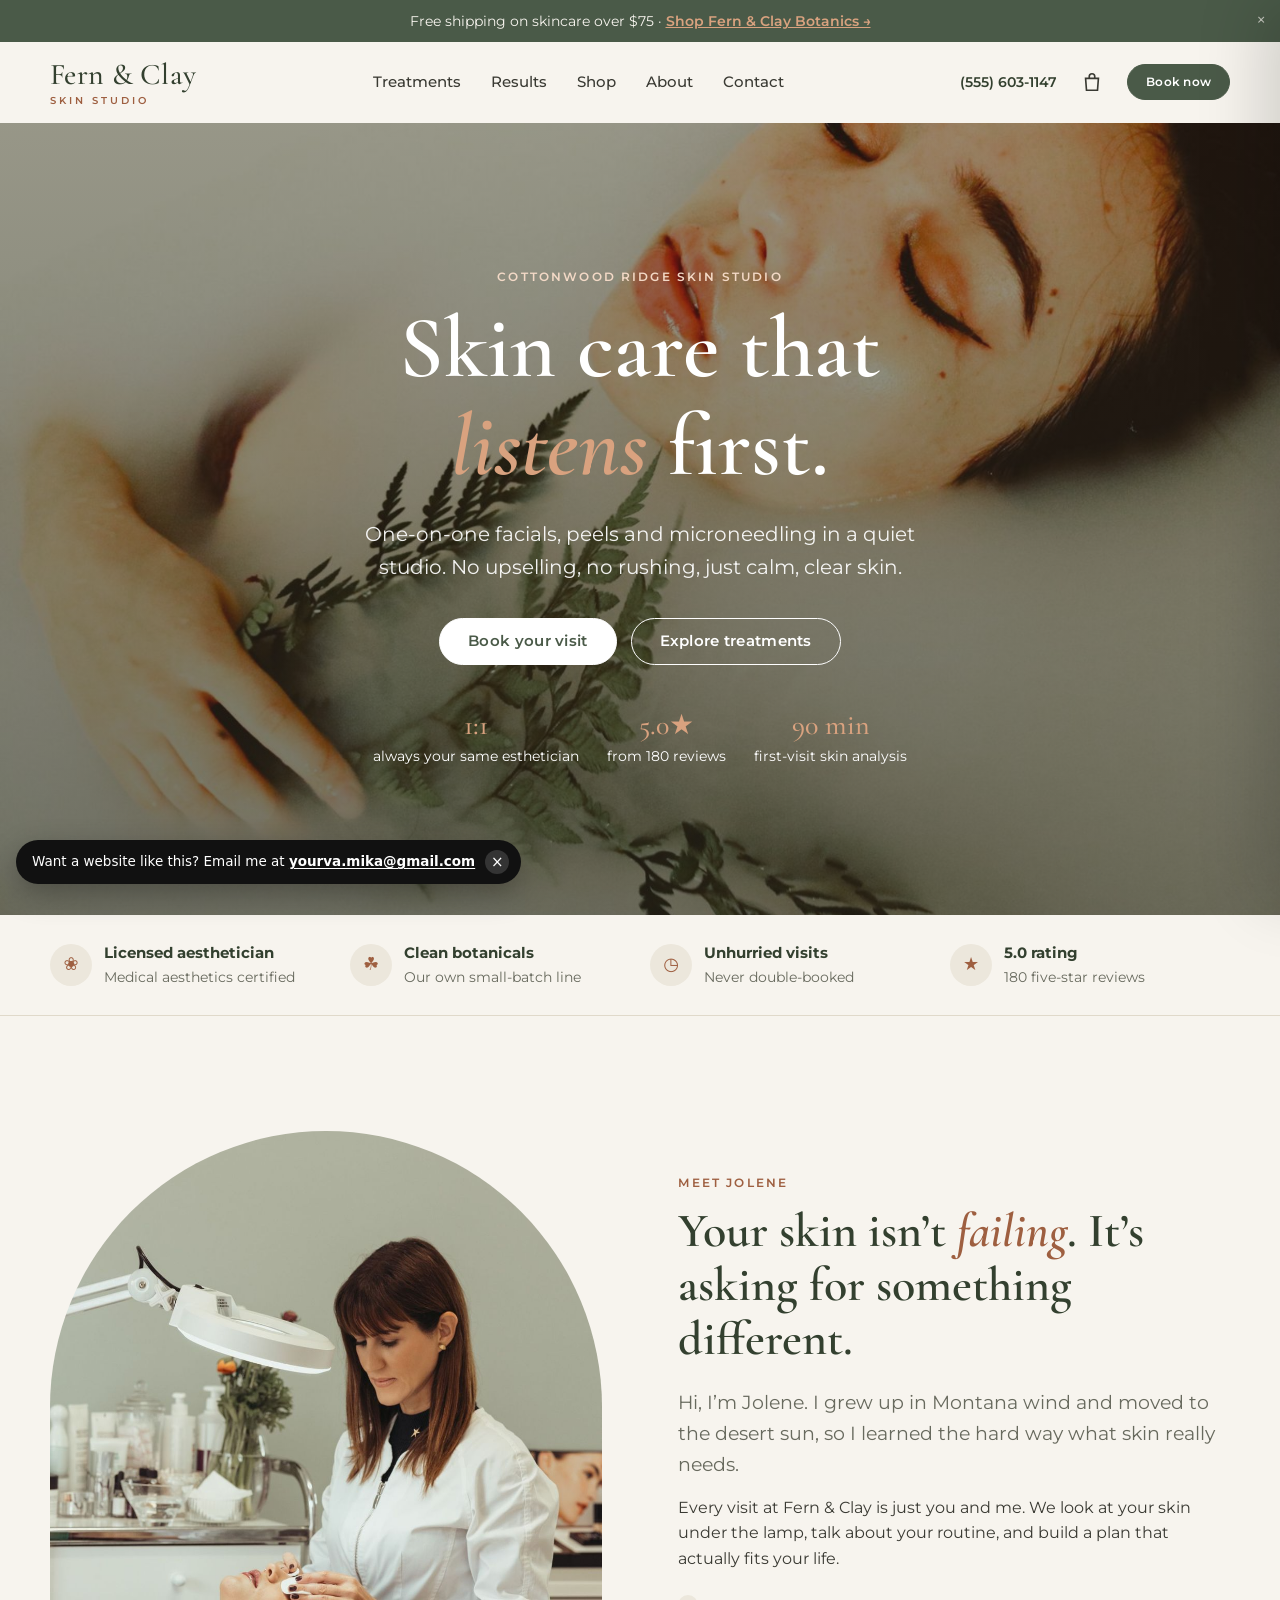
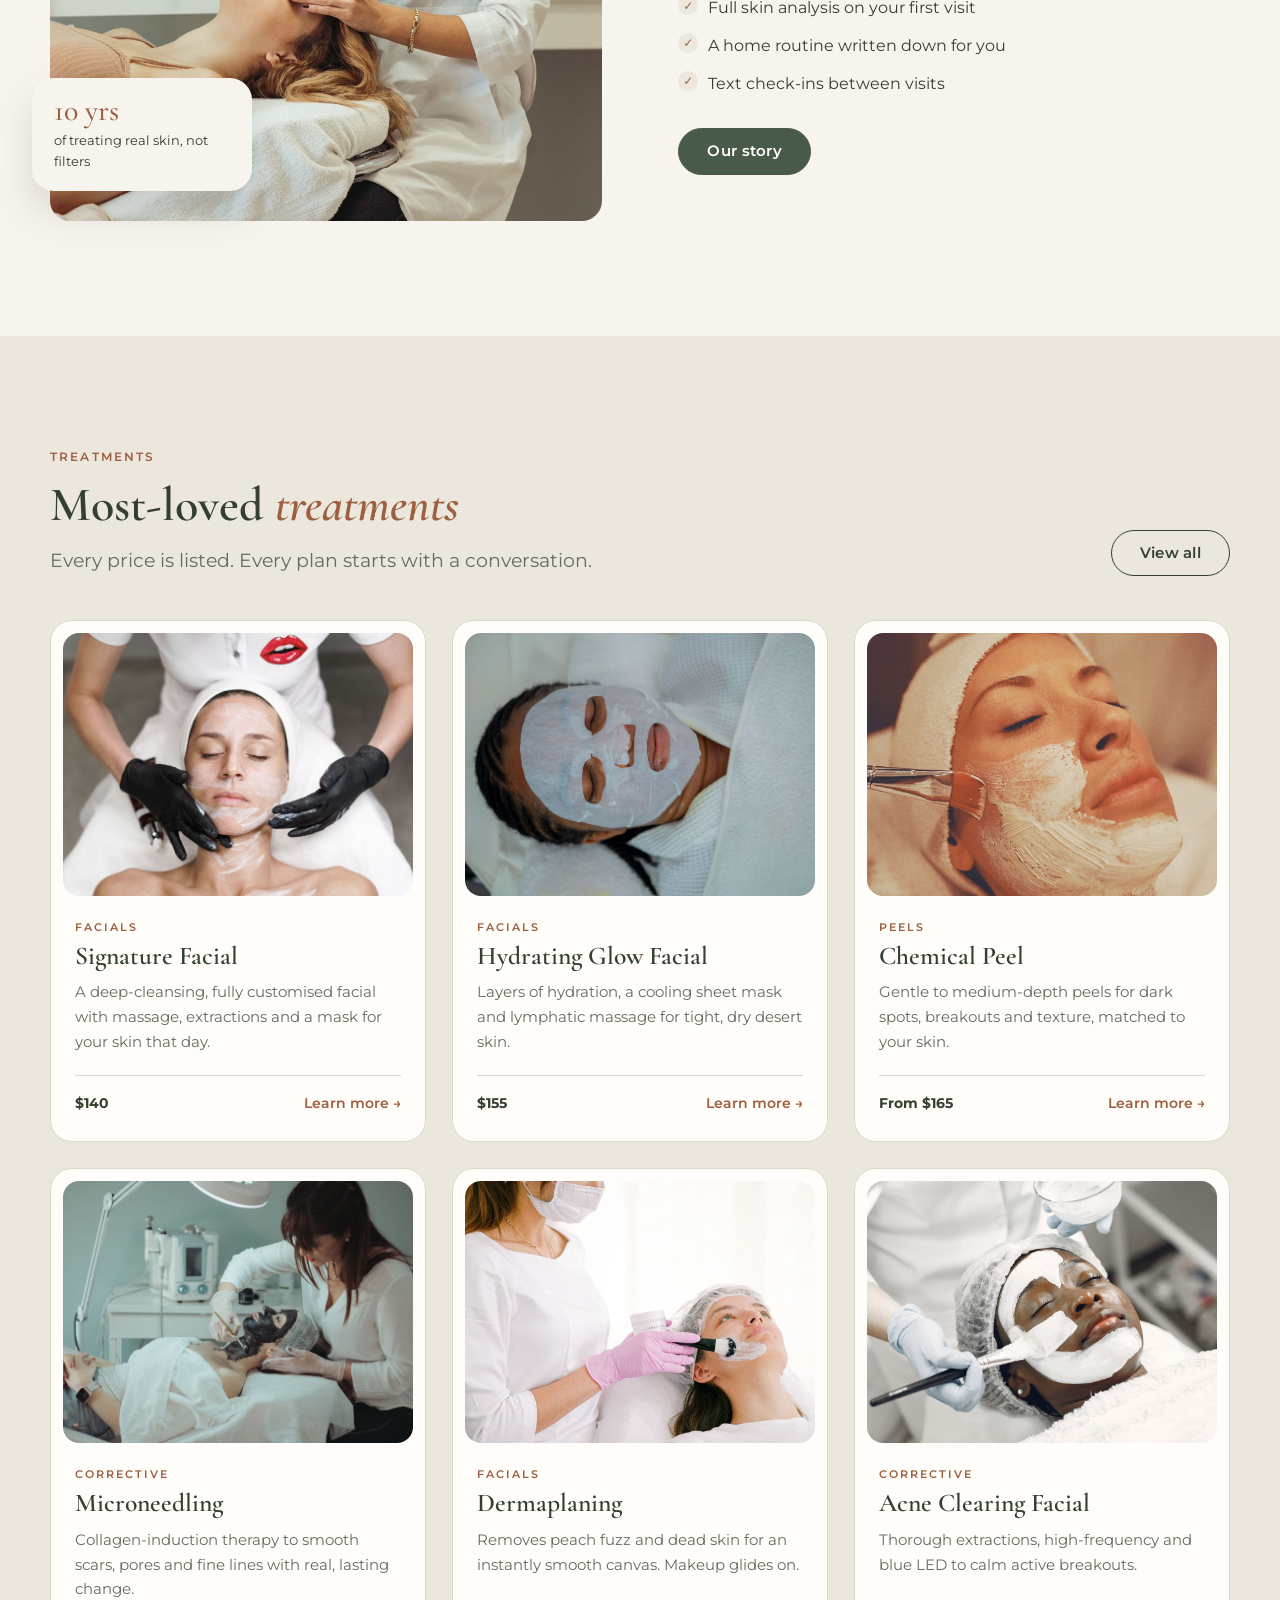
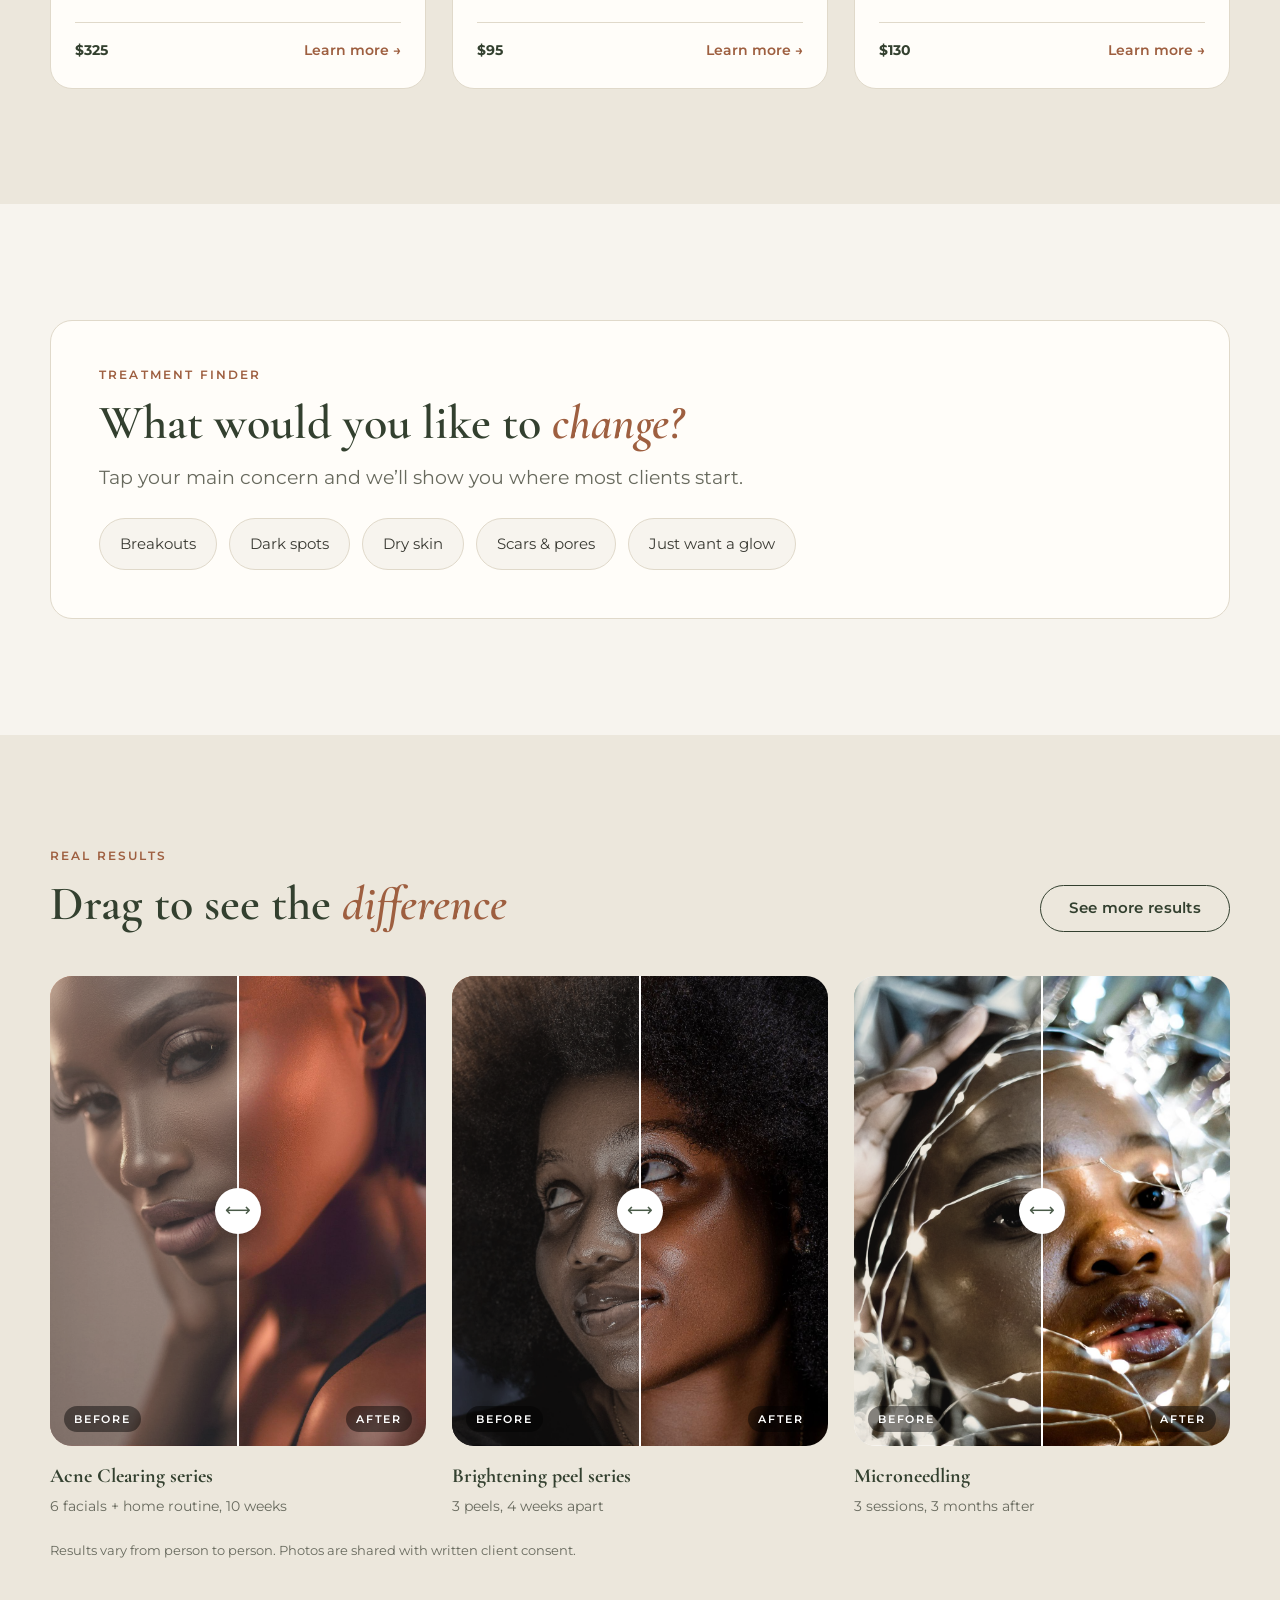
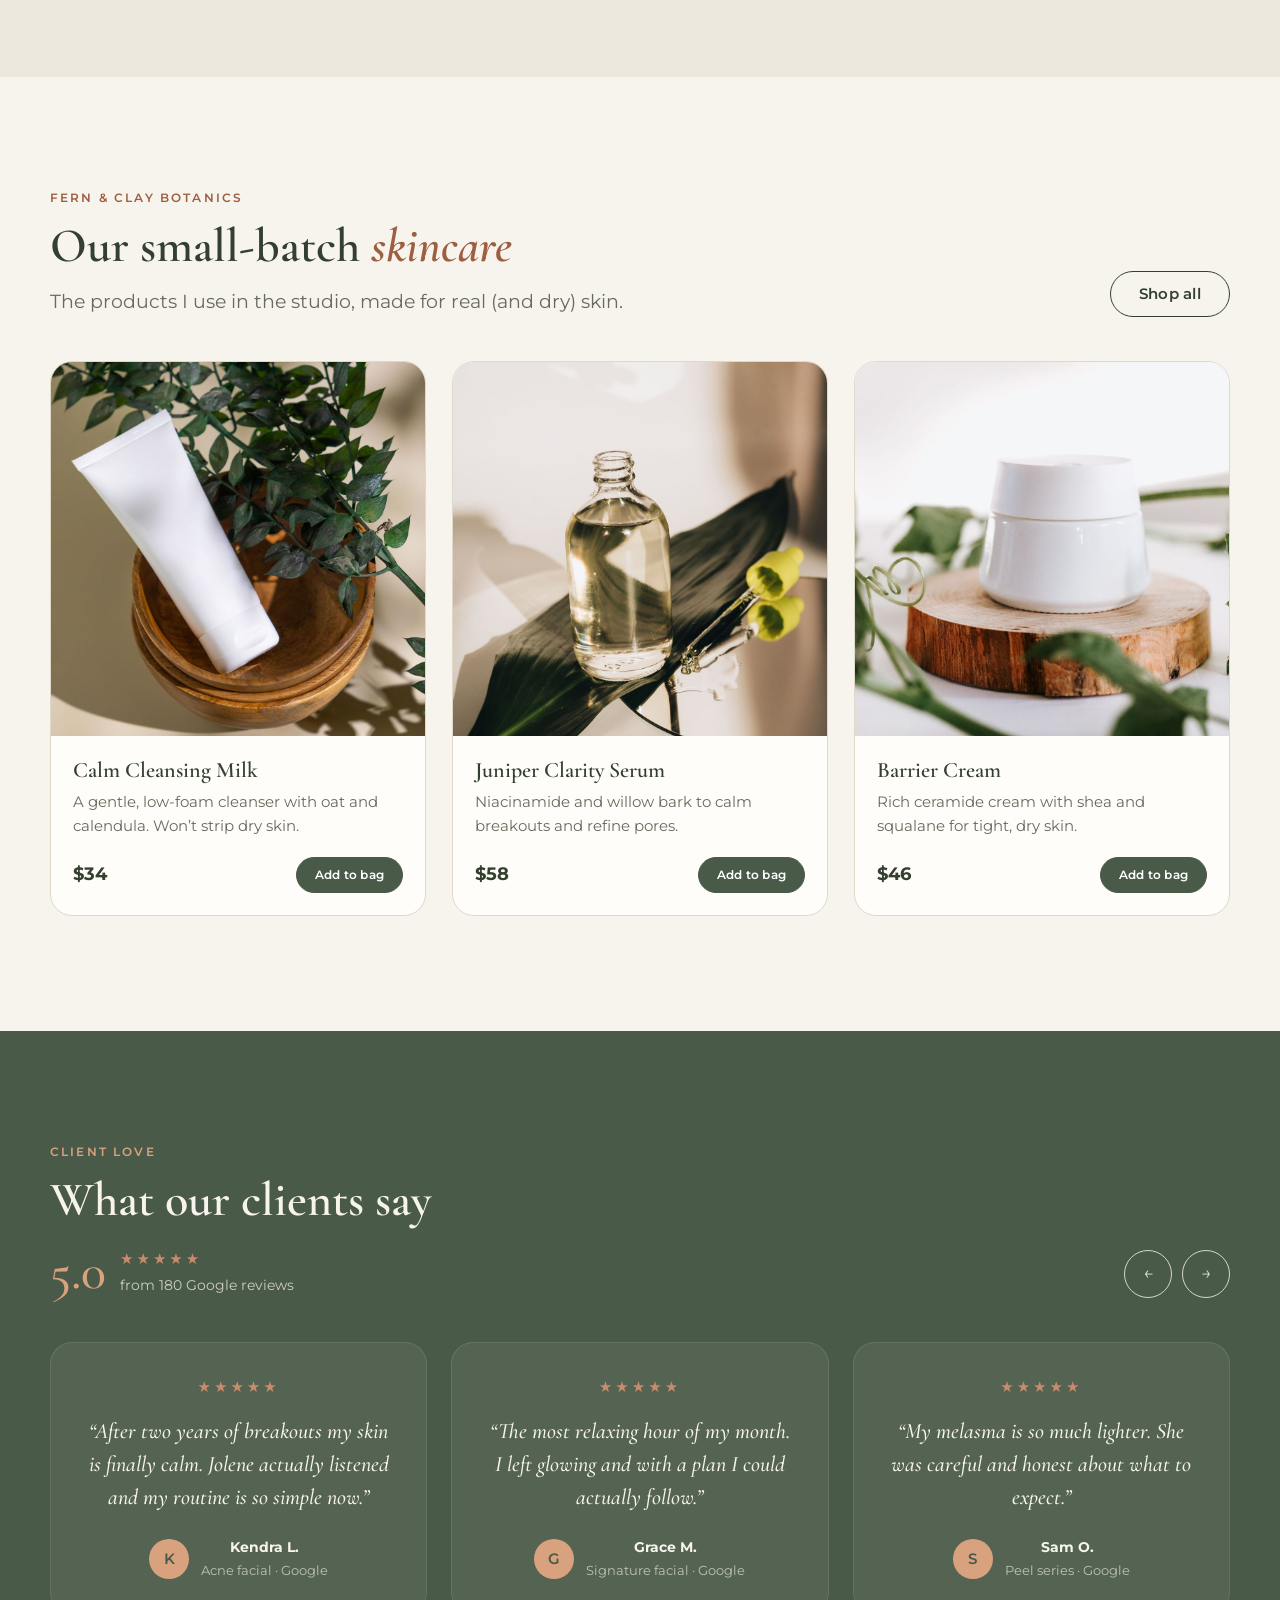
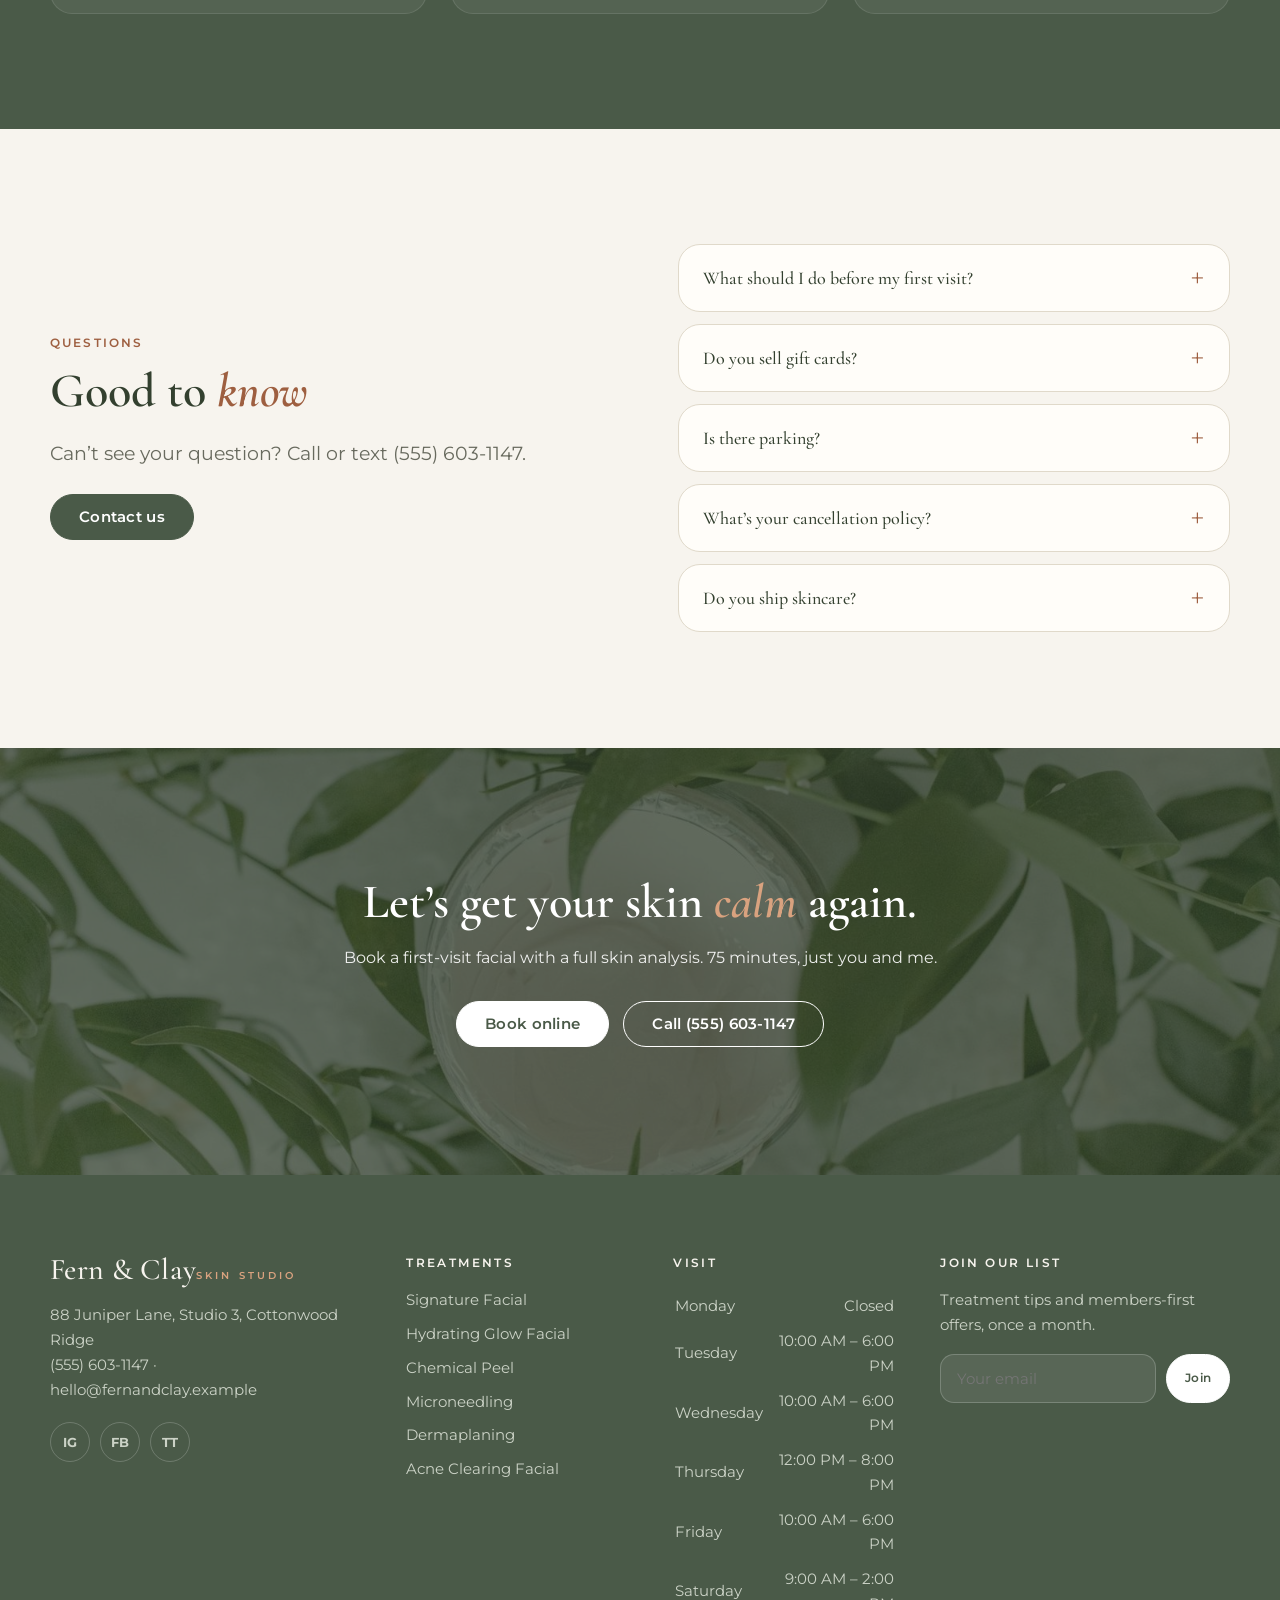
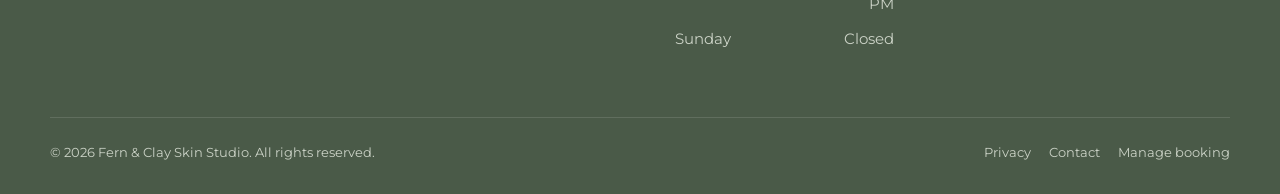
<file: index.html>
<!doctype html><html lang="en"><head><meta charset="utf-8"><meta name="viewport" content="width=device-width,initial-scale=1">
<title>Facials, Peels &amp; Microneedling in Cottonwood Ridge | Fern &amp; Clay Skin Studio</title><meta name="robots" content="noindex, nofollow"><meta name="description" content="A calm, one-on-one skin studio in Cottonwood Ridge. Results-driven facials, peels and microneedling with a licensed medical aesthetician, plus our own botanical skincare.">
<meta property="og:title" content="Facials, Peels &amp; Microneedling in Cottonwood Ridge | Fern &amp; Clay Skin Studio"><meta property="og:description" content="A calm, one-on-one skin studio in Cottonwood Ridge. Results-driven facials, peels and microneedling with a licensed medical aesthetician, plus our own botanical skincare."><meta property="og:image" content="img/1412955.jpg">
<link rel="icon" href="data:image/svg+xml,<svg xmlns='http://www.w3.org/2000/svg' viewBox='0 0 64 64'><circle cx='32' cy='32' r='32' fill='%234A5A48'/><text x='32' y='43' font-size='30' text-anchor='middle' fill='white' font-family='Georgia'>F</text></svg>">
<link rel="preconnect" href="https://fonts.googleapis.com"><link rel="preconnect" href="https://fonts.gstatic.com" crossorigin>
<link href="https://fonts.googleapis.com/css2?family=Cormorant+Garamond:ital,wght@0,500;0,600;1,500;1,600&family=Montserrat:wght@400;500;600;700&display=swap" rel="stylesheet">
<link rel="stylesheet" href="css/style.css">
<script type="application/ld+json">{"@context": "https://schema.org", "@type": "MedicalBusiness", "name": "Fern & Clay Skin Studio", "telephone": "(555) 603-1147", "email": "hello@fernandclay.example", "address": "88 Juniper Lane, Studio 3, Cottonwood Ridge", "url": "index.html"}</script>
</head><body>
<div class="announce">Free shipping on skincare over $75 · <a href="shop.html">Shop Fern & Clay Botanics →</a><button aria-label="Close announcement">×</button></div>
<header class="site-header"><div class="wrap"><a class="logo" href="index.html"><b>Fern &amp; Clay</b><small>Skin Studio</small></a>
<nav class="nav" aria-label="Main"><a href="treatments.html">Treatments</a><a href="results.html">Results</a><a href="shop.html">Shop</a><a href="about.html">About</a><a href="contact.html">Contact</a></nav>
<div class="hdr-cta"><a class="tel" href="tel:5556031147">(555) 603-1147</a><button class="cart-btn cart-toggle" aria-label="Open bag"><svg width="22" height="22" viewBox="0 0 24 24" fill="none" stroke="currentColor" stroke-width="1.8"><path d="M5 8h14l-1 13H6L5 8z"/><path d="M9 8V6a3 3 0 0 1 6 0v2"/></svg><span class="cart-count" hidden>0</span></button><a class="btn sm" href="book.html">Book now</a><button class="burger" aria-label="Menu"><i></i><i></i><i></i></button></div></div></header>
<nav class="mobile-nav" aria-label="Mobile"><a href="treatments.html">Treatments</a><a href="results.html">Results</a><a href="shop.html">Shop</a><a href="about.html">About</a><a href="contact.html">Contact</a><a href="book.html">Manage booking</a><a class="btn" href="book.html">Book now</a><p class="muted" style="margin-top:18px">(555) 603-1147<br>88 Juniper Lane, Studio 3, Cottonwood Ridge</p></nav>
<main><section class="hero"><img src="img/1412955.jpg" alt="Treatment at Fern &amp; Clay Skin Studio"><div class="wrap"><span class="eyebrow" style="color:var(--accent)">Cottonwood Ridge skin studio</span>
<h1>Skin care that <em>listens</em> first.</h1><p>One-on-one facials, peels and microneedling in a quiet studio. No upselling, no rushing, just calm, clear skin.</p><div class="btns"><a class="btn light" href="book.html">Book your visit</a><a class="btn ghost" href="treatments.html">Explore treatments</a></div><div class="proof"><div><b>1:1</b>always your same esthetician</div><div><b>5.0★</b>from 180 reviews</div><div><b>90 min</b>first-visit skin analysis</div></div></div></section><section class="trust"><div class="wrap"><div><i>❀</i><span><b>Licensed aesthetician</b>Medical aesthetics certified</span></div><div><i>☘</i><span><b>Clean botanicals</b>Our own small-batch line</span></div><div><i>◷</i><span><b>Unhurried visits</b>Never double-booked</span></div><div><i>★</i><span><b>5.0 rating</b>180 five-star reviews</span></div></div></section><section class="section"><div class="wrap split"><div class="ph reveal"><img src="img/16120490.jpg" alt="Inside Fern &amp; Clay Skin Studio" loading="lazy"><div class="tag"><b>10 yrs</b>of treating real skin, not filters</div></div>
<div class="reveal"><span class="eyebrow">Meet Jolene</span><h2>Your skin isn’t <em>failing</em>. It’s asking for something different.</h2><p class="lead">Hi, I’m Jolene. I grew up in Montana wind and moved to the desert sun, so I learned the hard way what skin really needs.</p><p>Every visit at Fern &amp; Clay is just you and me. We look at your skin under the lamp, talk about your routine, and build a plan that actually fits your life.</p>
<ul class="checks"><li>Full skin analysis on your first visit</li><li>A home routine written down for you</li><li>Text check-ins between visits</li></ul><a class="btn" href="about.html">Our story</a></div></div></section>
<section class="section alt"><div class="wrap"><div class="head"><div><span class="eyebrow">Treatments</span><h2>Most-loved <em>treatments</em></h2><p class="lead">Every price is listed. Every plan starts with a conversation.</p></div><a class="btn ghost" href="treatments.html">View all</a></div><div class="tgrid"><a class="tcard reveal" href="treatments/signature-facial.html" data-cat="facials"><div class="im"><img src="img/12115040.jpg" alt="Signature Facial" loading="lazy"></div>
<div class="bd"><span class="cat">Facials</span><h3>Signature Facial</h3><p>A deep-cleansing, fully customised facial with massage, extractions and a mask for your skin that day.</p><div class="meta"><b>$140</b><span>Learn more →</span></div></div></a><a class="tcard reveal" href="treatments/hydrating-glow.html" data-cat="facials"><div class="im"><img src="img/36436447.jpg" alt="Hydrating Glow Facial" loading="lazy"></div>
<div class="bd"><span class="cat">Facials</span><h3>Hydrating Glow Facial</h3><p>Layers of hydration, a cooling sheet mask and lymphatic massage for tight, dry desert skin.</p><div class="meta"><b>$155</b><span>Learn more →</span></div></div></a><a class="tcard reveal" href="treatments/chemical-peel.html" data-cat="peels"><div class="im"><img src="img/37229299.jpg" alt="Chemical Peel" loading="lazy"></div>
<div class="bd"><span class="cat">Peels</span><h3>Chemical Peel</h3><p>Gentle to medium-depth peels for dark spots, breakouts and texture, matched to your skin.</p><div class="meta"><b>From $165</b><span>Learn more →</span></div></div></a><a class="tcard reveal" href="treatments/microneedling.html" data-cat="corrective"><div class="im"><img src="img/34117244.jpg" alt="Microneedling" loading="lazy"></div>
<div class="bd"><span class="cat">Corrective</span><h3>Microneedling</h3><p>Collagen-induction therapy to smooth scars, pores and fine lines with real, lasting change.</p><div class="meta"><b>$325</b><span>Learn more →</span></div></div></a><a class="tcard reveal" href="treatments/dermaplaning.html" data-cat="facials"><div class="im"><img src="img/4586718.jpg" alt="Dermaplaning" loading="lazy"></div>
<div class="bd"><span class="cat">Facials</span><h3>Dermaplaning</h3><p>Removes peach fuzz and dead skin for an instantly smooth canvas. Makeup glides on.</p><div class="meta"><b>$95</b><span>Learn more →</span></div></div></a><a class="tcard reveal" href="treatments/acne-facial.html" data-cat="corrective"><div class="im"><img src="img/7446689.jpg" alt="Acne Clearing Facial" loading="lazy"></div>
<div class="bd"><span class="cat">Corrective</span><h3>Acne Clearing Facial</h3><p>Thorough extractions, high-frequency and blue LED to calm active breakouts.</p><div class="meta"><b>$130</b><span>Learn more →</span></div></div></a></div></div></section>
<section class="section"><div class="wrap"><div id="finder" class="reveal"><span class="eyebrow">Treatment finder</span><h2>What would you like to <em>change?</em></h2>
<p class="lead" style="margin-top:12px">Tap your main concern and we’ll show you where most clients start.</p><div class="concerns"><button class="concern" data-c="Breakouts">Breakouts</button><button class="concern" data-c="Dark spots">Dark spots</button><button class="concern" data-c="Dry skin">Dry skin</button><button class="concern" data-c="Scars &amp; pores">Scars &amp; pores</button><button class="concern" data-c="Just want a glow">Just want a glow</button></div><div class="finder-out" aria-live="polite"></div></div></div></section>
<section class="section alt"><div class="wrap"><div class="head"><div><span class="eyebrow">Real results</span><h2>Drag to see the <em>difference</em></h2></div><a class="btn ghost" href="results.html">See more results</a></div><div class="bagrid"><div class="reveal"><div class="ba"><img src="img/19161929.jpg" alt="After" loading="lazy"><img class="before" src="img/19161929.jpg" alt="Before" loading="lazy"><div class="bar"></div><span class="lb l">Before</span><span class="lb r">After</span><input type="range" min="0" max="100" value="50" aria-label="Drag to compare before and after"></div><div class="bacap"><b>Acne Clearing series</b><span>6 facials + home routine, 10 weeks</span></div></div><div class="reveal"><div class="ba"><img src="img/38169306.jpg" alt="After" loading="lazy"><img class="before" src="img/38169306.jpg" alt="Before" loading="lazy"><div class="bar"></div><span class="lb l">Before</span><span class="lb r">After</span><input type="range" min="0" max="100" value="50" aria-label="Drag to compare before and after"></div><div class="bacap"><b>Brightening peel series</b><span>3 peels, 4 weeks apart</span></div></div><div class="reveal"><div class="ba"><img src="img/22845764.jpg" alt="After" loading="lazy"><img class="before" src="img/22845764.jpg" alt="Before" loading="lazy"><div class="bar"></div><span class="lb l">Before</span><span class="lb r">After</span><input type="range" min="0" max="100" value="50" aria-label="Drag to compare before and after"></div><div class="bacap"><b>Microneedling</b><span>3 sessions, 3 months after</span></div></div></div>
<p class="consent">Results vary from person to person. Photos are shared with written client consent.</p></div></section>
<section class="section"><div class="wrap"><div class="head"><div><span class="eyebrow">Fern & Clay Botanics</span><h2>Our small-batch <em>skincare</em></h2><p class="lead">The products I use in the studio, made for real (and dry) skin.</p></div><a class="btn ghost" href="shop.html">Shop all</a></div>
<div class="pgrid"><div class="prod reveal"><div class="im"><img src="img/11417936.jpg" alt="Calm Cleansing Milk" loading="lazy"></div><div class="bd"><h3>Calm Cleansing Milk</h3><p>A gentle, low-foam cleanser with oat and calendula. Won’t strip dry skin.</p>
<div class="row"><b>$34</b><button class="btn sm" data-add="cleanser">Add to bag</button></div></div></div><div class="prod reveal"><div class="im"><img src="img/7796375.jpg" alt="Juniper Clarity Serum" loading="lazy"></div><div class="bd"><h3>Juniper Clarity Serum</h3><p>Niacinamide and willow bark to calm breakouts and refine pores.</p>
<div class="row"><b>$58</b><button class="btn sm" data-add="serum">Add to bag</button></div></div></div><div class="prod reveal"><div class="im"><img src="img/8489916.jpg" alt="Barrier Cream" loading="lazy"></div><div class="bd"><h3>Barrier Cream</h3><p>Rich ceramide cream with shea and squalane for tight, dry skin.</p>
<div class="row"><b>$46</b><button class="btn sm" data-add="cream">Add to bag</button></div></div></div></div></div></section><section class="section dark"><div class="wrap"><div class="head"><div><span class="eyebrow">Client love</span><h2>What our clients say</h2>
<div class="rating" style="margin-top:18px"><b>5.0</b><div><span class="stars" aria-label="5 stars">★★★★★</span><br><span style="opacity:.75;font-size:14px">from 180 Google reviews</span></div></div></div>
<div class="cnav carousel-nav"><button class="prev" aria-label="Previous">←</button><button class="next" aria-label="Next">→</button></div></div>
<div class="carousel" style="margin:0 -12px"><div class="track"><div class="slide"><div class="review"><span class="stars" aria-label="5 stars">★★★★★</span><p>“After two years of breakouts my skin is finally calm. Jolene actually listened and my routine is so simple now.”</p><div class="who"><i>K</i><div><b>Kendra L.</b><span>Acne facial · Google</span></div></div></div></div><div class="slide"><div class="review"><span class="stars" aria-label="5 stars">★★★★★</span><p>“The most relaxing hour of my month. I left glowing and with a plan I could actually follow.”</p><div class="who"><i>G</i><div><b>Grace M.</b><span>Signature facial · Google</span></div></div></div></div><div class="slide"><div class="review"><span class="stars" aria-label="5 stars">★★★★★</span><p>“My melasma is so much lighter. She was careful and honest about what to expect.”</p><div class="who"><i>S</i><div><b>Sam O.</b><span>Peel series · Google</span></div></div></div></div><div class="slide"><div class="review"><span class="stars" aria-label="5 stars">★★★★★</span><p>“Three sessions in and my acne scars are noticeably softer. Worth every penny.”</p><div class="who"><i>B</i><div><b>Bree W.</b><span>Microneedling · Google</span></div></div></div></div><div class="slide"><div class="review"><span class="stars" aria-label="5 stars">★★★★★</span><p>“The Barrier Cream saved my skin this winter. I’ve converted my whole family.”</p><div class="who"><i>N</i><div><b>Nadia F.</b><span>Skincare line · Google</span></div></div></div></div><div class="slide"><div class="review"><span class="stars" aria-label="5 stars">★★★★★</span><p>“My makeup has never looked this smooth. Booking monthly forever.”</p><div class="who"><i>H</i><div><b>Holly D.</b><span>Dermaplaning · Google</span></div></div></div></div></div></div></div></section>
<section class="section"><div class="wrap split"><div class="reveal"><span class="eyebrow">Questions</span><h2>Good to <em>know</em></h2><p class="lead">Can’t see your question? Call or text (555) 603-1147.</p><a class="btn" href="contact.html" style="margin-top:24px">Contact us</a></div><div class="reveal"><div class="faq"><details><summary>What should I do before my first visit?</summary><p>Come with a clean face if you can, and bring a list (or photos) of the products you use.</p></details><details><summary>Do you sell gift cards?</summary><p>Yes, digital gift cards from $50 are in the shop and arrive by email.</p></details><details><summary>Is there parking?</summary><p>Yes, free parking right outside the studio on Juniper Lane.</p></details><details><summary>What’s your cancellation policy?</summary><p>48 hours’ notice please. It’s a one-on-one studio, so a no-show is an empty hour.</p></details><details><summary>Do you ship skincare?</summary><p>Yes, flat $8 shipping or free over $75. Local pickup is always free.</p></details></div></div></div></section>
<section class="cta"><img src="img/6690235.jpg" alt="" loading="lazy"><div class="wrap"><h2>Let’s get your skin <em>calm</em> again.</h2><p>Book a first-visit facial with a full skin analysis. 75 minutes, just you and me.</p>
<div class="btns"><a class="btn light" href="book.html">Book online</a><a class="btn ghost" href="tel:5556031147">Call (555) 603-1147</a></div></div></section></main>
<footer class="site-footer"><div class="wrap"><div class="cols">
<div><a class="logo" href="index.html"><b>Fern &amp; Clay</b><small>Skin Studio</small></a><p style="margin-top:18px">88 Juniper Lane, Studio 3, Cottonwood Ridge<br><a href="tel:5556031147" style="display:inline">(555) 603-1147</a> · <a href="mailto:hello@fernandclay.example" style="display:inline">hello@fernandclay.example</a></p>
<div class="social"><a href="#" aria-label="Instagram">IG</a><a href="#" aria-label="Facebook">FB</a><a href="#" aria-label="TikTok">TT</a></div></div>
<div><h4>Treatments</h4><a href="treatments/signature-facial.html">Signature Facial</a><a href="treatments/hydrating-glow.html">Hydrating Glow Facial</a><a href="treatments/chemical-peel.html">Chemical Peel</a><a href="treatments/microneedling.html">Microneedling</a><a href="treatments/dermaplaning.html">Dermaplaning</a><a href="treatments/acne-facial.html">Acne Clearing Facial</a></div>
<div><h4>Visit</h4><table class="hours"><tr><td>Monday</td><td>Closed</td></tr><tr><td>Tuesday</td><td>10:00 AM – 6:00 PM</td></tr><tr><td>Wednesday</td><td>10:00 AM – 6:00 PM</td></tr><tr><td>Thursday</td><td>12:00 PM – 8:00 PM</td></tr><tr><td>Friday</td><td>10:00 AM – 6:00 PM</td></tr><tr><td>Saturday</td><td>9:00 AM – 2:00 PM</td></tr><tr><td>Sunday</td><td>Closed</td></tr></table></div>
<div><h4>Join our list</h4><p>Treatment tips and members-first offers, once a month.</p>
<form class="newsletter" data-form="newsletter" data-thanks="You’re on the list. Welcome!" novalidate><div class="field"><input type="email" name="email" placeholder="Your email" required aria-label="Email"></div><button class="btn sm light">Join</button></form></div>
</div><div class="base"><span>© 2026 Fern &amp; Clay Skin Studio. All rights reserved.</span><span><a href="privacy.html">Privacy</a><a href="contact.html">Contact</a><a href="book.html">Manage booking</a></span></div></div></footer>
<a class="btn mobile-book" href="book.html">Book now</a>
<div id="offer-pop" role="dialog" aria-modal="true" aria-label="New client offer"><div class="pop-bg"></div><div class="pop"><img src="img/7038196.jpg" alt="" loading=lazy><div class="in"><button class="pop-close" aria-label="Close">×</button>
<div class="pop-form"><span class="eyebrow">New client offer</span><h3>Join the studio list</h3><p class="offer">15% off your first facial, plus skin tips once a month.</p>
<form class="form" novalidate><div class="field"><label for="f-name">First name *</label><input type="text" name="name" id="f-name" autocomplete="given-name" placeholder="" required><span class="msg">This field is required.</span></div><div class="field"><label for="f-email">Email *</label><input type="email" name="email" id="f-email" autocomplete="email" placeholder="" required><span class="msg">Please enter a valid email.</span></div><div class="field"><label for="f-phone">Phone *</label><input type="tel" name="phone" id="f-phone" autocomplete="on" placeholder="" required><span class="msg">Please enter a 10-digit phone number.</span></div><button class="btn">Claim my offer</button></form>
<small>By signing up you agree to receive texts and emails. Reply STOP anytime.</small></div>
<div class="pop-done form-done" hidden><div class="ok">✓</div><h3>You’re in!</h3><p class="muted">Your offer is saved. We’ll text you within the hour to help you book.</p><a class="btn" href="book.html" style="margin-top:20px">Book now</a></div></div></div></div>
<div class="drawer-bg cart-toggle"></div><aside class="drawer" aria-label="Shopping bag"><header><h3>Your bag</h3><button class="cart-toggle" aria-label="Close" style="font-size:22px">×</button></header>
<div id="cart-items"></div><footer><div class="row"><span>Subtotal</span><b id="cart-sub">$0</b></div><div class="row"><span>Shipping</span><b id="cart-ship">Free</b></div>
<div class="row total"><span>Total</span><b id="cart-total">$0</b></div><a class="btn" id="cart-checkout" href="checkout.html">Checkout</a></footer></aside>
<script src="js/site-data.js"></script><script src="js/core.js" defer></script>
</body></html>
</file>
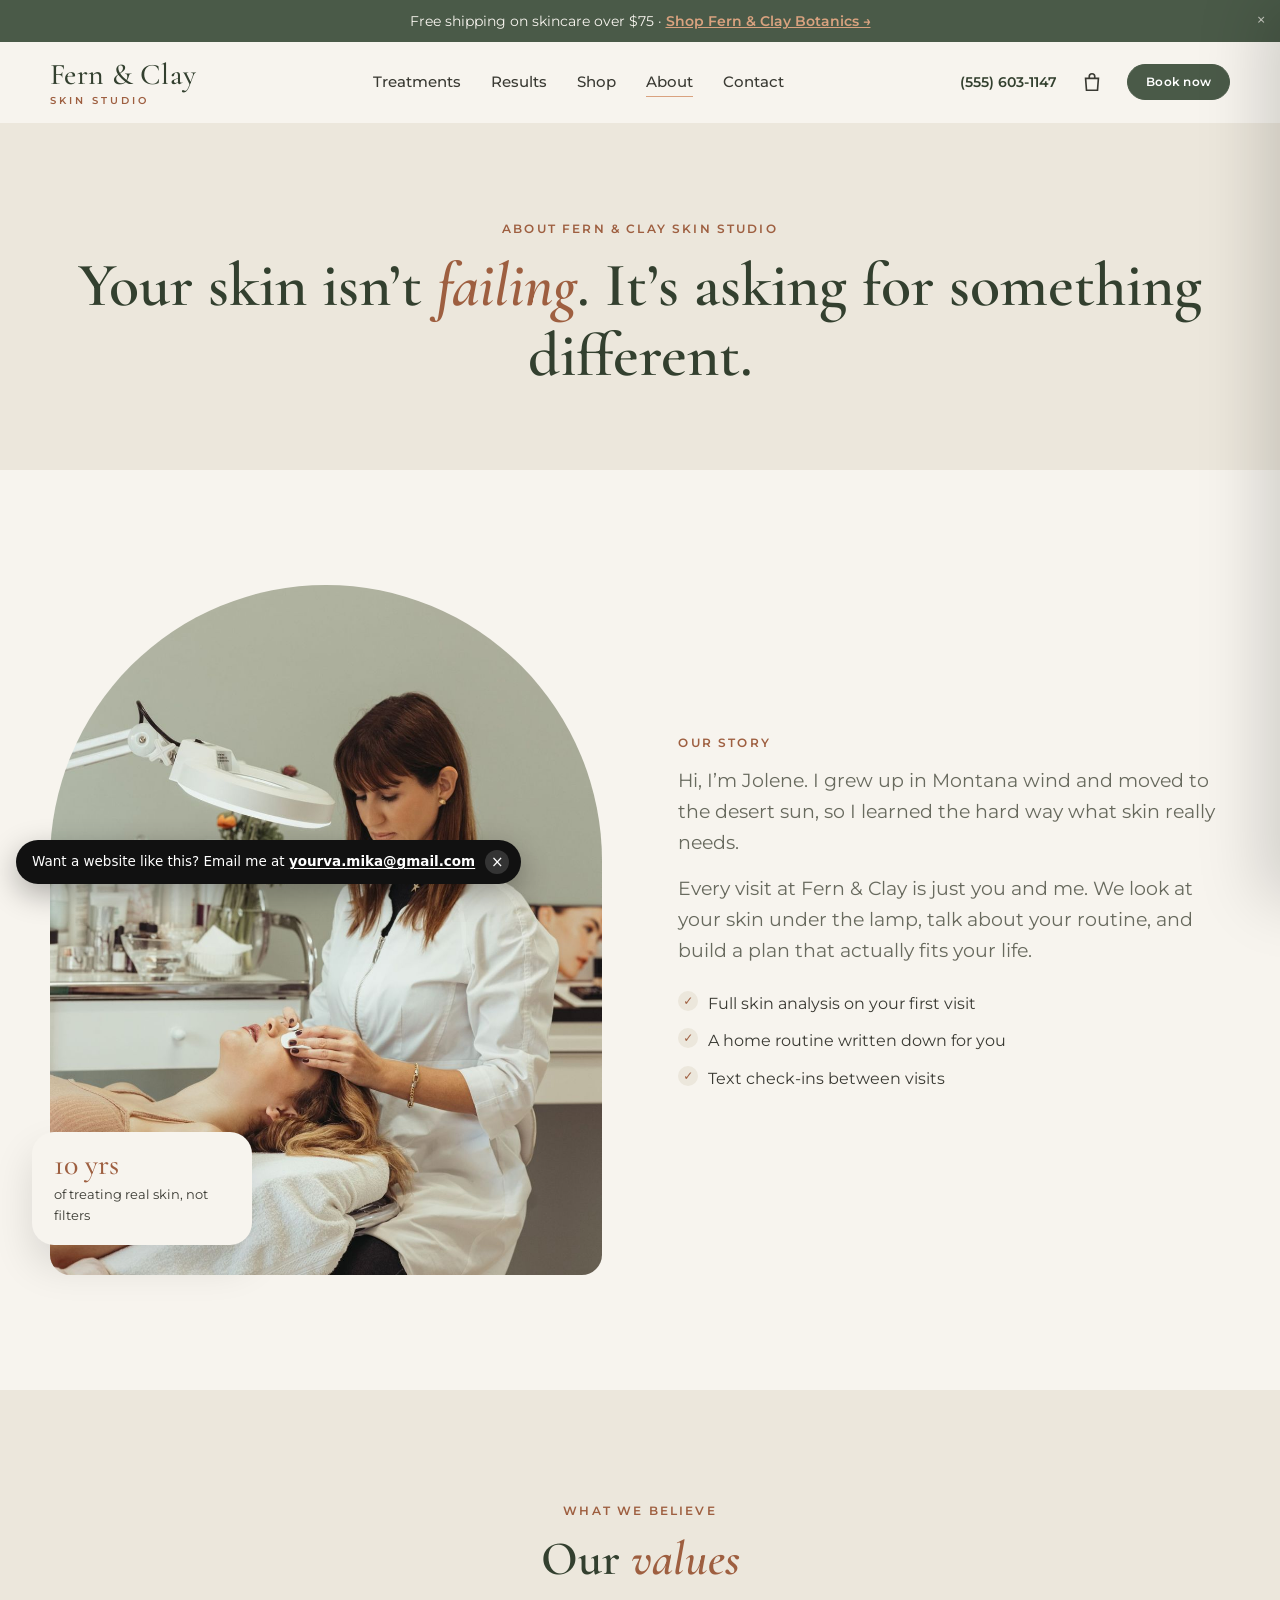
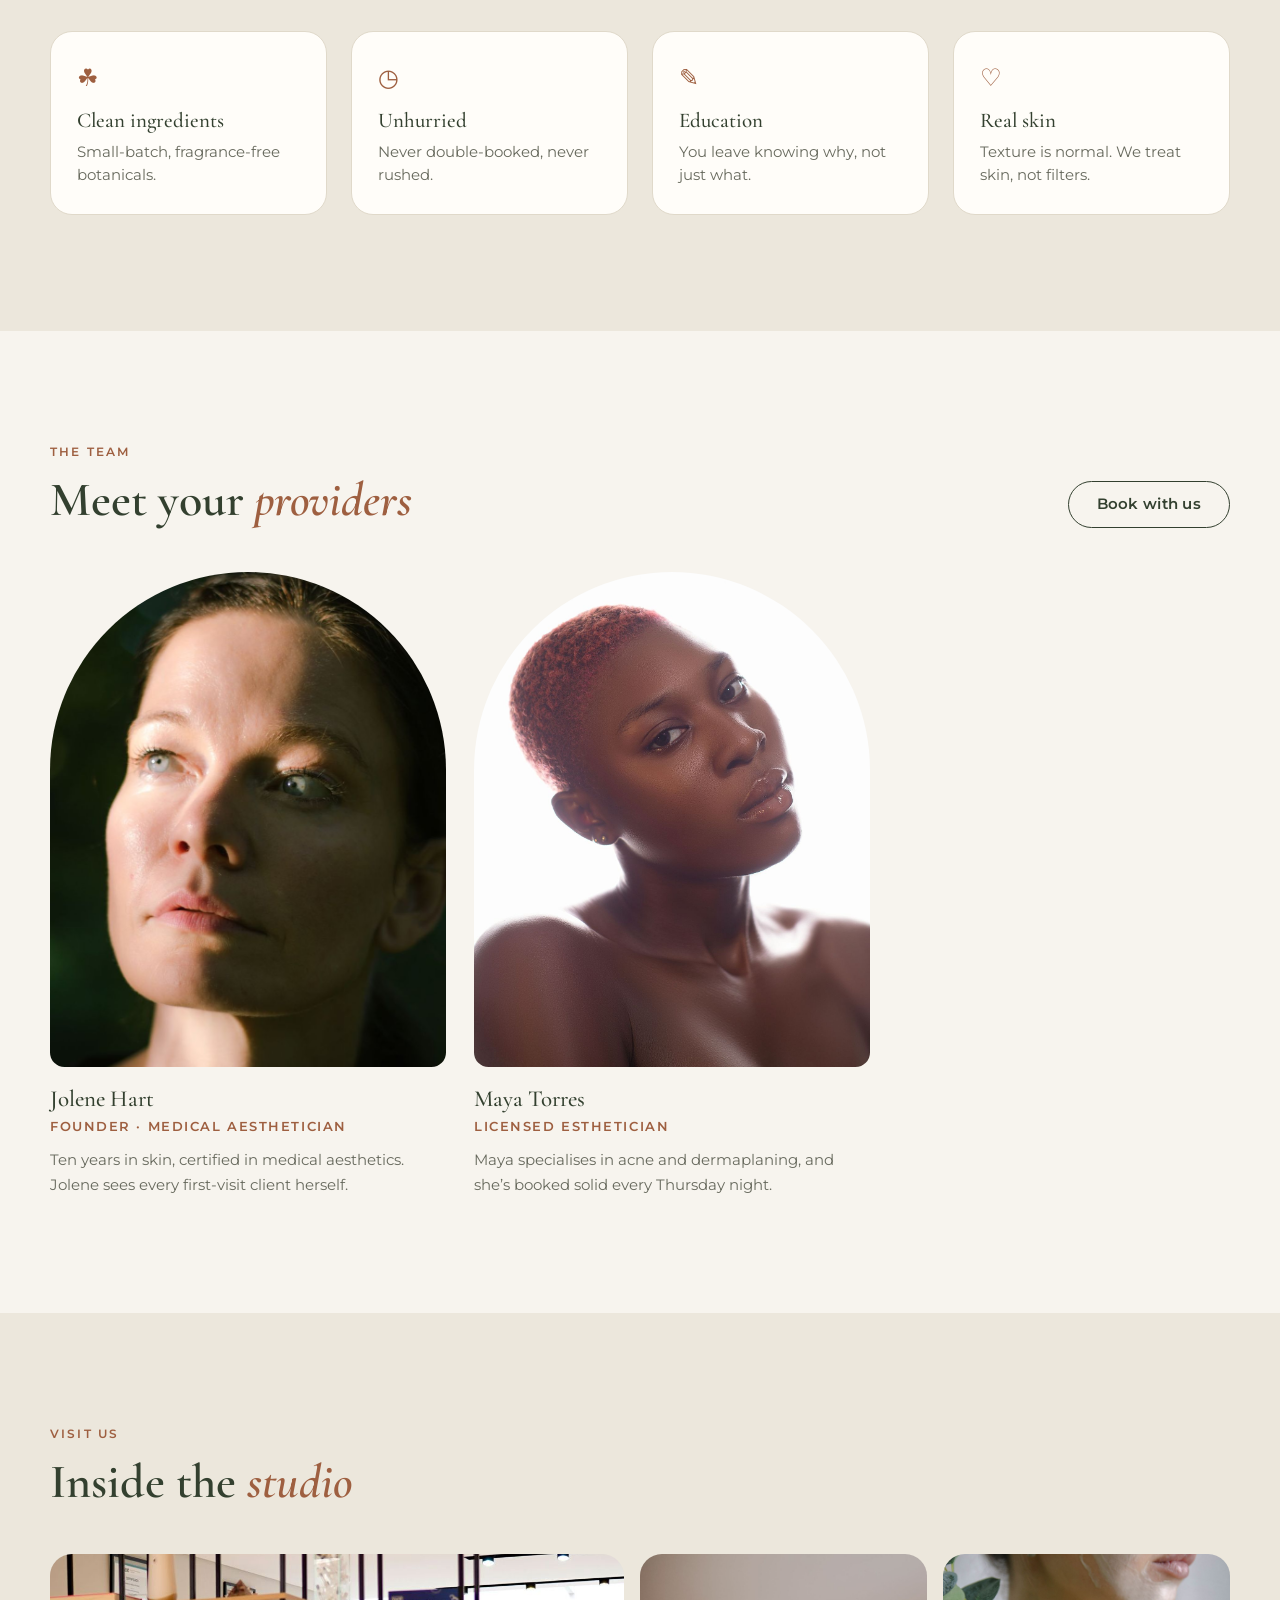
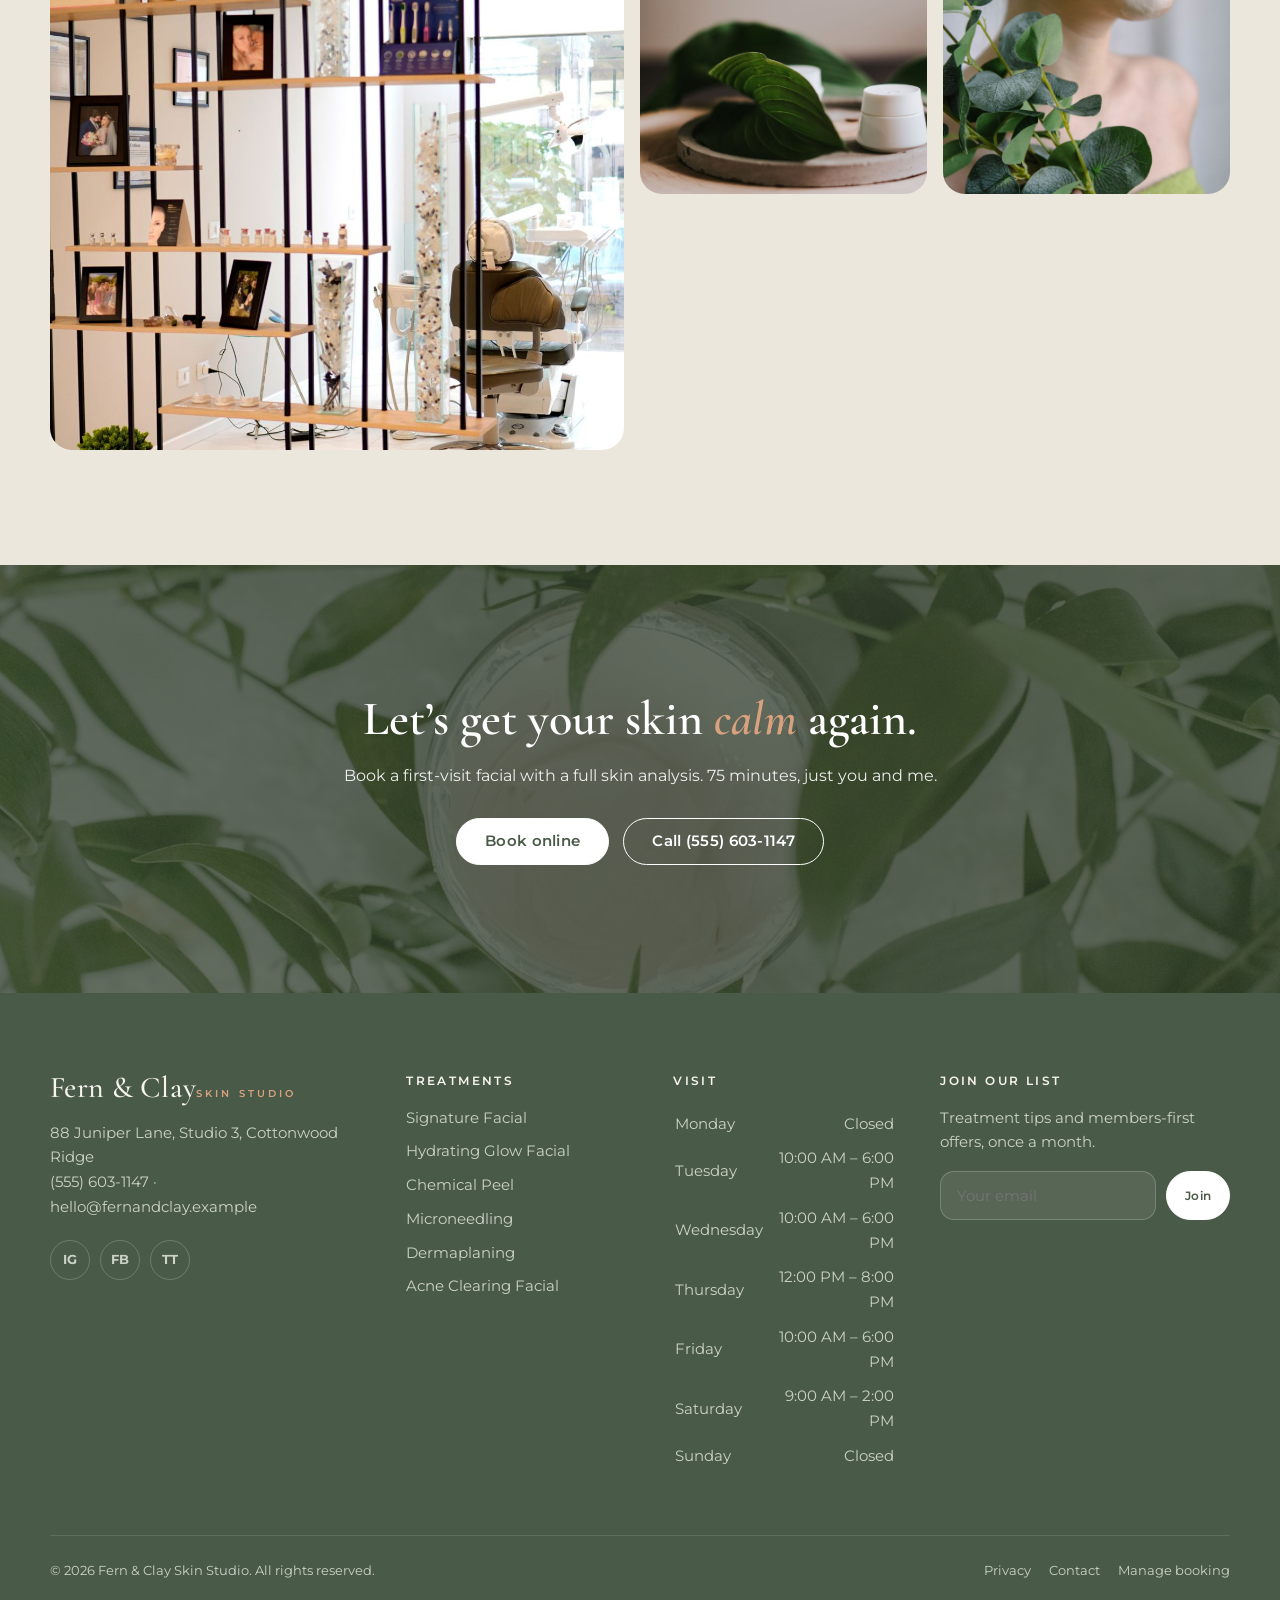
<file: about.html>
<!doctype html><html lang="en"><head><meta charset="utf-8"><meta name="viewport" content="width=device-width,initial-scale=1">
<title>About Us | Fern &amp; Clay Skin Studio</title><meta name="robots" content="noindex, nofollow"><meta name="description" content="Meet the team at Fern &amp; Clay Skin Studio in Cottonwood Ridge.">
<meta property="og:title" content="About Us | Fern &amp; Clay Skin Studio"><meta property="og:description" content="Meet the team at Fern &amp; Clay Skin Studio in Cottonwood Ridge."><meta property="og:image" content="img/1412955.jpg">
<link rel="icon" href="data:image/svg+xml,<svg xmlns='http://www.w3.org/2000/svg' viewBox='0 0 64 64'><circle cx='32' cy='32' r='32' fill='%234A5A48'/><text x='32' y='43' font-size='30' text-anchor='middle' fill='white' font-family='Georgia'>F</text></svg>">
<link rel="preconnect" href="https://fonts.googleapis.com"><link rel="preconnect" href="https://fonts.gstatic.com" crossorigin>
<link href="https://fonts.googleapis.com/css2?family=Cormorant+Garamond:ital,wght@0,500;0,600;1,500;1,600&family=Montserrat:wght@400;500;600;700&display=swap" rel="stylesheet">
<link rel="stylesheet" href="css/style.css">
<script type="application/ld+json">{"@context": "https://schema.org", "@type": "MedicalBusiness", "name": "Fern & Clay Skin Studio", "telephone": "(555) 603-1147", "email": "hello@fernandclay.example", "address": "88 Juniper Lane, Studio 3, Cottonwood Ridge", "url": "index.html"}</script>
</head><body>
<div class="announce">Free shipping on skincare over $75 · <a href="shop.html">Shop Fern & Clay Botanics →</a><button aria-label="Close announcement">×</button></div>
<header class="site-header"><div class="wrap"><a class="logo" href="index.html"><b>Fern &amp; Clay</b><small>Skin Studio</small></a>
<nav class="nav" aria-label="Main"><a href="treatments.html">Treatments</a><a href="results.html">Results</a><a href="shop.html">Shop</a><a href="about.html">About</a><a href="contact.html">Contact</a></nav>
<div class="hdr-cta"><a class="tel" href="tel:5556031147">(555) 603-1147</a><button class="cart-btn cart-toggle" aria-label="Open bag"><svg width="22" height="22" viewBox="0 0 24 24" fill="none" stroke="currentColor" stroke-width="1.8"><path d="M5 8h14l-1 13H6L5 8z"/><path d="M9 8V6a3 3 0 0 1 6 0v2"/></svg><span class="cart-count" hidden>0</span></button><a class="btn sm" href="book.html">Book now</a><button class="burger" aria-label="Menu"><i></i><i></i><i></i></button></div></div></header>
<nav class="mobile-nav" aria-label="Mobile"><a href="treatments.html">Treatments</a><a href="results.html">Results</a><a href="shop.html">Shop</a><a href="about.html">About</a><a href="contact.html">Contact</a><a href="book.html">Manage booking</a><a class="btn" href="book.html">Book now</a><p class="muted" style="margin-top:18px">(555) 603-1147<br>88 Juniper Lane, Studio 3, Cottonwood Ridge</p></nav>
<main><section class="page-hero"><div class="wrap"><span class=eyebrow>About Fern &amp; Clay Skin Studio</span><h1 style="font-size:clamp(38px,5vw,62px)">Your skin isn’t <em>failing</em>. It’s asking for something different.</h1><p class="lead"></p></div></section>
<section class="section"><div class="wrap split"><div class="ph reveal"><img src="img/16120490.jpg" alt="" loading="lazy"><div class="tag"><b>10 yrs</b>of treating real skin, not filters</div></div>
<div class="reveal"><span class="eyebrow">Our story</span><p class="lead" style="margin-bottom:14px">Hi, I’m Jolene. I grew up in Montana wind and moved to the desert sun, so I learned the hard way what skin really needs.</p><p class="lead" style="margin-bottom:14px">Every visit at Fern &amp; Clay is just you and me. We look at your skin under the lamp, talk about your routine, and build a plan that actually fits your life.</p><ul class="checks"><li>Full skin analysis on your first visit</li><li>A home routine written down for you</li><li>Text check-ins between visits</li></ul></div></div></section>
<section class="section alt"><div class="wrap"><div class="head center" style="display:block"><span class="eyebrow">What we believe</span><h2>Our <em>values</em></h2></div><div class="values"><div class="reveal"><i>☘</i><b>Clean ingredients</b><p>Small-batch, fragrance-free botanicals.</p></div><div class="reveal"><i>◷</i><b>Unhurried</b><p>Never double-booked, never rushed.</p></div><div class="reveal"><i>✎</i><b>Education</b><p>You leave knowing why, not just what.</p></div><div class="reveal"><i>♡</i><b>Real skin</b><p>Texture is normal. We treat skin, not filters.</p></div></div></div></section>
<section class="section"><div class="wrap"><div class="head"><div><span class="eyebrow">The team</span><h2>Meet your <em>providers</em></h2></div><a class="btn ghost" href="book.html">Book with us</a></div><div class="team" style="grid-template-columns:repeat(2,1fr);max-width:820px"><div class="member reveal"><img src="img/33991279.jpg" alt="Jolene Hart" loading="lazy"><b>Jolene Hart</b><span>Founder · Medical Aesthetician</span><p>Ten years in skin, certified in medical aesthetics. Jolene sees every first-visit client herself.</p></div><div class="member reveal"><img src="img/16658734.jpg" alt="Maya Torres" loading="lazy"><b>Maya Torres</b><span>Licensed Esthetician</span><p>Maya specialises in acne and dermaplaning, and she’s booked solid every Thursday night.</p></div></div></div></section>
<section class="section alt"><div class="wrap"><div class="head"><div><span class="eyebrow">Visit us</span><h2>Inside the <em>studio</em></h2></div></div><div class="gallery"><img src="img/11816813.jpg" alt="Inside Fern &amp; Clay Skin Studio" loading="lazy"><img src="img/8490221.jpg" alt="Inside Fern &amp; Clay Skin Studio" loading="lazy"><img src="img/9898720.jpg" alt="Inside Fern &amp; Clay Skin Studio" loading="lazy"></div></div></section>
<section class="cta"><img src="img/6690235.jpg" alt="" loading="lazy"><div class="wrap"><h2>Let’s get your skin <em>calm</em> again.</h2><p>Book a first-visit facial with a full skin analysis. 75 minutes, just you and me.</p>
<div class="btns"><a class="btn light" href="book.html">Book online</a><a class="btn ghost" href="tel:5556031147">Call (555) 603-1147</a></div></div></section></main>
<footer class="site-footer"><div class="wrap"><div class="cols">
<div><a class="logo" href="index.html"><b>Fern &amp; Clay</b><small>Skin Studio</small></a><p style="margin-top:18px">88 Juniper Lane, Studio 3, Cottonwood Ridge<br><a href="tel:5556031147" style="display:inline">(555) 603-1147</a> · <a href="mailto:hello@fernandclay.example" style="display:inline">hello@fernandclay.example</a></p>
<div class="social"><a href="#" aria-label="Instagram">IG</a><a href="#" aria-label="Facebook">FB</a><a href="#" aria-label="TikTok">TT</a></div></div>
<div><h4>Treatments</h4><a href="treatments/signature-facial.html">Signature Facial</a><a href="treatments/hydrating-glow.html">Hydrating Glow Facial</a><a href="treatments/chemical-peel.html">Chemical Peel</a><a href="treatments/microneedling.html">Microneedling</a><a href="treatments/dermaplaning.html">Dermaplaning</a><a href="treatments/acne-facial.html">Acne Clearing Facial</a></div>
<div><h4>Visit</h4><table class="hours"><tr><td>Monday</td><td>Closed</td></tr><tr><td>Tuesday</td><td>10:00 AM – 6:00 PM</td></tr><tr><td>Wednesday</td><td>10:00 AM – 6:00 PM</td></tr><tr><td>Thursday</td><td>12:00 PM – 8:00 PM</td></tr><tr><td>Friday</td><td>10:00 AM – 6:00 PM</td></tr><tr><td>Saturday</td><td>9:00 AM – 2:00 PM</td></tr><tr><td>Sunday</td><td>Closed</td></tr></table></div>
<div><h4>Join our list</h4><p>Treatment tips and members-first offers, once a month.</p>
<form class="newsletter" data-form="newsletter" data-thanks="You’re on the list. Welcome!" novalidate><div class="field"><input type="email" name="email" placeholder="Your email" required aria-label="Email"></div><button class="btn sm light">Join</button></form></div>
</div><div class="base"><span>© 2026 Fern &amp; Clay Skin Studio. All rights reserved.</span><span><a href="privacy.html">Privacy</a><a href="contact.html">Contact</a><a href="book.html">Manage booking</a></span></div></div></footer>
<a class="btn mobile-book" href="book.html">Book now</a>
<div id="offer-pop" role="dialog" aria-modal="true" aria-label="New client offer"><div class="pop-bg"></div><div class="pop"><img src="img/7038196.jpg" alt="" loading=lazy><div class="in"><button class="pop-close" aria-label="Close">×</button>
<div class="pop-form"><span class="eyebrow">New client offer</span><h3>Join the studio list</h3><p class="offer">15% off your first facial, plus skin tips once a month.</p>
<form class="form" novalidate><div class="field"><label for="f-name">First name *</label><input type="text" name="name" id="f-name" autocomplete="given-name" placeholder="" required><span class="msg">This field is required.</span></div><div class="field"><label for="f-email">Email *</label><input type="email" name="email" id="f-email" autocomplete="email" placeholder="" required><span class="msg">Please enter a valid email.</span></div><div class="field"><label for="f-phone">Phone *</label><input type="tel" name="phone" id="f-phone" autocomplete="on" placeholder="" required><span class="msg">Please enter a 10-digit phone number.</span></div><button class="btn">Claim my offer</button></form>
<small>By signing up you agree to receive texts and emails. Reply STOP anytime.</small></div>
<div class="pop-done form-done" hidden><div class="ok">✓</div><h3>You’re in!</h3><p class="muted">Your offer is saved. We’ll text you within the hour to help you book.</p><a class="btn" href="book.html" style="margin-top:20px">Book now</a></div></div></div></div>
<div class="drawer-bg cart-toggle"></div><aside class="drawer" aria-label="Shopping bag"><header><h3>Your bag</h3><button class="cart-toggle" aria-label="Close" style="font-size:22px">×</button></header>
<div id="cart-items"></div><footer><div class="row"><span>Subtotal</span><b id="cart-sub">$0</b></div><div class="row"><span>Shipping</span><b id="cart-ship">Free</b></div>
<div class="row total"><span>Total</span><b id="cart-total">$0</b></div><a class="btn" id="cart-checkout" href="checkout.html">Checkout</a></footer></aside>
<script src="js/site-data.js"></script><script src="js/core.js" defer></script>
</body></html>
</file>
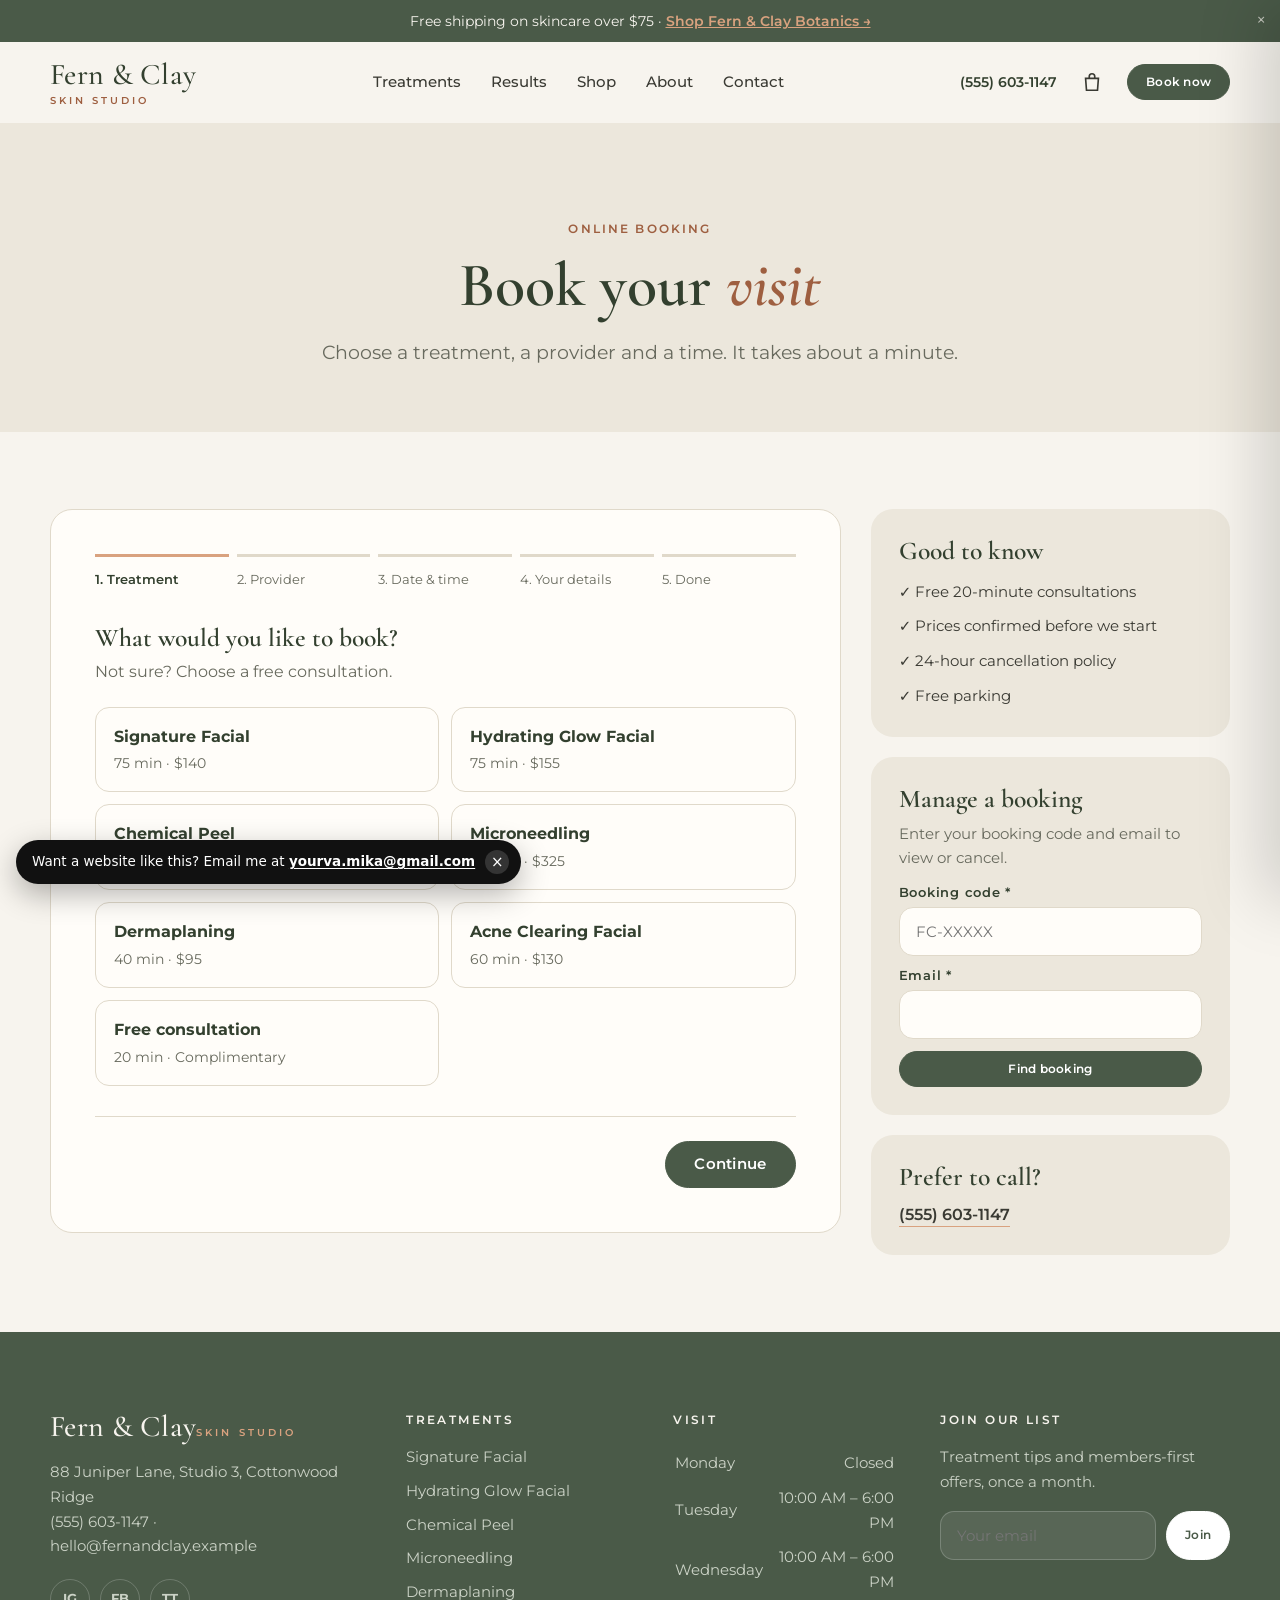
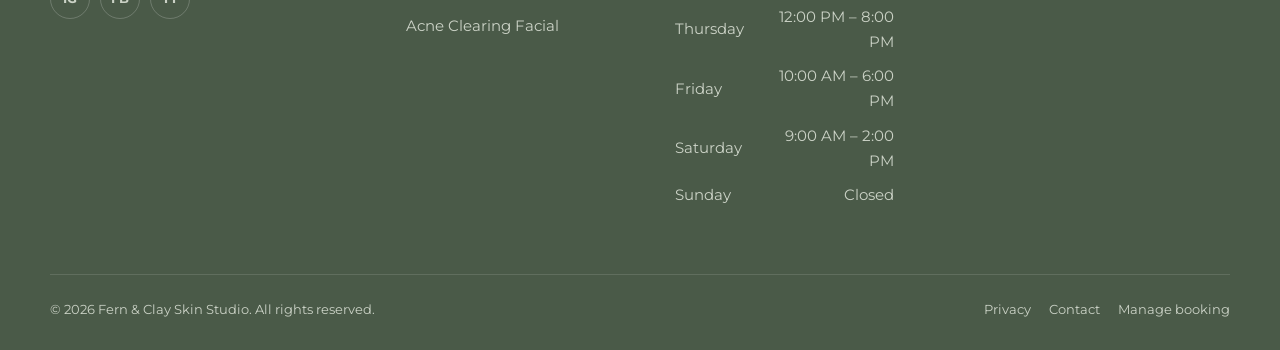
<file: book.html>
<!doctype html><html lang="en"><head><meta charset="utf-8"><meta name="viewport" content="width=device-width,initial-scale=1">
<title>Book Online | Fern &amp; Clay Skin Studio</title><meta name="robots" content="noindex, nofollow"><meta name="description" content="Book your appointment at Fern &amp; Clay Skin Studio online.">
<meta property="og:title" content="Book Online | Fern &amp; Clay Skin Studio"><meta property="og:description" content="Book your appointment at Fern &amp; Clay Skin Studio online."><meta property="og:image" content="img/1412955.jpg">
<link rel="icon" href="data:image/svg+xml,<svg xmlns='http://www.w3.org/2000/svg' viewBox='0 0 64 64'><circle cx='32' cy='32' r='32' fill='%234A5A48'/><text x='32' y='43' font-size='30' text-anchor='middle' fill='white' font-family='Georgia'>F</text></svg>">
<link rel="preconnect" href="https://fonts.googleapis.com"><link rel="preconnect" href="https://fonts.gstatic.com" crossorigin>
<link href="https://fonts.googleapis.com/css2?family=Cormorant+Garamond:ital,wght@0,500;0,600;1,500;1,600&family=Montserrat:wght@400;500;600;700&display=swap" rel="stylesheet">
<link rel="stylesheet" href="css/style.css">
<script type="application/ld+json">{"@context": "https://schema.org", "@type": "MedicalBusiness", "name": "Fern & Clay Skin Studio", "telephone": "(555) 603-1147", "email": "hello@fernandclay.example", "address": "88 Juniper Lane, Studio 3, Cottonwood Ridge", "url": "index.html"}</script>
</head><body>
<div class="announce">Free shipping on skincare over $75 · <a href="shop.html">Shop Fern & Clay Botanics →</a><button aria-label="Close announcement">×</button></div>
<header class="site-header"><div class="wrap"><a class="logo" href="index.html"><b>Fern &amp; Clay</b><small>Skin Studio</small></a>
<nav class="nav" aria-label="Main"><a href="treatments.html">Treatments</a><a href="results.html">Results</a><a href="shop.html">Shop</a><a href="about.html">About</a><a href="contact.html">Contact</a></nav>
<div class="hdr-cta"><a class="tel" href="tel:5556031147">(555) 603-1147</a><button class="cart-btn cart-toggle" aria-label="Open bag"><svg width="22" height="22" viewBox="0 0 24 24" fill="none" stroke="currentColor" stroke-width="1.8"><path d="M5 8h14l-1 13H6L5 8z"/><path d="M9 8V6a3 3 0 0 1 6 0v2"/></svg><span class="cart-count" hidden>0</span></button><a class="btn sm" href="book.html">Book now</a><button class="burger" aria-label="Menu"><i></i><i></i><i></i></button></div></div></header>
<nav class="mobile-nav" aria-label="Mobile"><a href="treatments.html">Treatments</a><a href="results.html">Results</a><a href="shop.html">Shop</a><a href="about.html">About</a><a href="contact.html">Contact</a><a href="book.html">Manage booking</a><a class="btn" href="book.html">Book now</a><p class="muted" style="margin-top:18px">(555) 603-1147<br>88 Juniper Lane, Studio 3, Cottonwood Ridge</p></nav>
<main><section class="page-hero"><div class="wrap"><span class=eyebrow>Online booking</span><h1 style="font-size:clamp(38px,5vw,62px)">Book your <em>visit</em></h1><p class="lead">Choose a treatment, a provider and a time. It takes about a minute.</p></div></section>
<section class="section tight"><div class="wrap" style="display:grid;grid-template-columns:2.2fr 1fr;gap:30px;align-items:start" id="bwrap">
<div id="booking"><ol class="steps"><li class="on">Treatment</li><li>Provider</li><li>Date & time</li><li>Your details</li><li>Done</li></ol>
<div class="step"><h3>What would you like to book?</h3><p class="muted">Not sure? Choose a free consultation.</p><div class="opts" id="b-treat"></div><div class="bnav"><span></span><button class="btn" data-next="1">Continue</button></div></div>
<div class="step" hidden><h3>Who would you like to see?</h3><p class="muted">Every provider is fully trained in every treatment we offer.</p><div class="opts" id="b-prov" style="grid-template-columns:repeat(auto-fit,minmax(160px,1fr))"></div><div class="bnav"><button class="btn ghost" data-back="0">Back</button><button class="btn" data-next="2">Continue</button></div></div>
<div class="step" hidden><h3>Pick a day and time</h3><p class="muted">Crossed-out times are already booked.</p><div class="calwrap"><div><div class="calhead"><button type="button" id="b-prev" aria-label="Previous month">‹</button><b id="b-month"></b><button type="button" id="b-next" aria-label="Next month">›</button></div><div id="b-cal"></div></div><div id="b-times"></div></div>
<div class="bnav"><button class="btn ghost" data-back="1">Back</button><button class="btn" data-next="3">Continue</button></div></div>
<div class="step" hidden><h3>Your details</h3><p class="muted">We’ll text and email your confirmation.</p><div id="b-summary"></div>
<form id="b-form" class="form" novalidate><div class="field"><label for="f-first">First name *</label><input type="text" name="first" id="f-first" autocomplete="on" placeholder="" required><span class="msg">This field is required.</span></div><div class="field"><label for="f-last">Last name *</label><input type="text" name="last" id="f-last" autocomplete="on" placeholder="" required><span class="msg">This field is required.</span></div><div class="field"><label for="f-email">Email *</label><input type="email" name="email" id="f-email" autocomplete="email" placeholder="" required><span class="msg">Please enter a valid email.</span></div><div class="field"><label for="f-phone">Mobile phone *</label><input type="tel" name="phone" id="f-phone" autocomplete="on" placeholder="" required><span class="msg">Please enter a 10-digit phone number.</span></div>
<div class="field"><label for="f-visited">Have you visited us before? *</label><select name="visited" id="f-visited" required><option value="">Choose…</option><option>No, this is my first visit</option><option>Yes, I’m a returning client</option></select><span class="msg">This field is required.</span></div><div class="field"><label for="f-source">How did you hear about us?</label><select name="source" id="f-source"><option value="">Choose…</option><option>Instagram</option><option>Google</option><option>Friend or family</option><option>TikTok</option><option>Other</option></select><span class="msg">This field is required.</span></div>
<div class="field full"><label for="f-notes">Anything we should know?</label><textarea name="notes" id="f-notes" placeholder="Goals, allergies, medications, questions…"></textarea><span class="msg">This field is required.</span></div>
<div class="field full"><label class="check"><input type="checkbox" name="policy" required> I agree to the 24-hour cancellation policy and to receive appointment texts.</label><span class="msg">Please accept to continue.</span></div>
<div class="bnav full" style="margin-top:6px"><button type="button" class="btn ghost" data-back="2">Back</button><button class="btn">Confirm booking</button></div></form></div>
<div class="step" hidden><div class="done-box"><div class="ok">✓</div><h2>You’re booked!</h2><p class="lead" id="b-done-when" style="margin:12px auto 0"></p><div class="refcode" id="b-ref"></div>
<p class="muted">Keep this code to manage your booking. A confirmation is on its way to your inbox.</p><div class="btns"><button class="btn" id="b-ics" type="button">Add to calendar</button><a class="btn ghost" href="index.html">Back to home</a></div></div></div>
</div>
<aside><div class="side-card"><h3>Good to know</h3><ul><li>✓ Free 20-minute consultations</li><li>✓ Prices confirmed before we start</li><li>✓ 24-hour cancellation policy</li><li>✓ Free parking</li></ul></div>
<div class="side-card" style="margin-top:20px"><h3>Manage a booking</h3><p class="muted" style="font-size:14.5px">Enter your booking code and email to view or cancel.</p>
<form id="manage-form" novalidate style="display:grid;gap:12px;margin-top:14px"><div class="field"><label for="f-ref">Booking code *</label><input type="text" name="ref" id="f-ref" autocomplete="on" placeholder="FC-XXXXX" required><span class="msg">This field is required.</span></div><div class="field"><label for="f-email">Email *</label><input type="email" name="email" id="f-email" autocomplete="email" placeholder="" required><span class="msg">Please enter a valid email.</span></div><button class="btn sm">Find booking</button></form><div id="manage-out"></div></div>
<div class="side-card" style="margin-top:20px"><h3>Prefer to call?</h3><p><a class="link" href="tel:5556031147">(555) 603-1147</a></p></div></aside>
</div></section><style>@media(max-width:1020px){#bwrap{grid-template-columns:1fr!important}}</style></main>
<footer class="site-footer"><div class="wrap"><div class="cols">
<div><a class="logo" href="index.html"><b>Fern &amp; Clay</b><small>Skin Studio</small></a><p style="margin-top:18px">88 Juniper Lane, Studio 3, Cottonwood Ridge<br><a href="tel:5556031147" style="display:inline">(555) 603-1147</a> · <a href="mailto:hello@fernandclay.example" style="display:inline">hello@fernandclay.example</a></p>
<div class="social"><a href="#" aria-label="Instagram">IG</a><a href="#" aria-label="Facebook">FB</a><a href="#" aria-label="TikTok">TT</a></div></div>
<div><h4>Treatments</h4><a href="treatments/signature-facial.html">Signature Facial</a><a href="treatments/hydrating-glow.html">Hydrating Glow Facial</a><a href="treatments/chemical-peel.html">Chemical Peel</a><a href="treatments/microneedling.html">Microneedling</a><a href="treatments/dermaplaning.html">Dermaplaning</a><a href="treatments/acne-facial.html">Acne Clearing Facial</a></div>
<div><h4>Visit</h4><table class="hours"><tr><td>Monday</td><td>Closed</td></tr><tr><td>Tuesday</td><td>10:00 AM – 6:00 PM</td></tr><tr><td>Wednesday</td><td>10:00 AM – 6:00 PM</td></tr><tr><td>Thursday</td><td>12:00 PM – 8:00 PM</td></tr><tr><td>Friday</td><td>10:00 AM – 6:00 PM</td></tr><tr><td>Saturday</td><td>9:00 AM – 2:00 PM</td></tr><tr><td>Sunday</td><td>Closed</td></tr></table></div>
<div><h4>Join our list</h4><p>Treatment tips and members-first offers, once a month.</p>
<form class="newsletter" data-form="newsletter" data-thanks="You’re on the list. Welcome!" novalidate><div class="field"><input type="email" name="email" placeholder="Your email" required aria-label="Email"></div><button class="btn sm light">Join</button></form></div>
</div><div class="base"><span>© 2026 Fern &amp; Clay Skin Studio. All rights reserved.</span><span><a href="privacy.html">Privacy</a><a href="contact.html">Contact</a><a href="book.html">Manage booking</a></span></div></div></footer>
<a class="btn mobile-book" href="book.html">Book now</a>
<div id="offer-pop" role="dialog" aria-modal="true" aria-label="New client offer"><div class="pop-bg"></div><div class="pop"><img src="img/7038196.jpg" alt="" loading=lazy><div class="in"><button class="pop-close" aria-label="Close">×</button>
<div class="pop-form"><span class="eyebrow">New client offer</span><h3>Join the studio list</h3><p class="offer">15% off your first facial, plus skin tips once a month.</p>
<form class="form" novalidate><div class="field"><label for="f-name">First name *</label><input type="text" name="name" id="f-name" autocomplete="given-name" placeholder="" required><span class="msg">This field is required.</span></div><div class="field"><label for="f-email">Email *</label><input type="email" name="email" id="f-email" autocomplete="email" placeholder="" required><span class="msg">Please enter a valid email.</span></div><div class="field"><label for="f-phone">Phone *</label><input type="tel" name="phone" id="f-phone" autocomplete="on" placeholder="" required><span class="msg">Please enter a 10-digit phone number.</span></div><button class="btn">Claim my offer</button></form>
<small>By signing up you agree to receive texts and emails. Reply STOP anytime.</small></div>
<div class="pop-done form-done" hidden><div class="ok">✓</div><h3>You’re in!</h3><p class="muted">Your offer is saved. We’ll text you within the hour to help you book.</p><a class="btn" href="book.html" style="margin-top:20px">Book now</a></div></div></div></div>
<div class="drawer-bg cart-toggle"></div><aside class="drawer" aria-label="Shopping bag"><header><h3>Your bag</h3><button class="cart-toggle" aria-label="Close" style="font-size:22px">×</button></header>
<div id="cart-items"></div><footer><div class="row"><span>Subtotal</span><b id="cart-sub">$0</b></div><div class="row"><span>Shipping</span><b id="cart-ship">Free</b></div>
<div class="row total"><span>Total</span><b id="cart-total">$0</b></div><a class="btn" id="cart-checkout" href="checkout.html">Checkout</a></footer></aside>
<script src="js/site-data.js"></script><script src="js/core.js" defer></script>
</body></html>
</file>
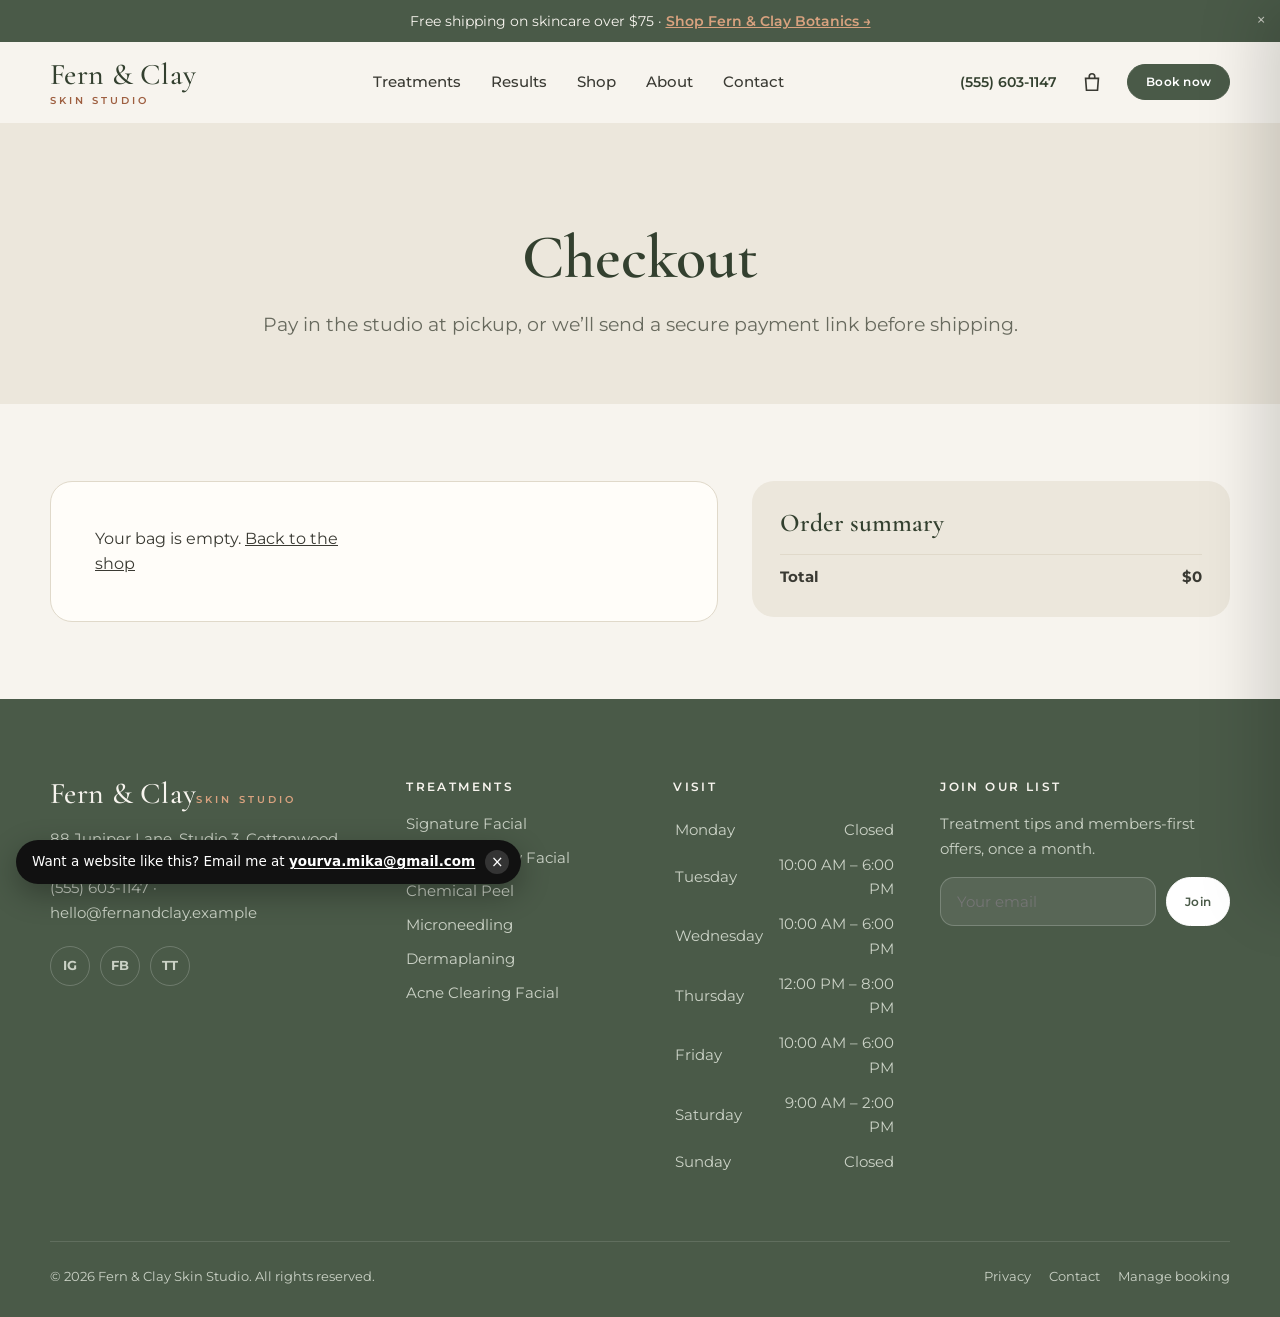
<file: checkout.html>
<!doctype html><html lang="en"><head><meta charset="utf-8"><meta name="viewport" content="width=device-width,initial-scale=1">
<title>Checkout | Fern &amp; Clay Skin Studio</title><meta name="robots" content="noindex, nofollow"><meta name="description" content="Checkout">
<meta property="og:title" content="Checkout | Fern &amp; Clay Skin Studio"><meta property="og:description" content="Checkout"><meta property="og:image" content="img/1412955.jpg">
<link rel="icon" href="data:image/svg+xml,<svg xmlns='http://www.w3.org/2000/svg' viewBox='0 0 64 64'><circle cx='32' cy='32' r='32' fill='%234A5A48'/><text x='32' y='43' font-size='30' text-anchor='middle' fill='white' font-family='Georgia'>F</text></svg>">
<link rel="preconnect" href="https://fonts.googleapis.com"><link rel="preconnect" href="https://fonts.gstatic.com" crossorigin>
<link href="https://fonts.googleapis.com/css2?family=Cormorant+Garamond:ital,wght@0,500;0,600;1,500;1,600&family=Montserrat:wght@400;500;600;700&display=swap" rel="stylesheet">
<link rel="stylesheet" href="css/style.css">
<script type="application/ld+json">{"@context": "https://schema.org", "@type": "MedicalBusiness", "name": "Fern & Clay Skin Studio", "telephone": "(555) 603-1147", "email": "hello@fernandclay.example", "address": "88 Juniper Lane, Studio 3, Cottonwood Ridge", "url": "index.html"}</script>
</head><body>
<div class="announce">Free shipping on skincare over $75 · <a href="shop.html">Shop Fern & Clay Botanics →</a><button aria-label="Close announcement">×</button></div>
<header class="site-header"><div class="wrap"><a class="logo" href="index.html"><b>Fern &amp; Clay</b><small>Skin Studio</small></a>
<nav class="nav" aria-label="Main"><a href="treatments.html">Treatments</a><a href="results.html">Results</a><a href="shop.html">Shop</a><a href="about.html">About</a><a href="contact.html">Contact</a></nav>
<div class="hdr-cta"><a class="tel" href="tel:5556031147">(555) 603-1147</a><button class="cart-btn cart-toggle" aria-label="Open bag"><svg width="22" height="22" viewBox="0 0 24 24" fill="none" stroke="currentColor" stroke-width="1.8"><path d="M5 8h14l-1 13H6L5 8z"/><path d="M9 8V6a3 3 0 0 1 6 0v2"/></svg><span class="cart-count" hidden>0</span></button><a class="btn sm" href="book.html">Book now</a><button class="burger" aria-label="Menu"><i></i><i></i><i></i></button></div></div></header>
<nav class="mobile-nav" aria-label="Mobile"><a href="treatments.html">Treatments</a><a href="results.html">Results</a><a href="shop.html">Shop</a><a href="about.html">About</a><a href="contact.html">Contact</a><a href="book.html">Manage booking</a><a class="btn" href="book.html">Book now</a><p class="muted" style="margin-top:18px">(555) 603-1147<br>88 Juniper Lane, Studio 3, Cottonwood Ridge</p></nav>
<main><section class="page-hero"><div class="wrap"><h1 style="font-size:clamp(38px,5vw,62px)">Checkout</h1><p class="lead">Pay in the studio at pickup, or we’ll send a secure payment link before shipping.</p></div></section>
<section class="section tight"><div class="wrap" style="display:grid;grid-template-columns:1.4fr 1fr;gap:34px;align-items:start" id="cowrap">
<div class="form-card"><form id="checkout-form" class="form" novalidate><div class="field"><label for="f-first">First name *</label><input type="text" name="first" id="f-first" autocomplete="on" placeholder="" required><span class="msg">This field is required.</span></div><div class="field"><label for="f-last">Last name *</label><input type="text" name="last" id="f-last" autocomplete="on" placeholder="" required><span class="msg">This field is required.</span></div><div class="field"><label for="f-email">Email *</label><input type="email" name="email" id="f-email" autocomplete="email" placeholder="" required><span class="msg">Please enter a valid email.</span></div><div class="field"><label for="f-phone">Phone *</label><input type="tel" name="phone" id="f-phone" autocomplete="on" placeholder="" required><span class="msg">Please enter a 10-digit phone number.</span></div>
<div class="field full"><label for="f-delivery">Delivery *</label><select name="delivery" id="f-delivery" required><option value="">Choose…</option><option>Pick up at the studio (free)</option><option>Ship to my address</option></select><span class="msg">This field is required.</span></div><div class="field full"><label for="f-address">Address (if shipping)</label><input type="text" name="address" id="f-address" autocomplete="on" placeholder=""><span class="msg">This field is required.</span></div>
<div class="field full"><label for="f-notes">Gift message or notes</label><textarea name="notes" id="f-notes" placeholder=""></textarea><span class="msg">This field is required.</span></div><button class="btn full">Place order</button></form>
<div id="co-done" class="form-done" hidden><div class="ok">✓</div><h3>Order placed</h3><p>Order number <b class="ref"></b></p><p class="muted">We’ll email you within a few hours with pickup details or a secure payment link.</p><a class="btn" href="shop.html" style="margin-top:18px">Keep shopping</a></div></div>
<div class="side-card"><h3>Order summary</h3><div id="co-summary" style="display:grid;gap:10px;margin-top:16px"></div></div></div></section>
<style>#co-summary .row{display:flex;justify-content:space-between;gap:12px;font-size:15px}#co-summary .total{border-top:1px solid var(--line);padding-top:10px;font-weight:700}@media(max-width:1020px){#cowrap{grid-template-columns:1fr!important}}</style></main>
<footer class="site-footer"><div class="wrap"><div class="cols">
<div><a class="logo" href="index.html"><b>Fern &amp; Clay</b><small>Skin Studio</small></a><p style="margin-top:18px">88 Juniper Lane, Studio 3, Cottonwood Ridge<br><a href="tel:5556031147" style="display:inline">(555) 603-1147</a> · <a href="mailto:hello@fernandclay.example" style="display:inline">hello@fernandclay.example</a></p>
<div class="social"><a href="#" aria-label="Instagram">IG</a><a href="#" aria-label="Facebook">FB</a><a href="#" aria-label="TikTok">TT</a></div></div>
<div><h4>Treatments</h4><a href="treatments/signature-facial.html">Signature Facial</a><a href="treatments/hydrating-glow.html">Hydrating Glow Facial</a><a href="treatments/chemical-peel.html">Chemical Peel</a><a href="treatments/microneedling.html">Microneedling</a><a href="treatments/dermaplaning.html">Dermaplaning</a><a href="treatments/acne-facial.html">Acne Clearing Facial</a></div>
<div><h4>Visit</h4><table class="hours"><tr><td>Monday</td><td>Closed</td></tr><tr><td>Tuesday</td><td>10:00 AM – 6:00 PM</td></tr><tr><td>Wednesday</td><td>10:00 AM – 6:00 PM</td></tr><tr><td>Thursday</td><td>12:00 PM – 8:00 PM</td></tr><tr><td>Friday</td><td>10:00 AM – 6:00 PM</td></tr><tr><td>Saturday</td><td>9:00 AM – 2:00 PM</td></tr><tr><td>Sunday</td><td>Closed</td></tr></table></div>
<div><h4>Join our list</h4><p>Treatment tips and members-first offers, once a month.</p>
<form class="newsletter" data-form="newsletter" data-thanks="You’re on the list. Welcome!" novalidate><div class="field"><input type="email" name="email" placeholder="Your email" required aria-label="Email"></div><button class="btn sm light">Join</button></form></div>
</div><div class="base"><span>© 2026 Fern &amp; Clay Skin Studio. All rights reserved.</span><span><a href="privacy.html">Privacy</a><a href="contact.html">Contact</a><a href="book.html">Manage booking</a></span></div></div></footer>
<a class="btn mobile-book" href="book.html">Book now</a>
<div id="offer-pop" role="dialog" aria-modal="true" aria-label="New client offer"><div class="pop-bg"></div><div class="pop"><img src="img/7038196.jpg" alt="" loading=lazy><div class="in"><button class="pop-close" aria-label="Close">×</button>
<div class="pop-form"><span class="eyebrow">New client offer</span><h3>Join the studio list</h3><p class="offer">15% off your first facial, plus skin tips once a month.</p>
<form class="form" novalidate><div class="field"><label for="f-name">First name *</label><input type="text" name="name" id="f-name" autocomplete="given-name" placeholder="" required><span class="msg">This field is required.</span></div><div class="field"><label for="f-email">Email *</label><input type="email" name="email" id="f-email" autocomplete="email" placeholder="" required><span class="msg">Please enter a valid email.</span></div><div class="field"><label for="f-phone">Phone *</label><input type="tel" name="phone" id="f-phone" autocomplete="on" placeholder="" required><span class="msg">Please enter a 10-digit phone number.</span></div><button class="btn">Claim my offer</button></form>
<small>By signing up you agree to receive texts and emails. Reply STOP anytime.</small></div>
<div class="pop-done form-done" hidden><div class="ok">✓</div><h3>You’re in!</h3><p class="muted">Your offer is saved. We’ll text you within the hour to help you book.</p><a class="btn" href="book.html" style="margin-top:20px">Book now</a></div></div></div></div>
<div class="drawer-bg cart-toggle"></div><aside class="drawer" aria-label="Shopping bag"><header><h3>Your bag</h3><button class="cart-toggle" aria-label="Close" style="font-size:22px">×</button></header>
<div id="cart-items"></div><footer><div class="row"><span>Subtotal</span><b id="cart-sub">$0</b></div><div class="row"><span>Shipping</span><b id="cart-ship">Free</b></div>
<div class="row total"><span>Total</span><b id="cart-total">$0</b></div><a class="btn" id="cart-checkout" href="checkout.html">Checkout</a></footer></aside>
<script src="js/site-data.js"></script><script src="js/core.js" defer></script>
</body></html>
</file>
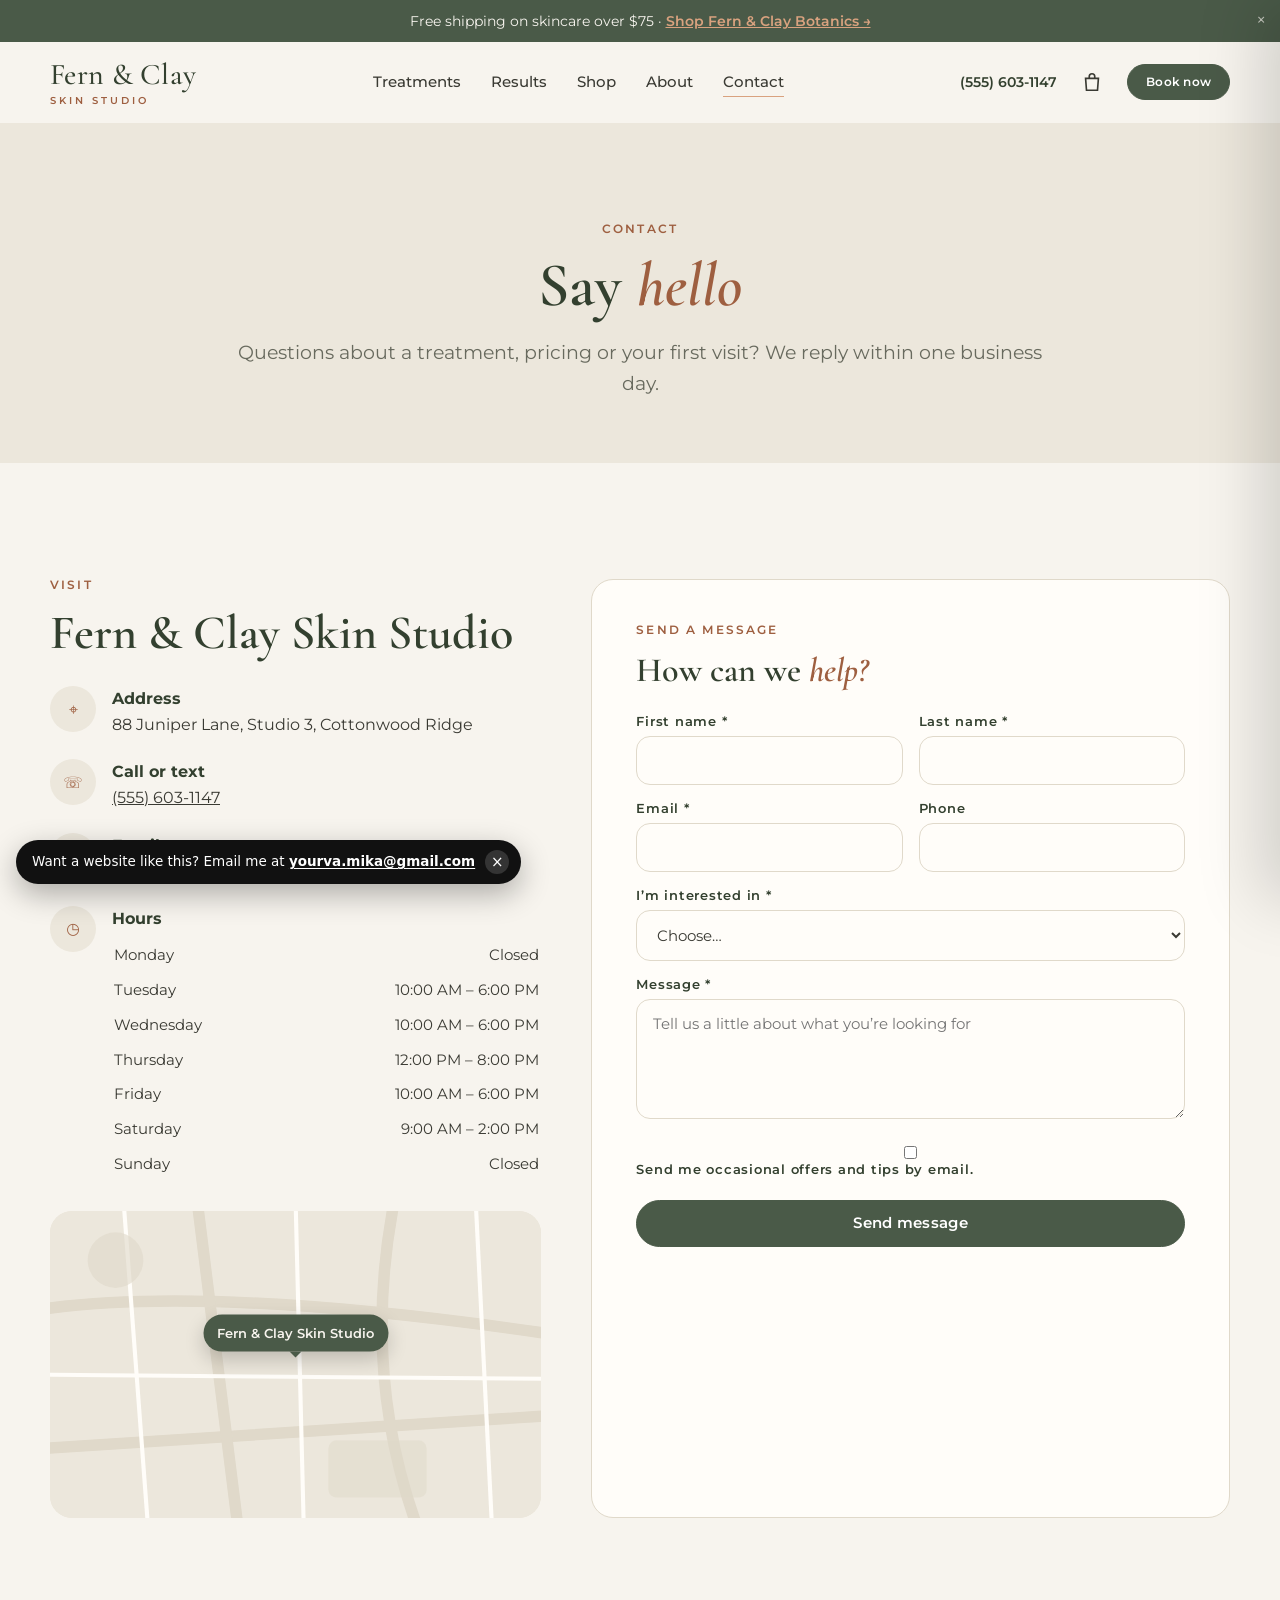
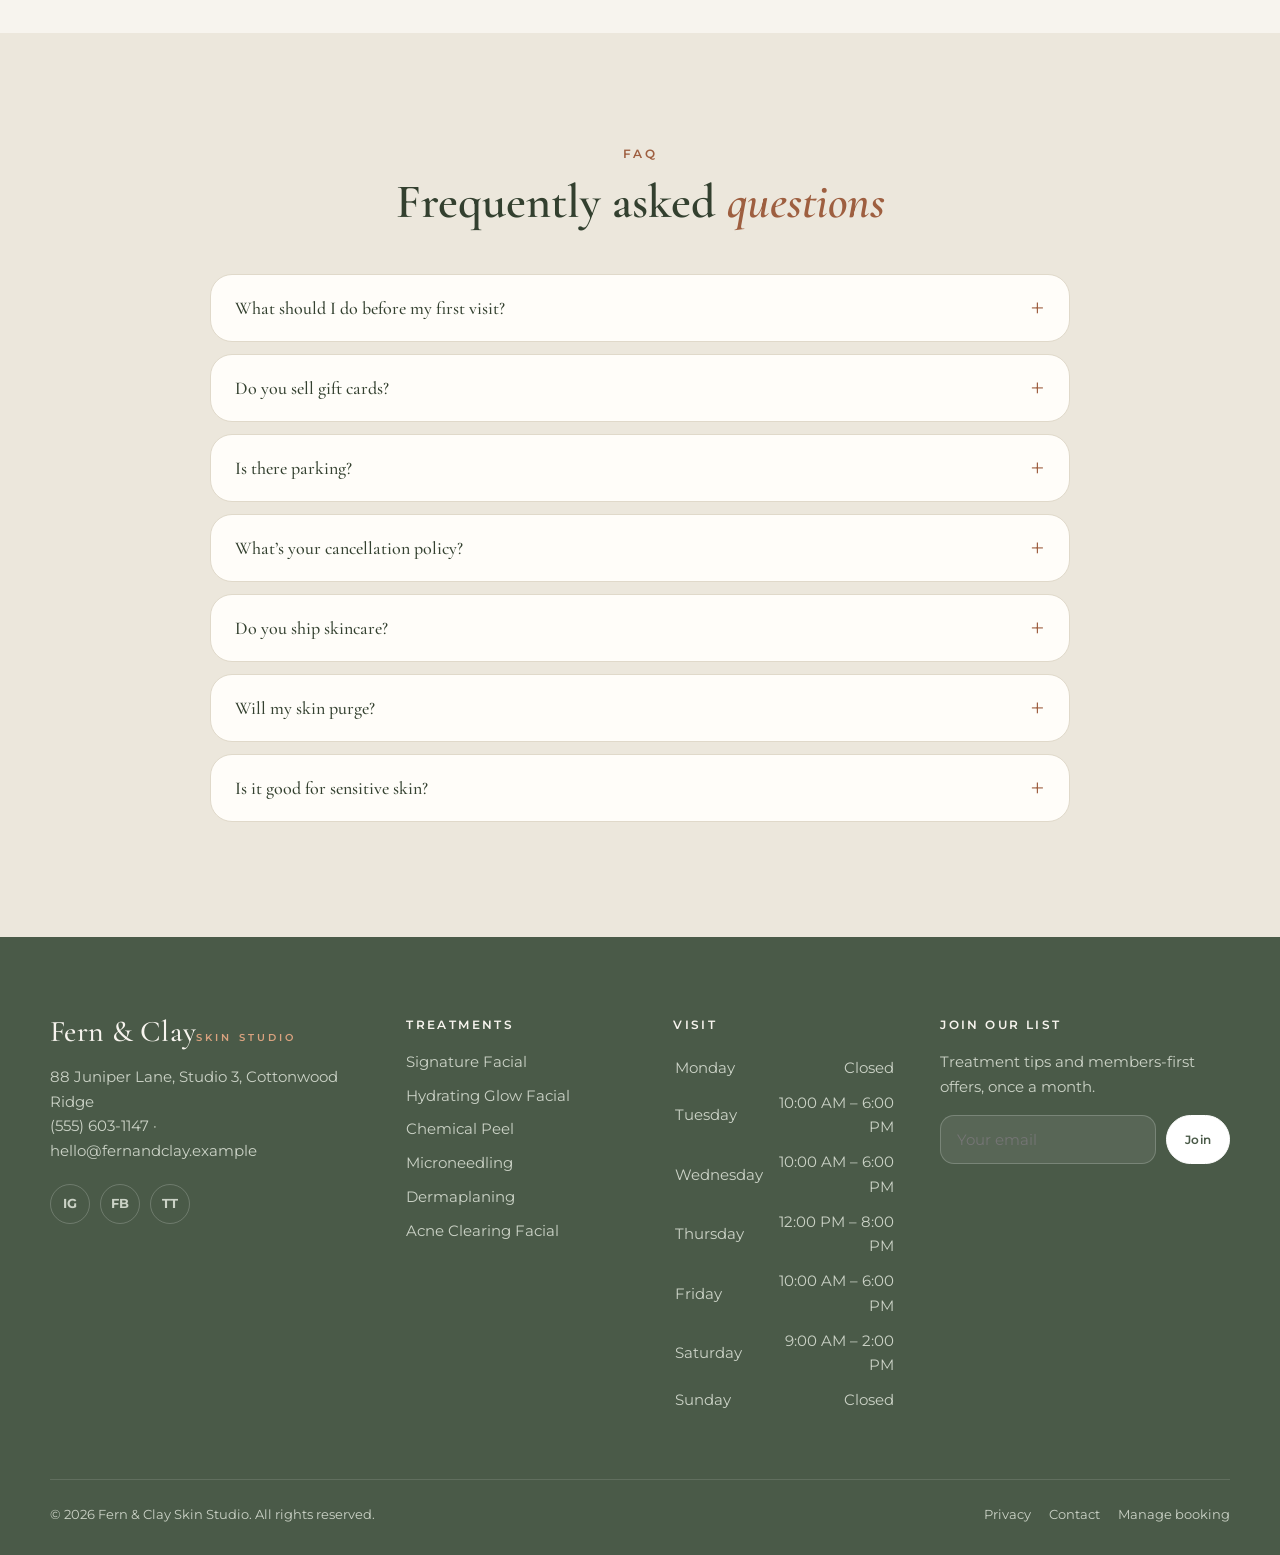
<file: contact.html>
<!doctype html><html lang="en"><head><meta charset="utf-8"><meta name="viewport" content="width=device-width,initial-scale=1">
<title>Contact &amp; Location | Fern &amp; Clay Skin Studio</title><meta name="robots" content="noindex, nofollow"><meta name="description" content="Contact Fern &amp; Clay Skin Studio: 88 Juniper Lane, Studio 3, Cottonwood Ridge. (555) 603-1147.">
<meta property="og:title" content="Contact &amp; Location | Fern &amp; Clay Skin Studio"><meta property="og:description" content="Contact Fern &amp; Clay Skin Studio: 88 Juniper Lane, Studio 3, Cottonwood Ridge. (555) 603-1147."><meta property="og:image" content="img/1412955.jpg">
<link rel="icon" href="data:image/svg+xml,<svg xmlns='http://www.w3.org/2000/svg' viewBox='0 0 64 64'><circle cx='32' cy='32' r='32' fill='%234A5A48'/><text x='32' y='43' font-size='30' text-anchor='middle' fill='white' font-family='Georgia'>F</text></svg>">
<link rel="preconnect" href="https://fonts.googleapis.com"><link rel="preconnect" href="https://fonts.gstatic.com" crossorigin>
<link href="https://fonts.googleapis.com/css2?family=Cormorant+Garamond:ital,wght@0,500;0,600;1,500;1,600&family=Montserrat:wght@400;500;600;700&display=swap" rel="stylesheet">
<link rel="stylesheet" href="css/style.css">
<script type="application/ld+json">{"@context": "https://schema.org", "@type": "MedicalBusiness", "name": "Fern & Clay Skin Studio", "telephone": "(555) 603-1147", "email": "hello@fernandclay.example", "address": "88 Juniper Lane, Studio 3, Cottonwood Ridge", "url": "index.html"}</script>
</head><body>
<div class="announce">Free shipping on skincare over $75 · <a href="shop.html">Shop Fern & Clay Botanics →</a><button aria-label="Close announcement">×</button></div>
<header class="site-header"><div class="wrap"><a class="logo" href="index.html"><b>Fern &amp; Clay</b><small>Skin Studio</small></a>
<nav class="nav" aria-label="Main"><a href="treatments.html">Treatments</a><a href="results.html">Results</a><a href="shop.html">Shop</a><a href="about.html">About</a><a href="contact.html">Contact</a></nav>
<div class="hdr-cta"><a class="tel" href="tel:5556031147">(555) 603-1147</a><button class="cart-btn cart-toggle" aria-label="Open bag"><svg width="22" height="22" viewBox="0 0 24 24" fill="none" stroke="currentColor" stroke-width="1.8"><path d="M5 8h14l-1 13H6L5 8z"/><path d="M9 8V6a3 3 0 0 1 6 0v2"/></svg><span class="cart-count" hidden>0</span></button><a class="btn sm" href="book.html">Book now</a><button class="burger" aria-label="Menu"><i></i><i></i><i></i></button></div></div></header>
<nav class="mobile-nav" aria-label="Mobile"><a href="treatments.html">Treatments</a><a href="results.html">Results</a><a href="shop.html">Shop</a><a href="about.html">About</a><a href="contact.html">Contact</a><a href="book.html">Manage booking</a><a class="btn" href="book.html">Book now</a><p class="muted" style="margin-top:18px">(555) 603-1147<br>88 Juniper Lane, Studio 3, Cottonwood Ridge</p></nav>
<main><section class="page-hero"><div class="wrap"><span class=eyebrow>Contact</span><h1 style="font-size:clamp(38px,5vw,62px)">Say <em>hello</em></h1><p class="lead">Questions about a treatment, pricing or your first visit? We reply within one business day.</p></div></section>
<section class="section"><div class="wrap contact-grid"><div><span class="eyebrow">Visit</span><h2>Fern &amp; Clay Skin Studio</h2><ul class="info-list">
<li><i>⌖</i><div><b>Address</b>88 Juniper Lane, Studio 3, Cottonwood Ridge</div></li><li><i>☏</i><div><b>Call or text</b><a href="tel:5556031147">(555) 603-1147</a></div></li>
<li><i>✉</i><div><b>Email</b><a href="mailto:hello@fernandclay.example">hello@fernandclay.example</a></div></li><li><i>◷</i><div style="flex:1"><b>Hours</b><table class="hours"><tr><td>Monday</td><td>Closed</td></tr><tr><td>Tuesday</td><td>10:00 AM – 6:00 PM</td></tr><tr><td>Wednesday</td><td>10:00 AM – 6:00 PM</td></tr><tr><td>Thursday</td><td>12:00 PM – 8:00 PM</td></tr><tr><td>Friday</td><td>10:00 AM – 6:00 PM</td></tr><tr><td>Saturday</td><td>9:00 AM – 2:00 PM</td></tr><tr><td>Sunday</td><td>Closed</td></tr></table></div></li></ul>
<div class="map"><svg viewBox="0 0 600 375" aria-hidden="true"><rect width="600" height="375" fill="var(--soft)"/><g stroke="var(--line)" stroke-width="14" fill="none" stroke-linecap="round"><path d="M-10 120 Q200 90 610 150"/><path d="M-10 290 L610 250"/><path d="M180 -10 L230 390"/><path d="M420 -10 Q380 200 450 390"/></g>
<g stroke="var(--card)" stroke-width="5" fill="none"><path d="M-10 200 L610 205"/><path d="M90 -10 L120 390"/><path d="M520 -10 L540 390"/><path d="M300 -10 L310 390"/></g><circle cx="80" cy="60" r="34" fill="var(--line)" opacity=".6"/><rect x="340" y="280" width="120" height="70" rx="10" fill="var(--line)" opacity=".5"/></svg><span class="pin">Fern &amp; Clay Skin Studio</span></div></div>
<div class="form-card"><span class="eyebrow">Send a message</span><h2 style="font-size:34px;margin-bottom:24px">How can we <em>help?</em></h2>
<form class="form" data-form="contact" novalidate><div class="field"><label for="f-first">First name *</label><input type="text" name="first" id="f-first" autocomplete="on" placeholder="" required><span class="msg">This field is required.</span></div><div class="field"><label for="f-last">Last name *</label><input type="text" name="last" id="f-last" autocomplete="on" placeholder="" required><span class="msg">This field is required.</span></div><div class="field"><label for="f-email">Email *</label><input type="email" name="email" id="f-email" autocomplete="email" placeholder="" required><span class="msg">Please enter a valid email.</span></div><div class="field"><label for="f-phone">Phone</label><input type="tel" name="phone" id="f-phone" autocomplete="on" placeholder=""><span class="msg">Please enter a 10-digit phone number.</span></div>
<div class="field full"><label for="f-topic">I’m interested in *</label><select name="topic" id="f-topic" required><option value="">Choose…</option><option>Signature Facial</option><option>Hydrating Glow Facial</option><option>Chemical Peel</option><option>Microneedling</option><option>Dermaplaning</option><option>Acne Clearing Facial</option><option>Something else</option></select><span class="msg">This field is required.</span></div><div class="field full"><label for="f-message">Message *</label><textarea name="message" id="f-message" placeholder="Tell us a little about what you’re looking for" required></textarea><span class="msg">This field is required.</span></div>
<div class="field full"><label class="check"><input type="checkbox" name="optin"> Send me occasional offers and tips by email.</label></div><button class="btn full">Send message</button></form>
<div class="form-done" hidden><div class="ok">✓</div><h3>Message sent</h3><p class="muted">Thank you! We’ll get back to you within one business day.</p></div></div></div></section>
<section class="section alt"><div class="wrap" style="max-width:860px"><div class="head center" style="display:block"><span class="eyebrow">FAQ</span><h2>Frequently asked <em>questions</em></h2></div><div class="faq"><details><summary>What should I do before my first visit?</summary><p>Come with a clean face if you can, and bring a list (or photos) of the products you use.</p></details><details><summary>Do you sell gift cards?</summary><p>Yes, digital gift cards from $50 are in the shop and arrive by email.</p></details><details><summary>Is there parking?</summary><p>Yes, free parking right outside the studio on Juniper Lane.</p></details><details><summary>What’s your cancellation policy?</summary><p>48 hours’ notice please. It’s a one-on-one studio, so a no-show is an empty hour.</p></details><details><summary>Do you ship skincare?</summary><p>Yes, flat $8 shipping or free over $75. Local pickup is always free.</p></details><details><summary>Will my skin purge?</summary><p>Rarely. If extractions are done, you might see a small spot or two for a day or so.</p></details><details><summary>Is it good for sensitive skin?</summary><p>Yes, it’s one of our gentlest treatments.</p></details></div></div></section></main>
<footer class="site-footer"><div class="wrap"><div class="cols">
<div><a class="logo" href="index.html"><b>Fern &amp; Clay</b><small>Skin Studio</small></a><p style="margin-top:18px">88 Juniper Lane, Studio 3, Cottonwood Ridge<br><a href="tel:5556031147" style="display:inline">(555) 603-1147</a> · <a href="mailto:hello@fernandclay.example" style="display:inline">hello@fernandclay.example</a></p>
<div class="social"><a href="#" aria-label="Instagram">IG</a><a href="#" aria-label="Facebook">FB</a><a href="#" aria-label="TikTok">TT</a></div></div>
<div><h4>Treatments</h4><a href="treatments/signature-facial.html">Signature Facial</a><a href="treatments/hydrating-glow.html">Hydrating Glow Facial</a><a href="treatments/chemical-peel.html">Chemical Peel</a><a href="treatments/microneedling.html">Microneedling</a><a href="treatments/dermaplaning.html">Dermaplaning</a><a href="treatments/acne-facial.html">Acne Clearing Facial</a></div>
<div><h4>Visit</h4><table class="hours"><tr><td>Monday</td><td>Closed</td></tr><tr><td>Tuesday</td><td>10:00 AM – 6:00 PM</td></tr><tr><td>Wednesday</td><td>10:00 AM – 6:00 PM</td></tr><tr><td>Thursday</td><td>12:00 PM – 8:00 PM</td></tr><tr><td>Friday</td><td>10:00 AM – 6:00 PM</td></tr><tr><td>Saturday</td><td>9:00 AM – 2:00 PM</td></tr><tr><td>Sunday</td><td>Closed</td></tr></table></div>
<div><h4>Join our list</h4><p>Treatment tips and members-first offers, once a month.</p>
<form class="newsletter" data-form="newsletter" data-thanks="You’re on the list. Welcome!" novalidate><div class="field"><input type="email" name="email" placeholder="Your email" required aria-label="Email"></div><button class="btn sm light">Join</button></form></div>
</div><div class="base"><span>© 2026 Fern &amp; Clay Skin Studio. All rights reserved.</span><span><a href="privacy.html">Privacy</a><a href="contact.html">Contact</a><a href="book.html">Manage booking</a></span></div></div></footer>
<a class="btn mobile-book" href="book.html">Book now</a>
<div id="offer-pop" role="dialog" aria-modal="true" aria-label="New client offer"><div class="pop-bg"></div><div class="pop"><img src="img/7038196.jpg" alt="" loading=lazy><div class="in"><button class="pop-close" aria-label="Close">×</button>
<div class="pop-form"><span class="eyebrow">New client offer</span><h3>Join the studio list</h3><p class="offer">15% off your first facial, plus skin tips once a month.</p>
<form class="form" novalidate><div class="field"><label for="f-name">First name *</label><input type="text" name="name" id="f-name" autocomplete="given-name" placeholder="" required><span class="msg">This field is required.</span></div><div class="field"><label for="f-email">Email *</label><input type="email" name="email" id="f-email" autocomplete="email" placeholder="" required><span class="msg">Please enter a valid email.</span></div><div class="field"><label for="f-phone">Phone *</label><input type="tel" name="phone" id="f-phone" autocomplete="on" placeholder="" required><span class="msg">Please enter a 10-digit phone number.</span></div><button class="btn">Claim my offer</button></form>
<small>By signing up you agree to receive texts and emails. Reply STOP anytime.</small></div>
<div class="pop-done form-done" hidden><div class="ok">✓</div><h3>You’re in!</h3><p class="muted">Your offer is saved. We’ll text you within the hour to help you book.</p><a class="btn" href="book.html" style="margin-top:20px">Book now</a></div></div></div></div>
<div class="drawer-bg cart-toggle"></div><aside class="drawer" aria-label="Shopping bag"><header><h3>Your bag</h3><button class="cart-toggle" aria-label="Close" style="font-size:22px">×</button></header>
<div id="cart-items"></div><footer><div class="row"><span>Subtotal</span><b id="cart-sub">$0</b></div><div class="row"><span>Shipping</span><b id="cart-ship">Free</b></div>
<div class="row total"><span>Total</span><b id="cart-total">$0</b></div><a class="btn" id="cart-checkout" href="checkout.html">Checkout</a></footer></aside>
<script src="js/site-data.js"></script><script src="js/core.js" defer></script>
</body></html>
</file>
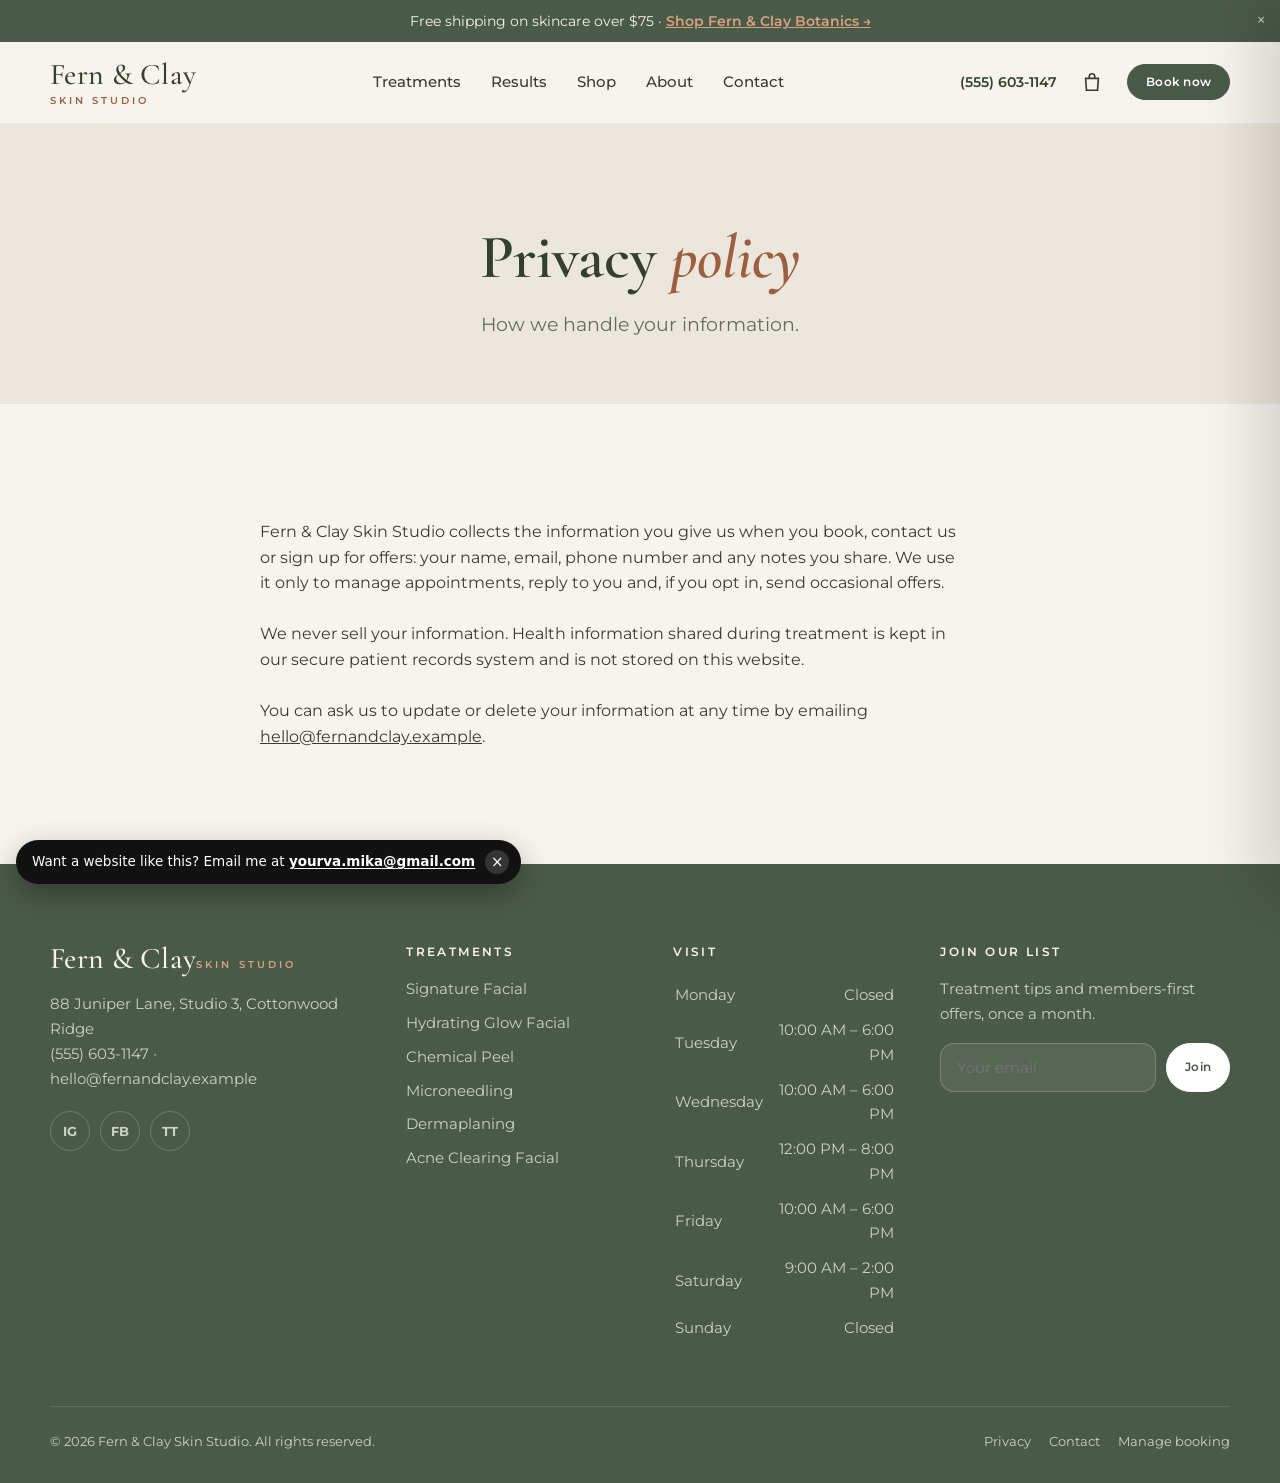
<file: privacy.html>
<!doctype html><html lang="en"><head><meta charset="utf-8"><meta name="viewport" content="width=device-width,initial-scale=1">
<title>Privacy Policy | Fern &amp; Clay Skin Studio</title><meta name="robots" content="noindex, nofollow"><meta name="description" content="Privacy policy for Fern &amp; Clay Skin Studio.">
<meta property="og:title" content="Privacy Policy | Fern &amp; Clay Skin Studio"><meta property="og:description" content="Privacy policy for Fern &amp; Clay Skin Studio."><meta property="og:image" content="img/1412955.jpg">
<link rel="icon" href="data:image/svg+xml,<svg xmlns='http://www.w3.org/2000/svg' viewBox='0 0 64 64'><circle cx='32' cy='32' r='32' fill='%234A5A48'/><text x='32' y='43' font-size='30' text-anchor='middle' fill='white' font-family='Georgia'>F</text></svg>">
<link rel="preconnect" href="https://fonts.googleapis.com"><link rel="preconnect" href="https://fonts.gstatic.com" crossorigin>
<link href="https://fonts.googleapis.com/css2?family=Cormorant+Garamond:ital,wght@0,500;0,600;1,500;1,600&family=Montserrat:wght@400;500;600;700&display=swap" rel="stylesheet">
<link rel="stylesheet" href="css/style.css">
<script type="application/ld+json">{"@context": "https://schema.org", "@type": "MedicalBusiness", "name": "Fern & Clay Skin Studio", "telephone": "(555) 603-1147", "email": "hello@fernandclay.example", "address": "88 Juniper Lane, Studio 3, Cottonwood Ridge", "url": "index.html"}</script>
</head><body>
<div class="announce">Free shipping on skincare over $75 · <a href="shop.html">Shop Fern & Clay Botanics →</a><button aria-label="Close announcement">×</button></div>
<header class="site-header"><div class="wrap"><a class="logo" href="index.html"><b>Fern &amp; Clay</b><small>Skin Studio</small></a>
<nav class="nav" aria-label="Main"><a href="treatments.html">Treatments</a><a href="results.html">Results</a><a href="shop.html">Shop</a><a href="about.html">About</a><a href="contact.html">Contact</a></nav>
<div class="hdr-cta"><a class="tel" href="tel:5556031147">(555) 603-1147</a><button class="cart-btn cart-toggle" aria-label="Open bag"><svg width="22" height="22" viewBox="0 0 24 24" fill="none" stroke="currentColor" stroke-width="1.8"><path d="M5 8h14l-1 13H6L5 8z"/><path d="M9 8V6a3 3 0 0 1 6 0v2"/></svg><span class="cart-count" hidden>0</span></button><a class="btn sm" href="book.html">Book now</a><button class="burger" aria-label="Menu"><i></i><i></i><i></i></button></div></div></header>
<nav class="mobile-nav" aria-label="Mobile"><a href="treatments.html">Treatments</a><a href="results.html">Results</a><a href="shop.html">Shop</a><a href="about.html">About</a><a href="contact.html">Contact</a><a href="book.html">Manage booking</a><a class="btn" href="book.html">Book now</a><p class="muted" style="margin-top:18px">(555) 603-1147<br>88 Juniper Lane, Studio 3, Cottonwood Ridge</p></nav>
<main><section class="page-hero"><div class="wrap"><h1 style="font-size:clamp(38px,5vw,62px)">Privacy <em>policy</em></h1><p class="lead">How we handle your information.</p></div></section><section class="section"><div class="wrap" style="max-width:760px">
<p>Fern &amp; Clay Skin Studio collects the information you give us when you book, contact us or sign up for offers: your name, email, phone number and any notes you share. We use it only to manage appointments, reply to you and, if you opt in, send occasional offers.</p><br>
<p>We never sell your information. Health information shared during treatment is kept in our secure patient records system and is not stored on this website.</p><br>
<p>You can ask us to update or delete your information at any time by emailing <a href="mailto:hello@fernandclay.example">hello@fernandclay.example</a>.</p></div></section></main>
<footer class="site-footer"><div class="wrap"><div class="cols">
<div><a class="logo" href="index.html"><b>Fern &amp; Clay</b><small>Skin Studio</small></a><p style="margin-top:18px">88 Juniper Lane, Studio 3, Cottonwood Ridge<br><a href="tel:5556031147" style="display:inline">(555) 603-1147</a> · <a href="mailto:hello@fernandclay.example" style="display:inline">hello@fernandclay.example</a></p>
<div class="social"><a href="#" aria-label="Instagram">IG</a><a href="#" aria-label="Facebook">FB</a><a href="#" aria-label="TikTok">TT</a></div></div>
<div><h4>Treatments</h4><a href="treatments/signature-facial.html">Signature Facial</a><a href="treatments/hydrating-glow.html">Hydrating Glow Facial</a><a href="treatments/chemical-peel.html">Chemical Peel</a><a href="treatments/microneedling.html">Microneedling</a><a href="treatments/dermaplaning.html">Dermaplaning</a><a href="treatments/acne-facial.html">Acne Clearing Facial</a></div>
<div><h4>Visit</h4><table class="hours"><tr><td>Monday</td><td>Closed</td></tr><tr><td>Tuesday</td><td>10:00 AM – 6:00 PM</td></tr><tr><td>Wednesday</td><td>10:00 AM – 6:00 PM</td></tr><tr><td>Thursday</td><td>12:00 PM – 8:00 PM</td></tr><tr><td>Friday</td><td>10:00 AM – 6:00 PM</td></tr><tr><td>Saturday</td><td>9:00 AM – 2:00 PM</td></tr><tr><td>Sunday</td><td>Closed</td></tr></table></div>
<div><h4>Join our list</h4><p>Treatment tips and members-first offers, once a month.</p>
<form class="newsletter" data-form="newsletter" data-thanks="You’re on the list. Welcome!" novalidate><div class="field"><input type="email" name="email" placeholder="Your email" required aria-label="Email"></div><button class="btn sm light">Join</button></form></div>
</div><div class="base"><span>© 2026 Fern &amp; Clay Skin Studio. All rights reserved.</span><span><a href="privacy.html">Privacy</a><a href="contact.html">Contact</a><a href="book.html">Manage booking</a></span></div></div></footer>
<a class="btn mobile-book" href="book.html">Book now</a>
<div id="offer-pop" role="dialog" aria-modal="true" aria-label="New client offer"><div class="pop-bg"></div><div class="pop"><img src="img/7038196.jpg" alt="" loading=lazy><div class="in"><button class="pop-close" aria-label="Close">×</button>
<div class="pop-form"><span class="eyebrow">New client offer</span><h3>Join the studio list</h3><p class="offer">15% off your first facial, plus skin tips once a month.</p>
<form class="form" novalidate><div class="field"><label for="f-name">First name *</label><input type="text" name="name" id="f-name" autocomplete="given-name" placeholder="" required><span class="msg">This field is required.</span></div><div class="field"><label for="f-email">Email *</label><input type="email" name="email" id="f-email" autocomplete="email" placeholder="" required><span class="msg">Please enter a valid email.</span></div><div class="field"><label for="f-phone">Phone *</label><input type="tel" name="phone" id="f-phone" autocomplete="on" placeholder="" required><span class="msg">Please enter a 10-digit phone number.</span></div><button class="btn">Claim my offer</button></form>
<small>By signing up you agree to receive texts and emails. Reply STOP anytime.</small></div>
<div class="pop-done form-done" hidden><div class="ok">✓</div><h3>You’re in!</h3><p class="muted">Your offer is saved. We’ll text you within the hour to help you book.</p><a class="btn" href="book.html" style="margin-top:20px">Book now</a></div></div></div></div>
<div class="drawer-bg cart-toggle"></div><aside class="drawer" aria-label="Shopping bag"><header><h3>Your bag</h3><button class="cart-toggle" aria-label="Close" style="font-size:22px">×</button></header>
<div id="cart-items"></div><footer><div class="row"><span>Subtotal</span><b id="cart-sub">$0</b></div><div class="row"><span>Shipping</span><b id="cart-ship">Free</b></div>
<div class="row total"><span>Total</span><b id="cart-total">$0</b></div><a class="btn" id="cart-checkout" href="checkout.html">Checkout</a></footer></aside>
<script src="js/site-data.js"></script><script src="js/core.js" defer></script>
</body></html>
</file>
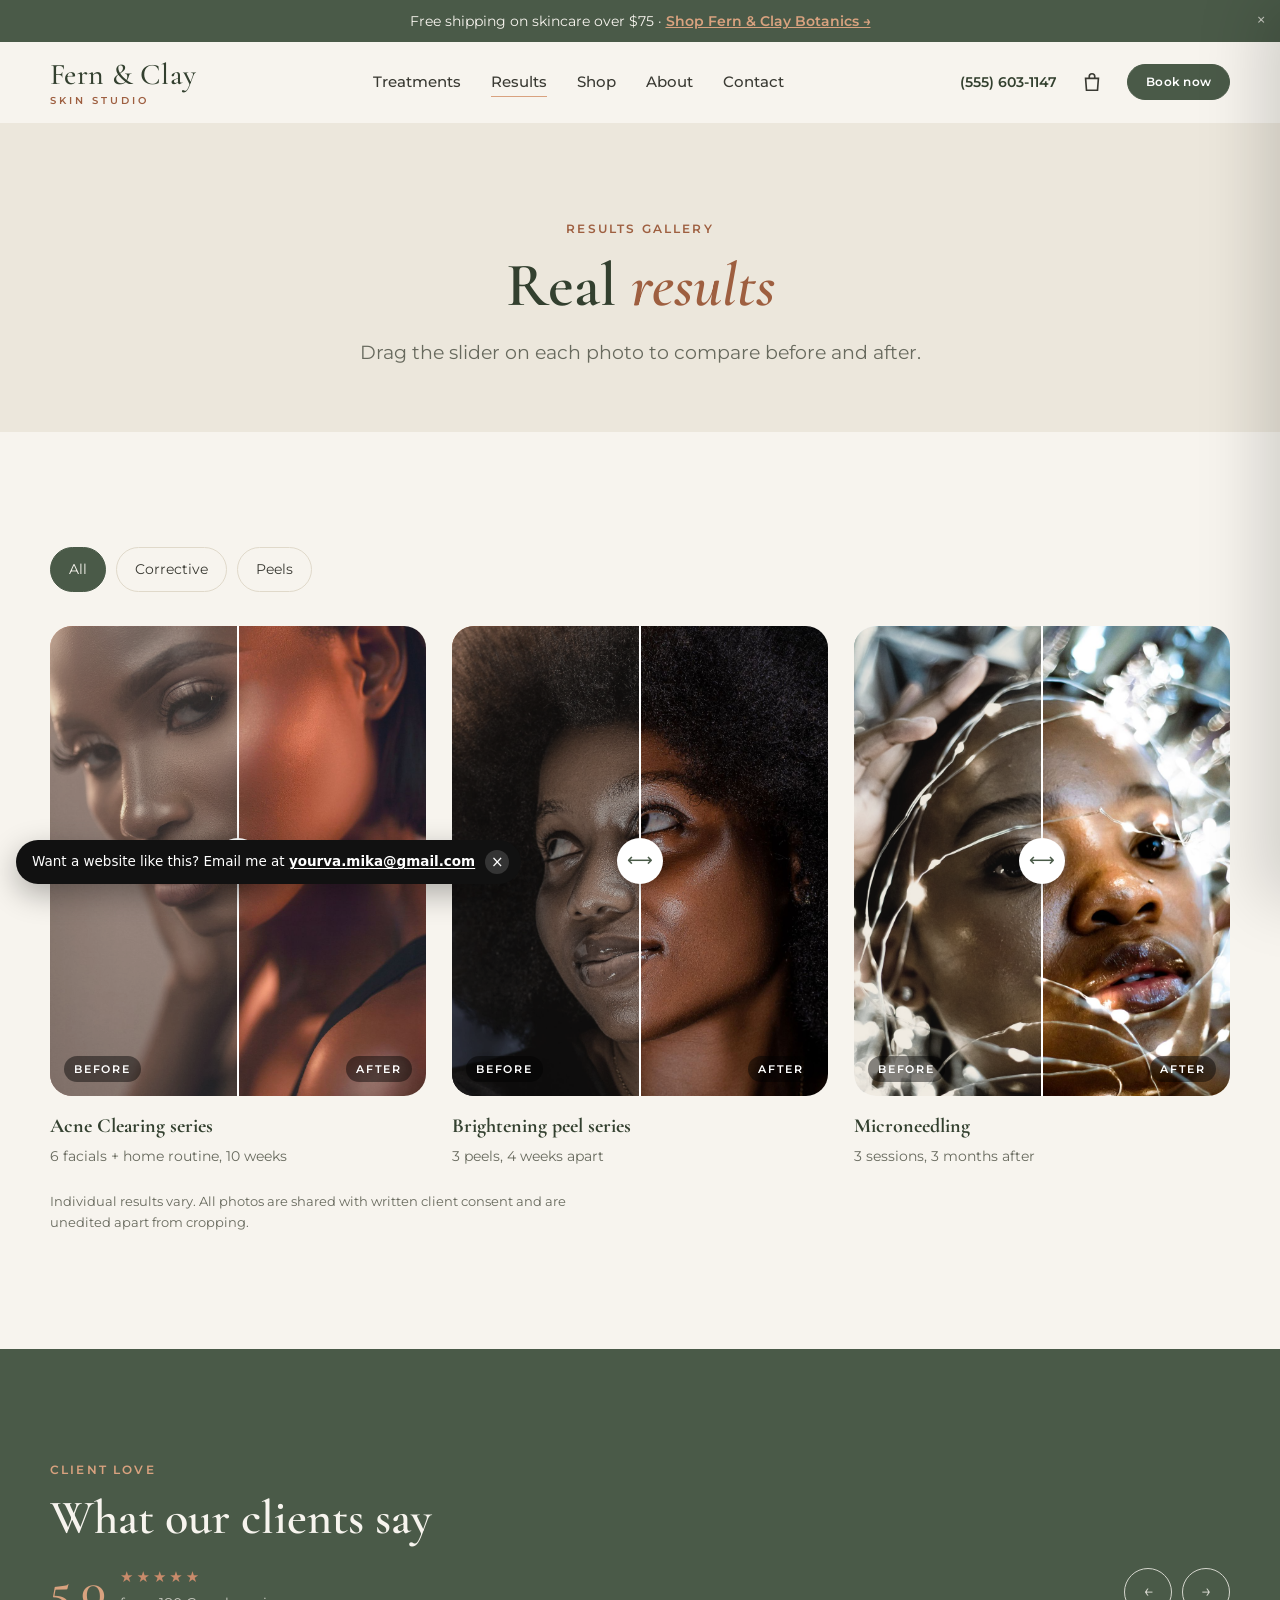
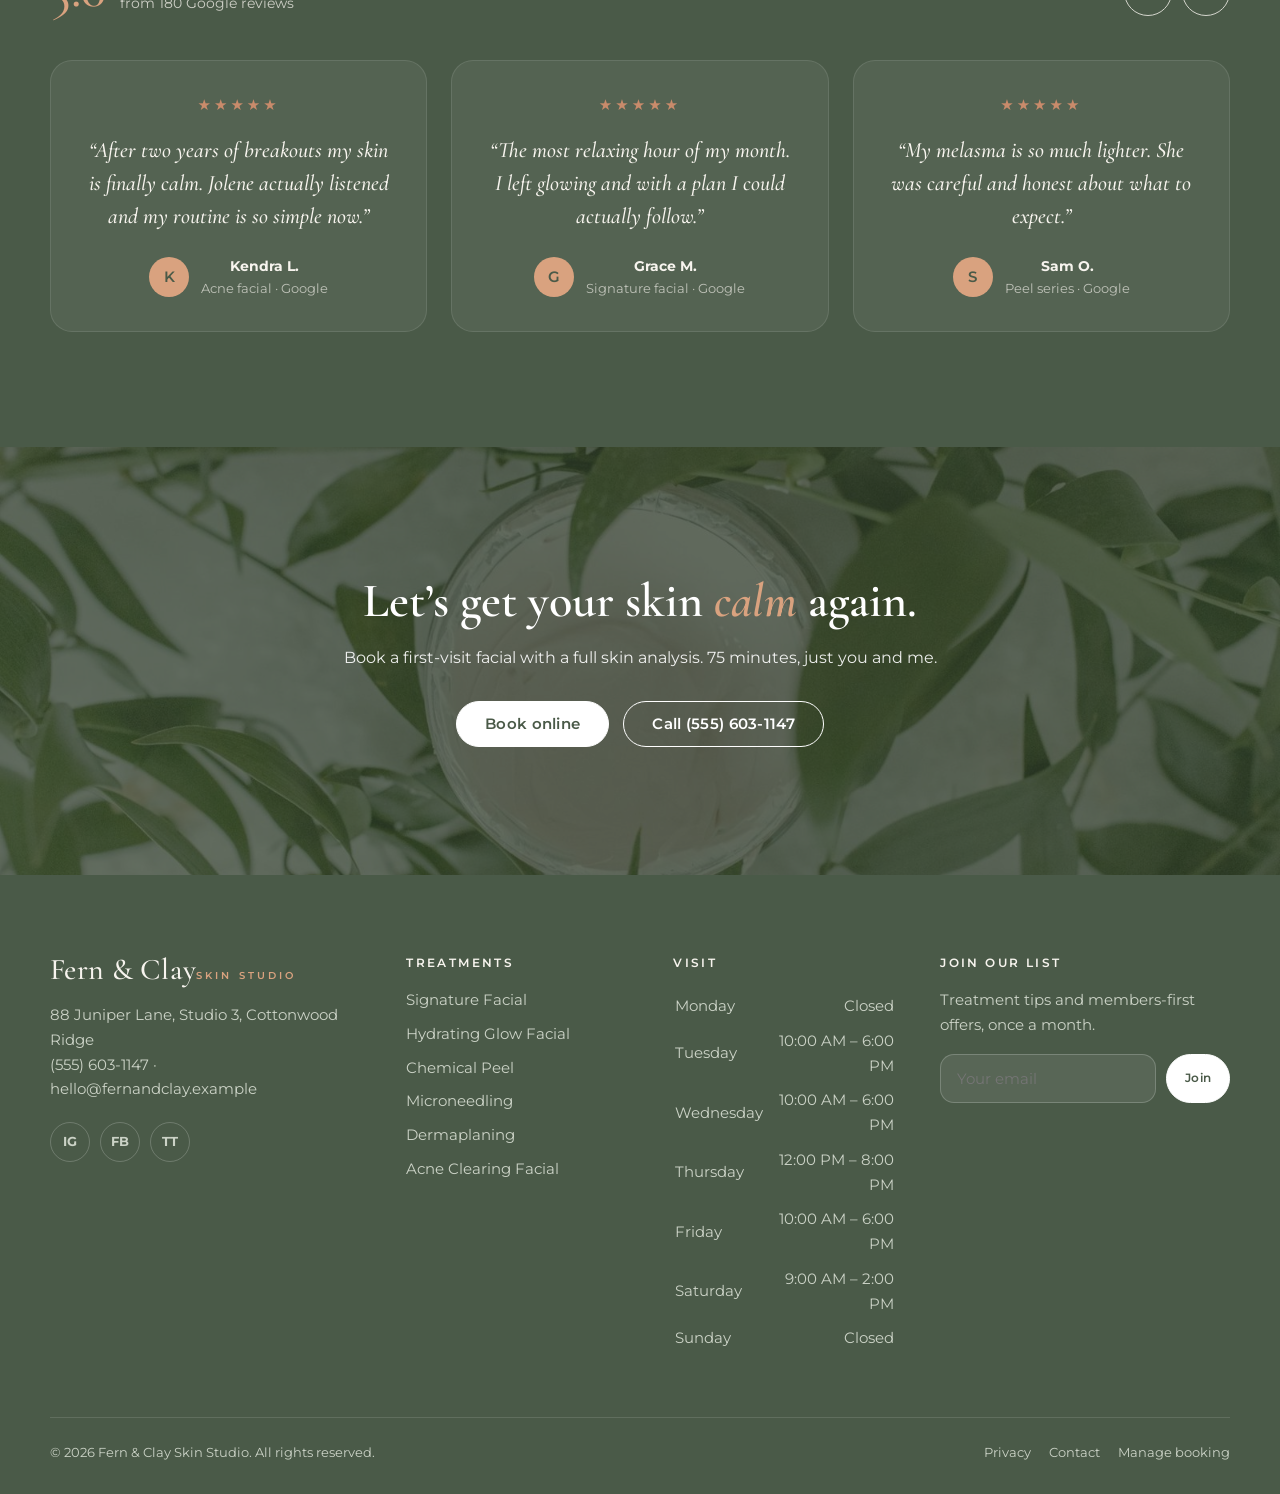
<file: results.html>
<!doctype html><html lang="en"><head><meta charset="utf-8"><meta name="viewport" content="width=device-width,initial-scale=1">
<title>Before &amp; After Results | Fern &amp; Clay Skin Studio</title><meta name="robots" content="noindex, nofollow"><meta name="description" content="Before and after results from real clients at Fern &amp; Clay Skin Studio.">
<meta property="og:title" content="Before &amp; After Results | Fern &amp; Clay Skin Studio"><meta property="og:description" content="Before and after results from real clients at Fern &amp; Clay Skin Studio."><meta property="og:image" content="img/1412955.jpg">
<link rel="icon" href="data:image/svg+xml,<svg xmlns='http://www.w3.org/2000/svg' viewBox='0 0 64 64'><circle cx='32' cy='32' r='32' fill='%234A5A48'/><text x='32' y='43' font-size='30' text-anchor='middle' fill='white' font-family='Georgia'>F</text></svg>">
<link rel="preconnect" href="https://fonts.googleapis.com"><link rel="preconnect" href="https://fonts.gstatic.com" crossorigin>
<link href="https://fonts.googleapis.com/css2?family=Cormorant+Garamond:ital,wght@0,500;0,600;1,500;1,600&family=Montserrat:wght@400;500;600;700&display=swap" rel="stylesheet">
<link rel="stylesheet" href="css/style.css">
<script type="application/ld+json">{"@context": "https://schema.org", "@type": "MedicalBusiness", "name": "Fern & Clay Skin Studio", "telephone": "(555) 603-1147", "email": "hello@fernandclay.example", "address": "88 Juniper Lane, Studio 3, Cottonwood Ridge", "url": "index.html"}</script>
</head><body>
<div class="announce">Free shipping on skincare over $75 · <a href="shop.html">Shop Fern & Clay Botanics →</a><button aria-label="Close announcement">×</button></div>
<header class="site-header"><div class="wrap"><a class="logo" href="index.html"><b>Fern &amp; Clay</b><small>Skin Studio</small></a>
<nav class="nav" aria-label="Main"><a href="treatments.html">Treatments</a><a href="results.html">Results</a><a href="shop.html">Shop</a><a href="about.html">About</a><a href="contact.html">Contact</a></nav>
<div class="hdr-cta"><a class="tel" href="tel:5556031147">(555) 603-1147</a><button class="cart-btn cart-toggle" aria-label="Open bag"><svg width="22" height="22" viewBox="0 0 24 24" fill="none" stroke="currentColor" stroke-width="1.8"><path d="M5 8h14l-1 13H6L5 8z"/><path d="M9 8V6a3 3 0 0 1 6 0v2"/></svg><span class="cart-count" hidden>0</span></button><a class="btn sm" href="book.html">Book now</a><button class="burger" aria-label="Menu"><i></i><i></i><i></i></button></div></div></header>
<nav class="mobile-nav" aria-label="Mobile"><a href="treatments.html">Treatments</a><a href="results.html">Results</a><a href="shop.html">Shop</a><a href="about.html">About</a><a href="contact.html">Contact</a><a href="book.html">Manage booking</a><a class="btn" href="book.html">Book now</a><p class="muted" style="margin-top:18px">(555) 603-1147<br>88 Juniper Lane, Studio 3, Cottonwood Ridge</p></nav>
<main><section class="page-hero"><div class="wrap"><span class=eyebrow>Results gallery</span><h1 style="font-size:clamp(38px,5vw,62px)">Real <em>results</em></h1><p class="lead">Drag the slider on each photo to compare before and after.</p></div></section>
<section class="section"><div class="wrap"><div class="filters" data-target="#r-grid"><button class="on" data-f="all">All</button><button data-f="corrective">Corrective</button><button data-f="peels">Peels</button></div><div class="bagrid" id="r-grid"><div class="reveal" data-cat="corrective"><div class="ba"><img src="img/19161929.jpg" alt="After" loading="lazy"><img class="before" src="img/19161929.jpg" alt="Before" loading="lazy"><div class="bar"></div><span class="lb l">Before</span><span class="lb r">After</span><input type="range" min="0" max="100" value="50" aria-label="Drag to compare before and after"></div><div class="bacap"><b>Acne Clearing series</b><span>6 facials + home routine, 10 weeks</span></div></div><div class="reveal" data-cat="peels"><div class="ba"><img src="img/38169306.jpg" alt="After" loading="lazy"><img class="before" src="img/38169306.jpg" alt="Before" loading="lazy"><div class="bar"></div><span class="lb l">Before</span><span class="lb r">After</span><input type="range" min="0" max="100" value="50" aria-label="Drag to compare before and after"></div><div class="bacap"><b>Brightening peel series</b><span>3 peels, 4 weeks apart</span></div></div><div class="reveal" data-cat="corrective"><div class="ba"><img src="img/22845764.jpg" alt="After" loading="lazy"><img class="before" src="img/22845764.jpg" alt="Before" loading="lazy"><div class="bar"></div><span class="lb l">Before</span><span class="lb r">After</span><input type="range" min="0" max="100" value="50" aria-label="Drag to compare before and after"></div><div class="bacap"><b>Microneedling</b><span>3 sessions, 3 months after</span></div></div></div>
<p class="consent">Individual results vary. All photos are shared with written client consent and are unedited apart from cropping.</p></div></section><section class="section dark"><div class="wrap"><div class="head"><div><span class="eyebrow">Client love</span><h2>What our clients say</h2>
<div class="rating" style="margin-top:18px"><b>5.0</b><div><span class="stars" aria-label="5 stars">★★★★★</span><br><span style="opacity:.75;font-size:14px">from 180 Google reviews</span></div></div></div>
<div class="cnav carousel-nav"><button class="prev" aria-label="Previous">←</button><button class="next" aria-label="Next">→</button></div></div>
<div class="carousel" style="margin:0 -12px"><div class="track"><div class="slide"><div class="review"><span class="stars" aria-label="5 stars">★★★★★</span><p>“After two years of breakouts my skin is finally calm. Jolene actually listened and my routine is so simple now.”</p><div class="who"><i>K</i><div><b>Kendra L.</b><span>Acne facial · Google</span></div></div></div></div><div class="slide"><div class="review"><span class="stars" aria-label="5 stars">★★★★★</span><p>“The most relaxing hour of my month. I left glowing and with a plan I could actually follow.”</p><div class="who"><i>G</i><div><b>Grace M.</b><span>Signature facial · Google</span></div></div></div></div><div class="slide"><div class="review"><span class="stars" aria-label="5 stars">★★★★★</span><p>“My melasma is so much lighter. She was careful and honest about what to expect.”</p><div class="who"><i>S</i><div><b>Sam O.</b><span>Peel series · Google</span></div></div></div></div><div class="slide"><div class="review"><span class="stars" aria-label="5 stars">★★★★★</span><p>“Three sessions in and my acne scars are noticeably softer. Worth every penny.”</p><div class="who"><i>B</i><div><b>Bree W.</b><span>Microneedling · Google</span></div></div></div></div><div class="slide"><div class="review"><span class="stars" aria-label="5 stars">★★★★★</span><p>“The Barrier Cream saved my skin this winter. I’ve converted my whole family.”</p><div class="who"><i>N</i><div><b>Nadia F.</b><span>Skincare line · Google</span></div></div></div></div><div class="slide"><div class="review"><span class="stars" aria-label="5 stars">★★★★★</span><p>“My makeup has never looked this smooth. Booking monthly forever.”</p><div class="who"><i>H</i><div><b>Holly D.</b><span>Dermaplaning · Google</span></div></div></div></div></div></div></div></section><section class="cta"><img src="img/6690235.jpg" alt="" loading="lazy"><div class="wrap"><h2>Let’s get your skin <em>calm</em> again.</h2><p>Book a first-visit facial with a full skin analysis. 75 minutes, just you and me.</p>
<div class="btns"><a class="btn light" href="book.html">Book online</a><a class="btn ghost" href="tel:5556031147">Call (555) 603-1147</a></div></div></section></main>
<footer class="site-footer"><div class="wrap"><div class="cols">
<div><a class="logo" href="index.html"><b>Fern &amp; Clay</b><small>Skin Studio</small></a><p style="margin-top:18px">88 Juniper Lane, Studio 3, Cottonwood Ridge<br><a href="tel:5556031147" style="display:inline">(555) 603-1147</a> · <a href="mailto:hello@fernandclay.example" style="display:inline">hello@fernandclay.example</a></p>
<div class="social"><a href="#" aria-label="Instagram">IG</a><a href="#" aria-label="Facebook">FB</a><a href="#" aria-label="TikTok">TT</a></div></div>
<div><h4>Treatments</h4><a href="treatments/signature-facial.html">Signature Facial</a><a href="treatments/hydrating-glow.html">Hydrating Glow Facial</a><a href="treatments/chemical-peel.html">Chemical Peel</a><a href="treatments/microneedling.html">Microneedling</a><a href="treatments/dermaplaning.html">Dermaplaning</a><a href="treatments/acne-facial.html">Acne Clearing Facial</a></div>
<div><h4>Visit</h4><table class="hours"><tr><td>Monday</td><td>Closed</td></tr><tr><td>Tuesday</td><td>10:00 AM – 6:00 PM</td></tr><tr><td>Wednesday</td><td>10:00 AM – 6:00 PM</td></tr><tr><td>Thursday</td><td>12:00 PM – 8:00 PM</td></tr><tr><td>Friday</td><td>10:00 AM – 6:00 PM</td></tr><tr><td>Saturday</td><td>9:00 AM – 2:00 PM</td></tr><tr><td>Sunday</td><td>Closed</td></tr></table></div>
<div><h4>Join our list</h4><p>Treatment tips and members-first offers, once a month.</p>
<form class="newsletter" data-form="newsletter" data-thanks="You’re on the list. Welcome!" novalidate><div class="field"><input type="email" name="email" placeholder="Your email" required aria-label="Email"></div><button class="btn sm light">Join</button></form></div>
</div><div class="base"><span>© 2026 Fern &amp; Clay Skin Studio. All rights reserved.</span><span><a href="privacy.html">Privacy</a><a href="contact.html">Contact</a><a href="book.html">Manage booking</a></span></div></div></footer>
<a class="btn mobile-book" href="book.html">Book now</a>
<div id="offer-pop" role="dialog" aria-modal="true" aria-label="New client offer"><div class="pop-bg"></div><div class="pop"><img src="img/7038196.jpg" alt="" loading=lazy><div class="in"><button class="pop-close" aria-label="Close">×</button>
<div class="pop-form"><span class="eyebrow">New client offer</span><h3>Join the studio list</h3><p class="offer">15% off your first facial, plus skin tips once a month.</p>
<form class="form" novalidate><div class="field"><label for="f-name">First name *</label><input type="text" name="name" id="f-name" autocomplete="given-name" placeholder="" required><span class="msg">This field is required.</span></div><div class="field"><label for="f-email">Email *</label><input type="email" name="email" id="f-email" autocomplete="email" placeholder="" required><span class="msg">Please enter a valid email.</span></div><div class="field"><label for="f-phone">Phone *</label><input type="tel" name="phone" id="f-phone" autocomplete="on" placeholder="" required><span class="msg">Please enter a 10-digit phone number.</span></div><button class="btn">Claim my offer</button></form>
<small>By signing up you agree to receive texts and emails. Reply STOP anytime.</small></div>
<div class="pop-done form-done" hidden><div class="ok">✓</div><h3>You’re in!</h3><p class="muted">Your offer is saved. We’ll text you within the hour to help you book.</p><a class="btn" href="book.html" style="margin-top:20px">Book now</a></div></div></div></div>
<div class="drawer-bg cart-toggle"></div><aside class="drawer" aria-label="Shopping bag"><header><h3>Your bag</h3><button class="cart-toggle" aria-label="Close" style="font-size:22px">×</button></header>
<div id="cart-items"></div><footer><div class="row"><span>Subtotal</span><b id="cart-sub">$0</b></div><div class="row"><span>Shipping</span><b id="cart-ship">Free</b></div>
<div class="row total"><span>Total</span><b id="cart-total">$0</b></div><a class="btn" id="cart-checkout" href="checkout.html">Checkout</a></footer></aside>
<script src="js/site-data.js"></script><script src="js/core.js" defer></script>
</body></html>
</file>
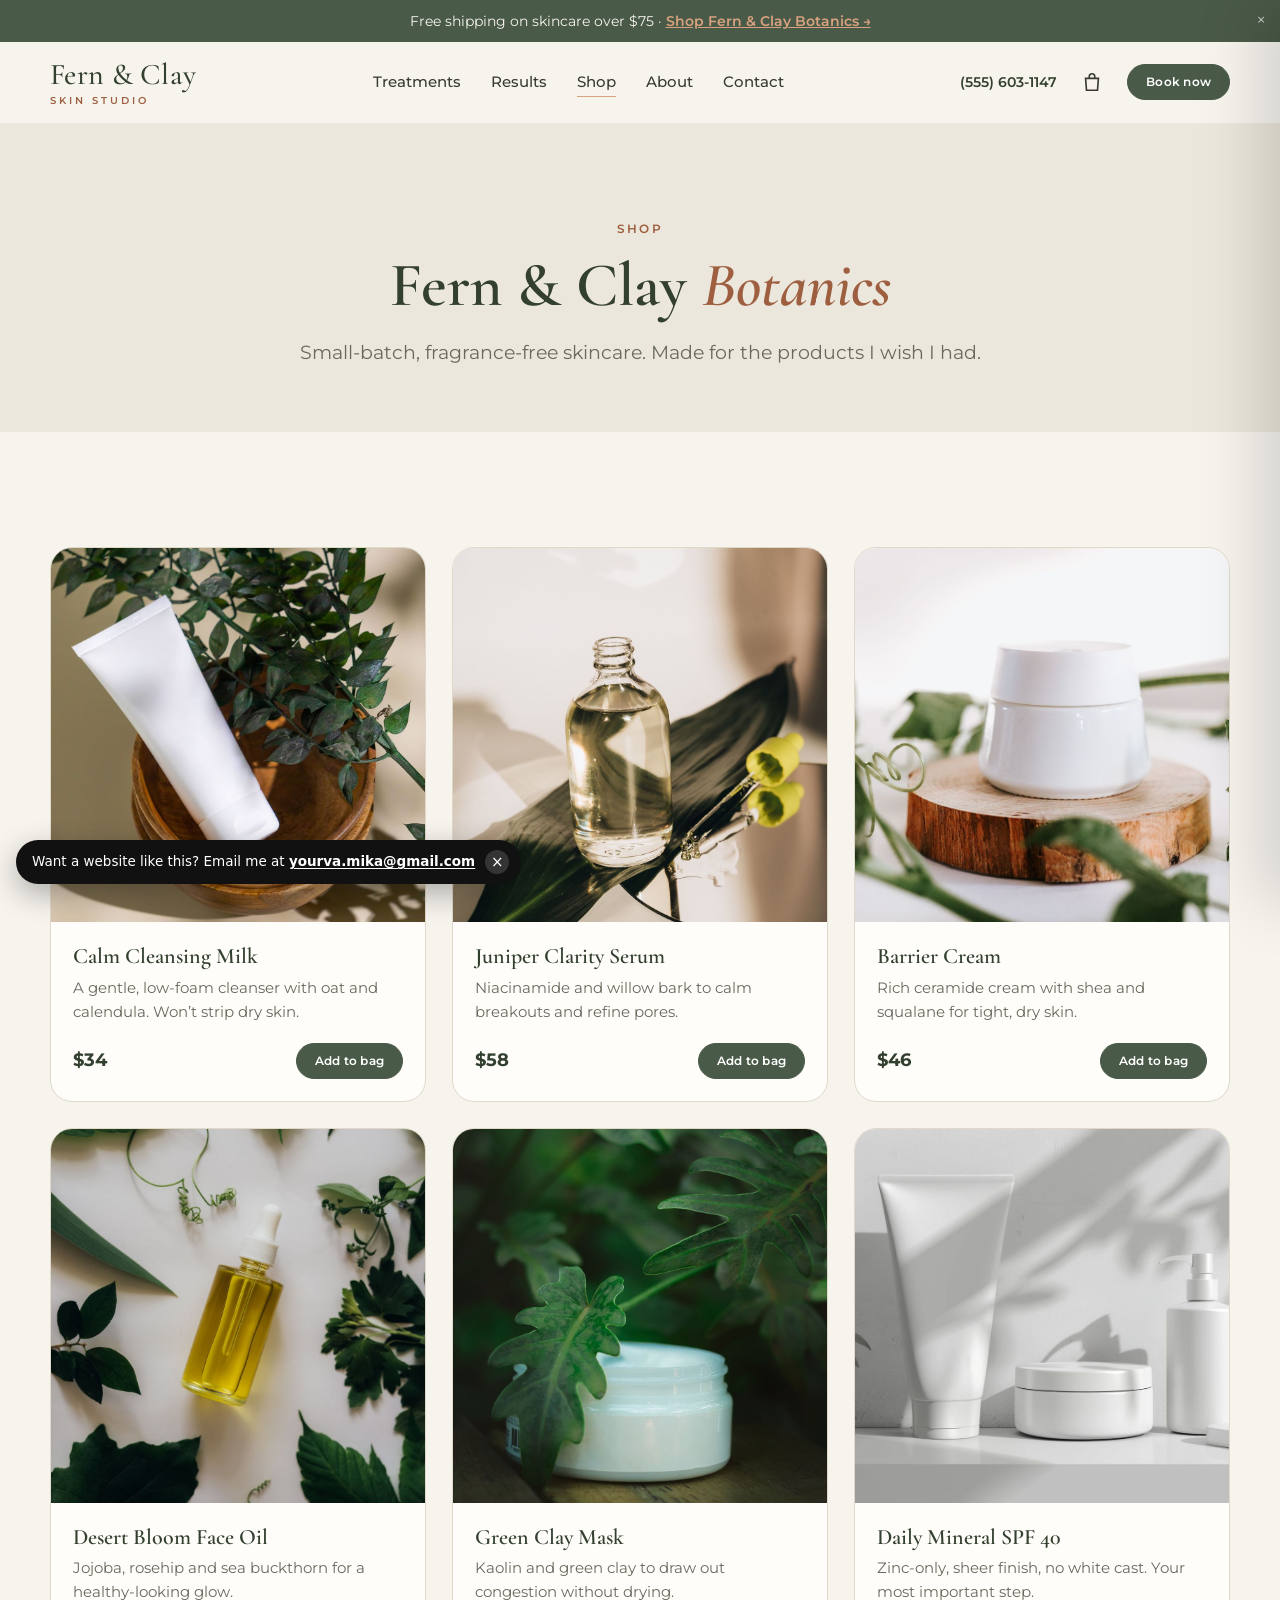
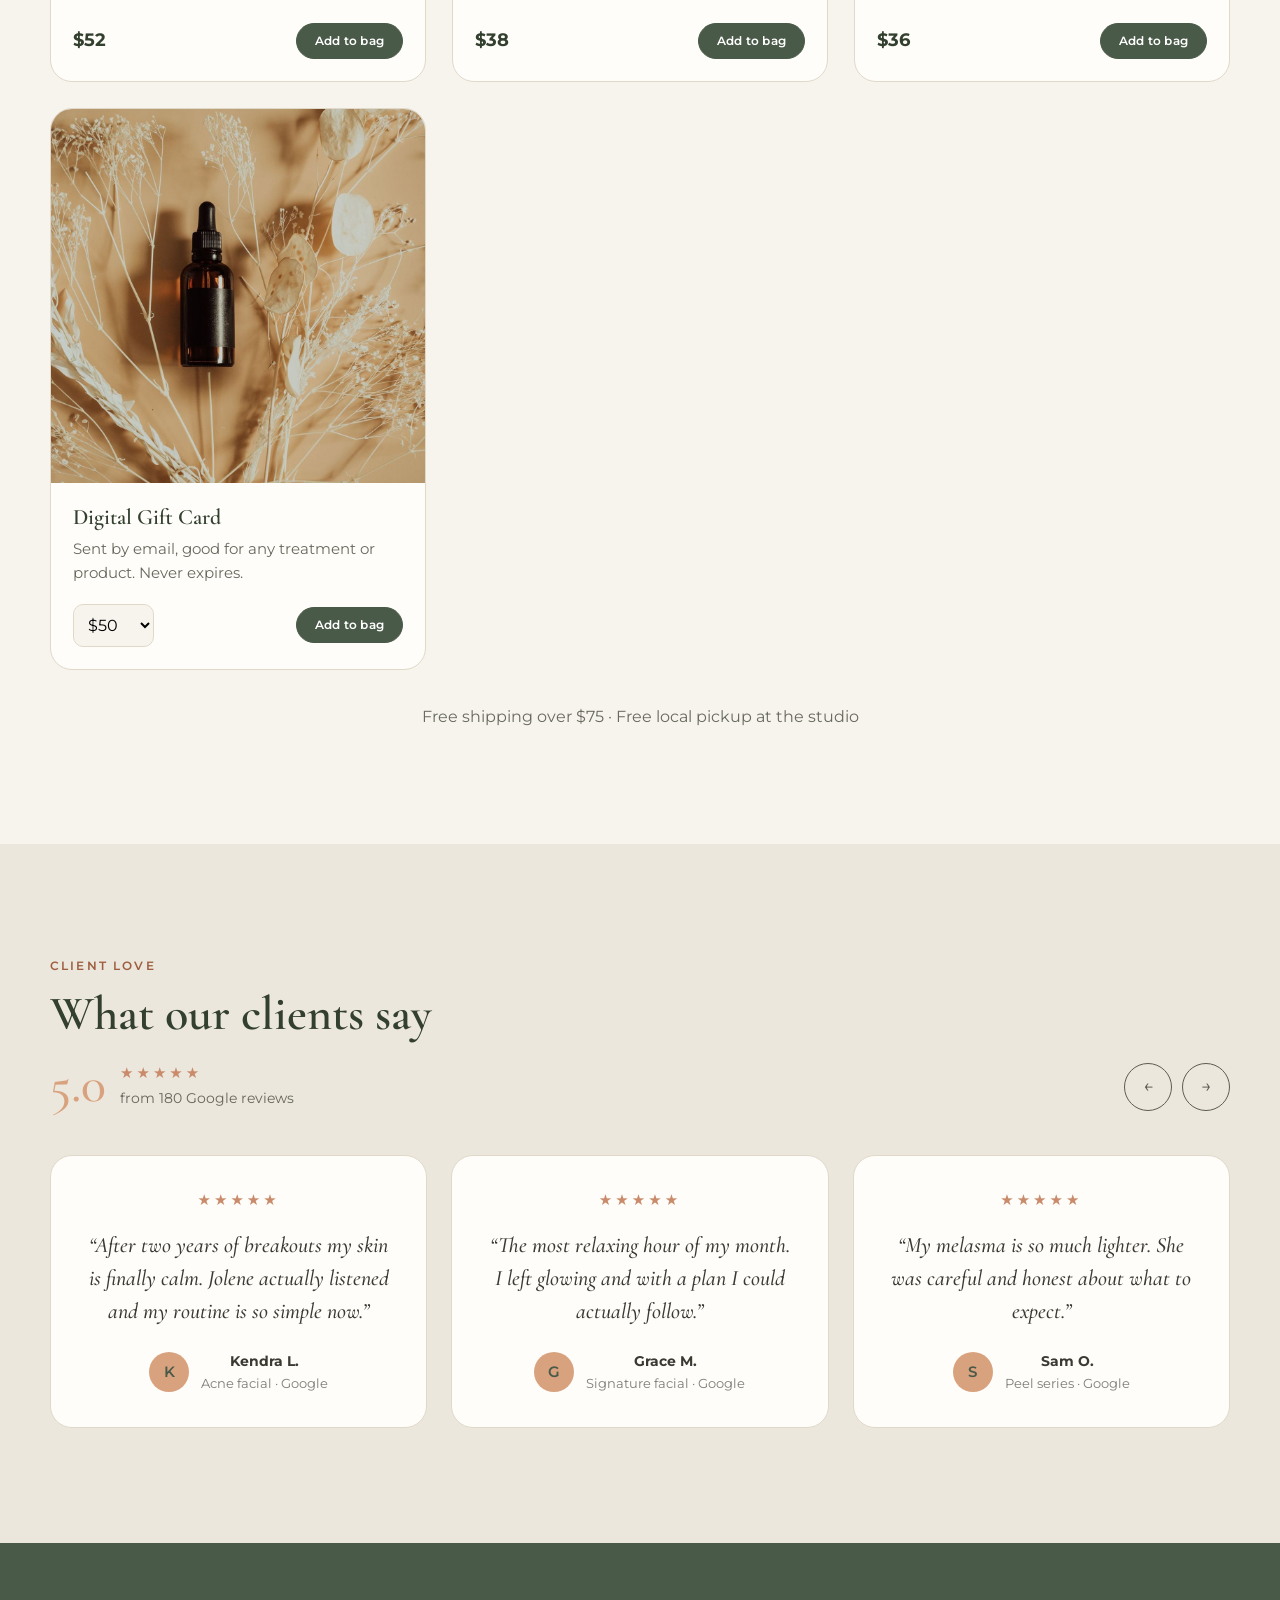
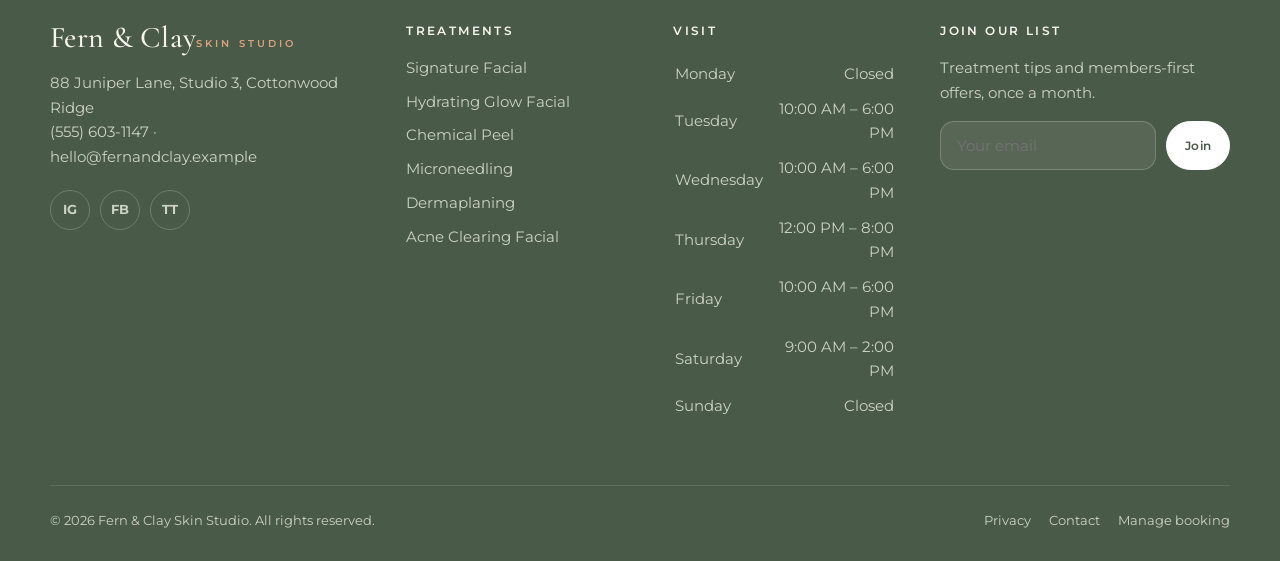
<file: shop.html>
<!doctype html><html lang="en"><head><meta charset="utf-8"><meta name="viewport" content="width=device-width,initial-scale=1">
<title>Shop Skincare | Fern &amp; Clay Skin Studio</title><meta name="robots" content="noindex, nofollow"><meta name="description" content="Shop Fern &amp; Clay Botanics: cleanser, serum, barrier cream, SPF and gift cards.">
<meta property="og:title" content="Shop Skincare | Fern &amp; Clay Skin Studio"><meta property="og:description" content="Shop Fern &amp; Clay Botanics: cleanser, serum, barrier cream, SPF and gift cards."><meta property="og:image" content="img/1412955.jpg">
<link rel="icon" href="data:image/svg+xml,<svg xmlns='http://www.w3.org/2000/svg' viewBox='0 0 64 64'><circle cx='32' cy='32' r='32' fill='%234A5A48'/><text x='32' y='43' font-size='30' text-anchor='middle' fill='white' font-family='Georgia'>F</text></svg>">
<link rel="preconnect" href="https://fonts.googleapis.com"><link rel="preconnect" href="https://fonts.gstatic.com" crossorigin>
<link href="https://fonts.googleapis.com/css2?family=Cormorant+Garamond:ital,wght@0,500;0,600;1,500;1,600&family=Montserrat:wght@400;500;600;700&display=swap" rel="stylesheet">
<link rel="stylesheet" href="css/style.css">
<script type="application/ld+json">{"@context": "https://schema.org", "@type": "MedicalBusiness", "name": "Fern & Clay Skin Studio", "telephone": "(555) 603-1147", "email": "hello@fernandclay.example", "address": "88 Juniper Lane, Studio 3, Cottonwood Ridge", "url": "index.html"}</script>
</head><body>
<div class="announce">Free shipping on skincare over $75 · <a href="shop.html">Shop Fern & Clay Botanics →</a><button aria-label="Close announcement">×</button></div>
<header class="site-header"><div class="wrap"><a class="logo" href="index.html"><b>Fern &amp; Clay</b><small>Skin Studio</small></a>
<nav class="nav" aria-label="Main"><a href="treatments.html">Treatments</a><a href="results.html">Results</a><a href="shop.html">Shop</a><a href="about.html">About</a><a href="contact.html">Contact</a></nav>
<div class="hdr-cta"><a class="tel" href="tel:5556031147">(555) 603-1147</a><button class="cart-btn cart-toggle" aria-label="Open bag"><svg width="22" height="22" viewBox="0 0 24 24" fill="none" stroke="currentColor" stroke-width="1.8"><path d="M5 8h14l-1 13H6L5 8z"/><path d="M9 8V6a3 3 0 0 1 6 0v2"/></svg><span class="cart-count" hidden>0</span></button><a class="btn sm" href="book.html">Book now</a><button class="burger" aria-label="Menu"><i></i><i></i><i></i></button></div></div></header>
<nav class="mobile-nav" aria-label="Mobile"><a href="treatments.html">Treatments</a><a href="results.html">Results</a><a href="shop.html">Shop</a><a href="about.html">About</a><a href="contact.html">Contact</a><a href="book.html">Manage booking</a><a class="btn" href="book.html">Book now</a><p class="muted" style="margin-top:18px">(555) 603-1147<br>88 Juniper Lane, Studio 3, Cottonwood Ridge</p></nav>
<main><section class="page-hero"><div class="wrap"><span class=eyebrow>Shop</span><h1 style="font-size:clamp(38px,5vw,62px)">Fern &amp; Clay <em>Botanics</em></h1><p class="lead">Small-batch, fragrance-free skincare. Made for the products I wish I had.</p></div></section>
<section class="section"><div class="wrap"><div class="pgrid"><div class="prod reveal"><div class="im"><img src="img/11417936.jpg" alt="Calm Cleansing Milk" loading="lazy"></div><div class="bd"><h3>Calm Cleansing Milk</h3><p>A gentle, low-foam cleanser with oat and calendula. Won’t strip dry skin.</p>
<div class="row"><b>$34</b><button class="btn sm" data-add="cleanser">Add to bag</button></div></div></div><div class="prod reveal"><div class="im"><img src="img/7796375.jpg" alt="Juniper Clarity Serum" loading="lazy"></div><div class="bd"><h3>Juniper Clarity Serum</h3><p>Niacinamide and willow bark to calm breakouts and refine pores.</p>
<div class="row"><b>$58</b><button class="btn sm" data-add="serum">Add to bag</button></div></div></div><div class="prod reveal"><div class="im"><img src="img/8489916.jpg" alt="Barrier Cream" loading="lazy"></div><div class="bd"><h3>Barrier Cream</h3><p>Rich ceramide cream with shea and squalane for tight, dry skin.</p>
<div class="row"><b>$46</b><button class="btn sm" data-add="cream">Add to bag</button></div></div></div><div class="prod reveal"><div class="im"><img src="img/8490252.jpg" alt="Desert Bloom Face Oil" loading="lazy"></div><div class="bd"><h3>Desert Bloom Face Oil</h3><p>Jojoba, rosehip and sea buckthorn for a healthy-looking glow.</p>
<div class="row"><b>$52</b><button class="btn sm" data-add="oil">Add to bag</button></div></div></div><div class="prod reveal"><div class="im"><img src="img/21283464.jpg" alt="Green Clay Mask" loading="lazy"></div><div class="bd"><h3>Green Clay Mask</h3><p>Kaolin and green clay to draw out congestion without drying.</p>
<div class="row"><b>$38</b><button class="btn sm" data-add="mask">Add to bag</button></div></div></div><div class="prod reveal"><div class="im"><img src="img/27544680.jpg" alt="Daily Mineral SPF 40" loading="lazy"></div><div class="bd"><h3>Daily Mineral SPF 40</h3><p>Zinc-only, sheer finish, no white cast. Your most important step.</p>
<div class="row"><b>$36</b><button class="btn sm" data-add="spf">Add to bag</button></div></div></div><div class="prod reveal"><div class="im"><img src="img/7797450.jpg" alt="Digital Gift Card" loading="lazy"></div><div class="bd"><h3>Digital Gift Card</h3><p>Sent by email, good for any treatment or product. Never expires.</p>
<div class="row"><select id="gift-amt" aria-label="Gift card amount"><option value="50">$50</option><option value="100">$100</option><option value="150">$150</option><option value="250">$250</option></select><button class="btn sm" data-add="gift">Add to bag</button></div></div></div></div>
<p class="center muted" style="margin-top:34px">Free shipping over $75 · Free local pickup at the studio</p></div></section><section class="section alt"><div class="wrap"><div class="head"><div><span class="eyebrow">Client love</span><h2>What our clients say</h2>
<div class="rating" style="margin-top:18px"><b>5.0</b><div><span class="stars" aria-label="5 stars">★★★★★</span><br><span style="opacity:.75;font-size:14px">from 180 Google reviews</span></div></div></div>
<div class="cnav carousel-nav"><button class="prev" aria-label="Previous">←</button><button class="next" aria-label="Next">→</button></div></div>
<div class="carousel" style="margin:0 -12px"><div class="track"><div class="slide"><div class="review"><span class="stars" aria-label="5 stars">★★★★★</span><p>“After two years of breakouts my skin is finally calm. Jolene actually listened and my routine is so simple now.”</p><div class="who"><i>K</i><div><b>Kendra L.</b><span>Acne facial · Google</span></div></div></div></div><div class="slide"><div class="review"><span class="stars" aria-label="5 stars">★★★★★</span><p>“The most relaxing hour of my month. I left glowing and with a plan I could actually follow.”</p><div class="who"><i>G</i><div><b>Grace M.</b><span>Signature facial · Google</span></div></div></div></div><div class="slide"><div class="review"><span class="stars" aria-label="5 stars">★★★★★</span><p>“My melasma is so much lighter. She was careful and honest about what to expect.”</p><div class="who"><i>S</i><div><b>Sam O.</b><span>Peel series · Google</span></div></div></div></div><div class="slide"><div class="review"><span class="stars" aria-label="5 stars">★★★★★</span><p>“Three sessions in and my acne scars are noticeably softer. Worth every penny.”</p><div class="who"><i>B</i><div><b>Bree W.</b><span>Microneedling · Google</span></div></div></div></div><div class="slide"><div class="review"><span class="stars" aria-label="5 stars">★★★★★</span><p>“The Barrier Cream saved my skin this winter. I’ve converted my whole family.”</p><div class="who"><i>N</i><div><b>Nadia F.</b><span>Skincare line · Google</span></div></div></div></div><div class="slide"><div class="review"><span class="stars" aria-label="5 stars">★★★★★</span><p>“My makeup has never looked this smooth. Booking monthly forever.”</p><div class="who"><i>H</i><div><b>Holly D.</b><span>Dermaplaning · Google</span></div></div></div></div></div></div></div></section></main>
<footer class="site-footer"><div class="wrap"><div class="cols">
<div><a class="logo" href="index.html"><b>Fern &amp; Clay</b><small>Skin Studio</small></a><p style="margin-top:18px">88 Juniper Lane, Studio 3, Cottonwood Ridge<br><a href="tel:5556031147" style="display:inline">(555) 603-1147</a> · <a href="mailto:hello@fernandclay.example" style="display:inline">hello@fernandclay.example</a></p>
<div class="social"><a href="#" aria-label="Instagram">IG</a><a href="#" aria-label="Facebook">FB</a><a href="#" aria-label="TikTok">TT</a></div></div>
<div><h4>Treatments</h4><a href="treatments/signature-facial.html">Signature Facial</a><a href="treatments/hydrating-glow.html">Hydrating Glow Facial</a><a href="treatments/chemical-peel.html">Chemical Peel</a><a href="treatments/microneedling.html">Microneedling</a><a href="treatments/dermaplaning.html">Dermaplaning</a><a href="treatments/acne-facial.html">Acne Clearing Facial</a></div>
<div><h4>Visit</h4><table class="hours"><tr><td>Monday</td><td>Closed</td></tr><tr><td>Tuesday</td><td>10:00 AM – 6:00 PM</td></tr><tr><td>Wednesday</td><td>10:00 AM – 6:00 PM</td></tr><tr><td>Thursday</td><td>12:00 PM – 8:00 PM</td></tr><tr><td>Friday</td><td>10:00 AM – 6:00 PM</td></tr><tr><td>Saturday</td><td>9:00 AM – 2:00 PM</td></tr><tr><td>Sunday</td><td>Closed</td></tr></table></div>
<div><h4>Join our list</h4><p>Treatment tips and members-first offers, once a month.</p>
<form class="newsletter" data-form="newsletter" data-thanks="You’re on the list. Welcome!" novalidate><div class="field"><input type="email" name="email" placeholder="Your email" required aria-label="Email"></div><button class="btn sm light">Join</button></form></div>
</div><div class="base"><span>© 2026 Fern &amp; Clay Skin Studio. All rights reserved.</span><span><a href="privacy.html">Privacy</a><a href="contact.html">Contact</a><a href="book.html">Manage booking</a></span></div></div></footer>
<a class="btn mobile-book" href="book.html">Book now</a>
<div id="offer-pop" role="dialog" aria-modal="true" aria-label="New client offer"><div class="pop-bg"></div><div class="pop"><img src="img/7038196.jpg" alt="" loading=lazy><div class="in"><button class="pop-close" aria-label="Close">×</button>
<div class="pop-form"><span class="eyebrow">New client offer</span><h3>Join the studio list</h3><p class="offer">15% off your first facial, plus skin tips once a month.</p>
<form class="form" novalidate><div class="field"><label for="f-name">First name *</label><input type="text" name="name" id="f-name" autocomplete="given-name" placeholder="" required><span class="msg">This field is required.</span></div><div class="field"><label for="f-email">Email *</label><input type="email" name="email" id="f-email" autocomplete="email" placeholder="" required><span class="msg">Please enter a valid email.</span></div><div class="field"><label for="f-phone">Phone *</label><input type="tel" name="phone" id="f-phone" autocomplete="on" placeholder="" required><span class="msg">Please enter a 10-digit phone number.</span></div><button class="btn">Claim my offer</button></form>
<small>By signing up you agree to receive texts and emails. Reply STOP anytime.</small></div>
<div class="pop-done form-done" hidden><div class="ok">✓</div><h3>You’re in!</h3><p class="muted">Your offer is saved. We’ll text you within the hour to help you book.</p><a class="btn" href="book.html" style="margin-top:20px">Book now</a></div></div></div></div>
<div class="drawer-bg cart-toggle"></div><aside class="drawer" aria-label="Shopping bag"><header><h3>Your bag</h3><button class="cart-toggle" aria-label="Close" style="font-size:22px">×</button></header>
<div id="cart-items"></div><footer><div class="row"><span>Subtotal</span><b id="cart-sub">$0</b></div><div class="row"><span>Shipping</span><b id="cart-ship">Free</b></div>
<div class="row total"><span>Total</span><b id="cart-total">$0</b></div><a class="btn" id="cart-checkout" href="checkout.html">Checkout</a></footer></aside>
<script src="js/site-data.js"></script><script src="js/core.js" defer></script>
</body></html>
</file>
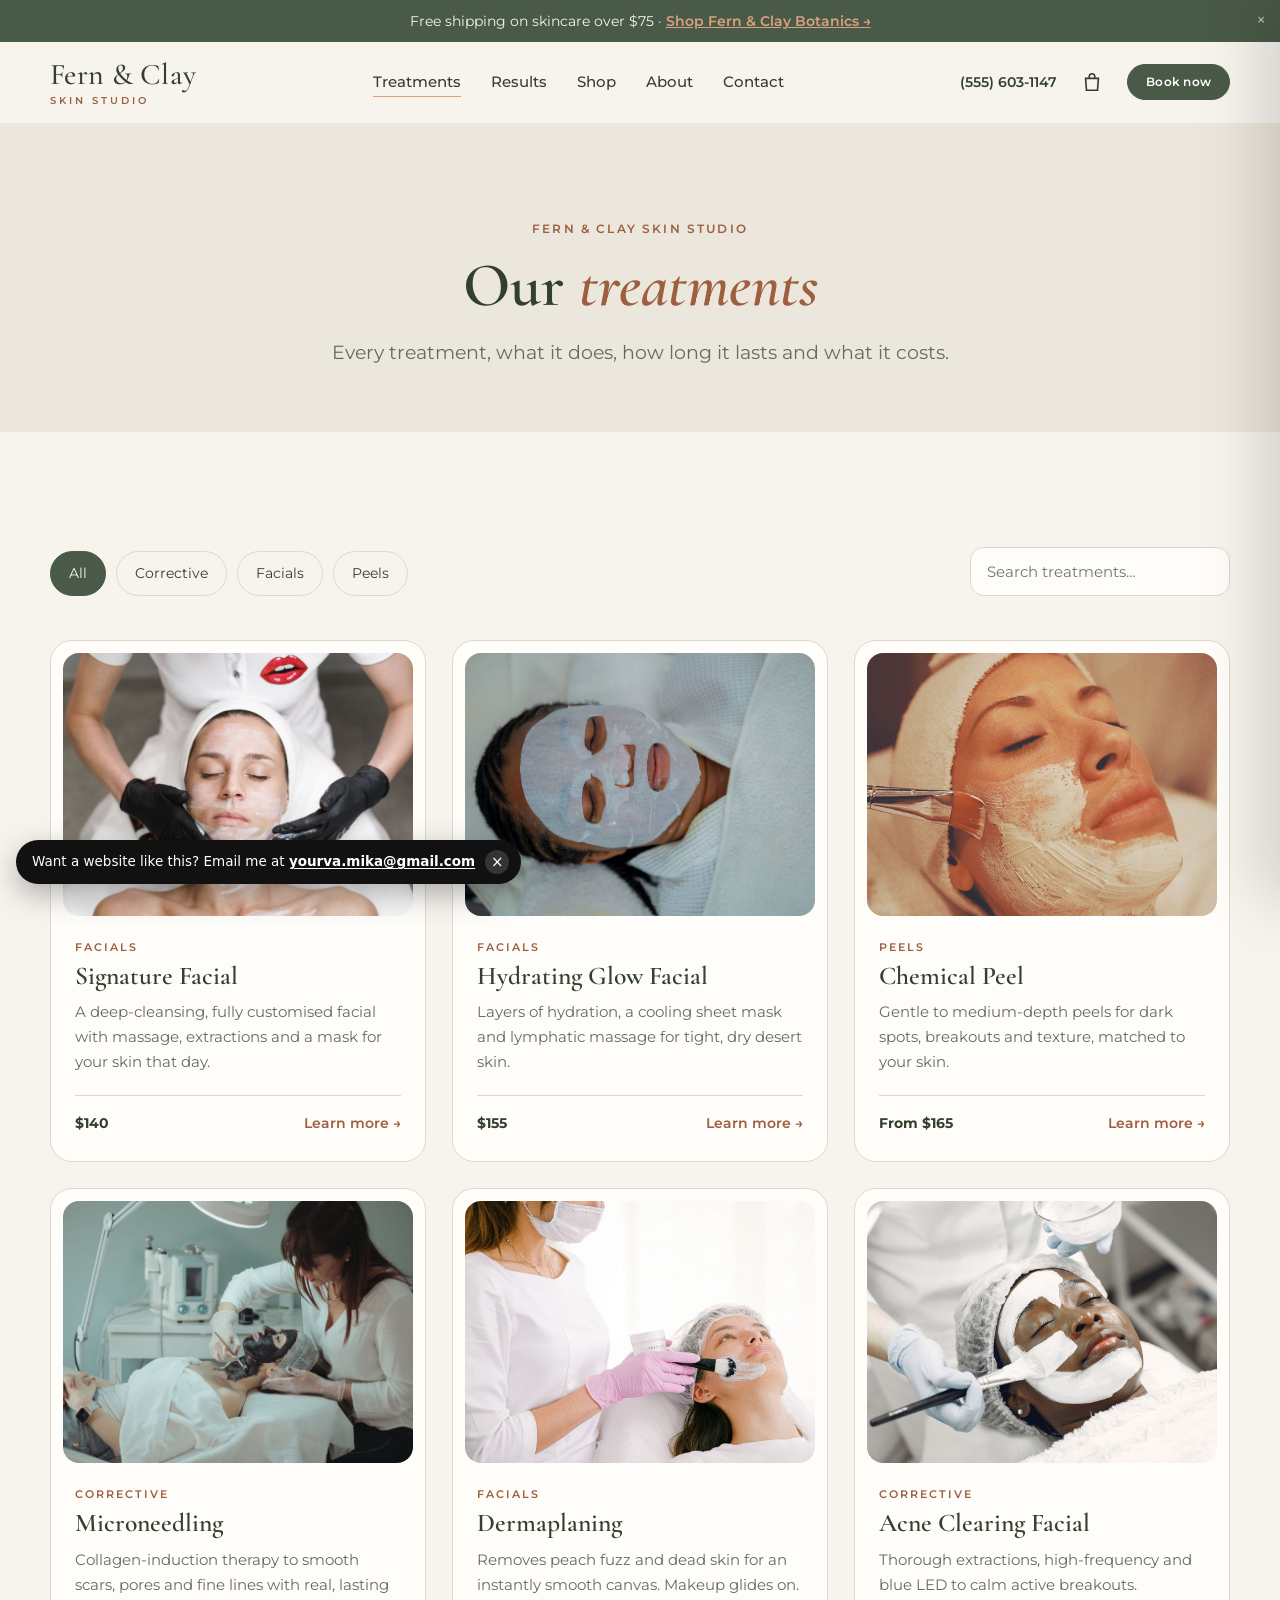
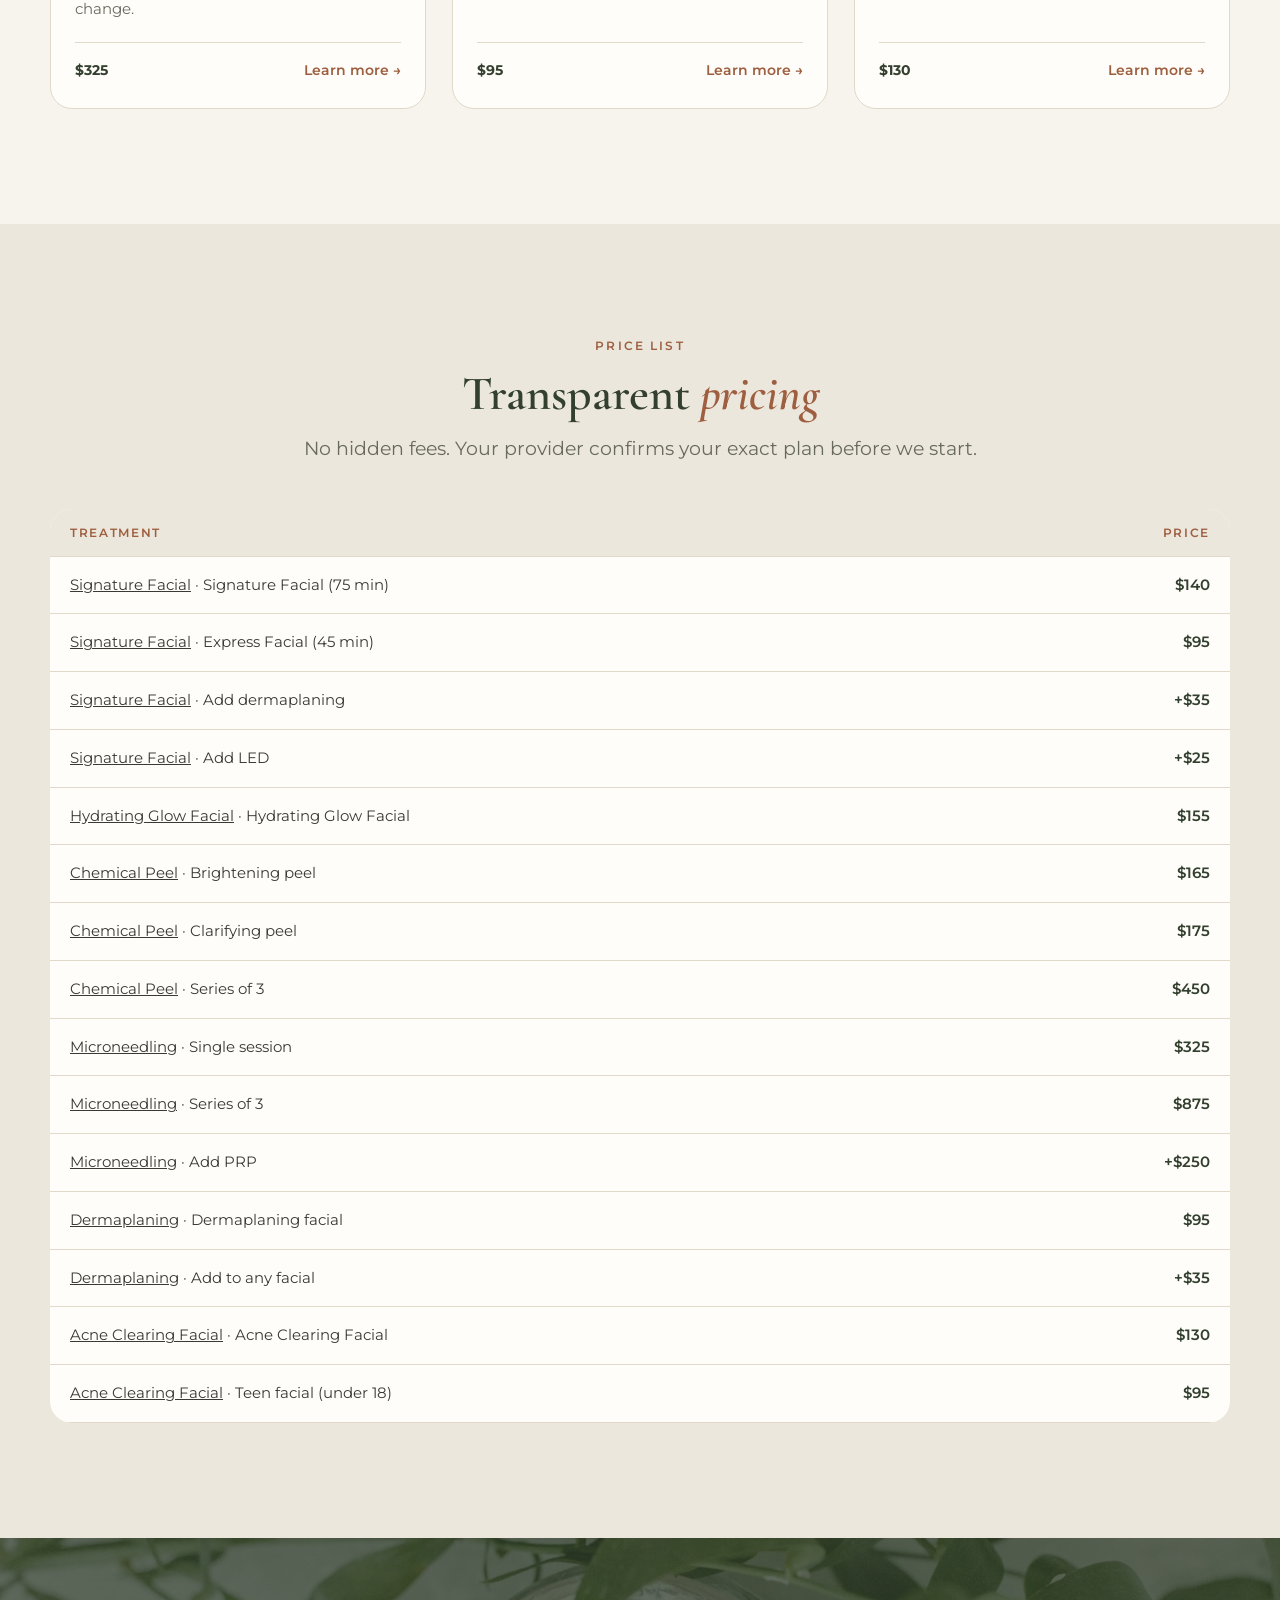
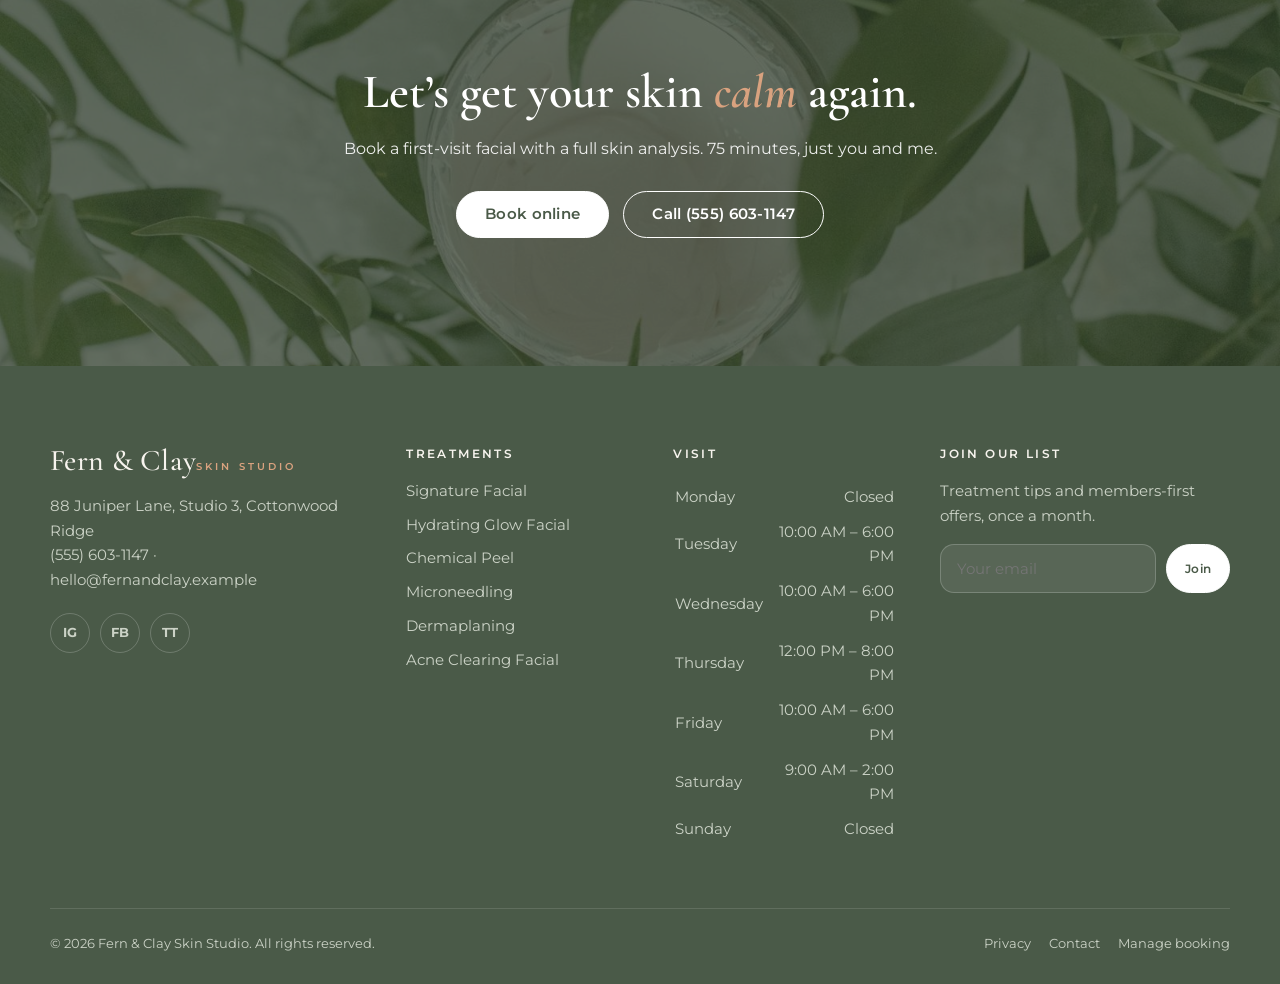
<file: treatments.html>
<!doctype html><html lang="en"><head><meta charset="utf-8"><meta name="viewport" content="width=device-width,initial-scale=1">
<title>Treatments &amp; Prices | Fern &amp; Clay Skin Studio</title><meta name="robots" content="noindex, nofollow"><meta name="description" content="All treatments and prices at Fern &amp; Clay Skin Studio in Cottonwood Ridge.">
<meta property="og:title" content="Treatments &amp; Prices | Fern &amp; Clay Skin Studio"><meta property="og:description" content="All treatments and prices at Fern &amp; Clay Skin Studio in Cottonwood Ridge."><meta property="og:image" content="img/1412955.jpg">
<link rel="icon" href="data:image/svg+xml,<svg xmlns='http://www.w3.org/2000/svg' viewBox='0 0 64 64'><circle cx='32' cy='32' r='32' fill='%234A5A48'/><text x='32' y='43' font-size='30' text-anchor='middle' fill='white' font-family='Georgia'>F</text></svg>">
<link rel="preconnect" href="https://fonts.googleapis.com"><link rel="preconnect" href="https://fonts.gstatic.com" crossorigin>
<link href="https://fonts.googleapis.com/css2?family=Cormorant+Garamond:ital,wght@0,500;0,600;1,500;1,600&family=Montserrat:wght@400;500;600;700&display=swap" rel="stylesheet">
<link rel="stylesheet" href="css/style.css">
<script type="application/ld+json">{"@context": "https://schema.org", "@type": "MedicalBusiness", "name": "Fern & Clay Skin Studio", "telephone": "(555) 603-1147", "email": "hello@fernandclay.example", "address": "88 Juniper Lane, Studio 3, Cottonwood Ridge", "url": "index.html"}</script>
</head><body>
<div class="announce">Free shipping on skincare over $75 · <a href="shop.html">Shop Fern & Clay Botanics →</a><button aria-label="Close announcement">×</button></div>
<header class="site-header"><div class="wrap"><a class="logo" href="index.html"><b>Fern &amp; Clay</b><small>Skin Studio</small></a>
<nav class="nav" aria-label="Main"><a href="treatments.html">Treatments</a><a href="results.html">Results</a><a href="shop.html">Shop</a><a href="about.html">About</a><a href="contact.html">Contact</a></nav>
<div class="hdr-cta"><a class="tel" href="tel:5556031147">(555) 603-1147</a><button class="cart-btn cart-toggle" aria-label="Open bag"><svg width="22" height="22" viewBox="0 0 24 24" fill="none" stroke="currentColor" stroke-width="1.8"><path d="M5 8h14l-1 13H6L5 8z"/><path d="M9 8V6a3 3 0 0 1 6 0v2"/></svg><span class="cart-count" hidden>0</span></button><a class="btn sm" href="book.html">Book now</a><button class="burger" aria-label="Menu"><i></i><i></i><i></i></button></div></div></header>
<nav class="mobile-nav" aria-label="Mobile"><a href="treatments.html">Treatments</a><a href="results.html">Results</a><a href="shop.html">Shop</a><a href="about.html">About</a><a href="contact.html">Contact</a><a href="book.html">Manage booking</a><a class="btn" href="book.html">Book now</a><p class="muted" style="margin-top:18px">(555) 603-1147<br>88 Juniper Lane, Studio 3, Cottonwood Ridge</p></nav>
<main><section class="page-hero"><div class="wrap"><span class=eyebrow>Fern &amp; Clay Skin Studio</span><h1 style="font-size:clamp(38px,5vw,62px)">Our <em>treatments</em></h1><p class="lead">Every treatment, what it does, how long it lasts and what it costs.</p></div></section>
<section class="section"><div class="wrap"><div class="head"><div class="filters" data-target="#t-grid" style="margin:0"><button class="on" data-f="all">All</button><button data-f="corrective">Corrective</button><button data-f="facials">Facials</button><button data-f="peels">Peels</button></div>
<div class="field" style="min-width:260px"><label for="t-search" class="sr">Search treatments</label><input id="t-search" type="search" placeholder="Search treatments…"></div></div>
<div class="tgrid" id="t-grid"><a class="tcard reveal" href="treatments/signature-facial.html" data-cat="facials"><div class="im"><img src="img/12115040.jpg" alt="Signature Facial" loading="lazy"></div>
<div class="bd"><span class="cat">Facials</span><h3>Signature Facial</h3><p>A deep-cleansing, fully customised facial with massage, extractions and a mask for your skin that day.</p><div class="meta"><b>$140</b><span>Learn more →</span></div></div></a><a class="tcard reveal" href="treatments/hydrating-glow.html" data-cat="facials"><div class="im"><img src="img/36436447.jpg" alt="Hydrating Glow Facial" loading="lazy"></div>
<div class="bd"><span class="cat">Facials</span><h3>Hydrating Glow Facial</h3><p>Layers of hydration, a cooling sheet mask and lymphatic massage for tight, dry desert skin.</p><div class="meta"><b>$155</b><span>Learn more →</span></div></div></a><a class="tcard reveal" href="treatments/chemical-peel.html" data-cat="peels"><div class="im"><img src="img/37229299.jpg" alt="Chemical Peel" loading="lazy"></div>
<div class="bd"><span class="cat">Peels</span><h3>Chemical Peel</h3><p>Gentle to medium-depth peels for dark spots, breakouts and texture, matched to your skin.</p><div class="meta"><b>From $165</b><span>Learn more →</span></div></div></a><a class="tcard reveal" href="treatments/microneedling.html" data-cat="corrective"><div class="im"><img src="img/34117244.jpg" alt="Microneedling" loading="lazy"></div>
<div class="bd"><span class="cat">Corrective</span><h3>Microneedling</h3><p>Collagen-induction therapy to smooth scars, pores and fine lines with real, lasting change.</p><div class="meta"><b>$325</b><span>Learn more →</span></div></div></a><a class="tcard reveal" href="treatments/dermaplaning.html" data-cat="facials"><div class="im"><img src="img/4586718.jpg" alt="Dermaplaning" loading="lazy"></div>
<div class="bd"><span class="cat">Facials</span><h3>Dermaplaning</h3><p>Removes peach fuzz and dead skin for an instantly smooth canvas. Makeup glides on.</p><div class="meta"><b>$95</b><span>Learn more →</span></div></div></a><a class="tcard reveal" href="treatments/acne-facial.html" data-cat="corrective"><div class="im"><img src="img/7446689.jpg" alt="Acne Clearing Facial" loading="lazy"></div>
<div class="bd"><span class="cat">Corrective</span><h3>Acne Clearing Facial</h3><p>Thorough extractions, high-frequency and blue LED to calm active breakouts.</p><div class="meta"><b>$130</b><span>Learn more →</span></div></div></a></div></div></section>
<section class="section alt"><div class="wrap"><div class="head center" style="display:block"><span class="eyebrow">Price list</span><h2>Transparent <em>pricing</em></h2><p class="lead">No hidden fees. Your provider confirms your exact plan before we start.</p></div>
<table class="ptable"><thead><tr><th>Treatment</th><th style="text-align:right">Price</th></tr></thead><tbody><tr><td><a href="treatments/signature-facial.html">Signature Facial</a> · Signature Facial (75 min)</td><td>$140</td></tr><tr><td><a href="treatments/signature-facial.html">Signature Facial</a> · Express Facial (45 min)</td><td>$95</td></tr><tr><td><a href="treatments/signature-facial.html">Signature Facial</a> · Add dermaplaning</td><td>+$35</td></tr><tr><td><a href="treatments/signature-facial.html">Signature Facial</a> · Add LED</td><td>+$25</td></tr><tr><td><a href="treatments/hydrating-glow.html">Hydrating Glow Facial</a> · Hydrating Glow Facial</td><td>$155</td></tr><tr><td><a href="treatments/chemical-peel.html">Chemical Peel</a> · Brightening peel</td><td>$165</td></tr><tr><td><a href="treatments/chemical-peel.html">Chemical Peel</a> · Clarifying peel</td><td>$175</td></tr><tr><td><a href="treatments/chemical-peel.html">Chemical Peel</a> · Series of 3</td><td>$450</td></tr><tr><td><a href="treatments/microneedling.html">Microneedling</a> · Single session</td><td>$325</td></tr><tr><td><a href="treatments/microneedling.html">Microneedling</a> · Series of 3</td><td>$875</td></tr><tr><td><a href="treatments/microneedling.html">Microneedling</a> · Add PRP</td><td>+$250</td></tr><tr><td><a href="treatments/dermaplaning.html">Dermaplaning</a> · Dermaplaning facial</td><td>$95</td></tr><tr><td><a href="treatments/dermaplaning.html">Dermaplaning</a> · Add to any facial</td><td>+$35</td></tr><tr><td><a href="treatments/acne-facial.html">Acne Clearing Facial</a> · Acne Clearing Facial</td><td>$130</td></tr><tr><td><a href="treatments/acne-facial.html">Acne Clearing Facial</a> · Teen facial (under 18)</td><td>$95</td></tr></tbody></table></div></section><section class="cta"><img src="img/6690235.jpg" alt="" loading="lazy"><div class="wrap"><h2>Let’s get your skin <em>calm</em> again.</h2><p>Book a first-visit facial with a full skin analysis. 75 minutes, just you and me.</p>
<div class="btns"><a class="btn light" href="book.html">Book online</a><a class="btn ghost" href="tel:5556031147">Call (555) 603-1147</a></div></div></section></main>
<footer class="site-footer"><div class="wrap"><div class="cols">
<div><a class="logo" href="index.html"><b>Fern &amp; Clay</b><small>Skin Studio</small></a><p style="margin-top:18px">88 Juniper Lane, Studio 3, Cottonwood Ridge<br><a href="tel:5556031147" style="display:inline">(555) 603-1147</a> · <a href="mailto:hello@fernandclay.example" style="display:inline">hello@fernandclay.example</a></p>
<div class="social"><a href="#" aria-label="Instagram">IG</a><a href="#" aria-label="Facebook">FB</a><a href="#" aria-label="TikTok">TT</a></div></div>
<div><h4>Treatments</h4><a href="treatments/signature-facial.html">Signature Facial</a><a href="treatments/hydrating-glow.html">Hydrating Glow Facial</a><a href="treatments/chemical-peel.html">Chemical Peel</a><a href="treatments/microneedling.html">Microneedling</a><a href="treatments/dermaplaning.html">Dermaplaning</a><a href="treatments/acne-facial.html">Acne Clearing Facial</a></div>
<div><h4>Visit</h4><table class="hours"><tr><td>Monday</td><td>Closed</td></tr><tr><td>Tuesday</td><td>10:00 AM – 6:00 PM</td></tr><tr><td>Wednesday</td><td>10:00 AM – 6:00 PM</td></tr><tr><td>Thursday</td><td>12:00 PM – 8:00 PM</td></tr><tr><td>Friday</td><td>10:00 AM – 6:00 PM</td></tr><tr><td>Saturday</td><td>9:00 AM – 2:00 PM</td></tr><tr><td>Sunday</td><td>Closed</td></tr></table></div>
<div><h4>Join our list</h4><p>Treatment tips and members-first offers, once a month.</p>
<form class="newsletter" data-form="newsletter" data-thanks="You’re on the list. Welcome!" novalidate><div class="field"><input type="email" name="email" placeholder="Your email" required aria-label="Email"></div><button class="btn sm light">Join</button></form></div>
</div><div class="base"><span>© 2026 Fern &amp; Clay Skin Studio. All rights reserved.</span><span><a href="privacy.html">Privacy</a><a href="contact.html">Contact</a><a href="book.html">Manage booking</a></span></div></div></footer>
<a class="btn mobile-book" href="book.html">Book now</a>
<div id="offer-pop" role="dialog" aria-modal="true" aria-label="New client offer"><div class="pop-bg"></div><div class="pop"><img src="img/7038196.jpg" alt="" loading=lazy><div class="in"><button class="pop-close" aria-label="Close">×</button>
<div class="pop-form"><span class="eyebrow">New client offer</span><h3>Join the studio list</h3><p class="offer">15% off your first facial, plus skin tips once a month.</p>
<form class="form" novalidate><div class="field"><label for="f-name">First name *</label><input type="text" name="name" id="f-name" autocomplete="given-name" placeholder="" required><span class="msg">This field is required.</span></div><div class="field"><label for="f-email">Email *</label><input type="email" name="email" id="f-email" autocomplete="email" placeholder="" required><span class="msg">Please enter a valid email.</span></div><div class="field"><label for="f-phone">Phone *</label><input type="tel" name="phone" id="f-phone" autocomplete="on" placeholder="" required><span class="msg">Please enter a 10-digit phone number.</span></div><button class="btn">Claim my offer</button></form>
<small>By signing up you agree to receive texts and emails. Reply STOP anytime.</small></div>
<div class="pop-done form-done" hidden><div class="ok">✓</div><h3>You’re in!</h3><p class="muted">Your offer is saved. We’ll text you within the hour to help you book.</p><a class="btn" href="book.html" style="margin-top:20px">Book now</a></div></div></div></div>
<div class="drawer-bg cart-toggle"></div><aside class="drawer" aria-label="Shopping bag"><header><h3>Your bag</h3><button class="cart-toggle" aria-label="Close" style="font-size:22px">×</button></header>
<div id="cart-items"></div><footer><div class="row"><span>Subtotal</span><b id="cart-sub">$0</b></div><div class="row"><span>Shipping</span><b id="cart-ship">Free</b></div>
<div class="row total"><span>Total</span><b id="cart-total">$0</b></div><a class="btn" id="cart-checkout" href="checkout.html">Checkout</a></footer></aside>
<script src="js/site-data.js"></script><script src="js/core.js" defer></script>
</body></html>
</file>
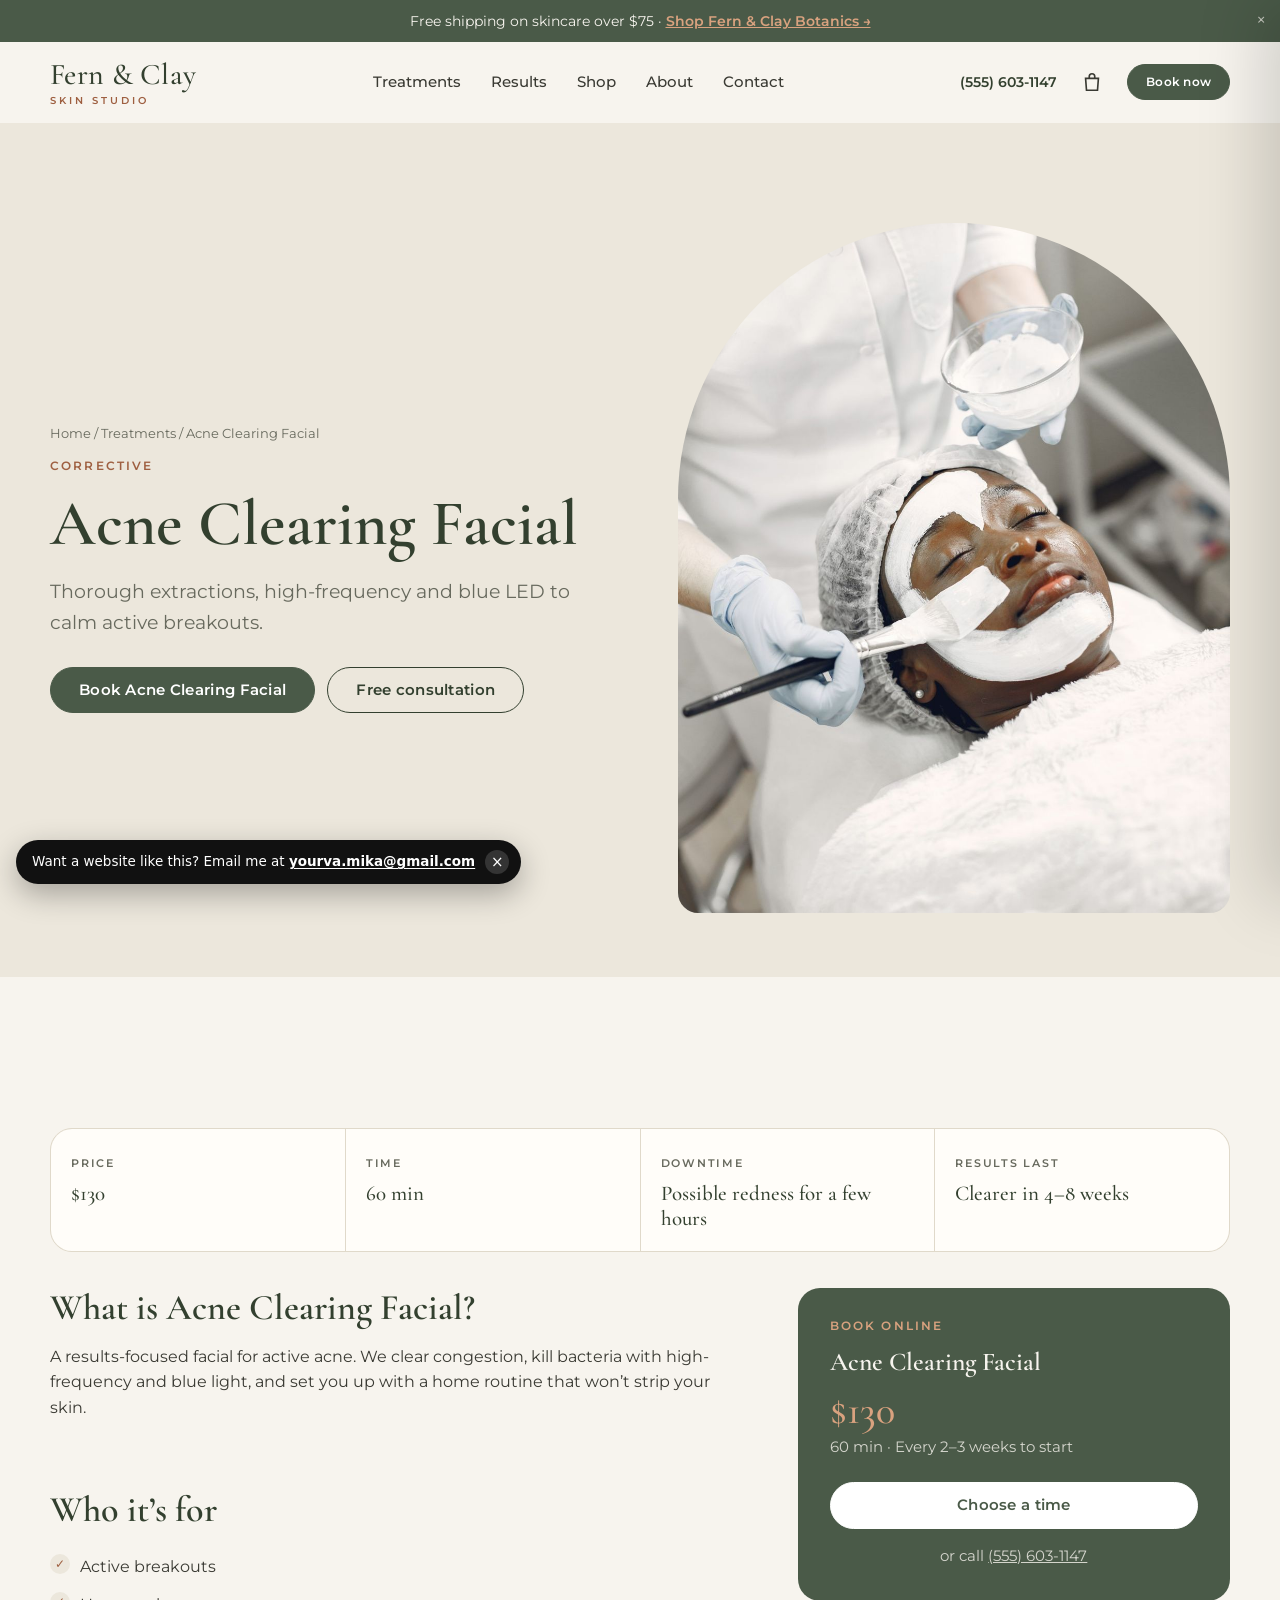
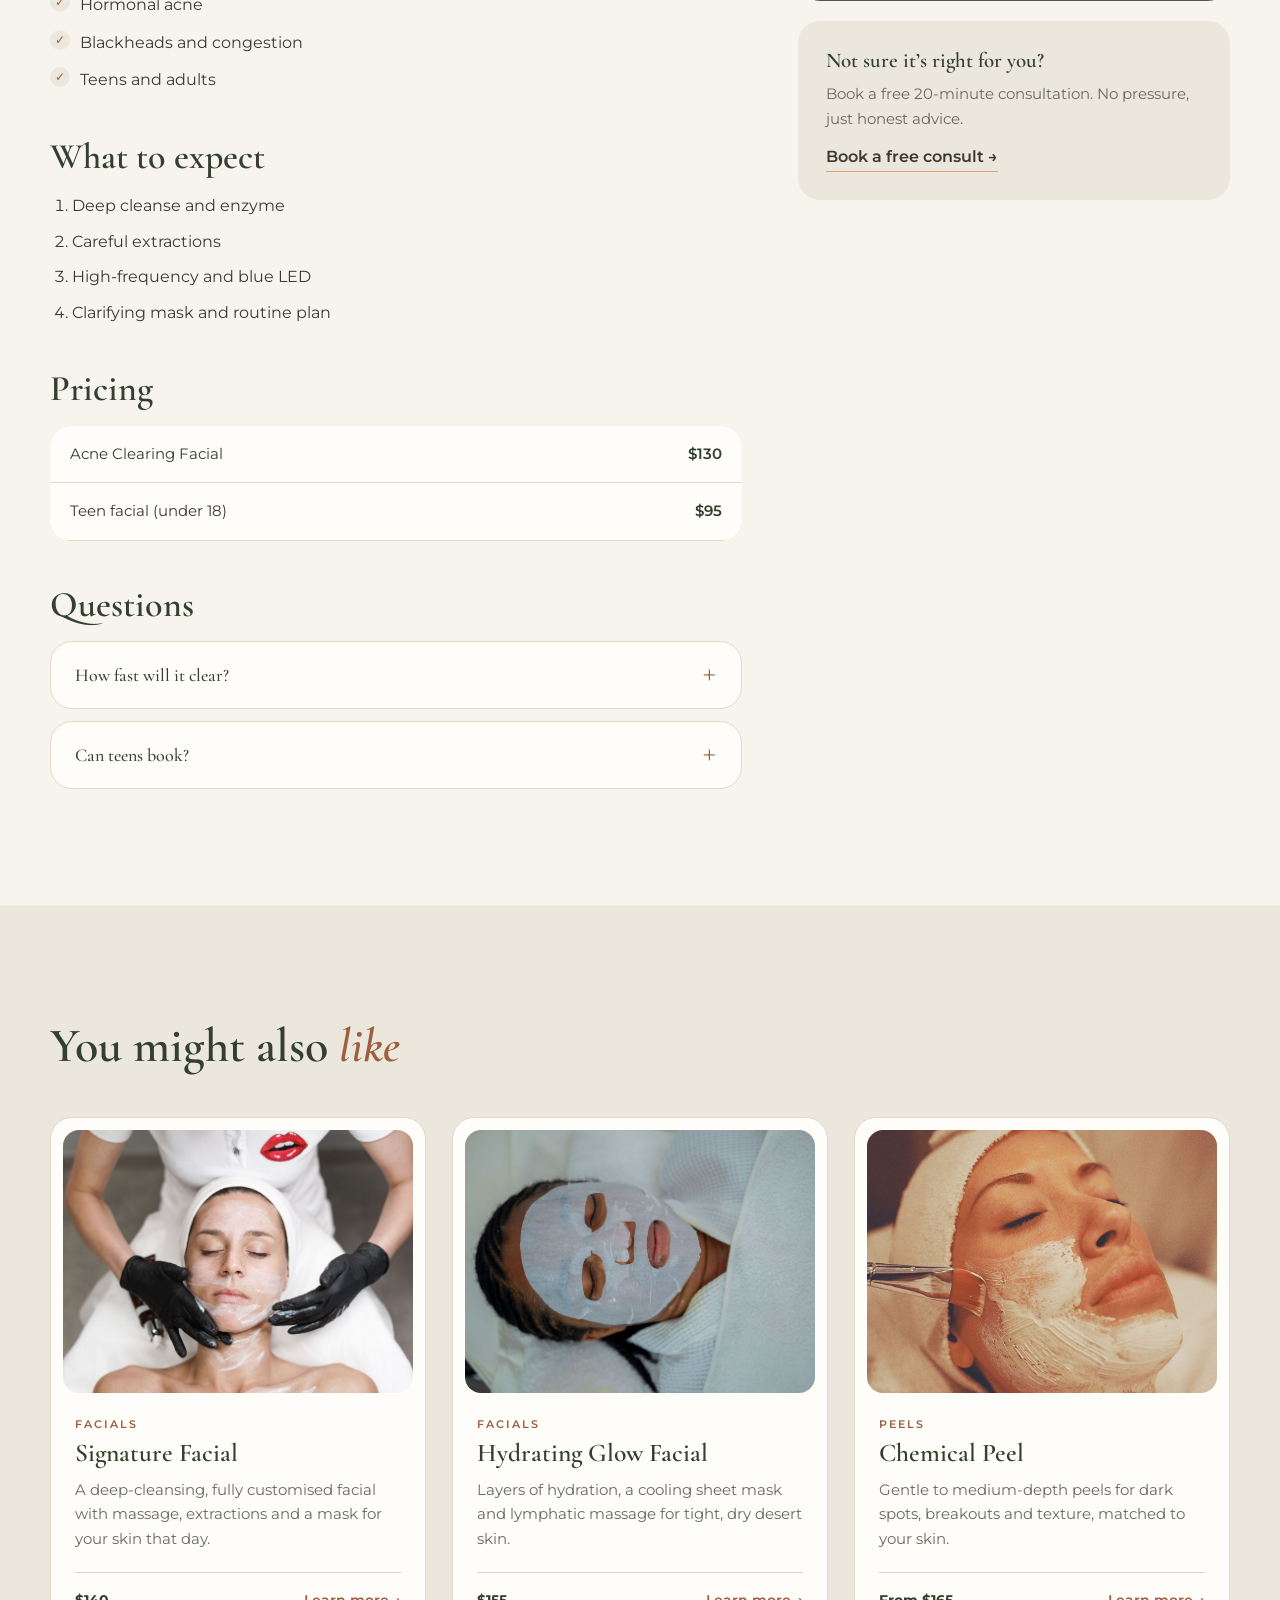
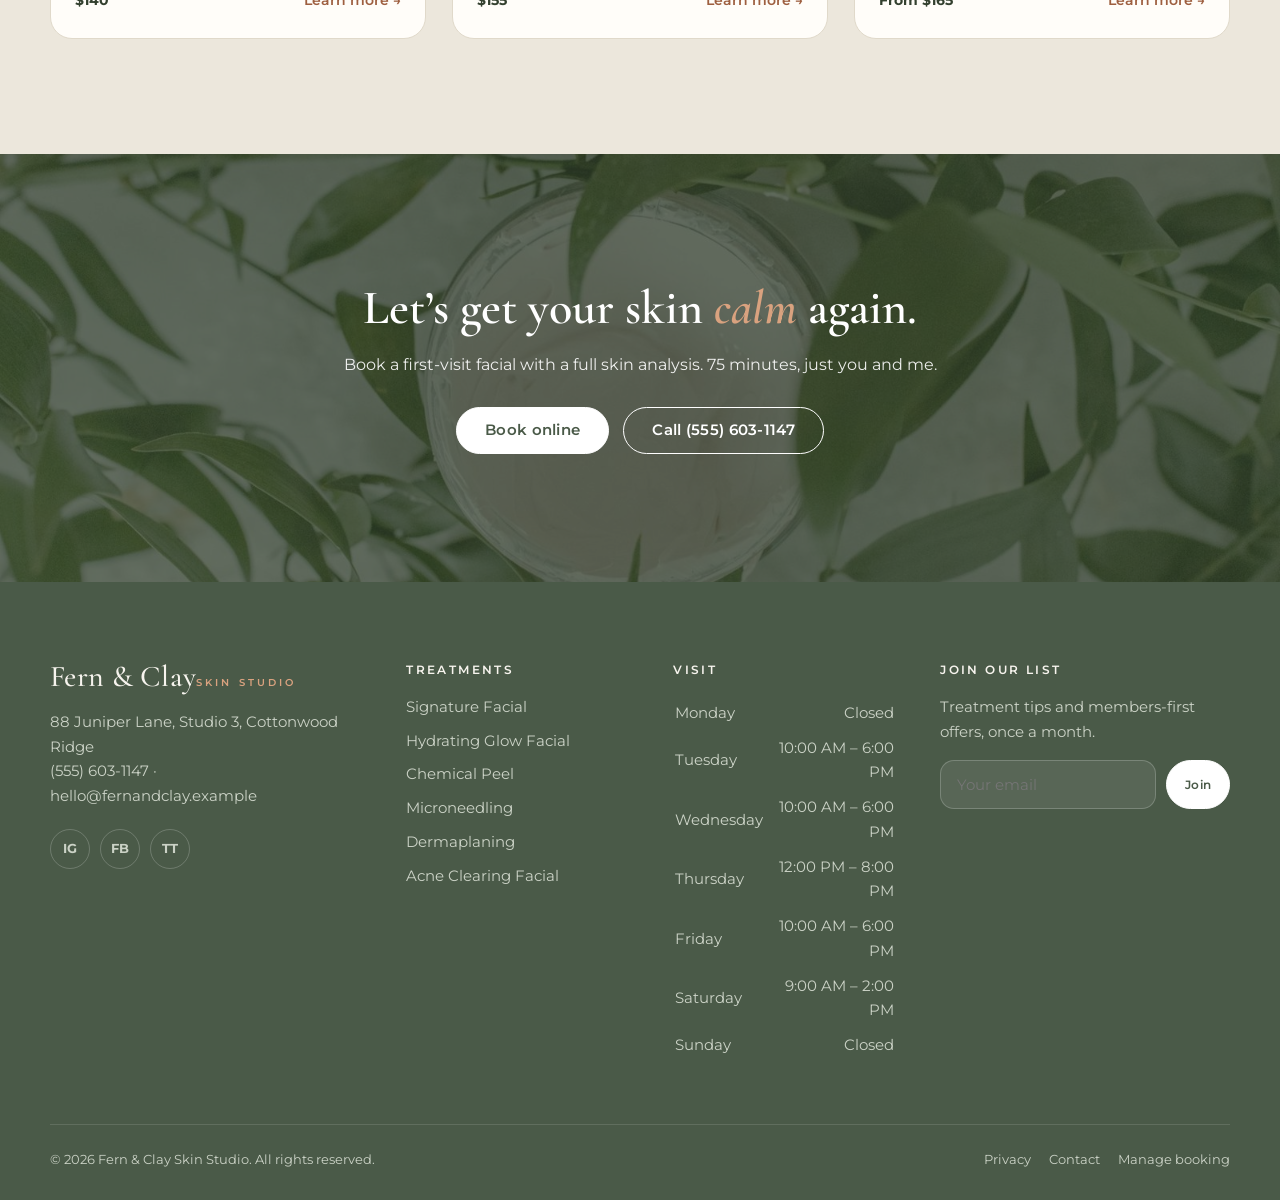
<file: treatments/acne-facial.html>
<!doctype html><html lang="en"><head><meta charset="utf-8"><meta name="viewport" content="width=device-width,initial-scale=1">
<title>Acne Clearing Facial in Cottonwood Ridge | Fern &amp; Clay Skin Studio</title><meta name="robots" content="noindex, nofollow"><meta name="description" content="Acne Clearing Facial at Fern &amp; Clay Skin Studio: Thorough extractions, high-frequency and blue LED to calm active breakouts. $130.">
<meta property="og:title" content="Acne Clearing Facial in Cottonwood Ridge | Fern &amp; Clay Skin Studio"><meta property="og:description" content="Acne Clearing Facial at Fern &amp; Clay Skin Studio: Thorough extractions, high-frequency and blue LED to calm active breakouts. $130."><meta property="og:image" content="../img/1412955.jpg">
<link rel="icon" href="data:image/svg+xml,<svg xmlns='http://www.w3.org/2000/svg' viewBox='0 0 64 64'><circle cx='32' cy='32' r='32' fill='%234A5A48'/><text x='32' y='43' font-size='30' text-anchor='middle' fill='white' font-family='Georgia'>F</text></svg>">
<link rel="preconnect" href="https://fonts.googleapis.com"><link rel="preconnect" href="https://fonts.gstatic.com" crossorigin>
<link href="https://fonts.googleapis.com/css2?family=Cormorant+Garamond:ital,wght@0,500;0,600;1,500;1,600&family=Montserrat:wght@400;500;600;700&display=swap" rel="stylesheet">
<link rel="stylesheet" href="../css/style.css">
<script type="application/ld+json">{"@context": "https://schema.org", "@type": "MedicalBusiness", "name": "Fern & Clay Skin Studio", "telephone": "(555) 603-1147", "email": "hello@fernandclay.example", "address": "88 Juniper Lane, Studio 3, Cottonwood Ridge", "url": "index.html"}</script>
</head><body>
<div class="announce">Free shipping on skincare over $75 · <a href="../shop.html">Shop Fern & Clay Botanics →</a><button aria-label="Close announcement">×</button></div>
<header class="site-header"><div class="wrap"><a class="logo" href="../index.html"><b>Fern &amp; Clay</b><small>Skin Studio</small></a>
<nav class="nav" aria-label="Main"><a href="../treatments.html">Treatments</a><a href="../results.html">Results</a><a href="../shop.html">Shop</a><a href="../about.html">About</a><a href="../contact.html">Contact</a></nav>
<div class="hdr-cta"><a class="tel" href="tel:5556031147">(555) 603-1147</a><button class="cart-btn cart-toggle" aria-label="Open bag"><svg width="22" height="22" viewBox="0 0 24 24" fill="none" stroke="currentColor" stroke-width="1.8"><path d="M5 8h14l-1 13H6L5 8z"/><path d="M9 8V6a3 3 0 0 1 6 0v2"/></svg><span class="cart-count" hidden>0</span></button><a class="btn sm" href="../book.html">Book now</a><button class="burger" aria-label="Menu"><i></i><i></i><i></i></button></div></div></header>
<nav class="mobile-nav" aria-label="Mobile"><a href="../treatments.html">Treatments</a><a href="../results.html">Results</a><a href="../shop.html">Shop</a><a href="../about.html">About</a><a href="../contact.html">Contact</a><a href="../book.html">Manage booking</a><a class="btn" href="../book.html">Book now</a><p class="muted" style="margin-top:18px">(555) 603-1147<br>88 Juniper Lane, Studio 3, Cottonwood Ridge</p></nav>
<main><section class="page-hero" style="text-align:left"><div class="wrap split" style="align-items:center"><div><div class="crumbs"><a href="../index.html">Home</a> / <a href="../treatments.html">Treatments</a> / Acne Clearing Facial</div>
<span class="eyebrow">Corrective</span><h1 style="font-size:clamp(40px,5vw,64px)">Acne Clearing Facial</h1><p class="lead" style="margin-top:16px">Thorough extractions, high-frequency and blue LED to calm active breakouts.</p>
<div style="display:flex;gap:12px;margin-top:28px;flex-wrap:wrap"><a class="btn" href="../book.html?t=acne-facial">Book Acne Clearing Facial</a><a class="btn ghost" href="../book.html?t=consult">Free consultation</a></div></div>
<div class="ph"><img src="../img/7446689.jpg" alt="Acne Clearing Facial at Fern &amp; Clay Skin Studio"></div></div></section>
<section class="section"><div class="wrap"><div class="facts"><div><span>Price</span><b>$130</b></div><div><span>Time</span><b>60 min</b></div><div><span>Downtime</span><b>Possible redness for a few hours</b></div><div><span>Results last</span><b>Clearer in 4–8 weeks</b></div></div><div class="tdetail"><div>
<h2>What is Acne Clearing Facial?</h2><p>A results-focused facial for active acne. We clear congestion, kill bacteria with high-frequency and blue light, and set you up with a home routine that won’t strip your skin.</p><br>
<h2>Who it’s for</h2><ul class="checks"><li>Active breakouts</li><li>Hormonal acne</li><li>Blackheads and congestion</li><li>Teens and adults</li></ul>
<h2>What to expect</h2><ol><li>Deep cleanse and enzyme</li><li>Careful extractions</li><li>High-frequency and blue LED</li><li>Clarifying mask and routine plan</li></ol>
<h2>Pricing</h2><table class="ptable"><tbody><tr><td>Acne Clearing Facial</td><td>$130</td></tr><tr><td>Teen facial (under 18)</td><td>$95</td></tr></tbody></table>
<h2>Questions</h2><div class="faq"><details><summary>How fast will it clear?</summary><p>Most clients see real change in 4 to 8 weeks with home care.</p></details><details><summary>Can teens book?</summary><p>Yes, with a parent present for under-16s.</p></details></div></div>
<aside class="sticky"><div class="book-card"><span class="eyebrow">Book online</span><h3>Acne Clearing Facial</h3><div class="price">$130</div><p>60 min · Every 2–3 weeks to start</p>
<a class="btn light" href="../book.html?t=acne-facial">Choose a time</a><p style="margin-top:16px;text-align:center">or call <a href="tel:5556031147">(555) 603-1147</a></p></div>
<div class="side-card" style="margin-top:20px"><h3 style="font-size:21px">Not sure it’s right for you?</h3><p class="muted" style="font-size:15px">Book a free 20-minute consultation. No pressure, just honest advice.</p><a class="link" href="../book.html?t=consult" style="display:inline-block;margin-top:12px">Book a free consult →</a></div></aside></div></div></section>
<section class="section alt"><div class="wrap"><div class="head"><h2>You might also <em>like</em></h2></div><div class="tgrid"><a class="tcard reveal" href="../treatments/signature-facial.html" data-cat="facials"><div class="im"><img src="../img/12115040.jpg" alt="Signature Facial" loading="lazy"></div>
<div class="bd"><span class="cat">Facials</span><h3>Signature Facial</h3><p>A deep-cleansing, fully customised facial with massage, extractions and a mask for your skin that day.</p><div class="meta"><b>$140</b><span>Learn more →</span></div></div></a><a class="tcard reveal" href="../treatments/hydrating-glow.html" data-cat="facials"><div class="im"><img src="../img/36436447.jpg" alt="Hydrating Glow Facial" loading="lazy"></div>
<div class="bd"><span class="cat">Facials</span><h3>Hydrating Glow Facial</h3><p>Layers of hydration, a cooling sheet mask and lymphatic massage for tight, dry desert skin.</p><div class="meta"><b>$155</b><span>Learn more →</span></div></div></a><a class="tcard reveal" href="../treatments/chemical-peel.html" data-cat="peels"><div class="im"><img src="../img/37229299.jpg" alt="Chemical Peel" loading="lazy"></div>
<div class="bd"><span class="cat">Peels</span><h3>Chemical Peel</h3><p>Gentle to medium-depth peels for dark spots, breakouts and texture, matched to your skin.</p><div class="meta"><b>From $165</b><span>Learn more →</span></div></div></a></div></div></section><section class="cta"><img src="../img/6690235.jpg" alt="" loading="lazy"><div class="wrap"><h2>Let’s get your skin <em>calm</em> again.</h2><p>Book a first-visit facial with a full skin analysis. 75 minutes, just you and me.</p>
<div class="btns"><a class="btn light" href="../book.html">Book online</a><a class="btn ghost" href="tel:5556031147">Call (555) 603-1147</a></div></div></section></main>
<footer class="site-footer"><div class="wrap"><div class="cols">
<div><a class="logo" href="../index.html"><b>Fern &amp; Clay</b><small>Skin Studio</small></a><p style="margin-top:18px">88 Juniper Lane, Studio 3, Cottonwood Ridge<br><a href="tel:5556031147" style="display:inline">(555) 603-1147</a> · <a href="mailto:hello@fernandclay.example" style="display:inline">hello@fernandclay.example</a></p>
<div class="social"><a href="#" aria-label="Instagram">IG</a><a href="#" aria-label="Facebook">FB</a><a href="#" aria-label="TikTok">TT</a></div></div>
<div><h4>Treatments</h4><a href="../treatments/signature-facial.html">Signature Facial</a><a href="../treatments/hydrating-glow.html">Hydrating Glow Facial</a><a href="../treatments/chemical-peel.html">Chemical Peel</a><a href="../treatments/microneedling.html">Microneedling</a><a href="../treatments/dermaplaning.html">Dermaplaning</a><a href="../treatments/acne-facial.html">Acne Clearing Facial</a></div>
<div><h4>Visit</h4><table class="hours"><tr><td>Monday</td><td>Closed</td></tr><tr><td>Tuesday</td><td>10:00 AM – 6:00 PM</td></tr><tr><td>Wednesday</td><td>10:00 AM – 6:00 PM</td></tr><tr><td>Thursday</td><td>12:00 PM – 8:00 PM</td></tr><tr><td>Friday</td><td>10:00 AM – 6:00 PM</td></tr><tr><td>Saturday</td><td>9:00 AM – 2:00 PM</td></tr><tr><td>Sunday</td><td>Closed</td></tr></table></div>
<div><h4>Join our list</h4><p>Treatment tips and members-first offers, once a month.</p>
<form class="newsletter" data-form="newsletter" data-thanks="You’re on the list. Welcome!" novalidate><div class="field"><input type="email" name="email" placeholder="Your email" required aria-label="Email"></div><button class="btn sm light">Join</button></form></div>
</div><div class="base"><span>© 2026 Fern &amp; Clay Skin Studio. All rights reserved.</span><span><a href="../privacy.html">Privacy</a><a href="../contact.html">Contact</a><a href="../book.html">Manage booking</a></span></div></div></footer>
<a class="btn mobile-book" href="../book.html">Book now</a>
<div id="offer-pop" role="dialog" aria-modal="true" aria-label="New client offer"><div class="pop-bg"></div><div class="pop"><img src="../img/7038196.jpg" alt="" loading=lazy><div class="in"><button class="pop-close" aria-label="Close">×</button>
<div class="pop-form"><span class="eyebrow">New client offer</span><h3>Join the studio list</h3><p class="offer">15% off your first facial, plus skin tips once a month.</p>
<form class="form" novalidate><div class="field"><label for="f-name">First name *</label><input type="text" name="name" id="f-name" autocomplete="given-name" placeholder="" required><span class="msg">This field is required.</span></div><div class="field"><label for="f-email">Email *</label><input type="email" name="email" id="f-email" autocomplete="email" placeholder="" required><span class="msg">Please enter a valid email.</span></div><div class="field"><label for="f-phone">Phone *</label><input type="tel" name="phone" id="f-phone" autocomplete="on" placeholder="" required><span class="msg">Please enter a 10-digit phone number.</span></div><button class="btn">Claim my offer</button></form>
<small>By signing up you agree to receive texts and emails. Reply STOP anytime.</small></div>
<div class="pop-done form-done" hidden><div class="ok">✓</div><h3>You’re in!</h3><p class="muted">Your offer is saved. We’ll text you within the hour to help you book.</p><a class="btn" href="../book.html" style="margin-top:20px">Book now</a></div></div></div></div>
<div class="drawer-bg cart-toggle"></div><aside class="drawer" aria-label="Shopping bag"><header><h3>Your bag</h3><button class="cart-toggle" aria-label="Close" style="font-size:22px">×</button></header>
<div id="cart-items"></div><footer><div class="row"><span>Subtotal</span><b id="cart-sub">$0</b></div><div class="row"><span>Shipping</span><b id="cart-ship">Free</b></div>
<div class="row total"><span>Total</span><b id="cart-total">$0</b></div><a class="btn" id="cart-checkout" href="../checkout.html">Checkout</a></footer></aside>
<script src="../js/site-data.js"></script><script src="../js/core.js" defer></script>
</body></html>
</file>
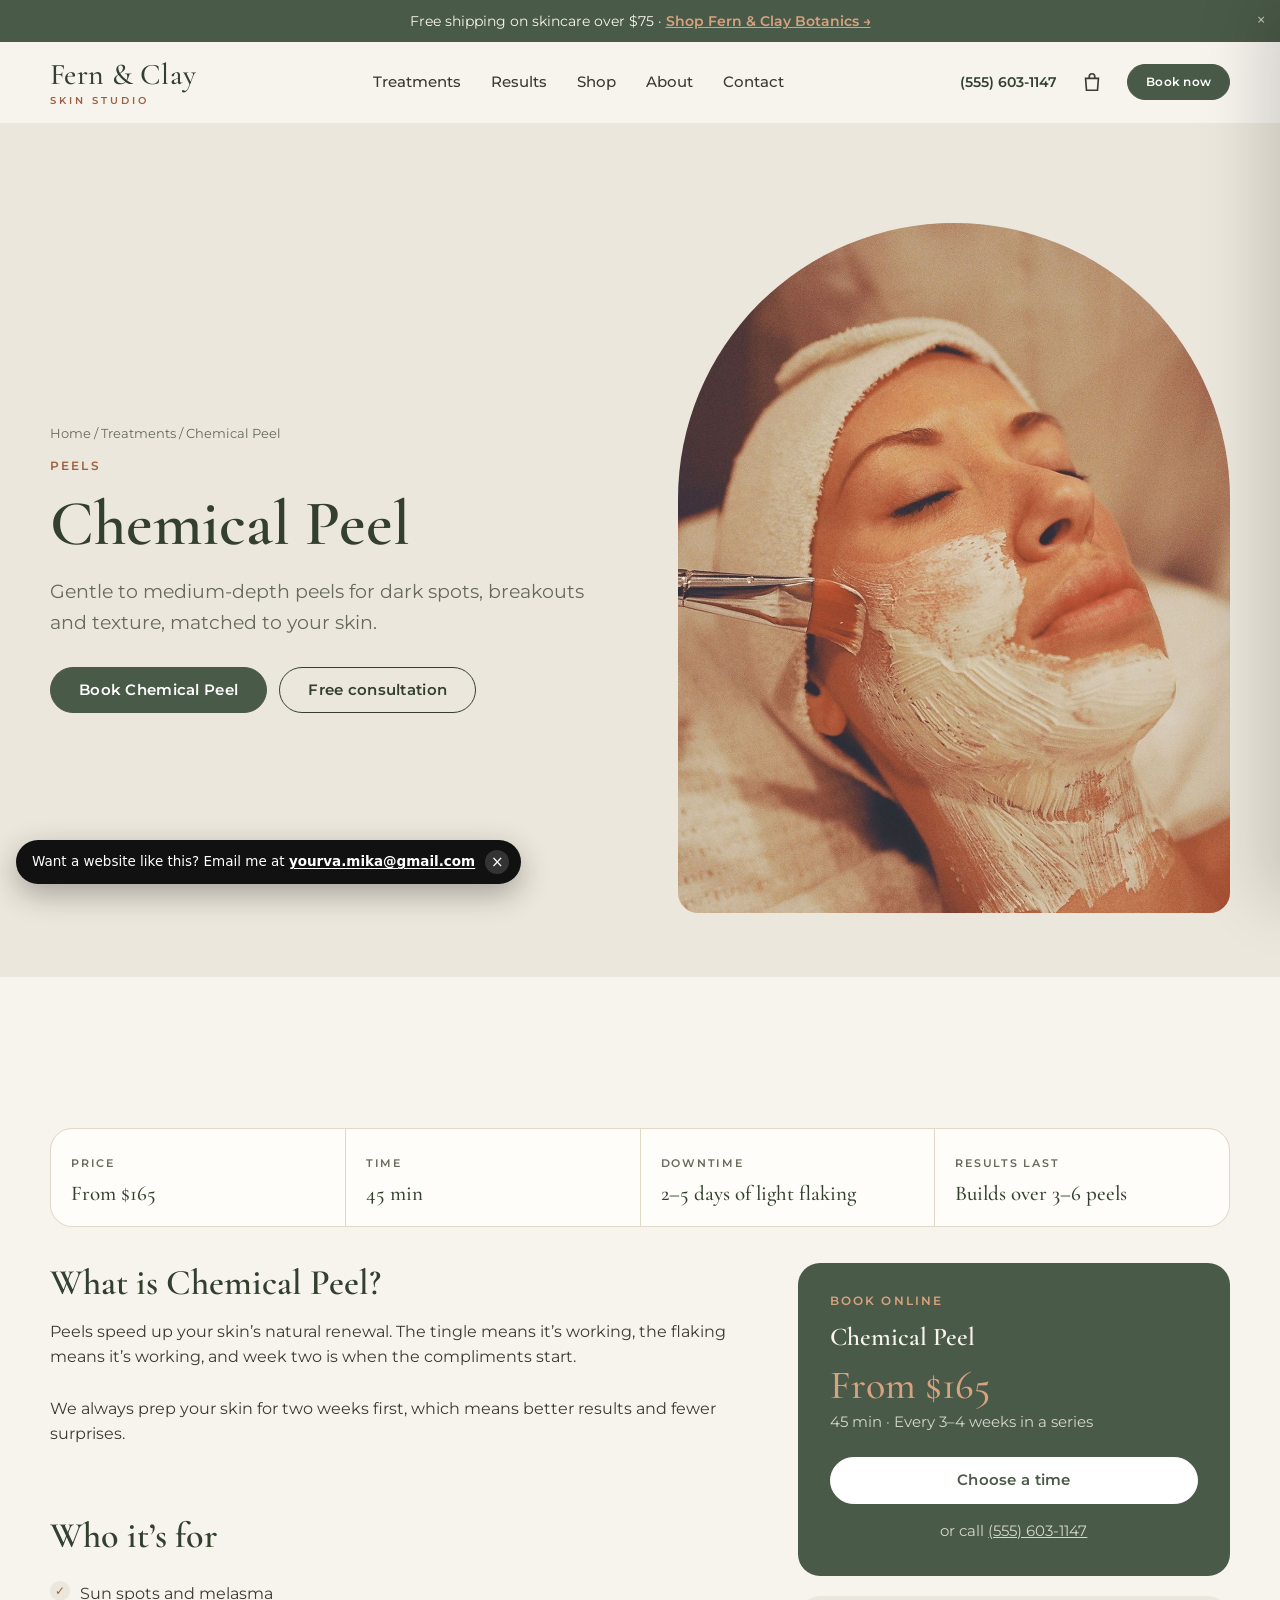
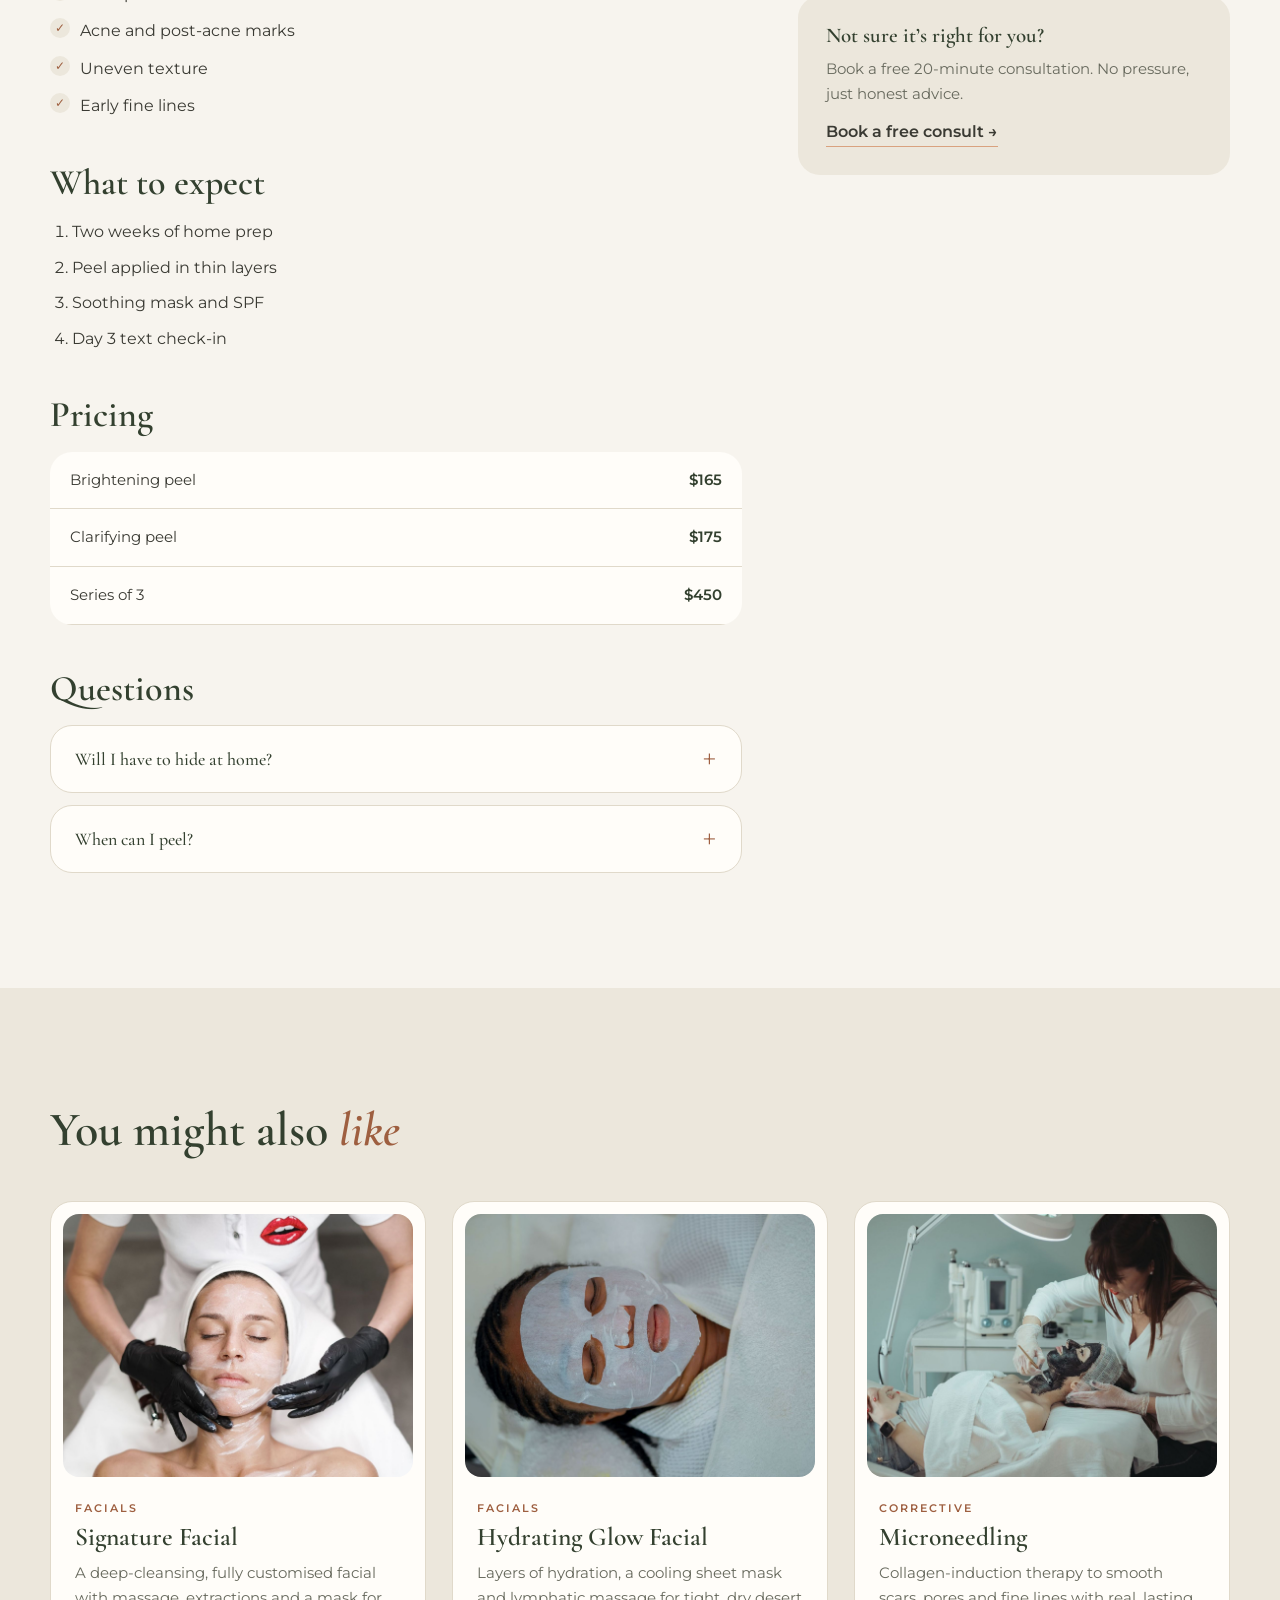
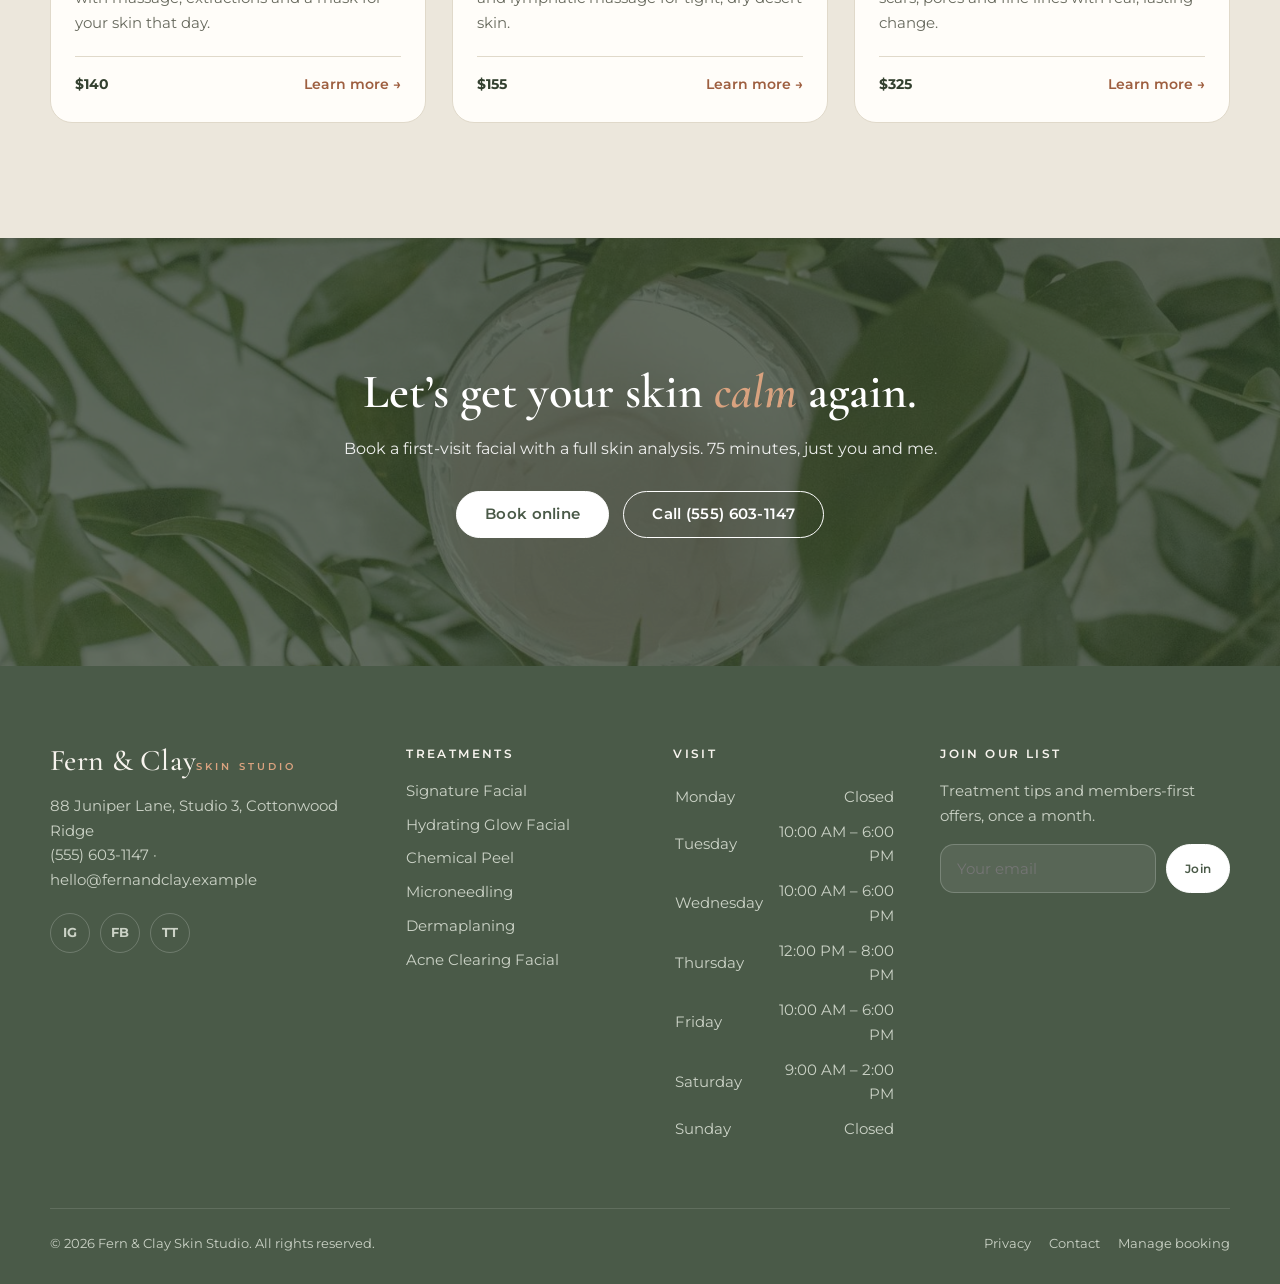
<file: treatments/chemical-peel.html>
<!doctype html><html lang="en"><head><meta charset="utf-8"><meta name="viewport" content="width=device-width,initial-scale=1">
<title>Chemical Peel in Cottonwood Ridge | Fern &amp; Clay Skin Studio</title><meta name="robots" content="noindex, nofollow"><meta name="description" content="Chemical Peel at Fern &amp; Clay Skin Studio: Gentle to medium-depth peels for dark spots, breakouts and texture, matched to your skin. From $165.">
<meta property="og:title" content="Chemical Peel in Cottonwood Ridge | Fern &amp; Clay Skin Studio"><meta property="og:description" content="Chemical Peel at Fern &amp; Clay Skin Studio: Gentle to medium-depth peels for dark spots, breakouts and texture, matched to your skin. From $165."><meta property="og:image" content="../img/1412955.jpg">
<link rel="icon" href="data:image/svg+xml,<svg xmlns='http://www.w3.org/2000/svg' viewBox='0 0 64 64'><circle cx='32' cy='32' r='32' fill='%234A5A48'/><text x='32' y='43' font-size='30' text-anchor='middle' fill='white' font-family='Georgia'>F</text></svg>">
<link rel="preconnect" href="https://fonts.googleapis.com"><link rel="preconnect" href="https://fonts.gstatic.com" crossorigin>
<link href="https://fonts.googleapis.com/css2?family=Cormorant+Garamond:ital,wght@0,500;0,600;1,500;1,600&family=Montserrat:wght@400;500;600;700&display=swap" rel="stylesheet">
<link rel="stylesheet" href="../css/style.css">
<script type="application/ld+json">{"@context": "https://schema.org", "@type": "MedicalBusiness", "name": "Fern & Clay Skin Studio", "telephone": "(555) 603-1147", "email": "hello@fernandclay.example", "address": "88 Juniper Lane, Studio 3, Cottonwood Ridge", "url": "index.html"}</script>
</head><body>
<div class="announce">Free shipping on skincare over $75 · <a href="../shop.html">Shop Fern & Clay Botanics →</a><button aria-label="Close announcement">×</button></div>
<header class="site-header"><div class="wrap"><a class="logo" href="../index.html"><b>Fern &amp; Clay</b><small>Skin Studio</small></a>
<nav class="nav" aria-label="Main"><a href="../treatments.html">Treatments</a><a href="../results.html">Results</a><a href="../shop.html">Shop</a><a href="../about.html">About</a><a href="../contact.html">Contact</a></nav>
<div class="hdr-cta"><a class="tel" href="tel:5556031147">(555) 603-1147</a><button class="cart-btn cart-toggle" aria-label="Open bag"><svg width="22" height="22" viewBox="0 0 24 24" fill="none" stroke="currentColor" stroke-width="1.8"><path d="M5 8h14l-1 13H6L5 8z"/><path d="M9 8V6a3 3 0 0 1 6 0v2"/></svg><span class="cart-count" hidden>0</span></button><a class="btn sm" href="../book.html">Book now</a><button class="burger" aria-label="Menu"><i></i><i></i><i></i></button></div></div></header>
<nav class="mobile-nav" aria-label="Mobile"><a href="../treatments.html">Treatments</a><a href="../results.html">Results</a><a href="../shop.html">Shop</a><a href="../about.html">About</a><a href="../contact.html">Contact</a><a href="../book.html">Manage booking</a><a class="btn" href="../book.html">Book now</a><p class="muted" style="margin-top:18px">(555) 603-1147<br>88 Juniper Lane, Studio 3, Cottonwood Ridge</p></nav>
<main><section class="page-hero" style="text-align:left"><div class="wrap split" style="align-items:center"><div><div class="crumbs"><a href="../index.html">Home</a> / <a href="../treatments.html">Treatments</a> / Chemical Peel</div>
<span class="eyebrow">Peels</span><h1 style="font-size:clamp(40px,5vw,64px)">Chemical Peel</h1><p class="lead" style="margin-top:16px">Gentle to medium-depth peels for dark spots, breakouts and texture, matched to your skin.</p>
<div style="display:flex;gap:12px;margin-top:28px;flex-wrap:wrap"><a class="btn" href="../book.html?t=chemical-peel">Book Chemical Peel</a><a class="btn ghost" href="../book.html?t=consult">Free consultation</a></div></div>
<div class="ph"><img src="../img/37229299.jpg" alt="Chemical Peel at Fern &amp; Clay Skin Studio"></div></div></section>
<section class="section"><div class="wrap"><div class="facts"><div><span>Price</span><b>From $165</b></div><div><span>Time</span><b>45 min</b></div><div><span>Downtime</span><b>2–5 days of light flaking</b></div><div><span>Results last</span><b>Builds over 3–6 peels</b></div></div><div class="tdetail"><div>
<h2>What is Chemical Peel?</h2><p>Peels speed up your skin’s natural renewal. The tingle means it’s working, the flaking means it’s working, and week two is when the compliments start.</p><br><p>We always prep your skin for two weeks first, which means better results and fewer surprises.</p><br>
<h2>Who it’s for</h2><ul class="checks"><li>Sun spots and melasma</li><li>Acne and post-acne marks</li><li>Uneven texture</li><li>Early fine lines</li></ul>
<h2>What to expect</h2><ol><li>Two weeks of home prep</li><li>Peel applied in thin layers</li><li>Soothing mask and SPF</li><li>Day 3 text check-in</li></ol>
<h2>Pricing</h2><table class="ptable"><tbody><tr><td>Brightening peel</td><td>$165</td></tr><tr><td>Clarifying peel</td><td>$175</td></tr><tr><td>Series of 3</td><td>$450</td></tr></tbody></table>
<h2>Questions</h2><div class="faq"><details><summary>Will I have to hide at home?</summary><p>Not usually. Most people just look a bit dry and flaky for a few days.</p></details><details><summary>When can I peel?</summary><p>We avoid peels before beach trips and in peak summer for some skin types.</p></details></div></div>
<aside class="sticky"><div class="book-card"><span class="eyebrow">Book online</span><h3>Chemical Peel</h3><div class="price">From $165</div><p>45 min · Every 3–4 weeks in a series</p>
<a class="btn light" href="../book.html?t=chemical-peel">Choose a time</a><p style="margin-top:16px;text-align:center">or call <a href="tel:5556031147">(555) 603-1147</a></p></div>
<div class="side-card" style="margin-top:20px"><h3 style="font-size:21px">Not sure it’s right for you?</h3><p class="muted" style="font-size:15px">Book a free 20-minute consultation. No pressure, just honest advice.</p><a class="link" href="../book.html?t=consult" style="display:inline-block;margin-top:12px">Book a free consult →</a></div></aside></div></div></section>
<section class="section alt"><div class="wrap"><div class="head"><h2>You might also <em>like</em></h2></div><div class="tgrid"><a class="tcard reveal" href="../treatments/signature-facial.html" data-cat="facials"><div class="im"><img src="../img/12115040.jpg" alt="Signature Facial" loading="lazy"></div>
<div class="bd"><span class="cat">Facials</span><h3>Signature Facial</h3><p>A deep-cleansing, fully customised facial with massage, extractions and a mask for your skin that day.</p><div class="meta"><b>$140</b><span>Learn more →</span></div></div></a><a class="tcard reveal" href="../treatments/hydrating-glow.html" data-cat="facials"><div class="im"><img src="../img/36436447.jpg" alt="Hydrating Glow Facial" loading="lazy"></div>
<div class="bd"><span class="cat">Facials</span><h3>Hydrating Glow Facial</h3><p>Layers of hydration, a cooling sheet mask and lymphatic massage for tight, dry desert skin.</p><div class="meta"><b>$155</b><span>Learn more →</span></div></div></a><a class="tcard reveal" href="../treatments/microneedling.html" data-cat="corrective"><div class="im"><img src="../img/34117244.jpg" alt="Microneedling" loading="lazy"></div>
<div class="bd"><span class="cat">Corrective</span><h3>Microneedling</h3><p>Collagen-induction therapy to smooth scars, pores and fine lines with real, lasting change.</p><div class="meta"><b>$325</b><span>Learn more →</span></div></div></a></div></div></section><section class="cta"><img src="../img/6690235.jpg" alt="" loading="lazy"><div class="wrap"><h2>Let’s get your skin <em>calm</em> again.</h2><p>Book a first-visit facial with a full skin analysis. 75 minutes, just you and me.</p>
<div class="btns"><a class="btn light" href="../book.html">Book online</a><a class="btn ghost" href="tel:5556031147">Call (555) 603-1147</a></div></div></section></main>
<footer class="site-footer"><div class="wrap"><div class="cols">
<div><a class="logo" href="../index.html"><b>Fern &amp; Clay</b><small>Skin Studio</small></a><p style="margin-top:18px">88 Juniper Lane, Studio 3, Cottonwood Ridge<br><a href="tel:5556031147" style="display:inline">(555) 603-1147</a> · <a href="mailto:hello@fernandclay.example" style="display:inline">hello@fernandclay.example</a></p>
<div class="social"><a href="#" aria-label="Instagram">IG</a><a href="#" aria-label="Facebook">FB</a><a href="#" aria-label="TikTok">TT</a></div></div>
<div><h4>Treatments</h4><a href="../treatments/signature-facial.html">Signature Facial</a><a href="../treatments/hydrating-glow.html">Hydrating Glow Facial</a><a href="../treatments/chemical-peel.html">Chemical Peel</a><a href="../treatments/microneedling.html">Microneedling</a><a href="../treatments/dermaplaning.html">Dermaplaning</a><a href="../treatments/acne-facial.html">Acne Clearing Facial</a></div>
<div><h4>Visit</h4><table class="hours"><tr><td>Monday</td><td>Closed</td></tr><tr><td>Tuesday</td><td>10:00 AM – 6:00 PM</td></tr><tr><td>Wednesday</td><td>10:00 AM – 6:00 PM</td></tr><tr><td>Thursday</td><td>12:00 PM – 8:00 PM</td></tr><tr><td>Friday</td><td>10:00 AM – 6:00 PM</td></tr><tr><td>Saturday</td><td>9:00 AM – 2:00 PM</td></tr><tr><td>Sunday</td><td>Closed</td></tr></table></div>
<div><h4>Join our list</h4><p>Treatment tips and members-first offers, once a month.</p>
<form class="newsletter" data-form="newsletter" data-thanks="You’re on the list. Welcome!" novalidate><div class="field"><input type="email" name="email" placeholder="Your email" required aria-label="Email"></div><button class="btn sm light">Join</button></form></div>
</div><div class="base"><span>© 2026 Fern &amp; Clay Skin Studio. All rights reserved.</span><span><a href="../privacy.html">Privacy</a><a href="../contact.html">Contact</a><a href="../book.html">Manage booking</a></span></div></div></footer>
<a class="btn mobile-book" href="../book.html">Book now</a>
<div id="offer-pop" role="dialog" aria-modal="true" aria-label="New client offer"><div class="pop-bg"></div><div class="pop"><img src="../img/7038196.jpg" alt="" loading=lazy><div class="in"><button class="pop-close" aria-label="Close">×</button>
<div class="pop-form"><span class="eyebrow">New client offer</span><h3>Join the studio list</h3><p class="offer">15% off your first facial, plus skin tips once a month.</p>
<form class="form" novalidate><div class="field"><label for="f-name">First name *</label><input type="text" name="name" id="f-name" autocomplete="given-name" placeholder="" required><span class="msg">This field is required.</span></div><div class="field"><label for="f-email">Email *</label><input type="email" name="email" id="f-email" autocomplete="email" placeholder="" required><span class="msg">Please enter a valid email.</span></div><div class="field"><label for="f-phone">Phone *</label><input type="tel" name="phone" id="f-phone" autocomplete="on" placeholder="" required><span class="msg">Please enter a 10-digit phone number.</span></div><button class="btn">Claim my offer</button></form>
<small>By signing up you agree to receive texts and emails. Reply STOP anytime.</small></div>
<div class="pop-done form-done" hidden><div class="ok">✓</div><h3>You’re in!</h3><p class="muted">Your offer is saved. We’ll text you within the hour to help you book.</p><a class="btn" href="../book.html" style="margin-top:20px">Book now</a></div></div></div></div>
<div class="drawer-bg cart-toggle"></div><aside class="drawer" aria-label="Shopping bag"><header><h3>Your bag</h3><button class="cart-toggle" aria-label="Close" style="font-size:22px">×</button></header>
<div id="cart-items"></div><footer><div class="row"><span>Subtotal</span><b id="cart-sub">$0</b></div><div class="row"><span>Shipping</span><b id="cart-ship">Free</b></div>
<div class="row total"><span>Total</span><b id="cart-total">$0</b></div><a class="btn" id="cart-checkout" href="../checkout.html">Checkout</a></footer></aside>
<script src="../js/site-data.js"></script><script src="../js/core.js" defer></script>
</body></html>
</file>
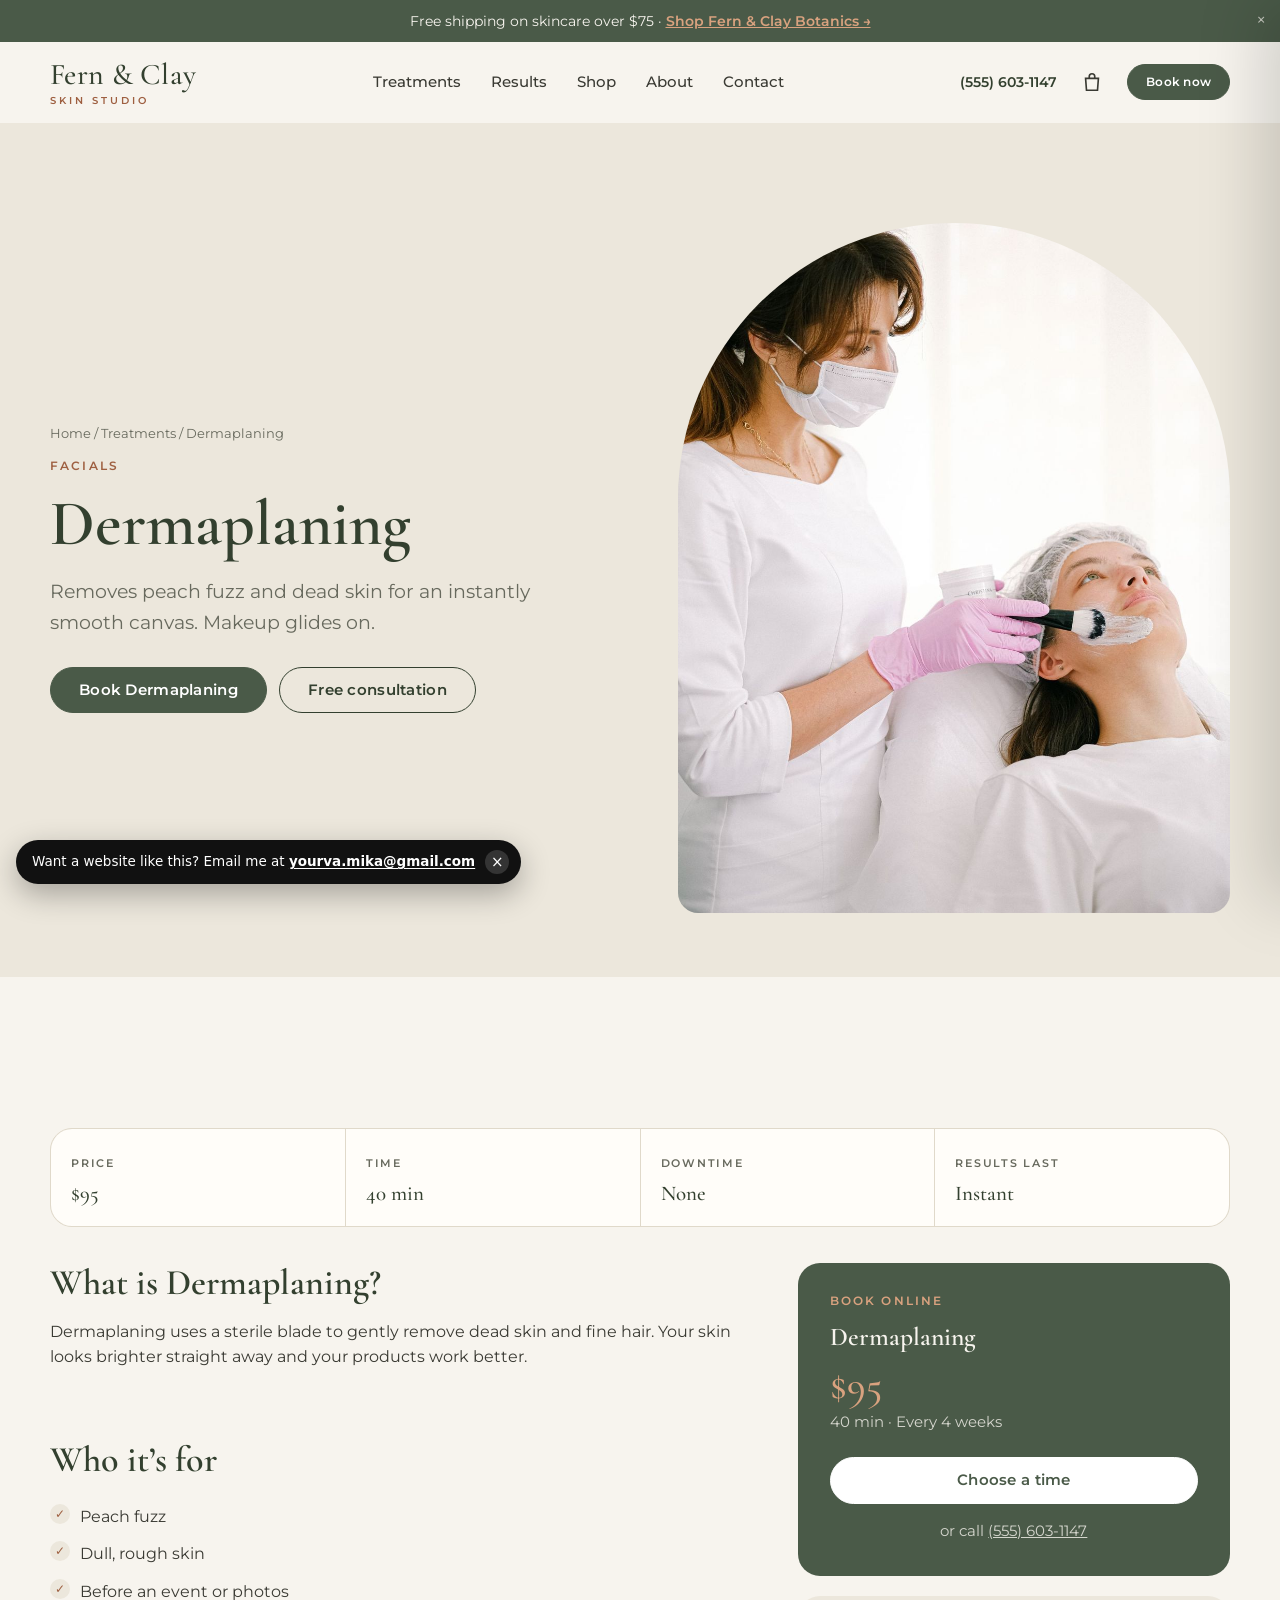
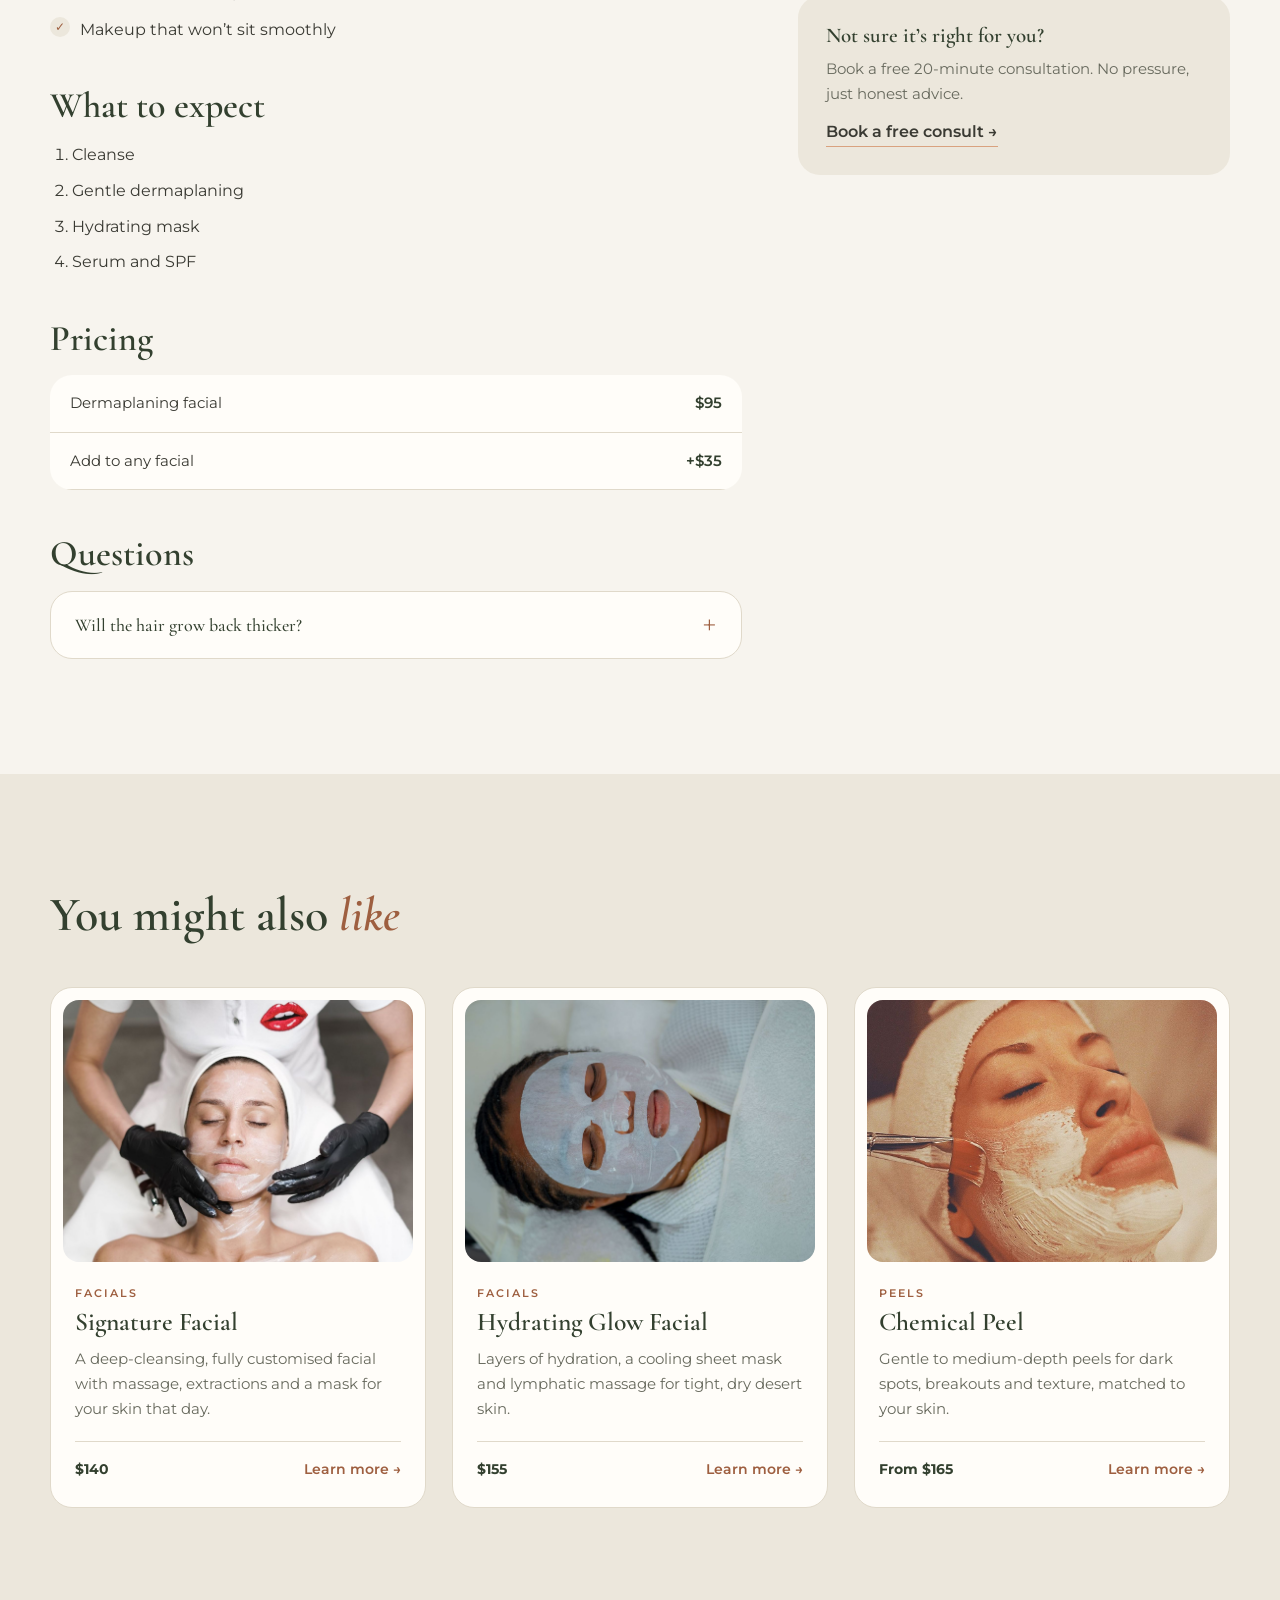
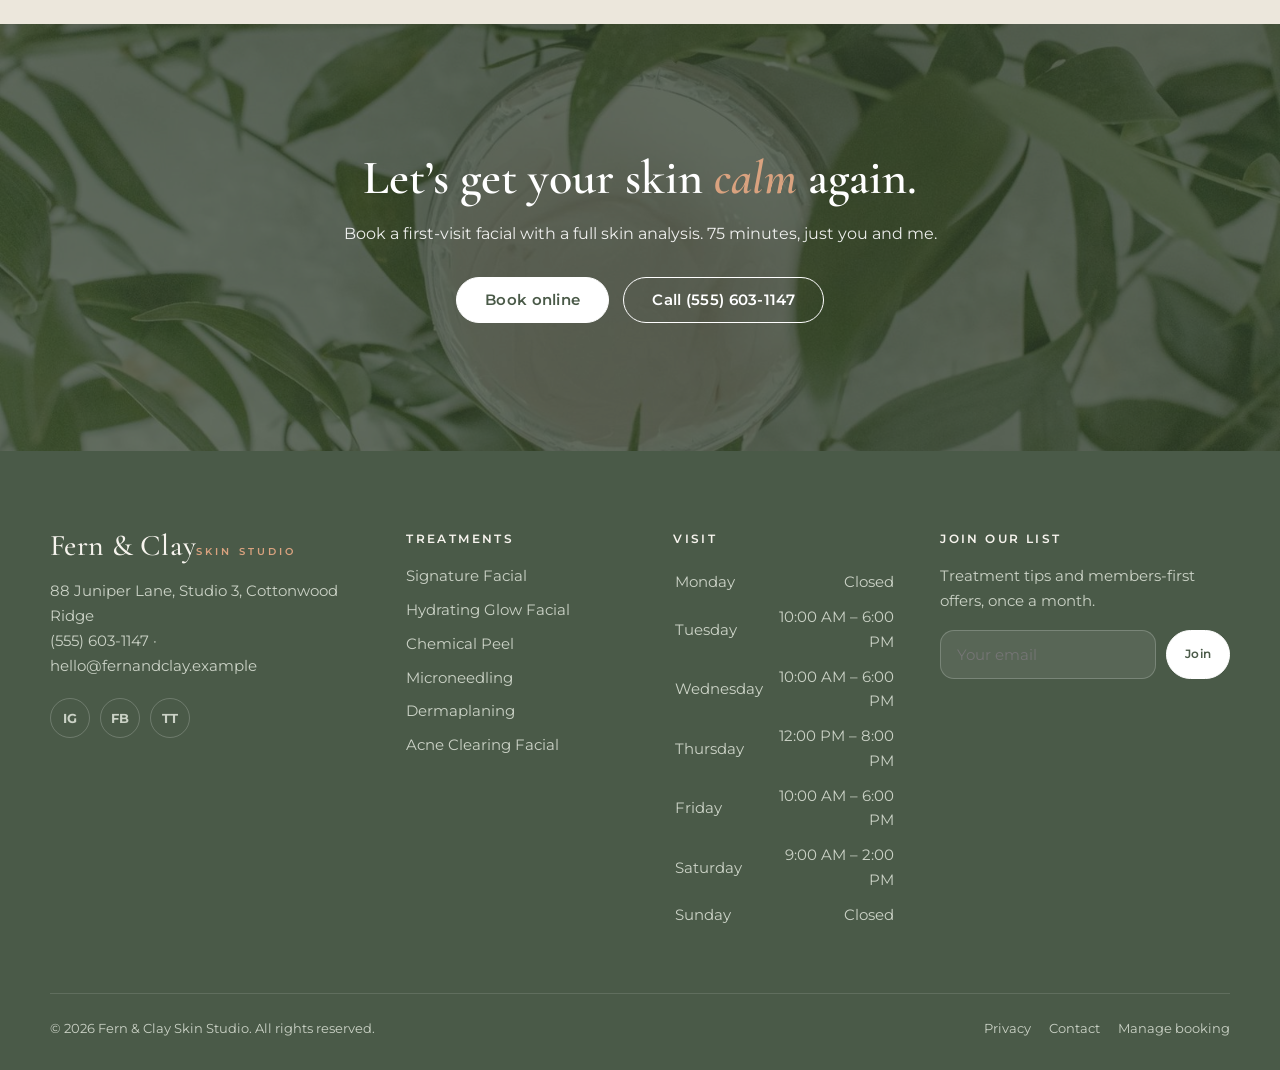
<file: treatments/dermaplaning.html>
<!doctype html><html lang="en"><head><meta charset="utf-8"><meta name="viewport" content="width=device-width,initial-scale=1">
<title>Dermaplaning in Cottonwood Ridge | Fern &amp; Clay Skin Studio</title><meta name="robots" content="noindex, nofollow"><meta name="description" content="Dermaplaning at Fern &amp; Clay Skin Studio: Removes peach fuzz and dead skin for an instantly smooth canvas. Makeup glides on. $95.">
<meta property="og:title" content="Dermaplaning in Cottonwood Ridge | Fern &amp; Clay Skin Studio"><meta property="og:description" content="Dermaplaning at Fern &amp; Clay Skin Studio: Removes peach fuzz and dead skin for an instantly smooth canvas. Makeup glides on. $95."><meta property="og:image" content="../img/1412955.jpg">
<link rel="icon" href="data:image/svg+xml,<svg xmlns='http://www.w3.org/2000/svg' viewBox='0 0 64 64'><circle cx='32' cy='32' r='32' fill='%234A5A48'/><text x='32' y='43' font-size='30' text-anchor='middle' fill='white' font-family='Georgia'>F</text></svg>">
<link rel="preconnect" href="https://fonts.googleapis.com"><link rel="preconnect" href="https://fonts.gstatic.com" crossorigin>
<link href="https://fonts.googleapis.com/css2?family=Cormorant+Garamond:ital,wght@0,500;0,600;1,500;1,600&family=Montserrat:wght@400;500;600;700&display=swap" rel="stylesheet">
<link rel="stylesheet" href="../css/style.css">
<script type="application/ld+json">{"@context": "https://schema.org", "@type": "MedicalBusiness", "name": "Fern & Clay Skin Studio", "telephone": "(555) 603-1147", "email": "hello@fernandclay.example", "address": "88 Juniper Lane, Studio 3, Cottonwood Ridge", "url": "index.html"}</script>
</head><body>
<div class="announce">Free shipping on skincare over $75 · <a href="../shop.html">Shop Fern & Clay Botanics →</a><button aria-label="Close announcement">×</button></div>
<header class="site-header"><div class="wrap"><a class="logo" href="../index.html"><b>Fern &amp; Clay</b><small>Skin Studio</small></a>
<nav class="nav" aria-label="Main"><a href="../treatments.html">Treatments</a><a href="../results.html">Results</a><a href="../shop.html">Shop</a><a href="../about.html">About</a><a href="../contact.html">Contact</a></nav>
<div class="hdr-cta"><a class="tel" href="tel:5556031147">(555) 603-1147</a><button class="cart-btn cart-toggle" aria-label="Open bag"><svg width="22" height="22" viewBox="0 0 24 24" fill="none" stroke="currentColor" stroke-width="1.8"><path d="M5 8h14l-1 13H6L5 8z"/><path d="M9 8V6a3 3 0 0 1 6 0v2"/></svg><span class="cart-count" hidden>0</span></button><a class="btn sm" href="../book.html">Book now</a><button class="burger" aria-label="Menu"><i></i><i></i><i></i></button></div></div></header>
<nav class="mobile-nav" aria-label="Mobile"><a href="../treatments.html">Treatments</a><a href="../results.html">Results</a><a href="../shop.html">Shop</a><a href="../about.html">About</a><a href="../contact.html">Contact</a><a href="../book.html">Manage booking</a><a class="btn" href="../book.html">Book now</a><p class="muted" style="margin-top:18px">(555) 603-1147<br>88 Juniper Lane, Studio 3, Cottonwood Ridge</p></nav>
<main><section class="page-hero" style="text-align:left"><div class="wrap split" style="align-items:center"><div><div class="crumbs"><a href="../index.html">Home</a> / <a href="../treatments.html">Treatments</a> / Dermaplaning</div>
<span class="eyebrow">Facials</span><h1 style="font-size:clamp(40px,5vw,64px)">Dermaplaning</h1><p class="lead" style="margin-top:16px">Removes peach fuzz and dead skin for an instantly smooth canvas. Makeup glides on.</p>
<div style="display:flex;gap:12px;margin-top:28px;flex-wrap:wrap"><a class="btn" href="../book.html?t=dermaplaning">Book Dermaplaning</a><a class="btn ghost" href="../book.html?t=consult">Free consultation</a></div></div>
<div class="ph"><img src="../img/4586718.jpg" alt="Dermaplaning at Fern &amp; Clay Skin Studio"></div></div></section>
<section class="section"><div class="wrap"><div class="facts"><div><span>Price</span><b>$95</b></div><div><span>Time</span><b>40 min</b></div><div><span>Downtime</span><b>None</b></div><div><span>Results last</span><b>Instant</b></div></div><div class="tdetail"><div>
<h2>What is Dermaplaning?</h2><p>Dermaplaning uses a sterile blade to gently remove dead skin and fine hair. Your skin looks brighter straight away and your products work better.</p><br>
<h2>Who it’s for</h2><ul class="checks"><li>Peach fuzz</li><li>Dull, rough skin</li><li>Before an event or photos</li><li>Makeup that won’t sit smoothly</li></ul>
<h2>What to expect</h2><ol><li>Cleanse</li><li>Gentle dermaplaning</li><li>Hydrating mask</li><li>Serum and SPF</li></ol>
<h2>Pricing</h2><table class="ptable"><tbody><tr><td>Dermaplaning facial</td><td>$95</td></tr><tr><td>Add to any facial</td><td>+$35</td></tr></tbody></table>
<h2>Questions</h2><div class="faq"><details><summary>Will the hair grow back thicker?</summary><p>No. That’s a myth. It grows back exactly the same.</p></details></div></div>
<aside class="sticky"><div class="book-card"><span class="eyebrow">Book online</span><h3>Dermaplaning</h3><div class="price">$95</div><p>40 min · Every 4 weeks</p>
<a class="btn light" href="../book.html?t=dermaplaning">Choose a time</a><p style="margin-top:16px;text-align:center">or call <a href="tel:5556031147">(555) 603-1147</a></p></div>
<div class="side-card" style="margin-top:20px"><h3 style="font-size:21px">Not sure it’s right for you?</h3><p class="muted" style="font-size:15px">Book a free 20-minute consultation. No pressure, just honest advice.</p><a class="link" href="../book.html?t=consult" style="display:inline-block;margin-top:12px">Book a free consult →</a></div></aside></div></div></section>
<section class="section alt"><div class="wrap"><div class="head"><h2>You might also <em>like</em></h2></div><div class="tgrid"><a class="tcard reveal" href="../treatments/signature-facial.html" data-cat="facials"><div class="im"><img src="../img/12115040.jpg" alt="Signature Facial" loading="lazy"></div>
<div class="bd"><span class="cat">Facials</span><h3>Signature Facial</h3><p>A deep-cleansing, fully customised facial with massage, extractions and a mask for your skin that day.</p><div class="meta"><b>$140</b><span>Learn more →</span></div></div></a><a class="tcard reveal" href="../treatments/hydrating-glow.html" data-cat="facials"><div class="im"><img src="../img/36436447.jpg" alt="Hydrating Glow Facial" loading="lazy"></div>
<div class="bd"><span class="cat">Facials</span><h3>Hydrating Glow Facial</h3><p>Layers of hydration, a cooling sheet mask and lymphatic massage for tight, dry desert skin.</p><div class="meta"><b>$155</b><span>Learn more →</span></div></div></a><a class="tcard reveal" href="../treatments/chemical-peel.html" data-cat="peels"><div class="im"><img src="../img/37229299.jpg" alt="Chemical Peel" loading="lazy"></div>
<div class="bd"><span class="cat">Peels</span><h3>Chemical Peel</h3><p>Gentle to medium-depth peels for dark spots, breakouts and texture, matched to your skin.</p><div class="meta"><b>From $165</b><span>Learn more →</span></div></div></a></div></div></section><section class="cta"><img src="../img/6690235.jpg" alt="" loading="lazy"><div class="wrap"><h2>Let’s get your skin <em>calm</em> again.</h2><p>Book a first-visit facial with a full skin analysis. 75 minutes, just you and me.</p>
<div class="btns"><a class="btn light" href="../book.html">Book online</a><a class="btn ghost" href="tel:5556031147">Call (555) 603-1147</a></div></div></section></main>
<footer class="site-footer"><div class="wrap"><div class="cols">
<div><a class="logo" href="../index.html"><b>Fern &amp; Clay</b><small>Skin Studio</small></a><p style="margin-top:18px">88 Juniper Lane, Studio 3, Cottonwood Ridge<br><a href="tel:5556031147" style="display:inline">(555) 603-1147</a> · <a href="mailto:hello@fernandclay.example" style="display:inline">hello@fernandclay.example</a></p>
<div class="social"><a href="#" aria-label="Instagram">IG</a><a href="#" aria-label="Facebook">FB</a><a href="#" aria-label="TikTok">TT</a></div></div>
<div><h4>Treatments</h4><a href="../treatments/signature-facial.html">Signature Facial</a><a href="../treatments/hydrating-glow.html">Hydrating Glow Facial</a><a href="../treatments/chemical-peel.html">Chemical Peel</a><a href="../treatments/microneedling.html">Microneedling</a><a href="../treatments/dermaplaning.html">Dermaplaning</a><a href="../treatments/acne-facial.html">Acne Clearing Facial</a></div>
<div><h4>Visit</h4><table class="hours"><tr><td>Monday</td><td>Closed</td></tr><tr><td>Tuesday</td><td>10:00 AM – 6:00 PM</td></tr><tr><td>Wednesday</td><td>10:00 AM – 6:00 PM</td></tr><tr><td>Thursday</td><td>12:00 PM – 8:00 PM</td></tr><tr><td>Friday</td><td>10:00 AM – 6:00 PM</td></tr><tr><td>Saturday</td><td>9:00 AM – 2:00 PM</td></tr><tr><td>Sunday</td><td>Closed</td></tr></table></div>
<div><h4>Join our list</h4><p>Treatment tips and members-first offers, once a month.</p>
<form class="newsletter" data-form="newsletter" data-thanks="You’re on the list. Welcome!" novalidate><div class="field"><input type="email" name="email" placeholder="Your email" required aria-label="Email"></div><button class="btn sm light">Join</button></form></div>
</div><div class="base"><span>© 2026 Fern &amp; Clay Skin Studio. All rights reserved.</span><span><a href="../privacy.html">Privacy</a><a href="../contact.html">Contact</a><a href="../book.html">Manage booking</a></span></div></div></footer>
<a class="btn mobile-book" href="../book.html">Book now</a>
<div id="offer-pop" role="dialog" aria-modal="true" aria-label="New client offer"><div class="pop-bg"></div><div class="pop"><img src="../img/7038196.jpg" alt="" loading=lazy><div class="in"><button class="pop-close" aria-label="Close">×</button>
<div class="pop-form"><span class="eyebrow">New client offer</span><h3>Join the studio list</h3><p class="offer">15% off your first facial, plus skin tips once a month.</p>
<form class="form" novalidate><div class="field"><label for="f-name">First name *</label><input type="text" name="name" id="f-name" autocomplete="given-name" placeholder="" required><span class="msg">This field is required.</span></div><div class="field"><label for="f-email">Email *</label><input type="email" name="email" id="f-email" autocomplete="email" placeholder="" required><span class="msg">Please enter a valid email.</span></div><div class="field"><label for="f-phone">Phone *</label><input type="tel" name="phone" id="f-phone" autocomplete="on" placeholder="" required><span class="msg">Please enter a 10-digit phone number.</span></div><button class="btn">Claim my offer</button></form>
<small>By signing up you agree to receive texts and emails. Reply STOP anytime.</small></div>
<div class="pop-done form-done" hidden><div class="ok">✓</div><h3>You’re in!</h3><p class="muted">Your offer is saved. We’ll text you within the hour to help you book.</p><a class="btn" href="../book.html" style="margin-top:20px">Book now</a></div></div></div></div>
<div class="drawer-bg cart-toggle"></div><aside class="drawer" aria-label="Shopping bag"><header><h3>Your bag</h3><button class="cart-toggle" aria-label="Close" style="font-size:22px">×</button></header>
<div id="cart-items"></div><footer><div class="row"><span>Subtotal</span><b id="cart-sub">$0</b></div><div class="row"><span>Shipping</span><b id="cart-ship">Free</b></div>
<div class="row total"><span>Total</span><b id="cart-total">$0</b></div><a class="btn" id="cart-checkout" href="../checkout.html">Checkout</a></footer></aside>
<script src="../js/site-data.js"></script><script src="../js/core.js" defer></script>
</body></html>
</file>
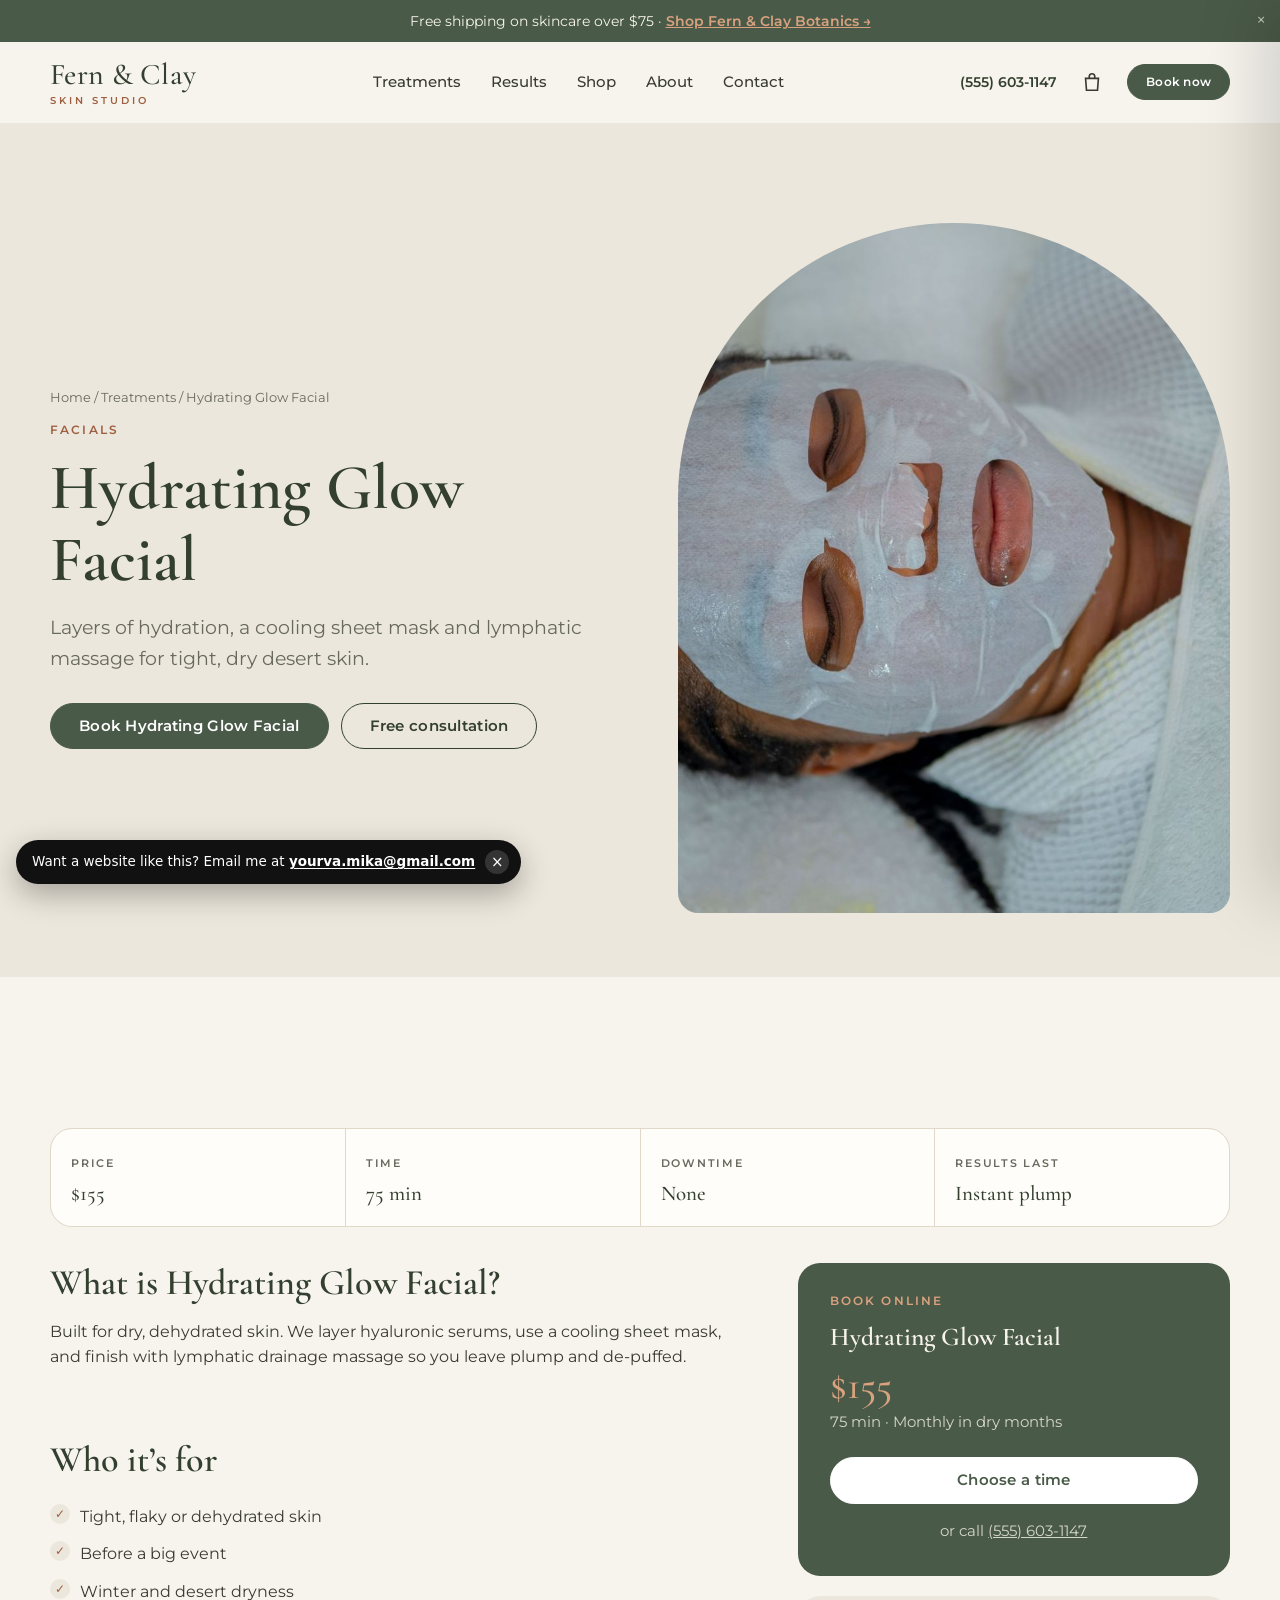
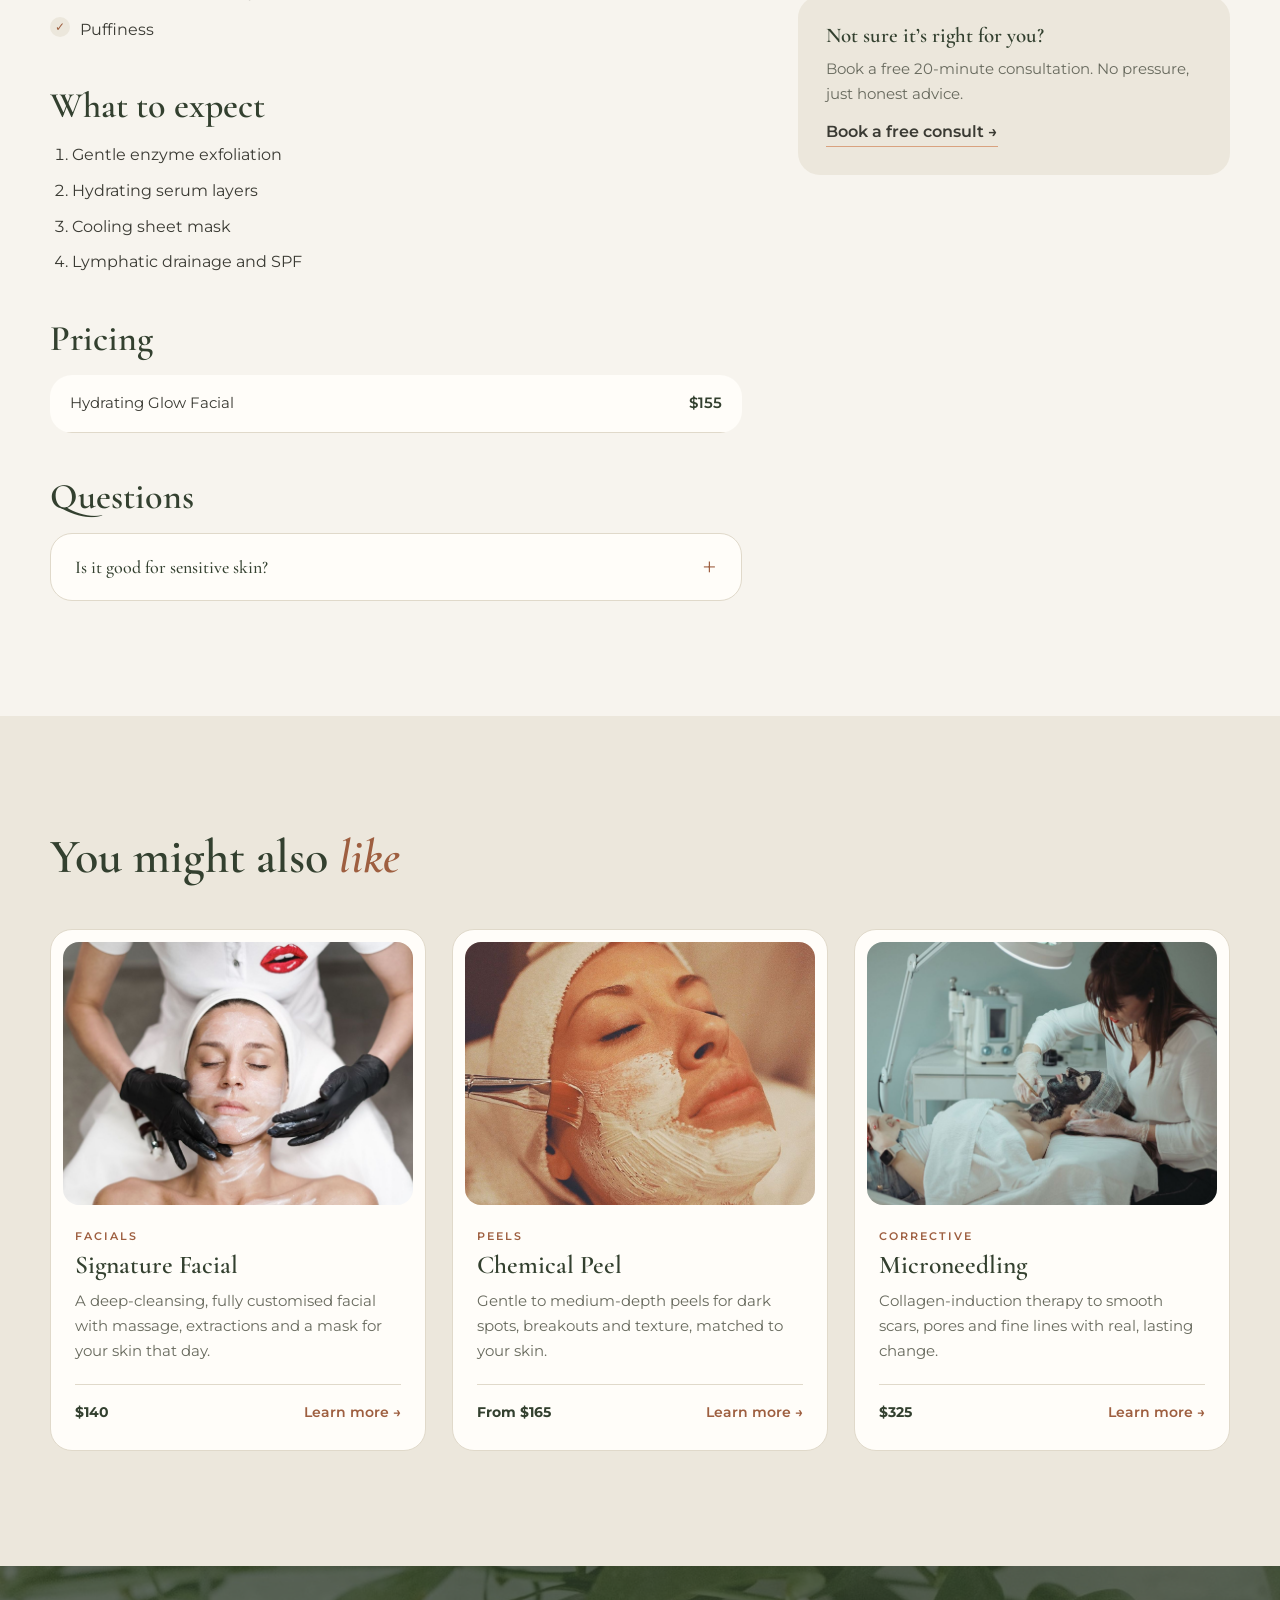
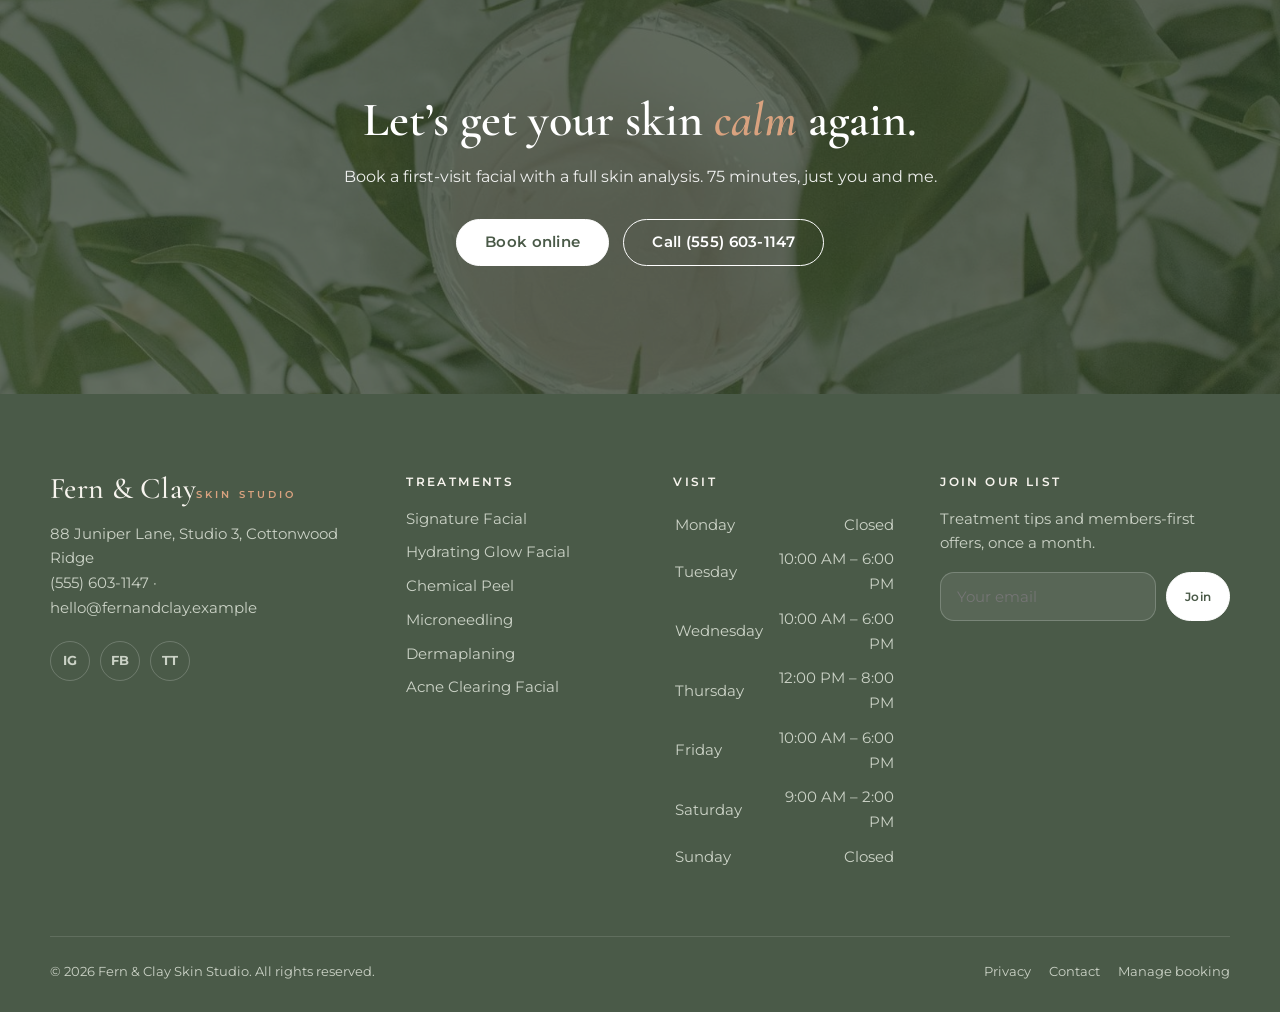
<file: treatments/hydrating-glow.html>
<!doctype html><html lang="en"><head><meta charset="utf-8"><meta name="viewport" content="width=device-width,initial-scale=1">
<title>Hydrating Glow Facial in Cottonwood Ridge | Fern &amp; Clay Skin Studio</title><meta name="robots" content="noindex, nofollow"><meta name="description" content="Hydrating Glow Facial at Fern &amp; Clay Skin Studio: Layers of hydration, a cooling sheet mask and lymphatic massage for tight, dry desert skin. $155.">
<meta property="og:title" content="Hydrating Glow Facial in Cottonwood Ridge | Fern &amp; Clay Skin Studio"><meta property="og:description" content="Hydrating Glow Facial at Fern &amp; Clay Skin Studio: Layers of hydration, a cooling sheet mask and lymphatic massage for tight, dry desert skin. $155."><meta property="og:image" content="../img/1412955.jpg">
<link rel="icon" href="data:image/svg+xml,<svg xmlns='http://www.w3.org/2000/svg' viewBox='0 0 64 64'><circle cx='32' cy='32' r='32' fill='%234A5A48'/><text x='32' y='43' font-size='30' text-anchor='middle' fill='white' font-family='Georgia'>F</text></svg>">
<link rel="preconnect" href="https://fonts.googleapis.com"><link rel="preconnect" href="https://fonts.gstatic.com" crossorigin>
<link href="https://fonts.googleapis.com/css2?family=Cormorant+Garamond:ital,wght@0,500;0,600;1,500;1,600&family=Montserrat:wght@400;500;600;700&display=swap" rel="stylesheet">
<link rel="stylesheet" href="../css/style.css">
<script type="application/ld+json">{"@context": "https://schema.org", "@type": "MedicalBusiness", "name": "Fern & Clay Skin Studio", "telephone": "(555) 603-1147", "email": "hello@fernandclay.example", "address": "88 Juniper Lane, Studio 3, Cottonwood Ridge", "url": "index.html"}</script>
</head><body>
<div class="announce">Free shipping on skincare over $75 · <a href="../shop.html">Shop Fern & Clay Botanics →</a><button aria-label="Close announcement">×</button></div>
<header class="site-header"><div class="wrap"><a class="logo" href="../index.html"><b>Fern &amp; Clay</b><small>Skin Studio</small></a>
<nav class="nav" aria-label="Main"><a href="../treatments.html">Treatments</a><a href="../results.html">Results</a><a href="../shop.html">Shop</a><a href="../about.html">About</a><a href="../contact.html">Contact</a></nav>
<div class="hdr-cta"><a class="tel" href="tel:5556031147">(555) 603-1147</a><button class="cart-btn cart-toggle" aria-label="Open bag"><svg width="22" height="22" viewBox="0 0 24 24" fill="none" stroke="currentColor" stroke-width="1.8"><path d="M5 8h14l-1 13H6L5 8z"/><path d="M9 8V6a3 3 0 0 1 6 0v2"/></svg><span class="cart-count" hidden>0</span></button><a class="btn sm" href="../book.html">Book now</a><button class="burger" aria-label="Menu"><i></i><i></i><i></i></button></div></div></header>
<nav class="mobile-nav" aria-label="Mobile"><a href="../treatments.html">Treatments</a><a href="../results.html">Results</a><a href="../shop.html">Shop</a><a href="../about.html">About</a><a href="../contact.html">Contact</a><a href="../book.html">Manage booking</a><a class="btn" href="../book.html">Book now</a><p class="muted" style="margin-top:18px">(555) 603-1147<br>88 Juniper Lane, Studio 3, Cottonwood Ridge</p></nav>
<main><section class="page-hero" style="text-align:left"><div class="wrap split" style="align-items:center"><div><div class="crumbs"><a href="../index.html">Home</a> / <a href="../treatments.html">Treatments</a> / Hydrating Glow Facial</div>
<span class="eyebrow">Facials</span><h1 style="font-size:clamp(40px,5vw,64px)">Hydrating Glow Facial</h1><p class="lead" style="margin-top:16px">Layers of hydration, a cooling sheet mask and lymphatic massage for tight, dry desert skin.</p>
<div style="display:flex;gap:12px;margin-top:28px;flex-wrap:wrap"><a class="btn" href="../book.html?t=hydrating-glow">Book Hydrating Glow Facial</a><a class="btn ghost" href="../book.html?t=consult">Free consultation</a></div></div>
<div class="ph"><img src="../img/36436447.jpg" alt="Hydrating Glow Facial at Fern &amp; Clay Skin Studio"></div></div></section>
<section class="section"><div class="wrap"><div class="facts"><div><span>Price</span><b>$155</b></div><div><span>Time</span><b>75 min</b></div><div><span>Downtime</span><b>None</b></div><div><span>Results last</span><b>Instant plump</b></div></div><div class="tdetail"><div>
<h2>What is Hydrating Glow Facial?</h2><p>Built for dry, dehydrated skin. We layer hyaluronic serums, use a cooling sheet mask, and finish with lymphatic drainage massage so you leave plump and de-puffed.</p><br>
<h2>Who it’s for</h2><ul class="checks"><li>Tight, flaky or dehydrated skin</li><li>Before a big event</li><li>Winter and desert dryness</li><li>Puffiness</li></ul>
<h2>What to expect</h2><ol><li>Gentle enzyme exfoliation</li><li>Hydrating serum layers</li><li>Cooling sheet mask</li><li>Lymphatic drainage and SPF</li></ol>
<h2>Pricing</h2><table class="ptable"><tbody><tr><td>Hydrating Glow Facial</td><td>$155</td></tr></tbody></table>
<h2>Questions</h2><div class="faq"><details><summary>Is it good for sensitive skin?</summary><p>Yes, it’s one of our gentlest treatments.</p></details></div></div>
<aside class="sticky"><div class="book-card"><span class="eyebrow">Book online</span><h3>Hydrating Glow Facial</h3><div class="price">$155</div><p>75 min · Monthly in dry months</p>
<a class="btn light" href="../book.html?t=hydrating-glow">Choose a time</a><p style="margin-top:16px;text-align:center">or call <a href="tel:5556031147">(555) 603-1147</a></p></div>
<div class="side-card" style="margin-top:20px"><h3 style="font-size:21px">Not sure it’s right for you?</h3><p class="muted" style="font-size:15px">Book a free 20-minute consultation. No pressure, just honest advice.</p><a class="link" href="../book.html?t=consult" style="display:inline-block;margin-top:12px">Book a free consult →</a></div></aside></div></div></section>
<section class="section alt"><div class="wrap"><div class="head"><h2>You might also <em>like</em></h2></div><div class="tgrid"><a class="tcard reveal" href="../treatments/signature-facial.html" data-cat="facials"><div class="im"><img src="../img/12115040.jpg" alt="Signature Facial" loading="lazy"></div>
<div class="bd"><span class="cat">Facials</span><h3>Signature Facial</h3><p>A deep-cleansing, fully customised facial with massage, extractions and a mask for your skin that day.</p><div class="meta"><b>$140</b><span>Learn more →</span></div></div></a><a class="tcard reveal" href="../treatments/chemical-peel.html" data-cat="peels"><div class="im"><img src="../img/37229299.jpg" alt="Chemical Peel" loading="lazy"></div>
<div class="bd"><span class="cat">Peels</span><h3>Chemical Peel</h3><p>Gentle to medium-depth peels for dark spots, breakouts and texture, matched to your skin.</p><div class="meta"><b>From $165</b><span>Learn more →</span></div></div></a><a class="tcard reveal" href="../treatments/microneedling.html" data-cat="corrective"><div class="im"><img src="../img/34117244.jpg" alt="Microneedling" loading="lazy"></div>
<div class="bd"><span class="cat">Corrective</span><h3>Microneedling</h3><p>Collagen-induction therapy to smooth scars, pores and fine lines with real, lasting change.</p><div class="meta"><b>$325</b><span>Learn more →</span></div></div></a></div></div></section><section class="cta"><img src="../img/6690235.jpg" alt="" loading="lazy"><div class="wrap"><h2>Let’s get your skin <em>calm</em> again.</h2><p>Book a first-visit facial with a full skin analysis. 75 minutes, just you and me.</p>
<div class="btns"><a class="btn light" href="../book.html">Book online</a><a class="btn ghost" href="tel:5556031147">Call (555) 603-1147</a></div></div></section></main>
<footer class="site-footer"><div class="wrap"><div class="cols">
<div><a class="logo" href="../index.html"><b>Fern &amp; Clay</b><small>Skin Studio</small></a><p style="margin-top:18px">88 Juniper Lane, Studio 3, Cottonwood Ridge<br><a href="tel:5556031147" style="display:inline">(555) 603-1147</a> · <a href="mailto:hello@fernandclay.example" style="display:inline">hello@fernandclay.example</a></p>
<div class="social"><a href="#" aria-label="Instagram">IG</a><a href="#" aria-label="Facebook">FB</a><a href="#" aria-label="TikTok">TT</a></div></div>
<div><h4>Treatments</h4><a href="../treatments/signature-facial.html">Signature Facial</a><a href="../treatments/hydrating-glow.html">Hydrating Glow Facial</a><a href="../treatments/chemical-peel.html">Chemical Peel</a><a href="../treatments/microneedling.html">Microneedling</a><a href="../treatments/dermaplaning.html">Dermaplaning</a><a href="../treatments/acne-facial.html">Acne Clearing Facial</a></div>
<div><h4>Visit</h4><table class="hours"><tr><td>Monday</td><td>Closed</td></tr><tr><td>Tuesday</td><td>10:00 AM – 6:00 PM</td></tr><tr><td>Wednesday</td><td>10:00 AM – 6:00 PM</td></tr><tr><td>Thursday</td><td>12:00 PM – 8:00 PM</td></tr><tr><td>Friday</td><td>10:00 AM – 6:00 PM</td></tr><tr><td>Saturday</td><td>9:00 AM – 2:00 PM</td></tr><tr><td>Sunday</td><td>Closed</td></tr></table></div>
<div><h4>Join our list</h4><p>Treatment tips and members-first offers, once a month.</p>
<form class="newsletter" data-form="newsletter" data-thanks="You’re on the list. Welcome!" novalidate><div class="field"><input type="email" name="email" placeholder="Your email" required aria-label="Email"></div><button class="btn sm light">Join</button></form></div>
</div><div class="base"><span>© 2026 Fern &amp; Clay Skin Studio. All rights reserved.</span><span><a href="../privacy.html">Privacy</a><a href="../contact.html">Contact</a><a href="../book.html">Manage booking</a></span></div></div></footer>
<a class="btn mobile-book" href="../book.html">Book now</a>
<div id="offer-pop" role="dialog" aria-modal="true" aria-label="New client offer"><div class="pop-bg"></div><div class="pop"><img src="../img/7038196.jpg" alt="" loading=lazy><div class="in"><button class="pop-close" aria-label="Close">×</button>
<div class="pop-form"><span class="eyebrow">New client offer</span><h3>Join the studio list</h3><p class="offer">15% off your first facial, plus skin tips once a month.</p>
<form class="form" novalidate><div class="field"><label for="f-name">First name *</label><input type="text" name="name" id="f-name" autocomplete="given-name" placeholder="" required><span class="msg">This field is required.</span></div><div class="field"><label for="f-email">Email *</label><input type="email" name="email" id="f-email" autocomplete="email" placeholder="" required><span class="msg">Please enter a valid email.</span></div><div class="field"><label for="f-phone">Phone *</label><input type="tel" name="phone" id="f-phone" autocomplete="on" placeholder="" required><span class="msg">Please enter a 10-digit phone number.</span></div><button class="btn">Claim my offer</button></form>
<small>By signing up you agree to receive texts and emails. Reply STOP anytime.</small></div>
<div class="pop-done form-done" hidden><div class="ok">✓</div><h3>You’re in!</h3><p class="muted">Your offer is saved. We’ll text you within the hour to help you book.</p><a class="btn" href="../book.html" style="margin-top:20px">Book now</a></div></div></div></div>
<div class="drawer-bg cart-toggle"></div><aside class="drawer" aria-label="Shopping bag"><header><h3>Your bag</h3><button class="cart-toggle" aria-label="Close" style="font-size:22px">×</button></header>
<div id="cart-items"></div><footer><div class="row"><span>Subtotal</span><b id="cart-sub">$0</b></div><div class="row"><span>Shipping</span><b id="cart-ship">Free</b></div>
<div class="row total"><span>Total</span><b id="cart-total">$0</b></div><a class="btn" id="cart-checkout" href="../checkout.html">Checkout</a></footer></aside>
<script src="../js/site-data.js"></script><script src="../js/core.js" defer></script>
</body></html>
</file>
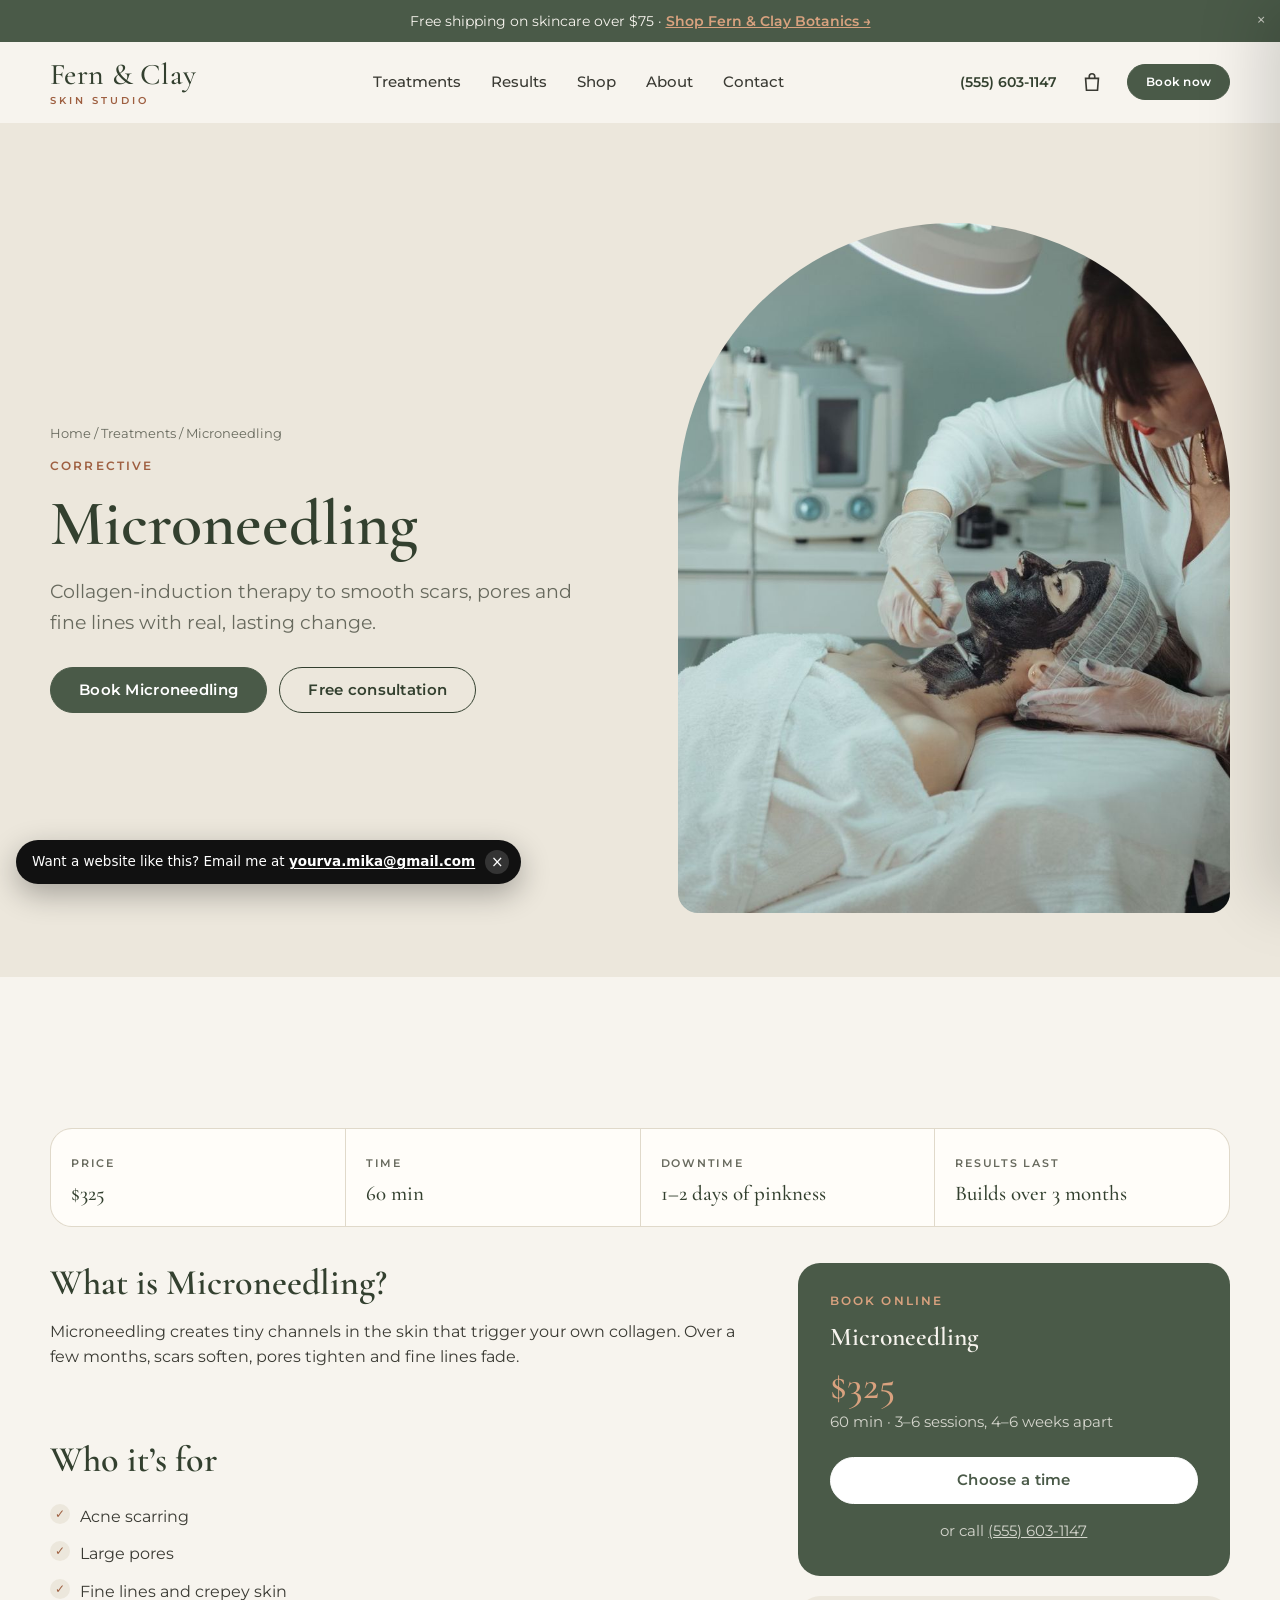
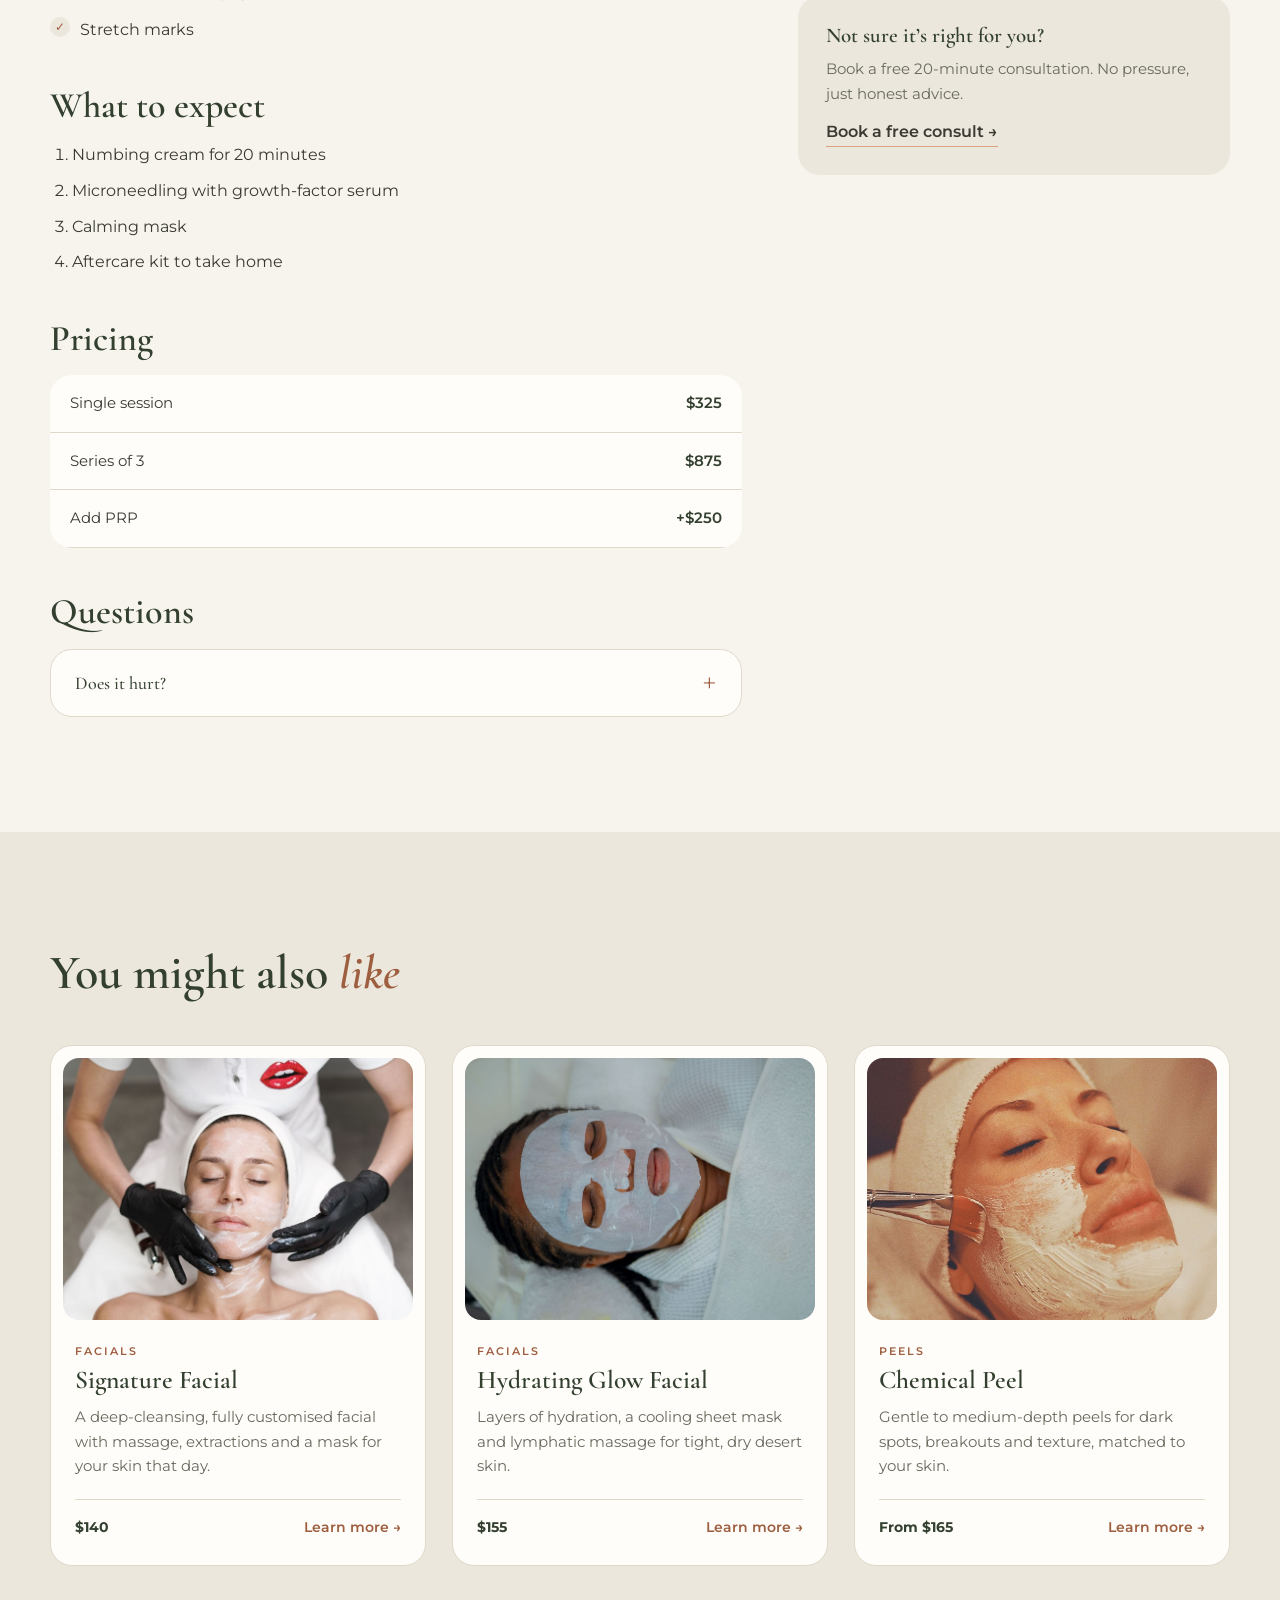
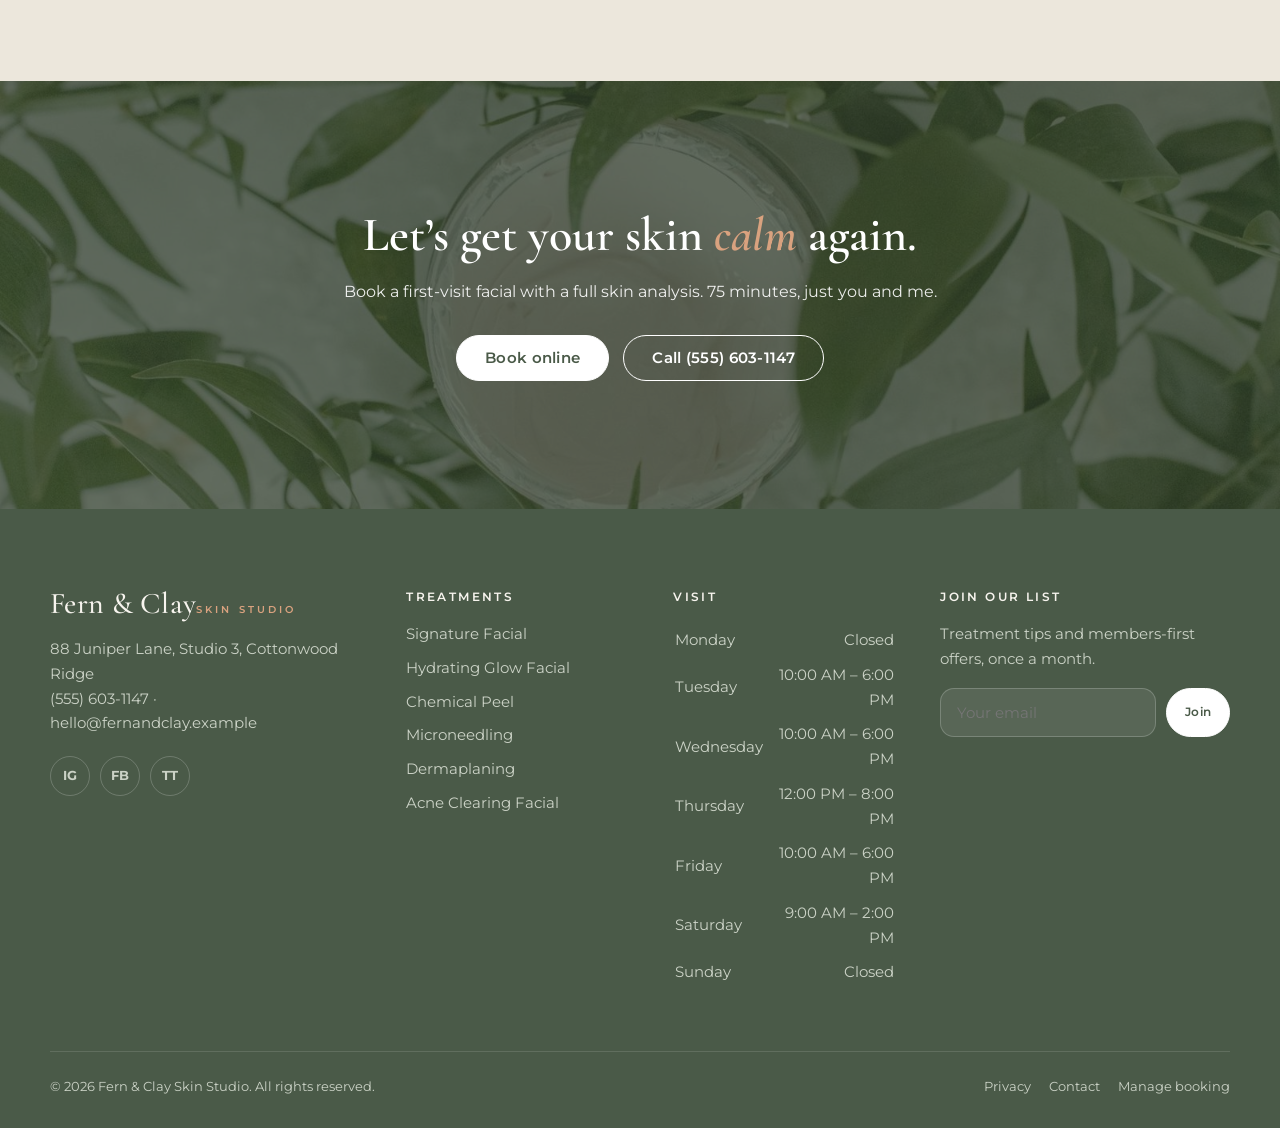
<file: treatments/microneedling.html>
<!doctype html><html lang="en"><head><meta charset="utf-8"><meta name="viewport" content="width=device-width,initial-scale=1">
<title>Microneedling in Cottonwood Ridge | Fern &amp; Clay Skin Studio</title><meta name="robots" content="noindex, nofollow"><meta name="description" content="Microneedling at Fern &amp; Clay Skin Studio: Collagen-induction therapy to smooth scars, pores and fine lines with real, lasting change. $325.">
<meta property="og:title" content="Microneedling in Cottonwood Ridge | Fern &amp; Clay Skin Studio"><meta property="og:description" content="Microneedling at Fern &amp; Clay Skin Studio: Collagen-induction therapy to smooth scars, pores and fine lines with real, lasting change. $325."><meta property="og:image" content="../img/1412955.jpg">
<link rel="icon" href="data:image/svg+xml,<svg xmlns='http://www.w3.org/2000/svg' viewBox='0 0 64 64'><circle cx='32' cy='32' r='32' fill='%234A5A48'/><text x='32' y='43' font-size='30' text-anchor='middle' fill='white' font-family='Georgia'>F</text></svg>">
<link rel="preconnect" href="https://fonts.googleapis.com"><link rel="preconnect" href="https://fonts.gstatic.com" crossorigin>
<link href="https://fonts.googleapis.com/css2?family=Cormorant+Garamond:ital,wght@0,500;0,600;1,500;1,600&family=Montserrat:wght@400;500;600;700&display=swap" rel="stylesheet">
<link rel="stylesheet" href="../css/style.css">
<script type="application/ld+json">{"@context": "https://schema.org", "@type": "MedicalBusiness", "name": "Fern & Clay Skin Studio", "telephone": "(555) 603-1147", "email": "hello@fernandclay.example", "address": "88 Juniper Lane, Studio 3, Cottonwood Ridge", "url": "index.html"}</script>
</head><body>
<div class="announce">Free shipping on skincare over $75 · <a href="../shop.html">Shop Fern & Clay Botanics →</a><button aria-label="Close announcement">×</button></div>
<header class="site-header"><div class="wrap"><a class="logo" href="../index.html"><b>Fern &amp; Clay</b><small>Skin Studio</small></a>
<nav class="nav" aria-label="Main"><a href="../treatments.html">Treatments</a><a href="../results.html">Results</a><a href="../shop.html">Shop</a><a href="../about.html">About</a><a href="../contact.html">Contact</a></nav>
<div class="hdr-cta"><a class="tel" href="tel:5556031147">(555) 603-1147</a><button class="cart-btn cart-toggle" aria-label="Open bag"><svg width="22" height="22" viewBox="0 0 24 24" fill="none" stroke="currentColor" stroke-width="1.8"><path d="M5 8h14l-1 13H6L5 8z"/><path d="M9 8V6a3 3 0 0 1 6 0v2"/></svg><span class="cart-count" hidden>0</span></button><a class="btn sm" href="../book.html">Book now</a><button class="burger" aria-label="Menu"><i></i><i></i><i></i></button></div></div></header>
<nav class="mobile-nav" aria-label="Mobile"><a href="../treatments.html">Treatments</a><a href="../results.html">Results</a><a href="../shop.html">Shop</a><a href="../about.html">About</a><a href="../contact.html">Contact</a><a href="../book.html">Manage booking</a><a class="btn" href="../book.html">Book now</a><p class="muted" style="margin-top:18px">(555) 603-1147<br>88 Juniper Lane, Studio 3, Cottonwood Ridge</p></nav>
<main><section class="page-hero" style="text-align:left"><div class="wrap split" style="align-items:center"><div><div class="crumbs"><a href="../index.html">Home</a> / <a href="../treatments.html">Treatments</a> / Microneedling</div>
<span class="eyebrow">Corrective</span><h1 style="font-size:clamp(40px,5vw,64px)">Microneedling</h1><p class="lead" style="margin-top:16px">Collagen-induction therapy to smooth scars, pores and fine lines with real, lasting change.</p>
<div style="display:flex;gap:12px;margin-top:28px;flex-wrap:wrap"><a class="btn" href="../book.html?t=microneedling">Book Microneedling</a><a class="btn ghost" href="../book.html?t=consult">Free consultation</a></div></div>
<div class="ph"><img src="../img/34117244.jpg" alt="Microneedling at Fern &amp; Clay Skin Studio"></div></div></section>
<section class="section"><div class="wrap"><div class="facts"><div><span>Price</span><b>$325</b></div><div><span>Time</span><b>60 min</b></div><div><span>Downtime</span><b>1–2 days of pinkness</b></div><div><span>Results last</span><b>Builds over 3 months</b></div></div><div class="tdetail"><div>
<h2>What is Microneedling?</h2><p>Microneedling creates tiny channels in the skin that trigger your own collagen. Over a few months, scars soften, pores tighten and fine lines fade.</p><br>
<h2>Who it’s for</h2><ul class="checks"><li>Acne scarring</li><li>Large pores</li><li>Fine lines and crepey skin</li><li>Stretch marks</li></ul>
<h2>What to expect</h2><ol><li>Numbing cream for 20 minutes</li><li>Microneedling with growth-factor serum</li><li>Calming mask</li><li>Aftercare kit to take home</li></ol>
<h2>Pricing</h2><table class="ptable"><tbody><tr><td>Single session</td><td>$325</td></tr><tr><td>Series of 3</td><td>$875</td></tr><tr><td>Add PRP</td><td>+$250</td></tr></tbody></table>
<h2>Questions</h2><div class="faq"><details><summary>Does it hurt?</summary><p>With numbing it feels like light sandpaper. Most clients say it’s easier than they expected.</p></details></div></div>
<aside class="sticky"><div class="book-card"><span class="eyebrow">Book online</span><h3>Microneedling</h3><div class="price">$325</div><p>60 min · 3–6 sessions, 4–6 weeks apart</p>
<a class="btn light" href="../book.html?t=microneedling">Choose a time</a><p style="margin-top:16px;text-align:center">or call <a href="tel:5556031147">(555) 603-1147</a></p></div>
<div class="side-card" style="margin-top:20px"><h3 style="font-size:21px">Not sure it’s right for you?</h3><p class="muted" style="font-size:15px">Book a free 20-minute consultation. No pressure, just honest advice.</p><a class="link" href="../book.html?t=consult" style="display:inline-block;margin-top:12px">Book a free consult →</a></div></aside></div></div></section>
<section class="section alt"><div class="wrap"><div class="head"><h2>You might also <em>like</em></h2></div><div class="tgrid"><a class="tcard reveal" href="../treatments/signature-facial.html" data-cat="facials"><div class="im"><img src="../img/12115040.jpg" alt="Signature Facial" loading="lazy"></div>
<div class="bd"><span class="cat">Facials</span><h3>Signature Facial</h3><p>A deep-cleansing, fully customised facial with massage, extractions and a mask for your skin that day.</p><div class="meta"><b>$140</b><span>Learn more →</span></div></div></a><a class="tcard reveal" href="../treatments/hydrating-glow.html" data-cat="facials"><div class="im"><img src="../img/36436447.jpg" alt="Hydrating Glow Facial" loading="lazy"></div>
<div class="bd"><span class="cat">Facials</span><h3>Hydrating Glow Facial</h3><p>Layers of hydration, a cooling sheet mask and lymphatic massage for tight, dry desert skin.</p><div class="meta"><b>$155</b><span>Learn more →</span></div></div></a><a class="tcard reveal" href="../treatments/chemical-peel.html" data-cat="peels"><div class="im"><img src="../img/37229299.jpg" alt="Chemical Peel" loading="lazy"></div>
<div class="bd"><span class="cat">Peels</span><h3>Chemical Peel</h3><p>Gentle to medium-depth peels for dark spots, breakouts and texture, matched to your skin.</p><div class="meta"><b>From $165</b><span>Learn more →</span></div></div></a></div></div></section><section class="cta"><img src="../img/6690235.jpg" alt="" loading="lazy"><div class="wrap"><h2>Let’s get your skin <em>calm</em> again.</h2><p>Book a first-visit facial with a full skin analysis. 75 minutes, just you and me.</p>
<div class="btns"><a class="btn light" href="../book.html">Book online</a><a class="btn ghost" href="tel:5556031147">Call (555) 603-1147</a></div></div></section></main>
<footer class="site-footer"><div class="wrap"><div class="cols">
<div><a class="logo" href="../index.html"><b>Fern &amp; Clay</b><small>Skin Studio</small></a><p style="margin-top:18px">88 Juniper Lane, Studio 3, Cottonwood Ridge<br><a href="tel:5556031147" style="display:inline">(555) 603-1147</a> · <a href="mailto:hello@fernandclay.example" style="display:inline">hello@fernandclay.example</a></p>
<div class="social"><a href="#" aria-label="Instagram">IG</a><a href="#" aria-label="Facebook">FB</a><a href="#" aria-label="TikTok">TT</a></div></div>
<div><h4>Treatments</h4><a href="../treatments/signature-facial.html">Signature Facial</a><a href="../treatments/hydrating-glow.html">Hydrating Glow Facial</a><a href="../treatments/chemical-peel.html">Chemical Peel</a><a href="../treatments/microneedling.html">Microneedling</a><a href="../treatments/dermaplaning.html">Dermaplaning</a><a href="../treatments/acne-facial.html">Acne Clearing Facial</a></div>
<div><h4>Visit</h4><table class="hours"><tr><td>Monday</td><td>Closed</td></tr><tr><td>Tuesday</td><td>10:00 AM – 6:00 PM</td></tr><tr><td>Wednesday</td><td>10:00 AM – 6:00 PM</td></tr><tr><td>Thursday</td><td>12:00 PM – 8:00 PM</td></tr><tr><td>Friday</td><td>10:00 AM – 6:00 PM</td></tr><tr><td>Saturday</td><td>9:00 AM – 2:00 PM</td></tr><tr><td>Sunday</td><td>Closed</td></tr></table></div>
<div><h4>Join our list</h4><p>Treatment tips and members-first offers, once a month.</p>
<form class="newsletter" data-form="newsletter" data-thanks="You’re on the list. Welcome!" novalidate><div class="field"><input type="email" name="email" placeholder="Your email" required aria-label="Email"></div><button class="btn sm light">Join</button></form></div>
</div><div class="base"><span>© 2026 Fern &amp; Clay Skin Studio. All rights reserved.</span><span><a href="../privacy.html">Privacy</a><a href="../contact.html">Contact</a><a href="../book.html">Manage booking</a></span></div></div></footer>
<a class="btn mobile-book" href="../book.html">Book now</a>
<div id="offer-pop" role="dialog" aria-modal="true" aria-label="New client offer"><div class="pop-bg"></div><div class="pop"><img src="../img/7038196.jpg" alt="" loading=lazy><div class="in"><button class="pop-close" aria-label="Close">×</button>
<div class="pop-form"><span class="eyebrow">New client offer</span><h3>Join the studio list</h3><p class="offer">15% off your first facial, plus skin tips once a month.</p>
<form class="form" novalidate><div class="field"><label for="f-name">First name *</label><input type="text" name="name" id="f-name" autocomplete="given-name" placeholder="" required><span class="msg">This field is required.</span></div><div class="field"><label for="f-email">Email *</label><input type="email" name="email" id="f-email" autocomplete="email" placeholder="" required><span class="msg">Please enter a valid email.</span></div><div class="field"><label for="f-phone">Phone *</label><input type="tel" name="phone" id="f-phone" autocomplete="on" placeholder="" required><span class="msg">Please enter a 10-digit phone number.</span></div><button class="btn">Claim my offer</button></form>
<small>By signing up you agree to receive texts and emails. Reply STOP anytime.</small></div>
<div class="pop-done form-done" hidden><div class="ok">✓</div><h3>You’re in!</h3><p class="muted">Your offer is saved. We’ll text you within the hour to help you book.</p><a class="btn" href="../book.html" style="margin-top:20px">Book now</a></div></div></div></div>
<div class="drawer-bg cart-toggle"></div><aside class="drawer" aria-label="Shopping bag"><header><h3>Your bag</h3><button class="cart-toggle" aria-label="Close" style="font-size:22px">×</button></header>
<div id="cart-items"></div><footer><div class="row"><span>Subtotal</span><b id="cart-sub">$0</b></div><div class="row"><span>Shipping</span><b id="cart-ship">Free</b></div>
<div class="row total"><span>Total</span><b id="cart-total">$0</b></div><a class="btn" id="cart-checkout" href="../checkout.html">Checkout</a></footer></aside>
<script src="../js/site-data.js"></script><script src="../js/core.js" defer></script>
</body></html>
</file>
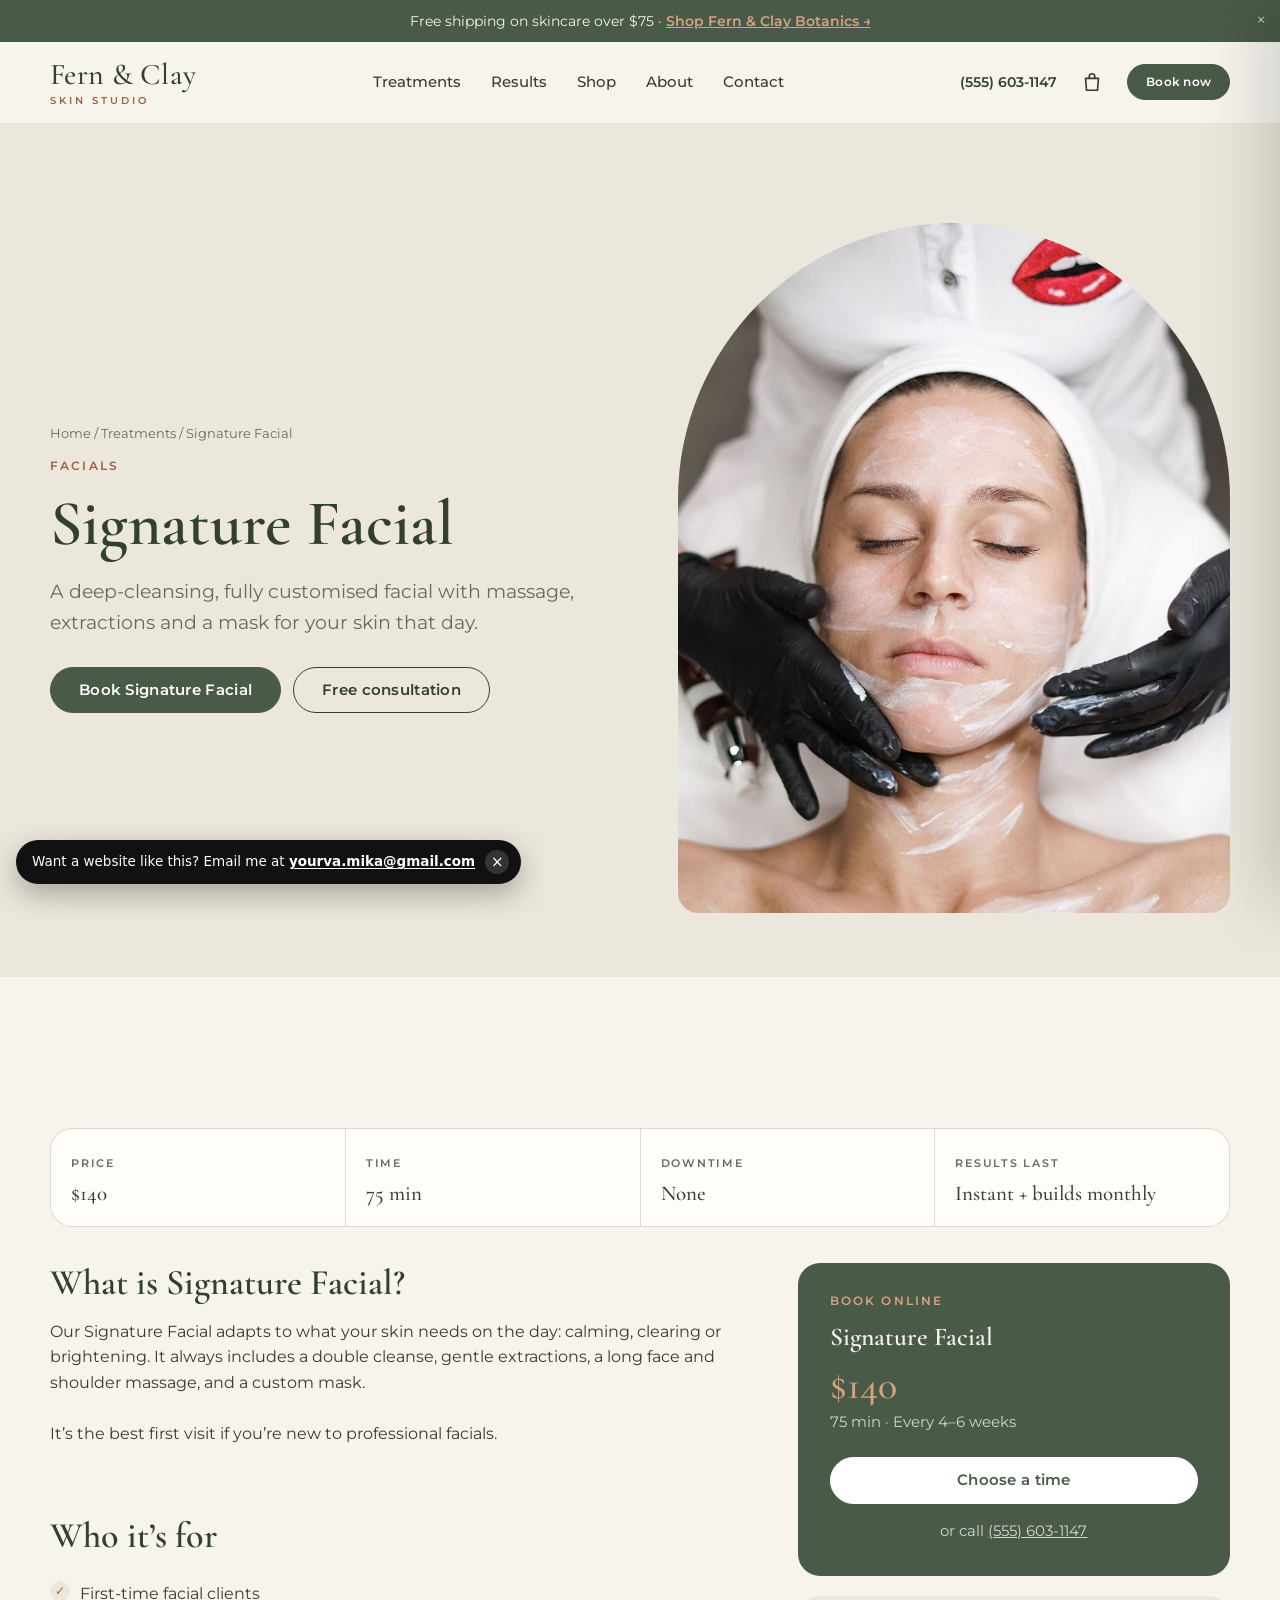
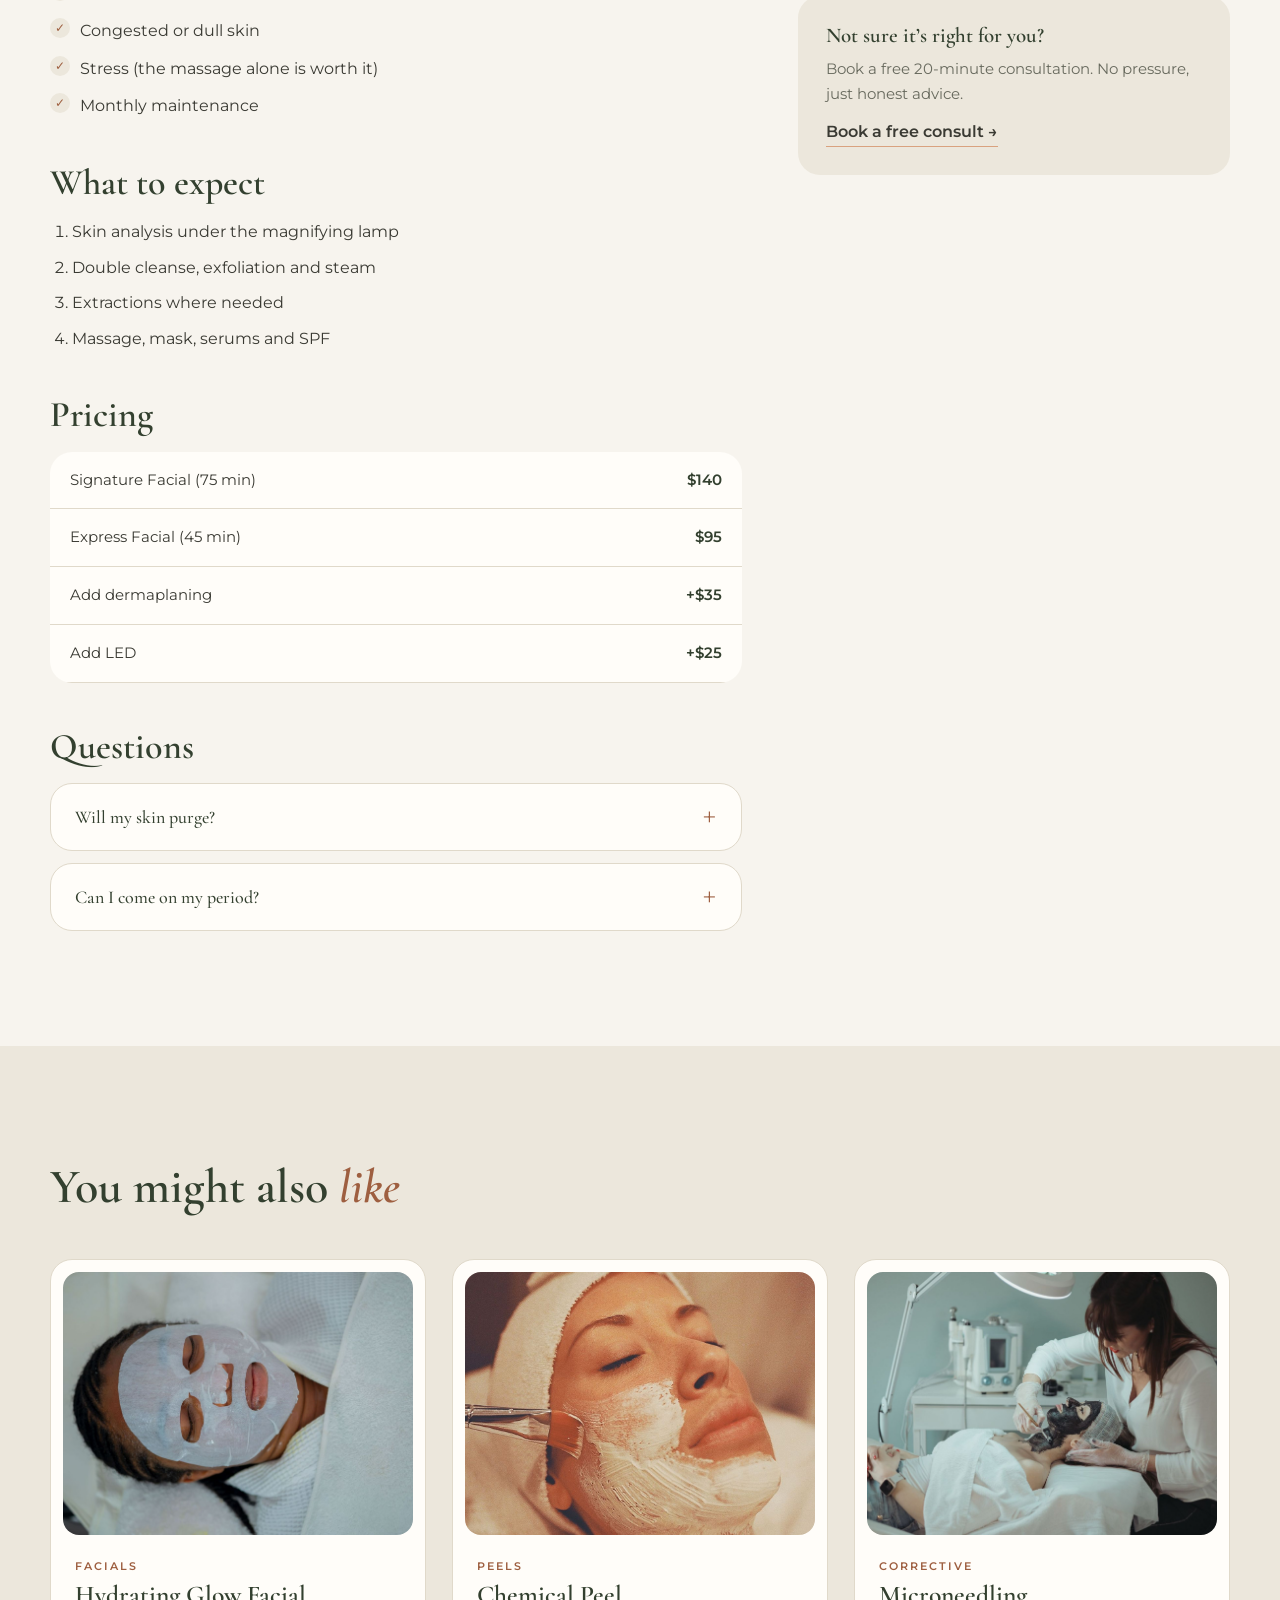
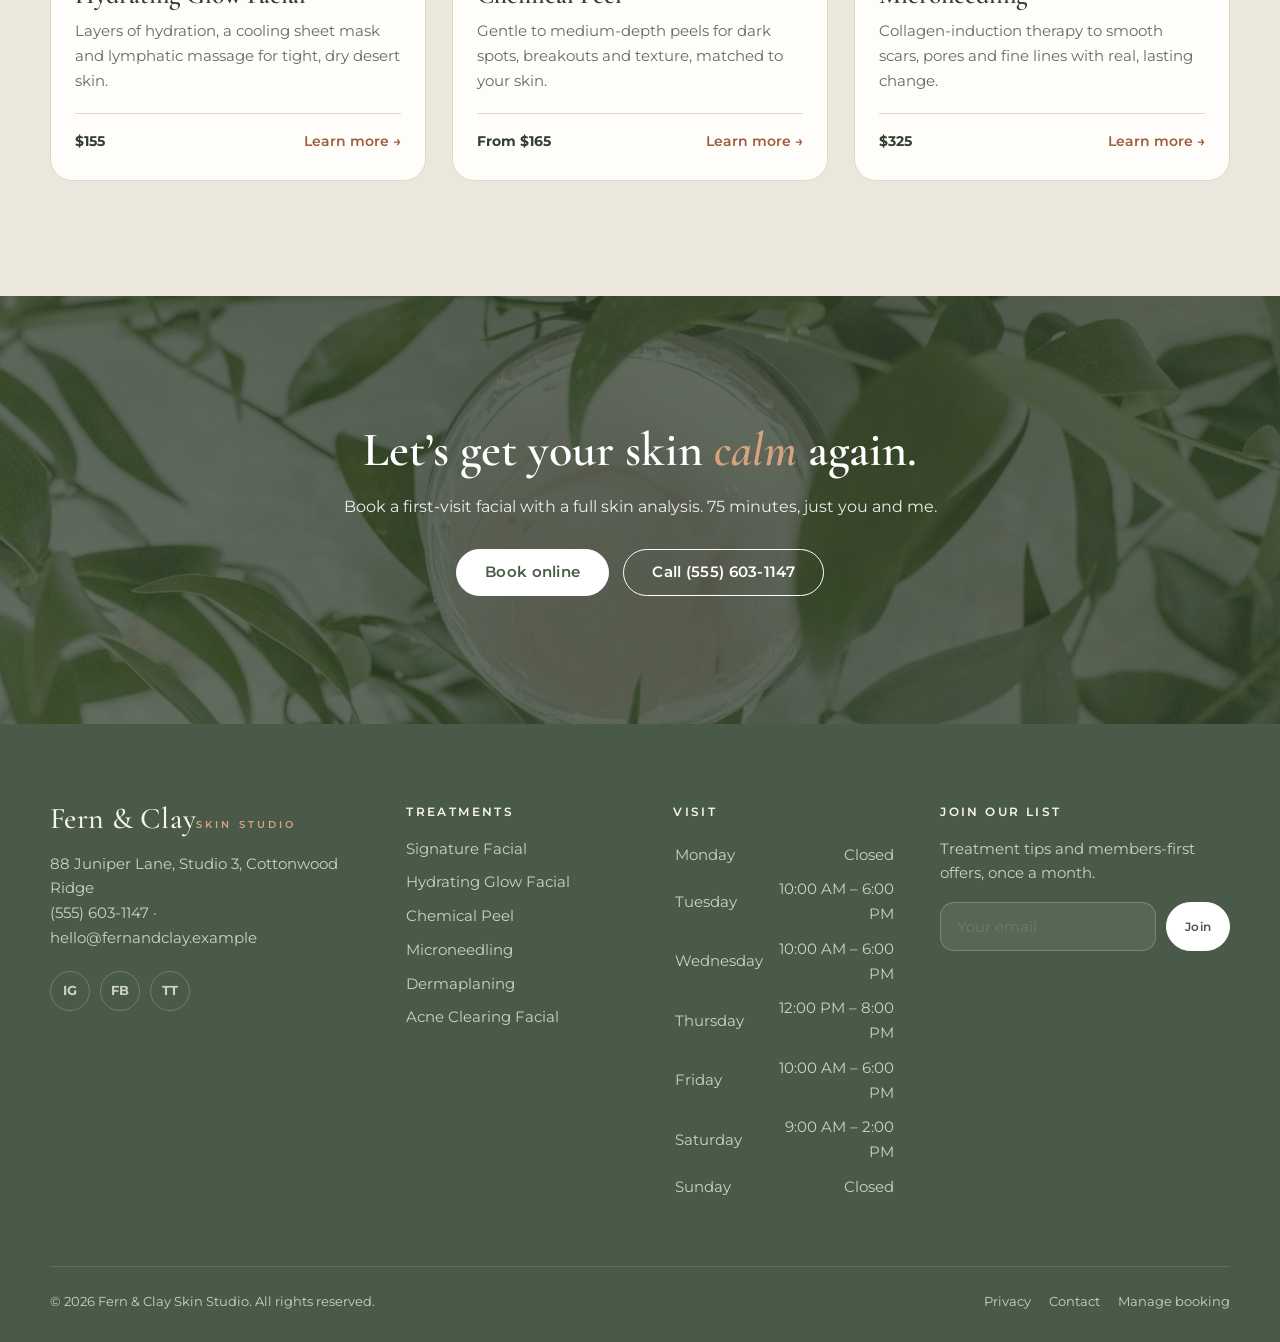
<file: treatments/signature-facial.html>
<!doctype html><html lang="en"><head><meta charset="utf-8"><meta name="viewport" content="width=device-width,initial-scale=1">
<title>Signature Facial in Cottonwood Ridge | Fern &amp; Clay Skin Studio</title><meta name="robots" content="noindex, nofollow"><meta name="description" content="Signature Facial at Fern &amp; Clay Skin Studio: A deep-cleansing, fully customised facial with massage, extractions and a mask for your skin that day. $140.">
<meta property="og:title" content="Signature Facial in Cottonwood Ridge | Fern &amp; Clay Skin Studio"><meta property="og:description" content="Signature Facial at Fern &amp; Clay Skin Studio: A deep-cleansing, fully customised facial with massage, extractions and a mask for your skin that day. $140."><meta property="og:image" content="../img/1412955.jpg">
<link rel="icon" href="data:image/svg+xml,<svg xmlns='http://www.w3.org/2000/svg' viewBox='0 0 64 64'><circle cx='32' cy='32' r='32' fill='%234A5A48'/><text x='32' y='43' font-size='30' text-anchor='middle' fill='white' font-family='Georgia'>F</text></svg>">
<link rel="preconnect" href="https://fonts.googleapis.com"><link rel="preconnect" href="https://fonts.gstatic.com" crossorigin>
<link href="https://fonts.googleapis.com/css2?family=Cormorant+Garamond:ital,wght@0,500;0,600;1,500;1,600&family=Montserrat:wght@400;500;600;700&display=swap" rel="stylesheet">
<link rel="stylesheet" href="../css/style.css">
<script type="application/ld+json">{"@context": "https://schema.org", "@type": "MedicalBusiness", "name": "Fern & Clay Skin Studio", "telephone": "(555) 603-1147", "email": "hello@fernandclay.example", "address": "88 Juniper Lane, Studio 3, Cottonwood Ridge", "url": "index.html"}</script>
</head><body>
<div class="announce">Free shipping on skincare over $75 · <a href="../shop.html">Shop Fern & Clay Botanics →</a><button aria-label="Close announcement">×</button></div>
<header class="site-header"><div class="wrap"><a class="logo" href="../index.html"><b>Fern &amp; Clay</b><small>Skin Studio</small></a>
<nav class="nav" aria-label="Main"><a href="../treatments.html">Treatments</a><a href="../results.html">Results</a><a href="../shop.html">Shop</a><a href="../about.html">About</a><a href="../contact.html">Contact</a></nav>
<div class="hdr-cta"><a class="tel" href="tel:5556031147">(555) 603-1147</a><button class="cart-btn cart-toggle" aria-label="Open bag"><svg width="22" height="22" viewBox="0 0 24 24" fill="none" stroke="currentColor" stroke-width="1.8"><path d="M5 8h14l-1 13H6L5 8z"/><path d="M9 8V6a3 3 0 0 1 6 0v2"/></svg><span class="cart-count" hidden>0</span></button><a class="btn sm" href="../book.html">Book now</a><button class="burger" aria-label="Menu"><i></i><i></i><i></i></button></div></div></header>
<nav class="mobile-nav" aria-label="Mobile"><a href="../treatments.html">Treatments</a><a href="../results.html">Results</a><a href="../shop.html">Shop</a><a href="../about.html">About</a><a href="../contact.html">Contact</a><a href="../book.html">Manage booking</a><a class="btn" href="../book.html">Book now</a><p class="muted" style="margin-top:18px">(555) 603-1147<br>88 Juniper Lane, Studio 3, Cottonwood Ridge</p></nav>
<main><section class="page-hero" style="text-align:left"><div class="wrap split" style="align-items:center"><div><div class="crumbs"><a href="../index.html">Home</a> / <a href="../treatments.html">Treatments</a> / Signature Facial</div>
<span class="eyebrow">Facials</span><h1 style="font-size:clamp(40px,5vw,64px)">Signature Facial</h1><p class="lead" style="margin-top:16px">A deep-cleansing, fully customised facial with massage, extractions and a mask for your skin that day.</p>
<div style="display:flex;gap:12px;margin-top:28px;flex-wrap:wrap"><a class="btn" href="../book.html?t=signature-facial">Book Signature Facial</a><a class="btn ghost" href="../book.html?t=consult">Free consultation</a></div></div>
<div class="ph"><img src="../img/12115040.jpg" alt="Signature Facial at Fern &amp; Clay Skin Studio"></div></div></section>
<section class="section"><div class="wrap"><div class="facts"><div><span>Price</span><b>$140</b></div><div><span>Time</span><b>75 min</b></div><div><span>Downtime</span><b>None</b></div><div><span>Results last</span><b>Instant + builds monthly</b></div></div><div class="tdetail"><div>
<h2>What is Signature Facial?</h2><p>Our Signature Facial adapts to what your skin needs on the day: calming, clearing or brightening. It always includes a double cleanse, gentle extractions, a long face and shoulder massage, and a custom mask.</p><br><p>It’s the best first visit if you’re new to professional facials.</p><br>
<h2>Who it’s for</h2><ul class="checks"><li>First-time facial clients</li><li>Congested or dull skin</li><li>Stress (the massage alone is worth it)</li><li>Monthly maintenance</li></ul>
<h2>What to expect</h2><ol><li>Skin analysis under the magnifying lamp</li><li>Double cleanse, exfoliation and steam</li><li>Extractions where needed</li><li>Massage, mask, serums and SPF</li></ol>
<h2>Pricing</h2><table class="ptable"><tbody><tr><td>Signature Facial (75 min)</td><td>$140</td></tr><tr><td>Express Facial (45 min)</td><td>$95</td></tr><tr><td>Add dermaplaning</td><td>+$35</td></tr><tr><td>Add LED</td><td>+$25</td></tr></tbody></table>
<h2>Questions</h2><div class="faq"><details><summary>Will my skin purge?</summary><p>Rarely. If extractions are done, you might see a small spot or two for a day or so.</p></details><details><summary>Can I come on my period?</summary><p>Yes, though skin can be a little more sensitive that week.</p></details></div></div>
<aside class="sticky"><div class="book-card"><span class="eyebrow">Book online</span><h3>Signature Facial</h3><div class="price">$140</div><p>75 min · Every 4–6 weeks</p>
<a class="btn light" href="../book.html?t=signature-facial">Choose a time</a><p style="margin-top:16px;text-align:center">or call <a href="tel:5556031147">(555) 603-1147</a></p></div>
<div class="side-card" style="margin-top:20px"><h3 style="font-size:21px">Not sure it’s right for you?</h3><p class="muted" style="font-size:15px">Book a free 20-minute consultation. No pressure, just honest advice.</p><a class="link" href="../book.html?t=consult" style="display:inline-block;margin-top:12px">Book a free consult →</a></div></aside></div></div></section>
<section class="section alt"><div class="wrap"><div class="head"><h2>You might also <em>like</em></h2></div><div class="tgrid"><a class="tcard reveal" href="../treatments/hydrating-glow.html" data-cat="facials"><div class="im"><img src="../img/36436447.jpg" alt="Hydrating Glow Facial" loading="lazy"></div>
<div class="bd"><span class="cat">Facials</span><h3>Hydrating Glow Facial</h3><p>Layers of hydration, a cooling sheet mask and lymphatic massage for tight, dry desert skin.</p><div class="meta"><b>$155</b><span>Learn more →</span></div></div></a><a class="tcard reveal" href="../treatments/chemical-peel.html" data-cat="peels"><div class="im"><img src="../img/37229299.jpg" alt="Chemical Peel" loading="lazy"></div>
<div class="bd"><span class="cat">Peels</span><h3>Chemical Peel</h3><p>Gentle to medium-depth peels for dark spots, breakouts and texture, matched to your skin.</p><div class="meta"><b>From $165</b><span>Learn more →</span></div></div></a><a class="tcard reveal" href="../treatments/microneedling.html" data-cat="corrective"><div class="im"><img src="../img/34117244.jpg" alt="Microneedling" loading="lazy"></div>
<div class="bd"><span class="cat">Corrective</span><h3>Microneedling</h3><p>Collagen-induction therapy to smooth scars, pores and fine lines with real, lasting change.</p><div class="meta"><b>$325</b><span>Learn more →</span></div></div></a></div></div></section><section class="cta"><img src="../img/6690235.jpg" alt="" loading="lazy"><div class="wrap"><h2>Let’s get your skin <em>calm</em> again.</h2><p>Book a first-visit facial with a full skin analysis. 75 minutes, just you and me.</p>
<div class="btns"><a class="btn light" href="../book.html">Book online</a><a class="btn ghost" href="tel:5556031147">Call (555) 603-1147</a></div></div></section></main>
<footer class="site-footer"><div class="wrap"><div class="cols">
<div><a class="logo" href="../index.html"><b>Fern &amp; Clay</b><small>Skin Studio</small></a><p style="margin-top:18px">88 Juniper Lane, Studio 3, Cottonwood Ridge<br><a href="tel:5556031147" style="display:inline">(555) 603-1147</a> · <a href="mailto:hello@fernandclay.example" style="display:inline">hello@fernandclay.example</a></p>
<div class="social"><a href="#" aria-label="Instagram">IG</a><a href="#" aria-label="Facebook">FB</a><a href="#" aria-label="TikTok">TT</a></div></div>
<div><h4>Treatments</h4><a href="../treatments/signature-facial.html">Signature Facial</a><a href="../treatments/hydrating-glow.html">Hydrating Glow Facial</a><a href="../treatments/chemical-peel.html">Chemical Peel</a><a href="../treatments/microneedling.html">Microneedling</a><a href="../treatments/dermaplaning.html">Dermaplaning</a><a href="../treatments/acne-facial.html">Acne Clearing Facial</a></div>
<div><h4>Visit</h4><table class="hours"><tr><td>Monday</td><td>Closed</td></tr><tr><td>Tuesday</td><td>10:00 AM – 6:00 PM</td></tr><tr><td>Wednesday</td><td>10:00 AM – 6:00 PM</td></tr><tr><td>Thursday</td><td>12:00 PM – 8:00 PM</td></tr><tr><td>Friday</td><td>10:00 AM – 6:00 PM</td></tr><tr><td>Saturday</td><td>9:00 AM – 2:00 PM</td></tr><tr><td>Sunday</td><td>Closed</td></tr></table></div>
<div><h4>Join our list</h4><p>Treatment tips and members-first offers, once a month.</p>
<form class="newsletter" data-form="newsletter" data-thanks="You’re on the list. Welcome!" novalidate><div class="field"><input type="email" name="email" placeholder="Your email" required aria-label="Email"></div><button class="btn sm light">Join</button></form></div>
</div><div class="base"><span>© 2026 Fern &amp; Clay Skin Studio. All rights reserved.</span><span><a href="../privacy.html">Privacy</a><a href="../contact.html">Contact</a><a href="../book.html">Manage booking</a></span></div></div></footer>
<a class="btn mobile-book" href="../book.html">Book now</a>
<div id="offer-pop" role="dialog" aria-modal="true" aria-label="New client offer"><div class="pop-bg"></div><div class="pop"><img src="../img/7038196.jpg" alt="" loading=lazy><div class="in"><button class="pop-close" aria-label="Close">×</button>
<div class="pop-form"><span class="eyebrow">New client offer</span><h3>Join the studio list</h3><p class="offer">15% off your first facial, plus skin tips once a month.</p>
<form class="form" novalidate><div class="field"><label for="f-name">First name *</label><input type="text" name="name" id="f-name" autocomplete="given-name" placeholder="" required><span class="msg">This field is required.</span></div><div class="field"><label for="f-email">Email *</label><input type="email" name="email" id="f-email" autocomplete="email" placeholder="" required><span class="msg">Please enter a valid email.</span></div><div class="field"><label for="f-phone">Phone *</label><input type="tel" name="phone" id="f-phone" autocomplete="on" placeholder="" required><span class="msg">Please enter a 10-digit phone number.</span></div><button class="btn">Claim my offer</button></form>
<small>By signing up you agree to receive texts and emails. Reply STOP anytime.</small></div>
<div class="pop-done form-done" hidden><div class="ok">✓</div><h3>You’re in!</h3><p class="muted">Your offer is saved. We’ll text you within the hour to help you book.</p><a class="btn" href="../book.html" style="margin-top:20px">Book now</a></div></div></div></div>
<div class="drawer-bg cart-toggle"></div><aside class="drawer" aria-label="Shopping bag"><header><h3>Your bag</h3><button class="cart-toggle" aria-label="Close" style="font-size:22px">×</button></header>
<div id="cart-items"></div><footer><div class="row"><span>Subtotal</span><b id="cart-sub">$0</b></div><div class="row"><span>Shipping</span><b id="cart-ship">Free</b></div>
<div class="row total"><span>Total</span><b id="cart-total">$0</b></div><a class="btn" id="cart-checkout" href="../checkout.html">Checkout</a></footer></aside>
<script src="../js/site-data.js"></script><script src="../js/core.js" defer></script>
</body></html>
</file>
<file: css/style.css>
/* Base styles shared by all three sites; each site sets its own tokens + look in theme.css */
*{box-sizing:border-box;margin:0;padding:0}[hidden]{display:none!important}
html{scroll-behavior:smooth;-webkit-text-size-adjust:100%}
body{font:16px/1.65 var(--sans);color:var(--ink);background:var(--bg);overflow-x:hidden}
img{max-width:100%;display:block}
a{color:inherit}
button{font:inherit;cursor:pointer;border:0;background:none;color:inherit}
h1,h2,h3,h4{font-family:var(--serif);font-weight:var(--hw,500);line-height:1.12;color:var(--head)}
h1{font-size:clamp(40px,6vw,76px)}h2{font-size:clamp(30px,4vw,48px)}h3{font-size:clamp(21px,2vw,26px)}
h1 em,h2 em,h3 em{font-style:italic;color:var(--accent-ink)}
p{max-width:64ch}
.wrap{width:min(1180px,100% - 40px);margin-inline:auto}
.section{padding:clamp(64px,9vw,120px) 0}
.section.tight{padding:clamp(48px,6vw,80px) 0}
.alt{background:var(--soft)}
.dark{background:var(--deep);color:var(--on-deep)}.dark h2,.dark h3{color:var(--on-deep)}
.eyebrow{font:600 12px/1 var(--sans);letter-spacing:.22em;text-transform:uppercase;color:var(--accent-ink);display:block;margin-bottom:16px}
.dark .eyebrow{color:var(--accent)}
.lead{font-size:clamp(17px,1.5vw,19px);color:var(--muted)}
.dark .lead{color:var(--on-deep-muted)}
.muted{color:var(--muted)}
.center{text-align:center}.center p,p.center{margin-inline:auto}
.head{display:flex;justify-content:space-between;align-items:end;gap:24px;margin-bottom:44px;flex-wrap:wrap}
.head p{margin-top:12px}
.sr{position:absolute;width:1px;height:1px;overflow:hidden;clip:rect(0 0 0 0)}

/* buttons */
.btn{display:inline-flex;align-items:center;justify-content:center;gap:8px;padding:15px 28px;border-radius:var(--r-btn);background:var(--btn);color:var(--btn-ink);font:600 14px/1 var(--sans);letter-spacing:.06em;text-transform:var(--btn-case,uppercase);text-decoration:none;transition:.25s;border:1.5px solid var(--btn)}
.btn:hover{background:var(--btn-hover);border-color:var(--btn-hover);transform:translateY(-1px)}
.btn.ghost{background:transparent;color:var(--head);border-color:currentColor}
.btn.ghost:hover{background:var(--head);color:var(--bg);border-color:var(--head)}
.dark .btn.ghost,.hero .btn.ghost{color:#fff}
.btn.light{background:#fff;color:var(--deep);border-color:#fff}
.btn.disabled{opacity:.45;pointer-events:none}
.btn.sm{padding:11px 18px;font-size:12px}
.link{font-weight:600;text-decoration:none;border-bottom:1.5px solid var(--accent);padding-bottom:2px}

/* announcement + header */
.announce{background:var(--deep);color:var(--on-deep);font-size:13.5px;text-align:center;padding:10px 44px;position:relative}
.announce a{color:var(--accent);font-weight:600}
.announce button{position:absolute;right:14px;top:50%;transform:translateY(-50%);font-size:18px;opacity:.7}
.site-header{position:sticky;top:0;z-index:50;background:var(--hdr-bg);transition:.3s;border-bottom:1px solid transparent}
.site-header.scrolled{box-shadow:0 8px 30px rgba(0,0,0,.07);border-color:var(--line)}
.site-header .wrap{display:flex;align-items:center;justify-content:space-between;height:80px;gap:20px}
.logo{text-decoration:none;display:flex;flex-direction:column;line-height:1}
.logo b{font:var(--logo-w,500) 26px/1 var(--serif);color:var(--head);letter-spacing:var(--logo-ls,.02em)}
.logo small{font:600 9.5px/1 var(--sans);letter-spacing:.32em;text-transform:uppercase;color:var(--accent-ink);margin-top:6px}
.nav{display:flex;gap:30px}
.nav a{text-decoration:none;font:500 14.5px var(--sans);color:var(--ink);position:relative;padding:6px 0}
.nav a::after{content:"";position:absolute;left:0;right:100%;bottom:0;height:1.5px;background:var(--accent);transition:.3s}
.nav a:hover::after,.nav a.active::after{right:0}
.hdr-cta{display:flex;align-items:center;gap:14px}
.hdr-cta .tel{font:600 14px var(--sans);text-decoration:none;color:var(--head)}
.burger{display:none;width:42px;height:42px;position:relative}
.burger i{position:absolute;left:9px;right:9px;height:2px;background:var(--head);transition:.3s}
.burger i:nth-child(1){top:14px}.burger i:nth-child(2){top:20px}.burger i:nth-child(3){top:26px}
.nav-open .burger i:nth-child(1){top:20px;transform:rotate(45deg)}.nav-open .burger i:nth-child(2){opacity:0}.nav-open .burger i:nth-child(3){top:20px;transform:rotate(-45deg)}
.mobile-nav{display:none}
.cart-btn{position:relative;width:42px;height:42px;display:flex;align-items:center;justify-content:center}
.cart-count{position:absolute;top:2px;right:0;background:var(--accent);color:var(--deep);font:700 11px/18px var(--sans);min-width:18px;height:18px;border-radius:9px;text-align:center}

/* hero */
.hero{position:relative;min-height:min(88vh,820px);display:flex;align-items:center;color:#fff;overflow:hidden}
.hero>img{position:absolute;inset:0;width:100%;height:100%;object-fit:cover;object-position:var(--hero-pos,center)}
.hero::before{content:"";position:absolute;inset:0;background:var(--hero-shade);z-index:1}
.hero .wrap{position:relative;z-index:2}
.hero h1{color:#fff;max-width:13ch}
.hero h1 em{color:var(--accent)}
.hero p{font-size:clamp(17px,1.6vw,20px);margin:22px 0 34px;opacity:.92;max-width:46ch}
.hero .btns{display:flex;gap:14px;flex-wrap:wrap}
.hero .proof{display:flex;gap:28px;margin-top:46px;flex-wrap:wrap;font-size:14px}
.hero .proof b{display:block;font:500 28px/1 var(--serif);color:var(--accent);margin-bottom:6px}
.page-hero{padding:clamp(56px,8vw,100px) 0 clamp(40px,5vw,64px);background:var(--soft);text-align:center}
.page-hero p{margin:16px auto 0}
.crumbs{font-size:13px;color:var(--muted);margin-bottom:16px}.crumbs a{text-decoration:none}

/* trust strip */
.trust{border-bottom:1px solid var(--line);background:var(--bg)}
.trust .wrap{display:grid;grid-template-columns:repeat(4,1fr);gap:20px;padding:26px 0}
.trust div{display:flex;align-items:center;gap:12px;font-size:14px;color:var(--muted)}
.trust b{display:block;color:var(--head);font-size:15px}
.trust i{font-style:normal;width:42px;height:42px;flex:none;border-radius:50%;background:var(--soft);display:flex;align-items:center;justify-content:center;color:var(--accent-ink);font-size:18px}

/* split */
.split{display:grid;grid-template-columns:1fr 1fr;gap:clamp(36px,6vw,90px);align-items:center}
.split.rev>:first-child{order:2}
.split .ph{position:relative}
.split .ph img{width:100%;aspect-ratio:4/5;object-fit:cover;border-radius:var(--r-img)}
.split .ph .tag{position:absolute;left:-18px;bottom:30px;background:var(--bg);padding:18px 22px;border-radius:var(--r-card);box-shadow:0 20px 40px rgba(0,0,0,.12);font-size:13px;max-width:220px}
.split .ph .tag b{display:block;font:500 30px/1 var(--serif);color:var(--accent-ink);margin-bottom:4px}
.split h2{margin-bottom:20px}.split p+p{margin-top:14px}
.checks{list-style:none;margin:24px 0 32px;display:grid;gap:12px}
.checks li{padding-left:30px;position:relative}
.checks li::before{content:"✓";position:absolute;left:0;top:0;width:20px;height:20px;border-radius:50%;background:var(--soft);color:var(--accent-ink);font-size:12px;display:flex;align-items:center;justify-content:center;font-weight:700}

/* treatment cards */
.tgrid{display:grid;grid-template-columns:repeat(3,1fr);gap:26px}
.tcard{background:var(--card);border-radius:var(--r-card);overflow:hidden;text-decoration:none;display:flex;flex-direction:column;transition:.3s;border:1px solid var(--line)}
.tcard:hover{transform:translateY(-4px);box-shadow:0 24px 50px rgba(0,0,0,.09)}
.tcard .im{overflow:hidden;aspect-ratio:4/3;border-radius:var(--r-timg,0)}
.tcard img{width:100%;height:100%;object-fit:cover;transition:.6s}
.tcard:hover img{transform:scale(1.05)}
.tcard .bd{padding:24px 24px 26px;display:flex;flex-direction:column;flex:1}
.tcard .cat{font:600 11px var(--sans);letter-spacing:.18em;text-transform:uppercase;color:var(--accent-ink)}
.tcard h3{margin:8px 0 10px}
.tcard p{font-size:15px;color:var(--muted);flex:1}
.tcard .meta{display:flex;justify-content:space-between;align-items:center;margin-top:20px;padding-top:16px;border-top:1px solid var(--line);font-size:14px}
.tcard .meta b{color:var(--head)}
.tcard .meta span{color:var(--accent-ink);font-weight:600}

/* finder */
#finder{background:var(--card);border-radius:var(--r-card);padding:clamp(28px,4vw,48px);border:1px solid var(--line)}
.concerns{display:flex;flex-wrap:wrap;gap:12px;margin-top:24px}
.concern{padding:13px 20px;border-radius:40px;border:1.5px solid var(--line);font-size:15px;background:var(--bg);transition:.2s}
.concern:hover{border-color:var(--accent)}
.concern.on{background:var(--deep);color:var(--on-deep);border-color:var(--deep)}
.finder-out{display:none;margin-top:30px}.finder-out.on{display:block;animation:fade .4s}
.finder-note{margin-bottom:18px;color:var(--muted)}
.finder-cards{display:grid;grid-template-columns:repeat(auto-fit,minmax(240px,1fr));gap:16px}
.fcard{display:flex;gap:14px;align-items:center;text-decoration:none;background:var(--soft);border-radius:var(--r-card);padding:12px}
.fcard img{width:84px;height:84px;object-fit:cover;border-radius:calc(var(--r-card) - 4px)}
.fcard b{display:block;font-family:var(--serif);font-size:19px;color:var(--head)}
.fcard span{display:block;font-size:14px;color:var(--muted)}.fcard em{font-style:normal;font-size:13px;font-weight:600;color:var(--accent-ink)}
@keyframes fade{from{opacity:0;transform:translateY(8px)}}

/* before after */
.ba{position:relative;aspect-ratio:4/5;overflow:hidden;border-radius:var(--r-img);--pos:50%;user-select:none}
.ba img{position:absolute;inset:0;width:100%;height:100%;object-fit:cover}
.ba .before{filter:var(--before-filter,saturate(.55) contrast(.9) brightness(.94) sepia(.15));clip-path:inset(0 calc(100% - var(--pos)) 0 0)}
.ba .bar{position:absolute;top:0;bottom:0;left:var(--pos);width:2px;background:#fff;transform:translateX(-1px);pointer-events:none}
.ba .bar::after{content:"⟷";position:absolute;top:50%;left:50%;transform:translate(-50%,-50%);width:46px;height:46px;border-radius:50%;background:#fff;color:var(--deep);display:flex;align-items:center;justify-content:center;font-size:18px;box-shadow:0 6px 20px rgba(0,0,0,.25)}
.ba input{position:absolute;inset:0;width:100%;height:100%;opacity:0;cursor:ew-resize;margin:0}
.ba .lb{position:absolute;bottom:14px;font:600 11px var(--sans);letter-spacing:.16em;text-transform:uppercase;background:rgba(0,0,0,.45);color:#fff;padding:6px 10px;border-radius:20px;pointer-events:none}
.ba .lb.l{left:14px}.ba .lb.r{right:14px}
.bagrid{display:grid;grid-template-columns:repeat(3,1fr);gap:26px}
.bacap{margin-top:14px}.bacap b{font-family:var(--serif);font-size:20px;color:var(--head);display:block}.bacap span{font-size:14px;color:var(--muted)}
.filters{display:flex;gap:10px;flex-wrap:wrap;margin-bottom:34px}
.filters button{padding:10px 18px;border-radius:30px;border:1.5px solid var(--line);font-size:14px}
.filters button.on{background:var(--deep);color:var(--on-deep);border-color:var(--deep)}
.consent{font-size:13px;color:var(--muted);margin-top:22px}

/* reviews */
.carousel{position:relative;overflow:hidden}
.track{display:flex;transition:transform .6s cubic-bezier(.2,.7,.2,1)}
.slide{flex:0 0 33.333%;padding:0 12px}
.review{background:var(--card);border-radius:var(--r-card);padding:32px;height:100%;border:1px solid var(--line);display:flex;flex-direction:column}
.dark .review{background:rgba(255,255,255,.06);border-color:rgba(255,255,255,.1);color:var(--on-deep)}
.stars{color:var(--star,#E2B33C);letter-spacing:3px;font-size:15px}
.review p{font:var(--quote-font);margin:16px 0 22px;flex:1}
.review .who{display:flex;align-items:center;gap:12px;font-size:14px}
.review .who i{width:40px;height:40px;border-radius:50%;background:var(--accent);color:var(--deep);font:600 15px/40px var(--sans);text-align:center;font-style:normal}
.review .who span{display:block;opacity:.65;font-size:13px}
.cnav{display:flex;gap:10px}
.cnav button{width:48px;height:48px;border-radius:50%;border:1.5px solid currentColor;font-size:18px;opacity:.8;transition:.2s}
.cnav button:hover{opacity:1;background:var(--accent);border-color:var(--accent);color:var(--deep)}
.rating{display:flex;align-items:center;gap:14px}
.rating b{font:500 52px/1 var(--serif);color:var(--accent)}

/* pricing / membership */
.plans{display:grid;grid-template-columns:repeat(3,1fr);gap:24px;align-items:stretch}
.plan{background:var(--card);border:1px solid var(--line);border-radius:var(--r-card);padding:36px 32px;display:flex;flex-direction:column;position:relative}
.plan.feat{background:var(--deep);color:var(--on-deep);border-color:var(--deep);transform:translateY(-10px)}
.plan.feat h3{color:var(--on-deep)}
.plan .pill{position:absolute;top:-13px;left:32px;background:var(--accent);color:var(--deep);font:700 11px var(--sans);letter-spacing:.14em;text-transform:uppercase;padding:6px 12px;border-radius:20px}
.plan .price{font:500 46px/1 var(--serif);margin:18px 0 6px;color:var(--accent-ink)}
.plan.feat .price{color:var(--accent)}
.plan .price small{font:14px var(--sans);opacity:.7;margin-left:4px}
.plan ul{list-style:none;margin:22px 0 30px;display:grid;gap:11px;flex:1;font-size:15px}
.plan li{padding-left:26px;position:relative}.plan li::before{content:"✓";position:absolute;left:0;color:var(--accent);font-weight:700}
.toggle{display:inline-flex;align-items:center;gap:12px;font-size:15px;margin-top:22px}
.switch{position:relative;width:52px;height:28px}.switch input{opacity:0;width:0;height:0}
.switch span{position:absolute;inset:0;border-radius:28px;background:var(--line);transition:.3s;cursor:pointer}
.switch span::before{content:"";position:absolute;width:22px;height:22px;left:3px;top:3px;border-radius:50%;background:#fff;transition:.3s;box-shadow:0 2px 6px rgba(0,0,0,.2)}
.switch input:checked+span{background:var(--accent)}.switch input:checked+span::before{transform:translateX(24px)}
.ptable{width:100%;border-collapse:collapse;background:var(--card);border-radius:var(--r-card);overflow:hidden}
.ptable th,.ptable td{text-align:left;padding:16px 20px;border-bottom:1px solid var(--line);font-size:15px}
.ptable th{font:600 12px var(--sans);letter-spacing:.14em;text-transform:uppercase;color:var(--accent-ink);background:var(--soft)}
.ptable td:last-child{text-align:right;font-weight:600;color:var(--head)}

/* calculator */
#calc{display:grid;grid-template-columns:1.3fr 1fr;gap:30px;align-items:start}
.calc-box{background:var(--card);border:1px solid var(--line);border-radius:var(--r-card);padding:32px}
.areas{display:grid;grid-template-columns:repeat(2,1fr);gap:10px;margin:16px 0 28px}
.chip{display:flex;justify-content:space-between;align-items:center;gap:10px;padding:13px 16px;border-radius:12px;border:1.5px solid var(--line);cursor:pointer;font-size:15px;transition:.2s}
.chip input{accent-color:var(--deep)}
.chip:has(input:checked){border-color:var(--deep);background:var(--soft)}
.chip span{flex:1}.chip small{color:var(--muted)}
.pkgs{display:grid;grid-template-columns:repeat(3,1fr);gap:10px;margin-top:16px}
.pkgs label{border:1.5px solid var(--line);border-radius:12px;padding:14px;text-align:center;cursor:pointer;font-size:14px}
.pkgs label:has(input:checked){border-color:var(--deep);background:var(--deep);color:var(--on-deep)}
.pkgs input{display:none}.pkgs b{display:block;font-size:17px}
.calc-sum{position:sticky;top:110px;background:var(--deep);color:var(--on-deep);border-radius:var(--r-card);padding:34px}
.calc-sum h3{color:var(--on-deep)}
#c-total{font:500 56px/1 var(--serif);color:var(--accent);margin:18px 0 8px}
#c-areas{opacity:.8;font-size:15px;margin-top:10px}
#c-save{display:inline-block;background:var(--accent);color:var(--deep);border-radius:20px;padding:4px 12px;font-size:13px;font-weight:700}
#c-month{font-size:14px;opacity:.75;margin:14px 0 26px}

/* shop */
.pgrid{display:grid;grid-template-columns:repeat(3,1fr);gap:26px}
.prod{background:var(--card);border-radius:var(--r-card);overflow:hidden;border:1px solid var(--line);display:flex;flex-direction:column}
.prod .im{aspect-ratio:1/1;overflow:hidden;background:var(--soft)}.prod img{width:100%;height:100%;object-fit:cover}
.prod .bd{padding:22px;display:flex;flex-direction:column;flex:1}
.prod h3{font-size:22px}.prod p{font-size:14.5px;color:var(--muted);margin:8px 0 18px;flex:1}
.prod .row{display:flex;justify-content:space-between;align-items:center;gap:10px}
.prod .row b{font-size:18px;color:var(--head)}
.prod select{padding:10px;border-radius:10px;border:1.5px solid var(--line);font:inherit;background:var(--bg)}
.drawer{position:fixed;top:0;right:0;bottom:0;width:min(420px,100%);background:var(--bg);z-index:90;transform:translateX(100%);transition:.4s;display:flex;flex-direction:column;box-shadow:-20px 0 60px rgba(0,0,0,.15)}
.cart-open .drawer{transform:none}
.drawer-bg{position:fixed;inset:0;background:rgba(0,0,0,.35);z-index:89;opacity:0;pointer-events:none;transition:.3s}
.cart-open .drawer-bg{opacity:1;pointer-events:auto}
.drawer header{display:flex;justify-content:space-between;align-items:center;padding:24px;border-bottom:1px solid var(--line)}
.drawer header h3{font-size:24px}
#cart-items{flex:1;overflow:auto;padding:16px 24px}
.ci{display:flex;gap:14px;align-items:center;padding:12px 0;border-bottom:1px solid var(--line)}
.ci img{width:62px;height:62px;object-fit:cover;border-radius:10px}.ci div:nth-child(2){flex:1;font-size:14px}.ci b{display:block}
.qty{display:flex;align-items:center;gap:8px;border:1.5px solid var(--line);border-radius:20px;padding:2px 6px}.qty button{width:24px;height:24px;font-size:16px}
.drawer footer{padding:24px;border-top:1px solid var(--line)}
.drawer footer .row{display:flex;justify-content:space-between;font-size:15px;margin-bottom:8px}
.drawer footer .row.total{font-weight:700;font-size:17px;margin:12px 0 18px}
.drawer footer .btn{width:100%}

/* forms */
.form{display:grid;grid-template-columns:1fr 1fr;gap:16px}
.form .full{grid-column:1/-1}
.field label{display:block;font:600 12.5px var(--sans);letter-spacing:.06em;margin-bottom:7px;color:var(--head)}
.field input,.field select,.field textarea{width:100%;padding:14px 16px;border-radius:var(--r-input);border:1.5px solid var(--line);background:var(--card);font:15px var(--sans);color:var(--ink);transition:.2s}
.field textarea{min-height:120px;resize:vertical}
.field input:focus,.field select:focus,.field textarea:focus{outline:none;border-color:var(--accent-ink)}
.field.err input,.field.err select,.field.err textarea{border-color:#C2410C;background:#FFF7F3}
.field .msg{display:none;font-size:12.5px;color:#C2410C;margin-top:5px}.field.err .msg{display:block}
.check{display:flex;gap:10px;align-items:flex-start;font-size:14px;color:var(--muted)}
.check input{margin-top:4px;accent-color:var(--deep)}
.field.err .check{color:#C2410C}
.form-done{text-align:center;padding:30px 10px}
.form-done .ok{width:64px;height:64px;border-radius:50%;background:var(--soft);color:var(--accent-ink);font-size:28px;display:flex;align-items:center;justify-content:center;margin:0 auto 16px}
.newsletter{display:flex;gap:10px;margin-top:16px}
.newsletter .field{flex:1}.newsletter input{background:rgba(255,255,255,.08);border-color:rgba(255,255,255,.2);color:var(--on-deep)}

/* booking */
#booking{background:var(--card);border:1px solid var(--line);border-radius:var(--r-card);padding:clamp(22px,4vw,44px);scroll-margin-top:110px}
.steps{list-style:none;display:flex;gap:8px;margin-bottom:34px;counter-reset:s}
.steps li{flex:1;font-size:13px;color:var(--muted);counter-increment:s;padding-top:12px;border-top:3px solid var(--line)}
.steps li.on{color:var(--head);border-color:var(--accent);font-weight:600}.steps li.done{border-color:var(--deep)}
.steps li::before{content:counter(s) ". "}
.step h3{margin-bottom:6px}.step>p{margin-bottom:22px}
.opts{display:grid;grid-template-columns:repeat(2,1fr);gap:12px}
.opt{cursor:pointer}.opt input{position:absolute;opacity:0}
.opt span{display:block;border:1.5px solid var(--line);border-radius:14px;padding:16px 18px;transition:.2s;height:100%}
.opt b{display:block;font-size:16px;color:var(--head)}.opt small{color:var(--muted);font-size:13.5px}
.opt input:checked+span{border-color:var(--deep);background:var(--soft);box-shadow:inset 0 0 0 1px var(--deep)}
.opt input:focus-visible+span{outline:2px solid var(--accent)}
.opt.prov span{display:flex;flex-direction:column;align-items:center;text-align:center}
.opt.prov img,.anyp{width:64px;height:64px;border-radius:50%;object-fit:cover;margin-bottom:10px}
.anyp{background:var(--deep);color:var(--accent);display:flex;align-items:center;justify-content:center;font-size:24px;font-style:normal}
.calwrap{display:grid;grid-template-columns:1fr 1fr;gap:30px}
.calhead{display:flex;justify-content:space-between;align-items:center;margin-bottom:12px}
.calhead b{font-family:var(--serif);font-size:20px;color:var(--head)}
.calhead button{width:36px;height:36px;border-radius:50%;border:1.5px solid var(--line)}
#b-cal{display:grid;grid-template-columns:repeat(7,1fr);gap:6px;text-align:center}
.dow{font-size:12px;color:var(--muted);padding:6px 0}
.day{aspect-ratio:1;border-radius:10px;font-size:14px;border:1.5px solid var(--line)}
.day:disabled{opacity:.3;border-color:transparent;cursor:default}
.day.on{background:var(--deep);color:var(--on-deep);border-color:var(--deep)}
.day:not(:disabled):hover{border-color:var(--accent)}
.slots{display:grid;grid-template-columns:repeat(3,1fr);gap:8px;margin-top:10px}
.slot{padding:11px 4px;border-radius:10px;border:1.5px solid var(--line);font-size:13.5px}
.slot:disabled{text-decoration:line-through;opacity:.35;cursor:default}
.slot.on{background:var(--deep);color:var(--on-deep);border-color:var(--deep)}
.bnav{display:flex;justify-content:space-between;gap:12px;margin-top:30px;padding-top:24px;border-top:1px solid var(--line)}
#b-summary{background:var(--soft);border-radius:14px;padding:18px 20px;margin-bottom:24px;display:grid;gap:8px}
#b-summary div{display:flex;justify-content:space-between;gap:12px;font-size:14.5px}#b-summary span{color:var(--muted)}#b-summary b{text-align:right;color:var(--head)}
.done-box{text-align:center;padding:20px 0}
.done-box .ok{width:76px;height:76px;border-radius:50%;background:var(--deep);color:var(--accent);font-size:34px;display:flex;align-items:center;justify-content:center;margin:0 auto 20px}
.refcode{display:inline-block;font:700 22px/1 ui-monospace,Menlo,monospace;letter-spacing:.12em;background:var(--soft);padding:12px 18px;border-radius:10px;margin:14px 0}
.done-box .btns{display:flex;gap:12px;justify-content:center;flex-wrap:wrap;margin-top:20px}
.side-card{background:var(--soft);border-radius:var(--r-card);padding:28px}
.side-card h3{margin-bottom:10px}.side-card ul{list-style:none;display:grid;gap:10px;font-size:15px;margin-top:14px}
.mcard{border:1px solid var(--line);border-radius:14px;padding:18px;margin-top:16px;display:grid;gap:6px;font-size:14.5px}
.mrow{display:flex;gap:10px;margin-top:10px;flex-wrap:wrap}
.badge{justify-self:start;font:700 11px var(--sans);letter-spacing:.1em;text-transform:uppercase;padding:4px 10px;border-radius:20px;background:#DCFCE7;color:#166534}
.badge.cancelled{background:#FEE2E2;color:#991B1B}
.warn{color:#C2410C;margin-top:12px;font-size:14.5px}

/* FAQ */
.faq{display:grid;gap:12px}
.faq details{background:var(--card);border:1px solid var(--line);border-radius:var(--r-card);padding:0 24px;transition:.2s}
.faq details[open]{box-shadow:0 14px 34px rgba(0,0,0,.06)}
.faq summary{list-style:none;cursor:pointer;padding:22px 30px 22px 0;font:500 18px var(--serif);color:var(--head);position:relative}
.faq summary::-webkit-details-marker{display:none}
.faq summary::after{content:"+";position:absolute;right:0;top:50%;transform:translateY(-50%);font:300 26px var(--sans);color:var(--accent-ink);transition:.3s}
.faq details[open] summary::after{transform:translateY(-50%) rotate(45deg)}
.faq details p{padding-bottom:22px;color:var(--muted)}

/* treatment detail */
.facts{display:grid;grid-template-columns:repeat(4,1fr);gap:1px;background:var(--line);border:1px solid var(--line);border-radius:var(--r-card);overflow:hidden;margin:36px 0}
.facts div{background:var(--card);padding:20px}
.facts span{font:600 11px var(--sans);letter-spacing:.16em;text-transform:uppercase;color:var(--muted)}
.facts b{display:block;font:500 21px var(--serif);color:var(--head);margin-top:6px}
.tdetail{display:grid;grid-template-columns:1.6fr 1fr;gap:56px;align-items:start}
.tdetail h2{font-size:clamp(26px,3vw,36px);margin:44px 0 16px}.tdetail h2:first-child{margin-top:0}
.tdetail ol{padding-left:22px;display:grid;gap:10px}
.sticky{position:sticky;top:110px}
.book-card{background:var(--deep);color:var(--on-deep);border-radius:var(--r-card);padding:32px}
.book-card h3{color:var(--on-deep)}.book-card .price{font:500 40px/1 var(--serif);color:var(--accent);margin:14px 0 6px}
.book-card .btn{width:100%;margin-top:22px}.book-card .eyebrow,.calc-sum .eyebrow{color:var(--accent)}.book-card p{font-size:14.5px;opacity:.8}

/* team */
.team{display:grid;grid-template-columns:repeat(3,1fr);gap:28px}
.member img{width:100%;aspect-ratio:4/5;object-fit:cover;border-radius:var(--r-img);margin-bottom:18px}
.member b{font:500 23px var(--serif);color:var(--head);display:block}
.member span{font-size:13px;font-weight:600;letter-spacing:.12em;text-transform:uppercase;color:var(--accent-ink)}
.member p{font-size:15px;color:var(--muted);margin-top:10px}
.gallery{display:grid;grid-template-columns:2fr 1fr 1fr;grid-template-rows:240px 240px;gap:16px}
.gallery img{width:100%;height:100%;object-fit:cover;border-radius:var(--r-img)}
.gallery img:first-child{grid-row:1/3}
.values{display:grid;grid-template-columns:repeat(4,1fr);gap:24px}
.values div{padding:26px;border-radius:var(--r-card);background:var(--card);border:1px solid var(--line)}
.values b{font:500 21px var(--serif);display:block;margin:10px 0 8px;color:var(--head)}.values p{font-size:14.5px;color:var(--muted)}
.values i{font-style:normal;font-size:24px;color:var(--accent-ink)}

/* CTA band */
.cta{position:relative;overflow:hidden;color:#fff;text-align:center;padding:clamp(80px,10vw,130px) 0}
.cta>img{position:absolute;inset:0;width:100%;height:100%;object-fit:cover}
.cta::before{content:"";position:absolute;inset:0;background:var(--cta-shade);z-index:1}
.cta .wrap{position:relative;z-index:2}.cta .btn.ghost{color:#fff}.cta .btn.ghost:hover{background:#fff;color:var(--deep)}.cta h2{color:#fff}.cta p{margin:16px auto 30px;opacity:.9}
.cta .btns{display:flex;gap:14px;justify-content:center;flex-wrap:wrap}

/* contact */
.contact-grid{display:grid;grid-template-columns:1fr 1.3fr;gap:50px}
.info-list{list-style:none;display:grid;gap:22px;margin-top:26px}
.info-list li{display:flex;gap:16px}.info-list i{font-style:normal;width:46px;height:46px;flex:none;border-radius:50%;background:var(--soft);display:flex;align-items:center;justify-content:center;color:var(--accent-ink)}
.info-list b{display:block;color:var(--head)}
.hours{width:100%;font-size:15px;margin-top:6px}.hours td{padding:4px 0}.hours td:last-child{text-align:right}
.map{margin-top:28px;border-radius:var(--r-card);overflow:hidden;aspect-ratio:16/10;position:relative;background:var(--soft)}
.map svg{width:100%;height:100%}
.map .pin{position:absolute;left:50%;top:46%;transform:translate(-50%,-100%);background:var(--deep);color:var(--on-deep);padding:8px 14px;border-radius:20px;font-size:13px;font-weight:600;white-space:nowrap;box-shadow:0 8px 20px rgba(0,0,0,.2)}
.map .pin::after{content:"";position:absolute;left:50%;bottom:-6px;transform:translateX(-50%);border:6px solid transparent;border-top-color:var(--deep);border-bottom:0}
.form-card{background:var(--card);border:1px solid var(--line);border-radius:var(--r-card);padding:clamp(24px,4vw,44px)}

/* popup */
#offer-pop,#exit-pop{position:fixed;inset:0;z-index:100;display:none;align-items:center;justify-content:center;padding:20px}
#offer-pop.on,#exit-pop.on{display:flex;animation:fade .35s}
.pop-bg{position:absolute;inset:0;background:rgba(10,10,20,.55);backdrop-filter:blur(3px)}
.pop{position:relative;background:var(--bg);border-radius:var(--r-card);overflow:hidden;display:grid;grid-template-columns:1fr 1.15fr;width:min(860px,100%);max-height:calc(100vh - 40px);overflow-y:auto}
.pop>img{width:100%;height:100%;object-fit:cover;min-height:100%}
.pop .in{padding:44px 38px}
.pop h3{font-size:34px;margin:6px 0 12px}
.pop .offer{font:500 19px var(--serif);color:var(--accent-ink);margin-bottom:20px}
.pop .form{grid-template-columns:1fr}
.pop-close{position:absolute;top:12px;right:14px;width:38px;height:38px;border-radius:50%;background:var(--bg);font-size:20px;z-index:2}
.pop small{display:block;font-size:12px;color:var(--muted);margin-top:12px}

/* footer */
.site-footer{background:var(--deep);color:var(--on-deep-muted);padding:80px 0 30px;font-size:15px}
.site-footer .cols{display:grid;grid-template-columns:1.4fr 1fr 1fr 1.3fr;gap:44px}
.site-footer h4{font:600 12px var(--sans);letter-spacing:.2em;text-transform:uppercase;color:var(--on-deep);margin-bottom:18px}
.site-footer a{text-decoration:none;display:block;margin-bottom:9px}.site-footer a:hover{color:var(--accent)}
.site-footer .logo b{color:var(--on-deep)}
.site-footer .social{display:flex;gap:10px;margin-top:20px}
.site-footer .social a{width:40px;height:40px;border-radius:50%;border:1px solid rgba(255,255,255,.2);display:flex;align-items:center;justify-content:center;margin:0;font-size:13px;font-weight:700}
.site-footer .base{display:flex;justify-content:space-between;gap:20px;flex-wrap:wrap;margin-top:60px;padding-top:24px;border-top:1px solid rgba(255,255,255,.12);font-size:13px}
.site-footer .base a{display:inline;margin-left:18px}
.mobile-book{display:none}
#toast{position:fixed;left:50%;bottom:28px;transform:translate(-50%,30px);background:var(--deep);color:var(--on-deep);padding:14px 22px;border-radius:30px;font-size:14.5px;opacity:0;pointer-events:none;transition:.35s;z-index:120;box-shadow:0 10px 30px rgba(0,0,0,.2)}
#toast.on{opacity:1;transform:translate(-50%,0)}

/* reveal */
.reveal{opacity:0;transform:translateY(26px);transition:opacity .8s,transform .8s}
.reveal.in{opacity:1;transform:none}
@media (prefers-reduced-motion:reduce){.reveal{opacity:1;transform:none;transition:none}html{scroll-behavior:auto}}

/* responsive */
@media (max-width:1020px){
  .nav,.hdr-cta .tel{display:none}.burger{display:block}
  .mobile-nav{display:block;position:fixed;inset:80px 0 0;background:var(--bg);z-index:49;padding:30px 24px;transform:translateX(100%);transition:.35s;overflow:auto}
  .nav-open .mobile-nav{transform:none}
  .mobile-nav a{display:block;font:500 26px var(--serif);text-decoration:none;padding:12px 0;border-bottom:1px solid var(--line);color:var(--head)}
  .mobile-nav .btn{margin-top:24px;width:100%;font-family:var(--sans)}
  .tgrid,.pgrid,.bagrid,.team,.plans{grid-template-columns:repeat(2,1fr)}
  .plan.feat{transform:none}
  .trust .wrap{grid-template-columns:repeat(2,1fr)}
  .values{grid-template-columns:repeat(2,1fr)}
  .site-footer .cols{grid-template-columns:1fr 1fr}
  .tdetail,#calc,.contact-grid{grid-template-columns:1fr}
  .sticky,.calc-sum{position:static}
  .facts{grid-template-columns:repeat(2,1fr)}
}
@media (max-width:760px){
  body{font-size:15.5px}
  .site-header .wrap{height:70px}.mobile-nav{inset:70px 0 0}
  .hdr-cta>.btn{display:none}
  .split,.calwrap{grid-template-columns:1fr}.split.rev>:first-child{order:0}
  .split .ph .tag{left:12px}
  .tgrid,.pgrid,.bagrid,.team,.plans,.opts,.form,.areas{grid-template-columns:1fr}
  .trust .wrap{grid-template-columns:1fr 1fr;gap:16px}
  .trust div{font-size:13px}.trust i{width:36px;height:36px}
  .gallery{grid-template-columns:1fr 1fr;grid-template-rows:200px 140px 140px}
  .gallery img:first-child{grid-column:1/3;grid-row:auto}
  .values{grid-template-columns:1fr}
  .site-footer .cols{grid-template-columns:1fr}
  .pop{grid-template-columns:1fr}.pop>img{display:none}.pop .in{padding:36px 24px}
  .steps li{font-size:0}.steps li::before{font-size:13px}
  .hero{min-height:auto;padding:90px 0 70px}
  .hero .proof{gap:20px}
  .mobile-book{display:flex;position:fixed;left:12px;right:12px;bottom:12px;z-index:40;box-shadow:0 10px 30px rgba(0,0,0,.25)}
  .site-footer{padding-bottom:90px}
  .head{align-items:start}
  .ptable th,.ptable td{padding:13px 14px;font-size:14px}
}

/* ===== v2 components: quiz, tabs, rail, modal, countdown, funnels, bento ===== */
.tabs-ui [role=tablist]{display:flex;gap:8px;flex-wrap:wrap;margin-bottom:26px}
.tabs-ui [data-tab]{padding:12px 20px;border-radius:40px;border:1.5px solid var(--line);font-size:14.5px;font-weight:600}
.tabs-ui [data-tab].on{background:var(--accent);color:var(--deep);border-color:var(--accent)}
.rail-wrap{position:relative}
.rail{display:flex;gap:22px;overflow-x:auto;scroll-snap-type:x mandatory;padding-bottom:18px;scrollbar-width:thin}
.rail>*{scroll-snap-align:start;flex:0 0 min(340px,82%)}
.rbtns{display:flex;gap:10px}
.rbtns button{width:48px;height:48px;border-radius:50%;border:1.5px solid currentColor;font-size:18px}
.modal{position:fixed;inset:0;z-index:110;display:none}
.modal.on{display:block}
.m-bg{position:absolute;inset:0;background:rgba(0,0,0,.6);backdrop-filter:blur(4px);animation:fade .3s}
.m-panel{position:absolute;top:0;right:0;bottom:0;width:min(560px,100%);background:var(--bg);color:var(--ink);overflow-y:auto;animation:slidein .4s cubic-bezier(.2,.7,.2,1)}
@keyframes slidein{from{transform:translateX(60px);opacity:0}}
.m-panel>img{width:100%;aspect-ratio:16/10;object-fit:cover}
.m-panel .in{padding:32px}
.m-close{position:absolute;top:14px;right:14px;width:42px;height:42px;border-radius:50%;background:var(--bg);font-size:22px;z-index:2;color:var(--ink)}
.modal-open{overflow:hidden}
.cd{display:inline-flex;gap:8px;align-items:center}
.cd span{display:inline-flex;flex-direction:column;align-items:center;min-width:58px;padding:10px 6px;border-radius:12px;background:var(--deep);color:var(--on-deep);font:700 24px/1 var(--sans)}
.cd span small{font:600 10px var(--sans);letter-spacing:.14em;margin-top:5px;opacity:.7;text-transform:uppercase}
.quiz{background:var(--card);border:1px solid var(--line);border-radius:var(--r-card);padding:clamp(24px,4vw,48px);box-shadow:0 30px 60px rgba(0,0,0,.06)}
.q-top{display:flex;justify-content:space-between;align-items:center;font-size:13px;color:var(--muted);margin-bottom:10px}
.q-bar{height:6px;border-radius:6px;background:var(--soft);overflow:hidden;margin-bottom:30px}
.q-bar i{display:block;height:100%;width:0;background:var(--accent);transition:width .4s}
.q-step h3{font-size:clamp(24px,3vw,32px);margin-bottom:8px}
.q-opts{display:grid;grid-template-columns:repeat(2,1fr);gap:12px;margin-top:22px}
.q-opts button,.q-opts label{display:flex;align-items:center;gap:12px;text-align:left;padding:18px 20px;border-radius:14px;border:1.5px solid var(--line);background:var(--bg);font-size:15.5px;cursor:pointer;transition:.2s}
.q-opts button:hover,.q-opts label:hover{border-color:var(--accent)}
.q-opts button.on,.q-opts label:has(input:checked){border-color:var(--deep);background:var(--soft);box-shadow:inset 0 0 0 1px var(--deep)}
.q-opts i{font-style:normal;font-size:22px}
.q-nav{display:flex;justify-content:space-between;margin-top:26px}
.q-back{color:var(--muted);font-size:14px}
.q-nums{display:flex;gap:12px;margin-top:22px;flex-wrap:wrap}.q-nums .field{flex:1;min-width:110px}
.result-card{border-radius:var(--r-card);background:var(--soft);padding:26px;margin:18px 0}
.result-card .big{font:400 46px/1 var(--serif);color:var(--accent-ink);margin:8px 0}
.bento{display:grid;grid-template-columns:repeat(4,1fr);grid-auto-rows:minmax(190px,auto);gap:18px}
.tile{border-radius:var(--r-card);padding:26px;position:relative;overflow:hidden;background:var(--card);border:1px solid var(--line);display:flex;flex-direction:column;text-decoration:none}
.tile.img{padding:0;border:0}.tile.img>img{position:absolute;inset:0;width:100%;height:100%;object-fit:cover}
.tile.img .cap{position:relative;margin-top:auto;padding:22px;color:#fff;background:linear-gradient(transparent,rgba(0,0,0,.65))}
.tile.img .cap h3{color:#fff}
.tile.w2{grid-column:span 2}.tile.h2{grid-row:span 2}
.tile.deep{background:var(--deep);color:var(--on-deep);border-color:var(--deep)}.tile.deep h3{color:var(--on-deep)}
.tile.acc{background:var(--accent);color:var(--deep);border-color:var(--accent)}.tile.acc h3{color:var(--deep)}
.tile .stat{font:400 52px/1 var(--serif);margin-bottom:8px}
.tile p{font-size:15px;opacity:.85;margin-top:8px}
.tile .go{margin-top:auto;padding-top:14px;font-weight:700;font-size:14px}
.menu-list{display:grid;gap:0;border-top:1px solid var(--line)}
.menu-item{display:grid;grid-template-columns:1fr auto;gap:8px 20px;padding:22px 0;border-bottom:1px solid var(--line)}
.menu-item h3{font-size:22px}.menu-item .p{font:600 17px var(--sans);color:var(--head);text-align:right}
.menu-item p{grid-column:1/-1;color:var(--muted);font-size:15px;margin-top:-2px}
.menu-item .acts{grid-column:1/-1;display:flex;gap:16px;font-size:14px}
#bmi .row3{display:grid;grid-template-columns:repeat(3,1fr);gap:12px}
#bmi-out{margin-top:20px;padding:22px;border-radius:var(--r-card);background:var(--soft)}
.bmi-num{font:400 54px/1 var(--serif);color:var(--accent-ink)}
#bmi-out p{margin:10px 0 18px;font-size:15px}
.steps-line{display:grid;grid-template-columns:repeat(4,1fr);gap:24px;counter-reset:sl}
.steps-line>div{position:relative;padding-top:58px;counter-increment:sl}
.steps-line>div::before{content:counter(sl);position:absolute;top:0;left:0;width:42px;height:42px;border-radius:50%;background:var(--accent);color:var(--deep);font:700 17px/42px var(--sans);text-align:center}
.steps-line>div::after{content:"";position:absolute;top:21px;left:54px;right:-12px;height:2px;background:var(--line)}
.steps-line>div:last-child::after{display:none}
.steps-line b{font:400 21px var(--serif);color:var(--head);display:block;margin-bottom:6px}.steps-line p{font-size:15px;color:var(--muted)}
.dark .steps-line b{color:var(--on-deep)}.dark .steps-line p{color:var(--on-deep-muted)}
/* funnels */
.f-top{padding:16px 0;border-bottom:1px solid var(--line);background:var(--bg)}
.f-top .wrap{display:flex;justify-content:space-between;align-items:center;gap:14px}
.f-top .secure{font-size:13px;color:var(--muted)}
.f-hero{padding:clamp(40px,6vw,80px) 0}
.f-hero .wrap{display:grid;grid-template-columns:1.1fr .9fr;gap:50px;align-items:center}
.f-hero h1{font-size:clamp(36px,5vw,60px)}
.offer-box{background:var(--card);border:1px solid var(--line);border-radius:var(--r-card);padding:30px;box-shadow:0 30px 60px rgba(0,0,0,.08)}
.offer-box .was{text-decoration:line-through;color:var(--muted);font-size:18px;margin-right:8px}
.offer-box .now{font:500 52px/1 var(--serif);color:var(--accent-ink)}
.spots{display:flex;align-items:center;gap:10px;font-size:14px;margin:14px 0}
.spots i{flex:1;height:8px;border-radius:8px;background:var(--soft);overflow:hidden}.spots i b{display:block;height:100%;background:var(--accent)}
.logos{display:flex;gap:30px;align-items:center;flex-wrap:wrap;justify-content:center;opacity:.65;font:600 15px var(--serif);letter-spacing:.06em}
.f-progress{display:flex;gap:6px;justify-content:center;font-size:13px;color:var(--muted);padding:14px 0}
.f-progress span{padding:6px 12px;border-radius:20px;background:var(--soft)}.f-progress span.on{background:var(--deep);color:var(--on-deep)}
.upsell{border:2px dashed var(--accent);border-radius:var(--r-card);padding:26px;display:grid;grid-template-columns:110px 1fr;gap:20px;align-items:center;text-align:left;margin-top:30px;background:var(--card)}
.upsell img{width:110px;height:110px;object-fit:cover;border-radius:14px}
.upsell.taken{border-style:solid;background:var(--soft)}
.guarantee{display:flex;gap:16px;align-items:center;background:var(--soft);border-radius:var(--r-card);padding:20px 24px}
.guarantee i{font-style:normal;font-size:30px}
.f-foot{padding:30px 0 100px;text-align:center;font-size:13px;color:var(--muted)}
@media (max-width:1020px){.bento{grid-template-columns:repeat(2,1fr)}.steps-line{grid-template-columns:repeat(2,1fr)}.steps-line>div::after{display:none}.f-hero .wrap{grid-template-columns:1fr}}
@media (max-width:760px){.bento{grid-template-columns:1fr}.tile.w2{grid-column:auto}.tile.h2{grid-row:auto;min-height:320px}.q-opts{grid-template-columns:1fr}.steps-line{grid-template-columns:1fr}#bmi .row3{grid-template-columns:1fr 1fr 1fr}.upsell{grid-template-columns:1fr}.upsell img{width:100%;height:160px}.cd span{min-width:50px;font-size:20px}}
.cta h2 em{color:var(--accent)}
.site-footer .logo small{color:var(--accent)}
.plan.feat .muted{color:var(--on-deep-muted)}
/* portfolio note */
#mika-note{position:fixed;left:16px;bottom:16px;z-index:95;display:flex;align-items:center;gap:10px;background:#111;color:#fff;border-radius:40px;padding:10px 12px 10px 16px;font:500 13.5px/1.3 system-ui,-apple-system,sans-serif;box-shadow:0 10px 30px rgba(0,0,0,.3);max-width:calc(100% - 32px)}
#mika-note a{color:#fff;font-weight:700;text-decoration:underline;text-underline-offset:2px}
#mika-note button{width:24px;height:24px;border-radius:50%;background:rgba(255,255,255,.15);color:#fff;font-size:15px;line-height:1;flex:none}
#mika-note.min{padding:0;width:48px;height:48px;justify-content:center;cursor:pointer}#mika-note.min span,#mika-note.min button{display:none}#mika-note.min::after{content:"✉";font-size:20px}
@media (max-width:760px){#mika-note{bottom:76px;left:12px;font-size:12.5px}}

/* theme */
:root{--serif:'Cormorant Garamond',Georgia,serif;--sans:Montserrat,system-ui,sans-serif;--bg:#F7F4EE;--soft:#ECE7DC;--card:#FFFDF9;--ink:#3A3A33;--head:#33402F;--muted:#686A5E;
--line:#E0D9CA;--accent:#D9A27F;--accent-ink:#9E5F40;--deep:#4A5A48;--on-deep:#F7F4EE;--on-deep-muted:#CBD2C6;--btn:#4A5A48;--btn-ink:#fff;--btn-hover:#9E5F40;--btn-case:none;
--r-btn:40px;--r-card:22px;--r-img:22px;--r-input:14px;--r-timg:0;--hdr-bg:rgba(247,244,238,.95);--hw:600;--logo-ls:.01em;
--hero-shade:linear-gradient(180deg,rgba(30,38,28,.45),rgba(30,38,28,.62));--cta-shade:rgba(51,64,47,.72);--quote-font:italic 500 22px/1.5 'Cormorant Garamond',serif;--star:#C98B6B}
body{font-size:15.5px}
h1{font-size:clamp(46px,7vw,88px)}
.btn{letter-spacing:.02em;font-size:14.5px}
.hero{text-align:center}.hero .eyebrow{color:#F3D9C6!important}.hero h1,.hero p{margin-inline:auto}.hero .btns,.hero .proof{justify-content:center}
.split .ph img,.member img{border-radius:300px 300px 22px 22px}
.tcard .im{margin:12px 12px 0;border-radius:16px}
.logo b{font-size:30px}
.eyebrow{letter-spacing:.18em}
.review{text-align:center;align-items:center}.review .who{justify-content:center}
</file>
